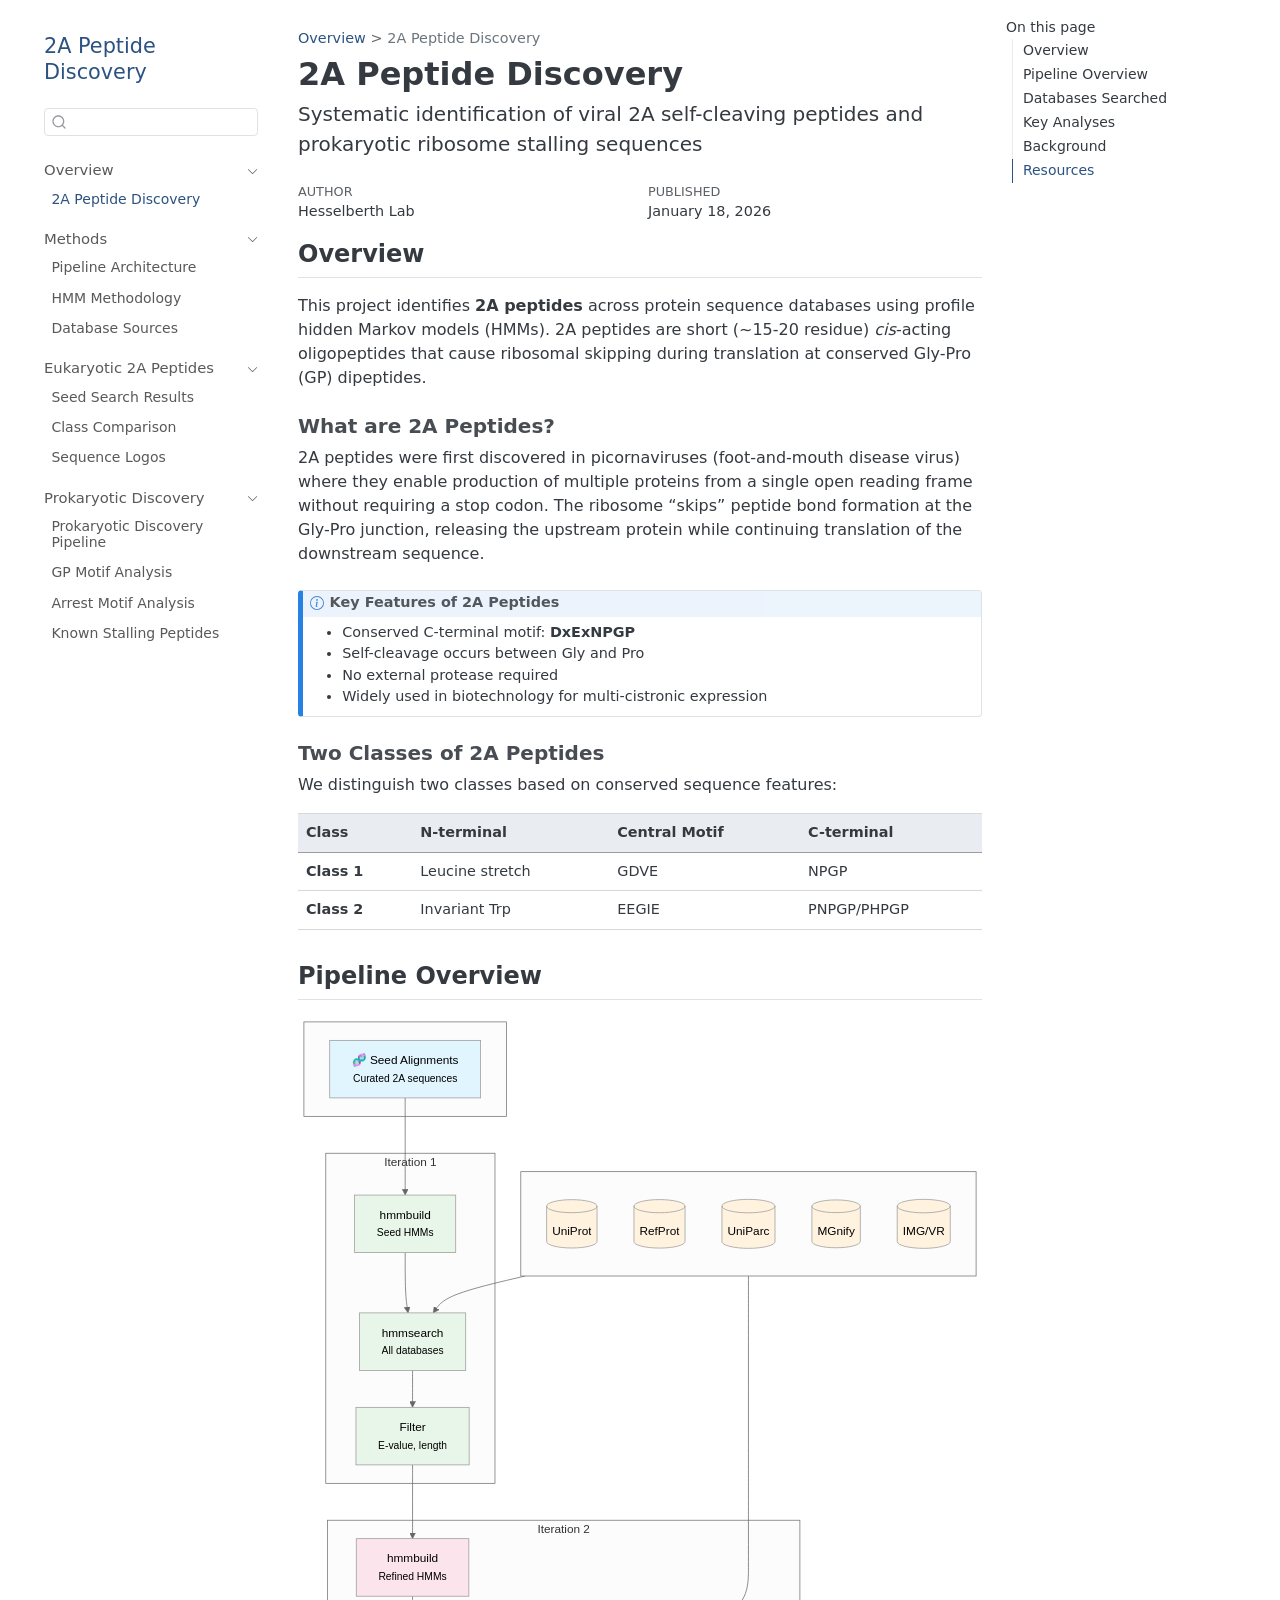
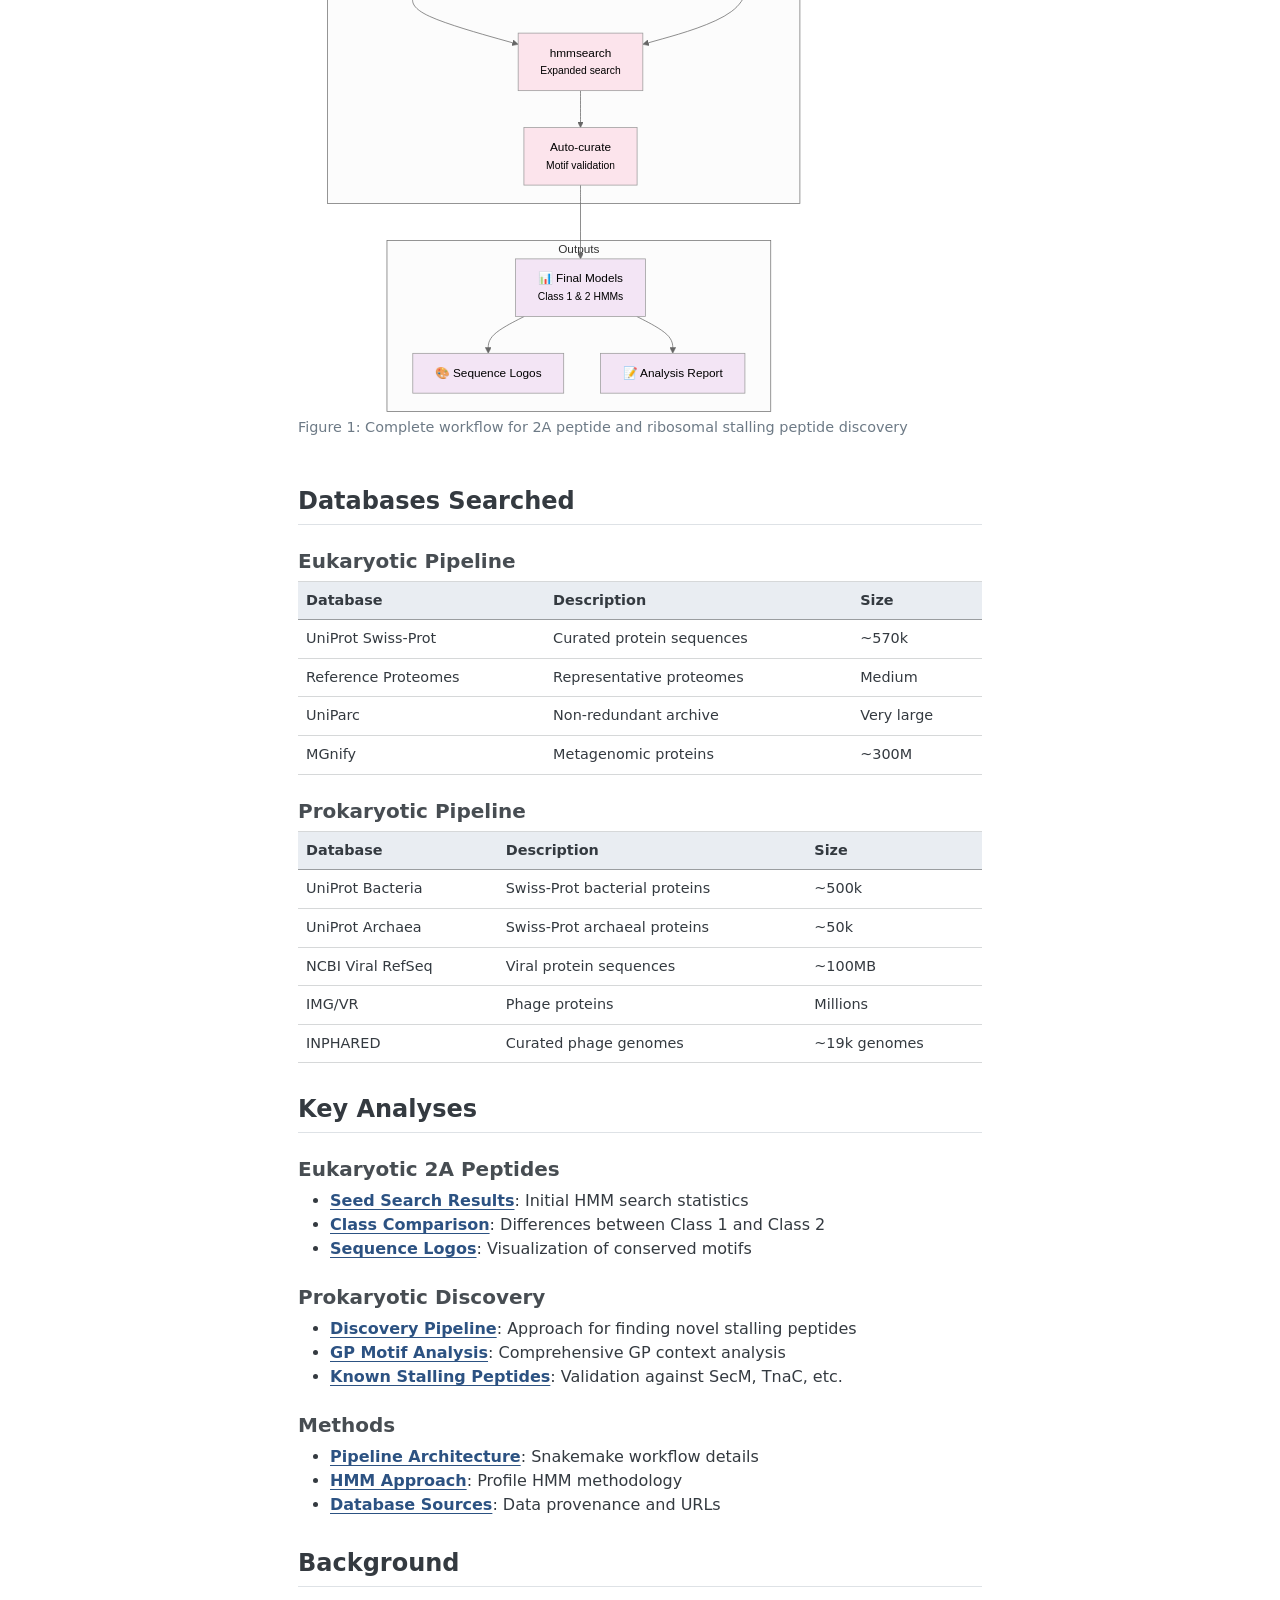
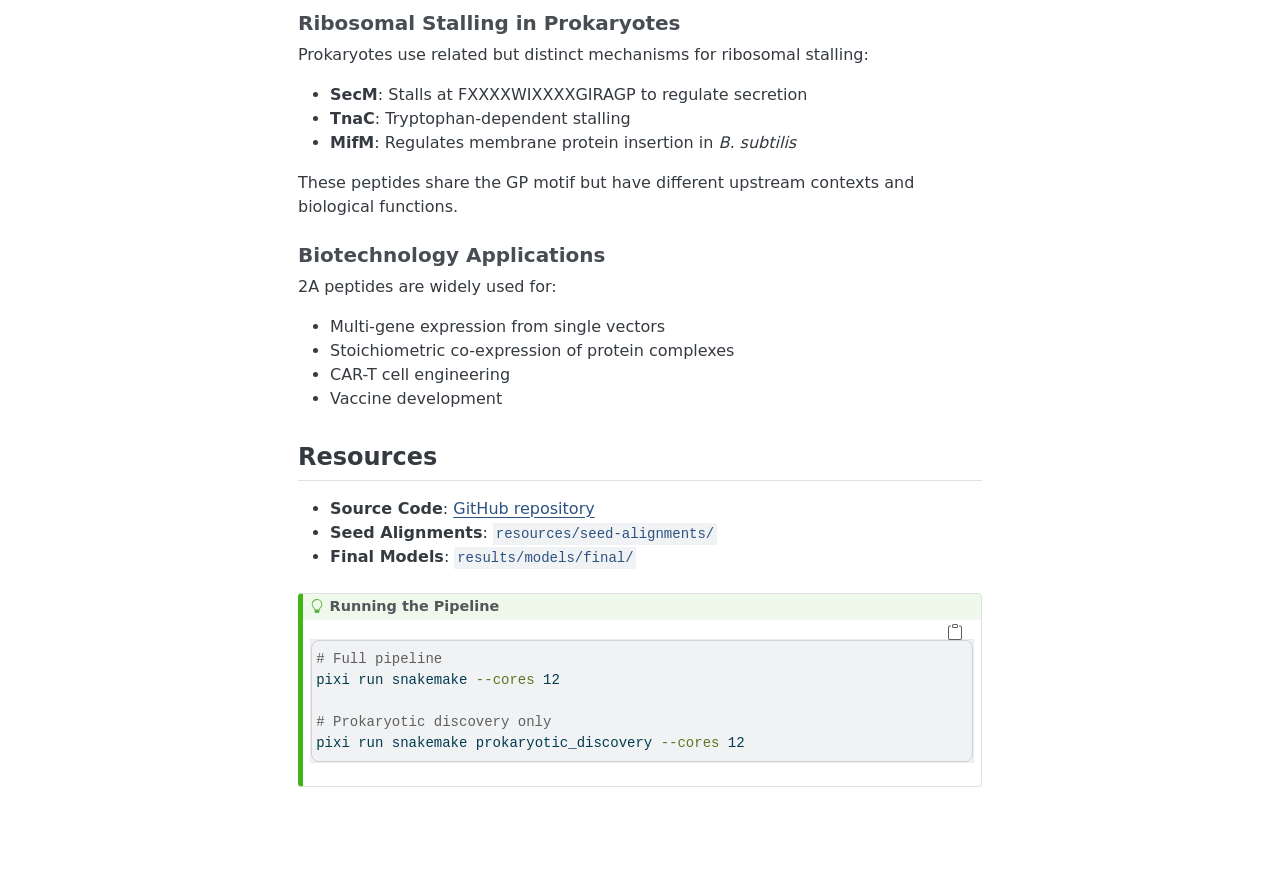
<file: index.html>
<!DOCTYPE html>
<html xmlns="http://www.w3.org/1999/xhtml" lang="en" xml:lang="en"><head>

<meta charset="utf-8">
<meta name="generator" content="quarto-1.8.26">

<meta name="viewport" content="width=device-width, initial-scale=1.0, user-scalable=yes">

<meta name="author" content="Hesselberth Lab">
<meta name="dcterms.date" content="2026-01-18">

<title>2A Peptide Discovery</title>
<style>
code{white-space: pre-wrap;}
span.smallcaps{font-variant: small-caps;}
div.columns{display: flex; gap: min(4vw, 1.5em);}
div.column{flex: auto; overflow-x: auto;}
div.hanging-indent{margin-left: 1.5em; text-indent: -1.5em;}
ul.task-list{list-style: none;}
ul.task-list li input[type="checkbox"] {
  width: 0.8em;
  margin: 0 0.8em 0.2em -1em; /* quarto-specific, see https://github.com/quarto-dev/quarto-cli/issues/4556 */ 
  vertical-align: middle;
}
/* CSS for syntax highlighting */
html { -webkit-text-size-adjust: 100%; }
pre > code.sourceCode { white-space: pre; position: relative; }
pre > code.sourceCode > span { display: inline-block; line-height: 1.25; }
pre > code.sourceCode > span:empty { height: 1.2em; }
.sourceCode { overflow: visible; }
code.sourceCode > span { color: inherit; text-decoration: inherit; }
div.sourceCode { margin: 1em 0; }
pre.sourceCode { margin: 0; }
@media screen {
div.sourceCode { overflow: auto; }
}
@media print {
pre > code.sourceCode { white-space: pre-wrap; }
pre > code.sourceCode > span { text-indent: -5em; padding-left: 5em; }
}
pre.numberSource code
  { counter-reset: source-line 0; }
pre.numberSource code > span
  { position: relative; left: -4em; counter-increment: source-line; }
pre.numberSource code > span > a:first-child::before
  { content: counter(source-line);
    position: relative; left: -1em; text-align: right; vertical-align: baseline;
    border: none; display: inline-block;
    -webkit-touch-callout: none; -webkit-user-select: none;
    -khtml-user-select: none; -moz-user-select: none;
    -ms-user-select: none; user-select: none;
    padding: 0 4px; width: 4em;
  }
pre.numberSource { margin-left: 3em;  padding-left: 4px; }
div.sourceCode
  {   }
@media screen {
pre > code.sourceCode > span > a:first-child::before { text-decoration: underline; }
}
</style>


<script src="site_libs/quarto-nav/quarto-nav.js"></script>
<script src="site_libs/quarto-nav/headroom.min.js"></script>
<script src="site_libs/clipboard/clipboard.min.js"></script>
<script src="site_libs/quarto-search/autocomplete.umd.js"></script>
<script src="site_libs/quarto-search/fuse.min.js"></script>
<script src="site_libs/quarto-search/quarto-search.js"></script>
<meta name="quarto:offset" content="./">
<script src="site_libs/quarto-html/quarto.js" type="module"></script>
<script src="site_libs/quarto-html/tabsets/tabsets.js" type="module"></script>
<script src="site_libs/quarto-html/axe/axe-check.js" type="module"></script>
<script src="site_libs/quarto-html/popper.min.js"></script>
<script src="site_libs/quarto-html/tippy.umd.min.js"></script>
<script src="site_libs/quarto-html/anchor.min.js"></script>
<link href="site_libs/quarto-html/tippy.css" rel="stylesheet">
<link href="site_libs/quarto-html/quarto-syntax-highlighting-91951b2397f5a16bc0a033bcc92477b2.css" rel="stylesheet" id="quarto-text-highlighting-styles">
<script src="site_libs/bootstrap/bootstrap.min.js"></script>
<link href="site_libs/bootstrap/bootstrap-icons.css" rel="stylesheet">
<link href="site_libs/bootstrap/bootstrap-e9e313386f1d278665fa88e252026886.min.css" rel="stylesheet" append-hash="true" id="quarto-bootstrap" data-mode="light">
<script id="quarto-search-options" type="application/json">{
  "location": "sidebar",
  "copy-button": false,
  "collapse-after": 3,
  "panel-placement": "start",
  "type": "textbox",
  "limit": 50,
  "keyboard-shortcut": [
    "f",
    "/",
    "s"
  ],
  "show-item-context": false,
  "language": {
    "search-no-results-text": "No results",
    "search-matching-documents-text": "matching documents",
    "search-copy-link-title": "Copy link to search",
    "search-hide-matches-text": "Hide additional matches",
    "search-more-match-text": "more match in this document",
    "search-more-matches-text": "more matches in this document",
    "search-clear-button-title": "Clear",
    "search-text-placeholder": "",
    "search-detached-cancel-button-title": "Cancel",
    "search-submit-button-title": "Submit",
    "search-label": "Search"
  }
}</script>
<meta name="mermaid-theme" content="neutral">
<script src="site_libs/quarto-diagram/mermaid.min.js"></script>
<script src="site_libs/quarto-diagram/mermaid-init.js"></script>
<link href="site_libs/quarto-diagram/mermaid.css" rel="stylesheet">


</head>

<body class="nav-sidebar floating quarto-light">

<div id="quarto-search-results"></div>
  <header id="quarto-header" class="headroom fixed-top">
  <nav class="quarto-secondary-nav">
    <div class="container-fluid d-flex">
      <button type="button" class="quarto-btn-toggle btn" data-bs-toggle="collapse" role="button" data-bs-target=".quarto-sidebar-collapse-item" aria-controls="quarto-sidebar" aria-expanded="false" aria-label="Toggle sidebar navigation" onclick="if (window.quartoToggleHeadroom) { window.quartoToggleHeadroom(); }">
        <i class="bi bi-layout-text-sidebar-reverse"></i>
      </button>
        <nav class="quarto-page-breadcrumbs" aria-label="breadcrumb"><ol class="breadcrumb"><li class="breadcrumb-item"><a href="./index.html">Overview</a></li><li class="breadcrumb-item"><a href="./index.html">2A Peptide Discovery</a></li></ol></nav>
        <a class="flex-grow-1" role="navigation" data-bs-toggle="collapse" data-bs-target=".quarto-sidebar-collapse-item" aria-controls="quarto-sidebar" aria-expanded="false" aria-label="Toggle sidebar navigation" onclick="if (window.quartoToggleHeadroom) { window.quartoToggleHeadroom(); }">      
        </a>
      <button type="button" class="btn quarto-search-button" aria-label="Search" onclick="window.quartoOpenSearch();">
        <i class="bi bi-search"></i>
      </button>
    </div>
  </nav>
</header>
<!-- content -->
<div id="quarto-content" class="quarto-container page-columns page-rows-contents page-layout-article">
<!-- sidebar -->
  <nav id="quarto-sidebar" class="sidebar collapse collapse-horizontal quarto-sidebar-collapse-item sidebar-navigation floating overflow-auto">
    <div class="pt-lg-2 mt-2 text-left sidebar-header">
    <div class="sidebar-title mb-0 py-0">
      <a href="./">2A Peptide Discovery</a> 
    </div>
      </div>
        <div class="mt-2 flex-shrink-0 align-items-center">
        <div class="sidebar-search">
        <div id="quarto-search" class="" title="Search"></div>
        </div>
        </div>
    <div class="sidebar-menu-container"> 
    <ul class="list-unstyled mt-1">
        <li class="sidebar-item sidebar-item-section">
      <div class="sidebar-item-container"> 
            <a class="sidebar-item-text sidebar-link text-start" data-bs-toggle="collapse" data-bs-target="#quarto-sidebar-section-1" role="navigation" aria-expanded="true">
 <span class="menu-text">Overview</span></a>
          <a class="sidebar-item-toggle text-start" data-bs-toggle="collapse" data-bs-target="#quarto-sidebar-section-1" role="navigation" aria-expanded="true" aria-label="Toggle section">
            <i class="bi bi-chevron-right ms-2"></i>
          </a> 
      </div>
      <ul id="quarto-sidebar-section-1" class="collapse list-unstyled sidebar-section depth1 show">  
          <li class="sidebar-item">
  <div class="sidebar-item-container"> 
  <a href="./index.html" class="sidebar-item-text sidebar-link active">
 <span class="menu-text">2A Peptide Discovery</span></a>
  </div>
</li>
      </ul>
  </li>
        <li class="sidebar-item sidebar-item-section">
      <div class="sidebar-item-container"> 
            <a class="sidebar-item-text sidebar-link text-start" data-bs-toggle="collapse" data-bs-target="#quarto-sidebar-section-2" role="navigation" aria-expanded="true">
 <span class="menu-text">Methods</span></a>
          <a class="sidebar-item-toggle text-start" data-bs-toggle="collapse" data-bs-target="#quarto-sidebar-section-2" role="navigation" aria-expanded="true" aria-label="Toggle section">
            <i class="bi bi-chevron-right ms-2"></i>
          </a> 
      </div>
      <ul id="quarto-sidebar-section-2" class="collapse list-unstyled sidebar-section depth1 show">  
          <li class="sidebar-item">
  <div class="sidebar-item-container"> 
  <a href="./methods/pipeline.html" class="sidebar-item-text sidebar-link">
 <span class="menu-text">Pipeline Architecture</span></a>
  </div>
</li>
          <li class="sidebar-item">
  <div class="sidebar-item-container"> 
  <a href="./methods/hmm-approach.html" class="sidebar-item-text sidebar-link">
 <span class="menu-text">HMM Methodology</span></a>
  </div>
</li>
          <li class="sidebar-item">
  <div class="sidebar-item-container"> 
  <a href="./methods/databases.html" class="sidebar-item-text sidebar-link">
 <span class="menu-text">Database Sources</span></a>
  </div>
</li>
      </ul>
  </li>
        <li class="sidebar-item sidebar-item-section">
      <div class="sidebar-item-container"> 
            <a class="sidebar-item-text sidebar-link text-start" data-bs-toggle="collapse" data-bs-target="#quarto-sidebar-section-3" role="navigation" aria-expanded="true">
 <span class="menu-text">Eukaryotic 2A Peptides</span></a>
          <a class="sidebar-item-toggle text-start" data-bs-toggle="collapse" data-bs-target="#quarto-sidebar-section-3" role="navigation" aria-expanded="true" aria-label="Toggle section">
            <i class="bi bi-chevron-right ms-2"></i>
          </a> 
      </div>
      <ul id="quarto-sidebar-section-3" class="collapse list-unstyled sidebar-section depth1 show">  
          <li class="sidebar-item">
  <div class="sidebar-item-container"> 
  <a href="./eukaryotic/seed-search.html" class="sidebar-item-text sidebar-link">
 <span class="menu-text">Seed Search Results</span></a>
  </div>
</li>
          <li class="sidebar-item">
  <div class="sidebar-item-container"> 
  <a href="./eukaryotic/class-comparison.html" class="sidebar-item-text sidebar-link">
 <span class="menu-text">Class Comparison</span></a>
  </div>
</li>
          <li class="sidebar-item">
  <div class="sidebar-item-container"> 
  <a href="./eukaryotic/sequence-logos.html" class="sidebar-item-text sidebar-link">
 <span class="menu-text">Sequence Logos</span></a>
  </div>
</li>
      </ul>
  </li>
        <li class="sidebar-item sidebar-item-section">
      <div class="sidebar-item-container"> 
            <a class="sidebar-item-text sidebar-link text-start" data-bs-toggle="collapse" data-bs-target="#quarto-sidebar-section-4" role="navigation" aria-expanded="true">
 <span class="menu-text">Prokaryotic Discovery</span></a>
          <a class="sidebar-item-toggle text-start" data-bs-toggle="collapse" data-bs-target="#quarto-sidebar-section-4" role="navigation" aria-expanded="true" aria-label="Toggle section">
            <i class="bi bi-chevron-right ms-2"></i>
          </a> 
      </div>
      <ul id="quarto-sidebar-section-4" class="collapse list-unstyled sidebar-section depth1 show">  
          <li class="sidebar-item">
  <div class="sidebar-item-container"> 
  <a href="./prokaryotic/discovery.html" class="sidebar-item-text sidebar-link">
 <span class="menu-text">Prokaryotic Discovery Pipeline</span></a>
  </div>
</li>
          <li class="sidebar-item">
  <div class="sidebar-item-container"> 
  <a href="./prokaryotic/gp-motifs.html" class="sidebar-item-text sidebar-link">
 <span class="menu-text">GP Motif Analysis</span></a>
  </div>
</li>
          <li class="sidebar-item">
  <div class="sidebar-item-container"> 
  <a href="./prokaryotic/arrest-motifs.html" class="sidebar-item-text sidebar-link">
 <span class="menu-text">Arrest Motif Analysis</span></a>
  </div>
</li>
          <li class="sidebar-item">
  <div class="sidebar-item-container"> 
  <a href="./prokaryotic/stalling-peptides.html" class="sidebar-item-text sidebar-link">
 <span class="menu-text">Known Stalling Peptides</span></a>
  </div>
</li>
      </ul>
  </li>
    </ul>
    </div>
</nav>
<div id="quarto-sidebar-glass" class="quarto-sidebar-collapse-item" data-bs-toggle="collapse" data-bs-target=".quarto-sidebar-collapse-item"></div>
<!-- margin-sidebar -->
    <div id="quarto-margin-sidebar" class="sidebar margin-sidebar">
        <nav id="TOC" role="doc-toc" class="toc-active">
    <h2 id="toc-title">On this page</h2>
   
  <ul>
  <li><a href="#overview" id="toc-overview" class="nav-link active" data-scroll-target="#overview">Overview</a>
  <ul class="collapse">
  <li><a href="#what-are-2a-peptides" id="toc-what-are-2a-peptides" class="nav-link" data-scroll-target="#what-are-2a-peptides">What are 2A Peptides?</a></li>
  <li><a href="#two-classes-of-2a-peptides" id="toc-two-classes-of-2a-peptides" class="nav-link" data-scroll-target="#two-classes-of-2a-peptides">Two Classes of 2A Peptides</a></li>
  </ul></li>
  <li><a href="#pipeline-overview" id="toc-pipeline-overview" class="nav-link" data-scroll-target="#pipeline-overview">Pipeline Overview</a></li>
  <li><a href="#databases-searched" id="toc-databases-searched" class="nav-link" data-scroll-target="#databases-searched">Databases Searched</a>
  <ul class="collapse">
  <li><a href="#eukaryotic-pipeline" id="toc-eukaryotic-pipeline" class="nav-link" data-scroll-target="#eukaryotic-pipeline">Eukaryotic Pipeline</a></li>
  <li><a href="#prokaryotic-pipeline" id="toc-prokaryotic-pipeline" class="nav-link" data-scroll-target="#prokaryotic-pipeline">Prokaryotic Pipeline</a></li>
  </ul></li>
  <li><a href="#key-analyses" id="toc-key-analyses" class="nav-link" data-scroll-target="#key-analyses">Key Analyses</a>
  <ul class="collapse">
  <li><a href="#eukaryotic-2a-peptides" id="toc-eukaryotic-2a-peptides" class="nav-link" data-scroll-target="#eukaryotic-2a-peptides">Eukaryotic 2A Peptides</a></li>
  <li><a href="#prokaryotic-discovery" id="toc-prokaryotic-discovery" class="nav-link" data-scroll-target="#prokaryotic-discovery">Prokaryotic Discovery</a></li>
  <li><a href="#methods" id="toc-methods" class="nav-link" data-scroll-target="#methods">Methods</a></li>
  </ul></li>
  <li><a href="#background" id="toc-background" class="nav-link" data-scroll-target="#background">Background</a>
  <ul class="collapse">
  <li><a href="#ribosomal-stalling-in-prokaryotes" id="toc-ribosomal-stalling-in-prokaryotes" class="nav-link" data-scroll-target="#ribosomal-stalling-in-prokaryotes">Ribosomal Stalling in Prokaryotes</a></li>
  <li><a href="#biotechnology-applications" id="toc-biotechnology-applications" class="nav-link" data-scroll-target="#biotechnology-applications">Biotechnology Applications</a></li>
  </ul></li>
  <li><a href="#resources" id="toc-resources" class="nav-link" data-scroll-target="#resources">Resources</a></li>
  </ul>
</nav>
    </div>
<!-- main -->
<main class="content" id="quarto-document-content">

<header id="title-block-header" class="quarto-title-block default"><nav class="quarto-page-breadcrumbs quarto-title-breadcrumbs d-none d-lg-block" aria-label="breadcrumb"><ol class="breadcrumb"><li class="breadcrumb-item"><a href="./index.html">Overview</a></li><li class="breadcrumb-item"><a href="./index.html">2A Peptide Discovery</a></li></ol></nav>
<div class="quarto-title">
<h1 class="title">2A Peptide Discovery</h1>
<p class="subtitle lead">Systematic identification of viral 2A self-cleaving peptides and prokaryotic ribosome stalling sequences</p>
</div>



<div class="quarto-title-meta">

    <div>
    <div class="quarto-title-meta-heading">Author</div>
    <div class="quarto-title-meta-contents">
             <p>Hesselberth Lab </p>
          </div>
  </div>
    
    <div>
    <div class="quarto-title-meta-heading">Published</div>
    <div class="quarto-title-meta-contents">
      <p class="date">January 18, 2026</p>
    </div>
  </div>
  
    
  </div>
  


</header>


<section id="overview" class="level2">
<h2 class="anchored" data-anchor-id="overview">Overview</h2>
<p>This project identifies <strong>2A peptides</strong> across protein sequence databases using profile hidden Markov models (HMMs). 2A peptides are short (~15-20 residue) <em>cis</em>-acting oligopeptides that cause ribosomal skipping during translation at conserved Gly-Pro (GP) dipeptides.</p>
<section id="what-are-2a-peptides" class="level3">
<h3 class="anchored" data-anchor-id="what-are-2a-peptides">What are 2A Peptides?</h3>
<p>2A peptides were first discovered in picornaviruses (foot-and-mouth disease virus) where they enable production of multiple proteins from a single open reading frame without requiring a stop codon. The ribosome “skips” peptide bond formation at the Gly-Pro junction, releasing the upstream protein while continuing translation of the downstream sequence.</p>
<div class="callout callout-style-default callout-note callout-titled">
<div class="callout-header d-flex align-content-center">
<div class="callout-icon-container">
<i class="callout-icon"></i>
</div>
<div class="callout-title-container flex-fill">
<span class="screen-reader-only">Note</span>Key Features of 2A Peptides
</div>
</div>
<div class="callout-body-container callout-body">
<ul>
<li>Conserved C-terminal motif: <strong>DxExNPGP</strong></li>
<li>Self-cleavage occurs between Gly and Pro</li>
<li>No external protease required</li>
<li>Widely used in biotechnology for multi-cistronic expression</li>
</ul>
</div>
</div>
</section>
<section id="two-classes-of-2a-peptides" class="level3">
<h3 class="anchored" data-anchor-id="two-classes-of-2a-peptides">Two Classes of 2A Peptides</h3>
<p>We distinguish two classes based on conserved sequence features:</p>
<table class="caption-top table">
<thead>
<tr class="header">
<th>Class</th>
<th>N-terminal</th>
<th>Central Motif</th>
<th>C-terminal</th>
</tr>
</thead>
<tbody>
<tr class="odd">
<td><strong>Class 1</strong></td>
<td>Leucine stretch</td>
<td>GDVE</td>
<td>NPGP</td>
</tr>
<tr class="even">
<td><strong>Class 2</strong></td>
<td>Invariant Trp</td>
<td>EEGIE</td>
<td>PNPGP/PHPGP</td>
</tr>
</tbody>
</table>
</section>
</section>
<section id="pipeline-overview" class="level2">
<h2 class="anchored" data-anchor-id="pipeline-overview">Pipeline Overview</h2>
<div class="cell" data-layout-align="default">
<div class="cell-output-display">
<div id="fig-pipeline" class="quarto-float quarto-figure quarto-figure-center anchored">
<figure class="quarto-float quarto-float-fig figure">
<div aria-describedby="fig-pipeline-caption-0ceaefa1-69ba-4598-a22c-09a6ac19f8ca">
<div>
<pre class="mermaid mermaid-js" data-label="fig-pipeline">flowchart TB
    subgraph inputs[" "]
        direction TB
        Seeds["🧬 Seed Alignments&lt;br/&gt;&lt;small&gt;Curated 2A sequences&lt;/small&gt;"]
        style Seeds fill:#e1f5fe
    end

    subgraph databases[" "]
        direction TB
        UniProt[(UniProt)]
        RefProt[(RefProt)]
        UniParc[(UniParc)]
        MGnify[(MGnify)]
        IMGVR[(IMG/VR)]
        style UniProt fill:#fff3e0
        style RefProt fill:#fff3e0
        style UniParc fill:#fff3e0
        style MGnify fill:#fff3e0
        style IMGVR fill:#fff3e0
    end

    subgraph iteration1["Iteration 1"]
        direction TB
        HMM1["hmmbuild&lt;br/&gt;&lt;small&gt;Seed HMMs&lt;/small&gt;"]
        Search1["hmmsearch&lt;br/&gt;&lt;small&gt;All databases&lt;/small&gt;"]
        Filter1["Filter&lt;br/&gt;&lt;small&gt;E-value, length&lt;/small&gt;"]
        style HMM1 fill:#e8f5e9
        style Search1 fill:#e8f5e9
        style Filter1 fill:#e8f5e9
    end

    subgraph iteration2["Iteration 2"]
        direction TB
        HMM2["hmmbuild&lt;br/&gt;&lt;small&gt;Refined HMMs&lt;/small&gt;"]
        Search2["hmmsearch&lt;br/&gt;&lt;small&gt;Expanded search&lt;/small&gt;"]
        Curate["Auto-curate&lt;br/&gt;&lt;small&gt;Motif validation&lt;/small&gt;"]
        style HMM2 fill:#fce4ec
        style Search2 fill:#fce4ec
        style Curate fill:#fce4ec
    end

    subgraph outputs["Outputs"]
        direction TB
        FinalHMM["📊 Final Models&lt;br/&gt;&lt;small&gt;Class 1 &amp; 2 HMMs&lt;/small&gt;"]
        Logos["🎨 Sequence Logos"]
        Report["📝 Analysis Report"]
        style FinalHMM fill:#f3e5f5
        style Logos fill:#f3e5f5
        style Report fill:#f3e5f5
    end

    Seeds --&gt; HMM1
    HMM1 --&gt; Search1
    databases --&gt; Search1
    Search1 --&gt; Filter1
    Filter1 --&gt; HMM2
    HMM2 --&gt; Search2
    databases --&gt; Search2
    Search2 --&gt; Curate
    Curate --&gt; FinalHMM
    FinalHMM --&gt; Logos
    FinalHMM --&gt; Report
</pre>
</div>
</div>
<figcaption class="quarto-float-caption-bottom quarto-float-caption quarto-float-fig" id="fig-pipeline-caption-0ceaefa1-69ba-4598-a22c-09a6ac19f8ca">
Figure&nbsp;1: Complete workflow for 2A peptide and ribosomal stalling peptide discovery
</figcaption>
</figure>
</div>
</div>
</div>
</section>
<section id="databases-searched" class="level2">
<h2 class="anchored" data-anchor-id="databases-searched">Databases Searched</h2>
<section id="eukaryotic-pipeline" class="level3">
<h3 class="anchored" data-anchor-id="eukaryotic-pipeline">Eukaryotic Pipeline</h3>
<table class="caption-top table">
<thead>
<tr class="header">
<th>Database</th>
<th>Description</th>
<th>Size</th>
</tr>
</thead>
<tbody>
<tr class="odd">
<td>UniProt Swiss-Prot</td>
<td>Curated protein sequences</td>
<td>~570k</td>
</tr>
<tr class="even">
<td>Reference Proteomes</td>
<td>Representative proteomes</td>
<td>Medium</td>
</tr>
<tr class="odd">
<td>UniParc</td>
<td>Non-redundant archive</td>
<td>Very large</td>
</tr>
<tr class="even">
<td>MGnify</td>
<td>Metagenomic proteins</td>
<td>~300M</td>
</tr>
</tbody>
</table>
</section>
<section id="prokaryotic-pipeline" class="level3">
<h3 class="anchored" data-anchor-id="prokaryotic-pipeline">Prokaryotic Pipeline</h3>
<table class="caption-top table">
<thead>
<tr class="header">
<th>Database</th>
<th>Description</th>
<th>Size</th>
</tr>
</thead>
<tbody>
<tr class="odd">
<td>UniProt Bacteria</td>
<td>Swiss-Prot bacterial proteins</td>
<td>~500k</td>
</tr>
<tr class="even">
<td>UniProt Archaea</td>
<td>Swiss-Prot archaeal proteins</td>
<td>~50k</td>
</tr>
<tr class="odd">
<td>NCBI Viral RefSeq</td>
<td>Viral protein sequences</td>
<td>~100MB</td>
</tr>
<tr class="even">
<td>IMG/VR</td>
<td>Phage proteins</td>
<td>Millions</td>
</tr>
<tr class="odd">
<td>INPHARED</td>
<td>Curated phage genomes</td>
<td>~19k genomes</td>
</tr>
</tbody>
</table>
</section>
</section>
<section id="key-analyses" class="level2">
<h2 class="anchored" data-anchor-id="key-analyses">Key Analyses</h2>
<section id="eukaryotic-2a-peptides" class="level3">
<h3 class="anchored" data-anchor-id="eukaryotic-2a-peptides">Eukaryotic 2A Peptides</h3>
<ul>
<li><a href="./eukaryotic/seed-search.html"><strong>Seed Search Results</strong></a>: Initial HMM search statistics</li>
<li><a href="./eukaryotic/class-comparison.html"><strong>Class Comparison</strong></a>: Differences between Class 1 and Class 2</li>
<li><a href="./eukaryotic/sequence-logos.html"><strong>Sequence Logos</strong></a>: Visualization of conserved motifs</li>
</ul>
</section>
<section id="prokaryotic-discovery" class="level3">
<h3 class="anchored" data-anchor-id="prokaryotic-discovery">Prokaryotic Discovery</h3>
<ul>
<li><a href="./prokaryotic/discovery.html"><strong>Discovery Pipeline</strong></a>: Approach for finding novel stalling peptides</li>
<li><a href="./prokaryotic/gp-motifs.html"><strong>GP Motif Analysis</strong></a>: Comprehensive GP context analysis</li>
<li><a href="./prokaryotic/stalling-peptides.html"><strong>Known Stalling Peptides</strong></a>: Validation against SecM, TnaC, etc.</li>
</ul>
</section>
<section id="methods" class="level3">
<h3 class="anchored" data-anchor-id="methods">Methods</h3>
<ul>
<li><a href="./methods/pipeline.html"><strong>Pipeline Architecture</strong></a>: Snakemake workflow details</li>
<li><a href="./methods/hmm-approach.html"><strong>HMM Approach</strong></a>: Profile HMM methodology</li>
<li><a href="./methods/databases.html"><strong>Database Sources</strong></a>: Data provenance and URLs</li>
</ul>
</section>
</section>
<section id="background" class="level2">
<h2 class="anchored" data-anchor-id="background">Background</h2>
<section id="ribosomal-stalling-in-prokaryotes" class="level3">
<h3 class="anchored" data-anchor-id="ribosomal-stalling-in-prokaryotes">Ribosomal Stalling in Prokaryotes</h3>
<p>Prokaryotes use related but distinct mechanisms for ribosomal stalling:</p>
<ul>
<li><strong>SecM</strong>: Stalls at FXXXXWIXXXXGIRAGP to regulate secretion</li>
<li><strong>TnaC</strong>: Tryptophan-dependent stalling</li>
<li><strong>MifM</strong>: Regulates membrane protein insertion in <em>B. subtilis</em></li>
</ul>
<p>These peptides share the GP motif but have different upstream contexts and biological functions.</p>
</section>
<section id="biotechnology-applications" class="level3">
<h3 class="anchored" data-anchor-id="biotechnology-applications">Biotechnology Applications</h3>
<p>2A peptides are widely used for:</p>
<ul>
<li>Multi-gene expression from single vectors</li>
<li>Stoichiometric co-expression of protein complexes</li>
<li>CAR-T cell engineering</li>
<li>Vaccine development</li>
</ul>
</section>
</section>
<section id="resources" class="level2">
<h2 class="anchored" data-anchor-id="resources">Resources</h2>
<ul>
<li><strong>Source Code</strong>: <a href="https://github.com/rnabioco/2a-peptide-search">GitHub repository</a></li>
<li><strong>Seed Alignments</strong>: <code>resources/seed-alignments/</code></li>
<li><strong>Final Models</strong>: <code>results/models/final/</code></li>
</ul>
<div class="callout callout-style-default callout-tip callout-titled">
<div class="callout-header d-flex align-content-center">
<div class="callout-icon-container">
<i class="callout-icon"></i>
</div>
<div class="callout-title-container flex-fill">
<span class="screen-reader-only">Tip</span>Running the Pipeline
</div>
</div>
<div class="callout-body-container callout-body">
<div class="code-copy-outer-scaffold"><div class="sourceCode" id="cb1"><pre class="sourceCode bash code-with-copy"><code class="sourceCode bash"><span id="cb1-1"><a href="#cb1-1" aria-hidden="true" tabindex="-1"></a><span class="co"># Full pipeline</span></span>
<span id="cb1-2"><a href="#cb1-2" aria-hidden="true" tabindex="-1"></a><span class="ex">pixi</span> run snakemake <span class="at">--cores</span> 12</span>
<span id="cb1-3"><a href="#cb1-3" aria-hidden="true" tabindex="-1"></a></span>
<span id="cb1-4"><a href="#cb1-4" aria-hidden="true" tabindex="-1"></a><span class="co"># Prokaryotic discovery only</span></span>
<span id="cb1-5"><a href="#cb1-5" aria-hidden="true" tabindex="-1"></a><span class="ex">pixi</span> run snakemake prokaryotic_discovery <span class="at">--cores</span> 12</span></code></pre></div><button title="Copy to Clipboard" class="code-copy-button"><i class="bi"></i></button></div>
</div>
</div>


</section>

</main> <!-- /main -->
<script id="quarto-html-after-body" type="application/javascript">
  window.document.addEventListener("DOMContentLoaded", function (event) {
    const icon = "";
    const anchorJS = new window.AnchorJS();
    anchorJS.options = {
      placement: 'right',
      icon: icon
    };
    anchorJS.add('.anchored');
    const isCodeAnnotation = (el) => {
      for (const clz of el.classList) {
        if (clz.startsWith('code-annotation-')) {                     
          return true;
        }
      }
      return false;
    }
    const onCopySuccess = function(e) {
      // button target
      const button = e.trigger;
      // don't keep focus
      button.blur();
      // flash "checked"
      button.classList.add('code-copy-button-checked');
      var currentTitle = button.getAttribute("title");
      button.setAttribute("title", "Copied!");
      let tooltip;
      if (window.bootstrap) {
        button.setAttribute("data-bs-toggle", "tooltip");
        button.setAttribute("data-bs-placement", "left");
        button.setAttribute("data-bs-title", "Copied!");
        tooltip = new bootstrap.Tooltip(button, 
          { trigger: "manual", 
            customClass: "code-copy-button-tooltip",
            offset: [0, -8]});
        tooltip.show();    
      }
      setTimeout(function() {
        if (tooltip) {
          tooltip.hide();
          button.removeAttribute("data-bs-title");
          button.removeAttribute("data-bs-toggle");
          button.removeAttribute("data-bs-placement");
        }
        button.setAttribute("title", currentTitle);
        button.classList.remove('code-copy-button-checked');
      }, 1000);
      // clear code selection
      e.clearSelection();
    }
    const getTextToCopy = function(trigger) {
      const outerScaffold = trigger.parentElement.cloneNode(true);
      const codeEl = outerScaffold.querySelector('code');
      for (const childEl of codeEl.children) {
        if (isCodeAnnotation(childEl)) {
          childEl.remove();
        }
      }
      return codeEl.innerText;
    }
    const clipboard = new window.ClipboardJS('.code-copy-button:not([data-in-quarto-modal])', {
      text: getTextToCopy
    });
    clipboard.on('success', onCopySuccess);
    if (window.document.getElementById('quarto-embedded-source-code-modal')) {
      const clipboardModal = new window.ClipboardJS('.code-copy-button[data-in-quarto-modal]', {
        text: getTextToCopy,
        container: window.document.getElementById('quarto-embedded-source-code-modal')
      });
      clipboardModal.on('success', onCopySuccess);
    }
      var localhostRegex = new RegExp(/^(?:http|https):\/\/localhost\:?[0-9]*\//);
      var mailtoRegex = new RegExp(/^mailto:/);
        var filterRegex = new RegExp("https:\/\/rnabioco\.github\.io\/2a-peptide-search\/");
      var isInternal = (href) => {
          return filterRegex.test(href) || localhostRegex.test(href) || mailtoRegex.test(href);
      }
      // Inspect non-navigation links and adorn them if external
     var links = window.document.querySelectorAll('a[href]:not(.nav-link):not(.navbar-brand):not(.toc-action):not(.sidebar-link):not(.sidebar-item-toggle):not(.pagination-link):not(.no-external):not([aria-hidden]):not(.dropdown-item):not(.quarto-navigation-tool):not(.about-link)');
      for (var i=0; i<links.length; i++) {
        const link = links[i];
        if (!isInternal(link.href)) {
          // undo the damage that might have been done by quarto-nav.js in the case of
          // links that we want to consider external
          if (link.dataset.originalHref !== undefined) {
            link.href = link.dataset.originalHref;
          }
        }
      }
    function tippyHover(el, contentFn, onTriggerFn, onUntriggerFn) {
      const config = {
        allowHTML: true,
        maxWidth: 500,
        delay: 100,
        arrow: false,
        appendTo: function(el) {
            return el.parentElement;
        },
        interactive: true,
        interactiveBorder: 10,
        theme: 'quarto',
        placement: 'bottom-start',
      };
      if (contentFn) {
        config.content = contentFn;
      }
      if (onTriggerFn) {
        config.onTrigger = onTriggerFn;
      }
      if (onUntriggerFn) {
        config.onUntrigger = onUntriggerFn;
      }
      window.tippy(el, config); 
    }
    const noterefs = window.document.querySelectorAll('a[role="doc-noteref"]');
    for (var i=0; i<noterefs.length; i++) {
      const ref = noterefs[i];
      tippyHover(ref, function() {
        // use id or data attribute instead here
        let href = ref.getAttribute('data-footnote-href') || ref.getAttribute('href');
        try { href = new URL(href).hash; } catch {}
        const id = href.replace(/^#\/?/, "");
        const note = window.document.getElementById(id);
        if (note) {
          return note.innerHTML;
        } else {
          return "";
        }
      });
    }
    const xrefs = window.document.querySelectorAll('a.quarto-xref');
    const processXRef = (id, note) => {
      // Strip column container classes
      const stripColumnClz = (el) => {
        el.classList.remove("page-full", "page-columns");
        if (el.children) {
          for (const child of el.children) {
            stripColumnClz(child);
          }
        }
      }
      stripColumnClz(note)
      if (id === null || id.startsWith('sec-')) {
        // Special case sections, only their first couple elements
        const container = document.createElement("div");
        if (note.children && note.children.length > 2) {
          container.appendChild(note.children[0].cloneNode(true));
          for (let i = 1; i < note.children.length; i++) {
            const child = note.children[i];
            if (child.tagName === "P" && child.innerText === "") {
              continue;
            } else {
              container.appendChild(child.cloneNode(true));
              break;
            }
          }
          if (window.Quarto?.typesetMath) {
            window.Quarto.typesetMath(container);
          }
          return container.innerHTML
        } else {
          if (window.Quarto?.typesetMath) {
            window.Quarto.typesetMath(note);
          }
          return note.innerHTML;
        }
      } else {
        // Remove any anchor links if they are present
        const anchorLink = note.querySelector('a.anchorjs-link');
        if (anchorLink) {
          anchorLink.remove();
        }
        if (window.Quarto?.typesetMath) {
          window.Quarto.typesetMath(note);
        }
        if (note.classList.contains("callout")) {
          return note.outerHTML;
        } else {
          return note.innerHTML;
        }
      }
    }
    for (var i=0; i<xrefs.length; i++) {
      const xref = xrefs[i];
      tippyHover(xref, undefined, function(instance) {
        instance.disable();
        let url = xref.getAttribute('href');
        let hash = undefined; 
        if (url.startsWith('#')) {
          hash = url;
        } else {
          try { hash = new URL(url).hash; } catch {}
        }
        if (hash) {
          const id = hash.replace(/^#\/?/, "");
          const note = window.document.getElementById(id);
          if (note !== null) {
            try {
              const html = processXRef(id, note.cloneNode(true));
              instance.setContent(html);
            } finally {
              instance.enable();
              instance.show();
            }
          } else {
            // See if we can fetch this
            fetch(url.split('#')[0])
            .then(res => res.text())
            .then(html => {
              const parser = new DOMParser();
              const htmlDoc = parser.parseFromString(html, "text/html");
              const note = htmlDoc.getElementById(id);
              if (note !== null) {
                const html = processXRef(id, note);
                instance.setContent(html);
              } 
            }).finally(() => {
              instance.enable();
              instance.show();
            });
          }
        } else {
          // See if we can fetch a full url (with no hash to target)
          // This is a special case and we should probably do some content thinning / targeting
          fetch(url)
          .then(res => res.text())
          .then(html => {
            const parser = new DOMParser();
            const htmlDoc = parser.parseFromString(html, "text/html");
            const note = htmlDoc.querySelector('main.content');
            if (note !== null) {
              // This should only happen for chapter cross references
              // (since there is no id in the URL)
              // remove the first header
              if (note.children.length > 0 && note.children[0].tagName === "HEADER") {
                note.children[0].remove();
              }
              const html = processXRef(null, note);
              instance.setContent(html);
            } 
          }).finally(() => {
            instance.enable();
            instance.show();
          });
        }
      }, function(instance) {
      });
    }
        let selectedAnnoteEl;
        const selectorForAnnotation = ( cell, annotation) => {
          let cellAttr = 'data-code-cell="' + cell + '"';
          let lineAttr = 'data-code-annotation="' +  annotation + '"';
          const selector = 'span[' + cellAttr + '][' + lineAttr + ']';
          return selector;
        }
        const selectCodeLines = (annoteEl) => {
          const doc = window.document;
          const targetCell = annoteEl.getAttribute("data-target-cell");
          const targetAnnotation = annoteEl.getAttribute("data-target-annotation");
          const annoteSpan = window.document.querySelector(selectorForAnnotation(targetCell, targetAnnotation));
          const lines = annoteSpan.getAttribute("data-code-lines").split(",");
          const lineIds = lines.map((line) => {
            return targetCell + "-" + line;
          })
          let top = null;
          let height = null;
          let parent = null;
          if (lineIds.length > 0) {
              //compute the position of the single el (top and bottom and make a div)
              const el = window.document.getElementById(lineIds[0]);
              top = el.offsetTop;
              height = el.offsetHeight;
              parent = el.parentElement.parentElement;
            if (lineIds.length > 1) {
              const lastEl = window.document.getElementById(lineIds[lineIds.length - 1]);
              const bottom = lastEl.offsetTop + lastEl.offsetHeight;
              height = bottom - top;
            }
            if (top !== null && height !== null && parent !== null) {
              // cook up a div (if necessary) and position it 
              let div = window.document.getElementById("code-annotation-line-highlight");
              if (div === null) {
                div = window.document.createElement("div");
                div.setAttribute("id", "code-annotation-line-highlight");
                div.style.position = 'absolute';
                parent.appendChild(div);
              }
              div.style.top = top - 2 + "px";
              div.style.height = height + 4 + "px";
              div.style.left = 0;
              let gutterDiv = window.document.getElementById("code-annotation-line-highlight-gutter");
              if (gutterDiv === null) {
                gutterDiv = window.document.createElement("div");
                gutterDiv.setAttribute("id", "code-annotation-line-highlight-gutter");
                gutterDiv.style.position = 'absolute';
                const codeCell = window.document.getElementById(targetCell);
                const gutter = codeCell.querySelector('.code-annotation-gutter');
                gutter.appendChild(gutterDiv);
              }
              gutterDiv.style.top = top - 2 + "px";
              gutterDiv.style.height = height + 4 + "px";
            }
            selectedAnnoteEl = annoteEl;
          }
        };
        const unselectCodeLines = () => {
          const elementsIds = ["code-annotation-line-highlight", "code-annotation-line-highlight-gutter"];
          elementsIds.forEach((elId) => {
            const div = window.document.getElementById(elId);
            if (div) {
              div.remove();
            }
          });
          selectedAnnoteEl = undefined;
        };
          // Handle positioning of the toggle
      window.addEventListener(
        "resize",
        throttle(() => {
          elRect = undefined;
          if (selectedAnnoteEl) {
            selectCodeLines(selectedAnnoteEl);
          }
        }, 10)
      );
      function throttle(fn, ms) {
      let throttle = false;
      let timer;
        return (...args) => {
          if(!throttle) { // first call gets through
              fn.apply(this, args);
              throttle = true;
          } else { // all the others get throttled
              if(timer) clearTimeout(timer); // cancel #2
              timer = setTimeout(() => {
                fn.apply(this, args);
                timer = throttle = false;
              }, ms);
          }
        };
      }
        // Attach click handler to the DT
        const annoteDls = window.document.querySelectorAll('dt[data-target-cell]');
        for (const annoteDlNode of annoteDls) {
          annoteDlNode.addEventListener('click', (event) => {
            const clickedEl = event.target;
            if (clickedEl !== selectedAnnoteEl) {
              unselectCodeLines();
              const activeEl = window.document.querySelector('dt[data-target-cell].code-annotation-active');
              if (activeEl) {
                activeEl.classList.remove('code-annotation-active');
              }
              selectCodeLines(clickedEl);
              clickedEl.classList.add('code-annotation-active');
            } else {
              // Unselect the line
              unselectCodeLines();
              clickedEl.classList.remove('code-annotation-active');
            }
          });
        }
    const findCites = (el) => {
      const parentEl = el.parentElement;
      if (parentEl) {
        const cites = parentEl.dataset.cites;
        if (cites) {
          return {
            el,
            cites: cites.split(' ')
          };
        } else {
          return findCites(el.parentElement)
        }
      } else {
        return undefined;
      }
    };
    var bibliorefs = window.document.querySelectorAll('a[role="doc-biblioref"]');
    for (var i=0; i<bibliorefs.length; i++) {
      const ref = bibliorefs[i];
      const citeInfo = findCites(ref);
      if (citeInfo) {
        tippyHover(citeInfo.el, function() {
          var popup = window.document.createElement('div');
          citeInfo.cites.forEach(function(cite) {
            var citeDiv = window.document.createElement('div');
            citeDiv.classList.add('hanging-indent');
            citeDiv.classList.add('csl-entry');
            var biblioDiv = window.document.getElementById('ref-' + cite);
            if (biblioDiv) {
              citeDiv.innerHTML = biblioDiv.innerHTML;
            }
            popup.appendChild(citeDiv);
          });
          return popup.innerHTML;
        });
      }
    }
  });
  </script>
</div> <!-- /content -->




</body></html>
</file>
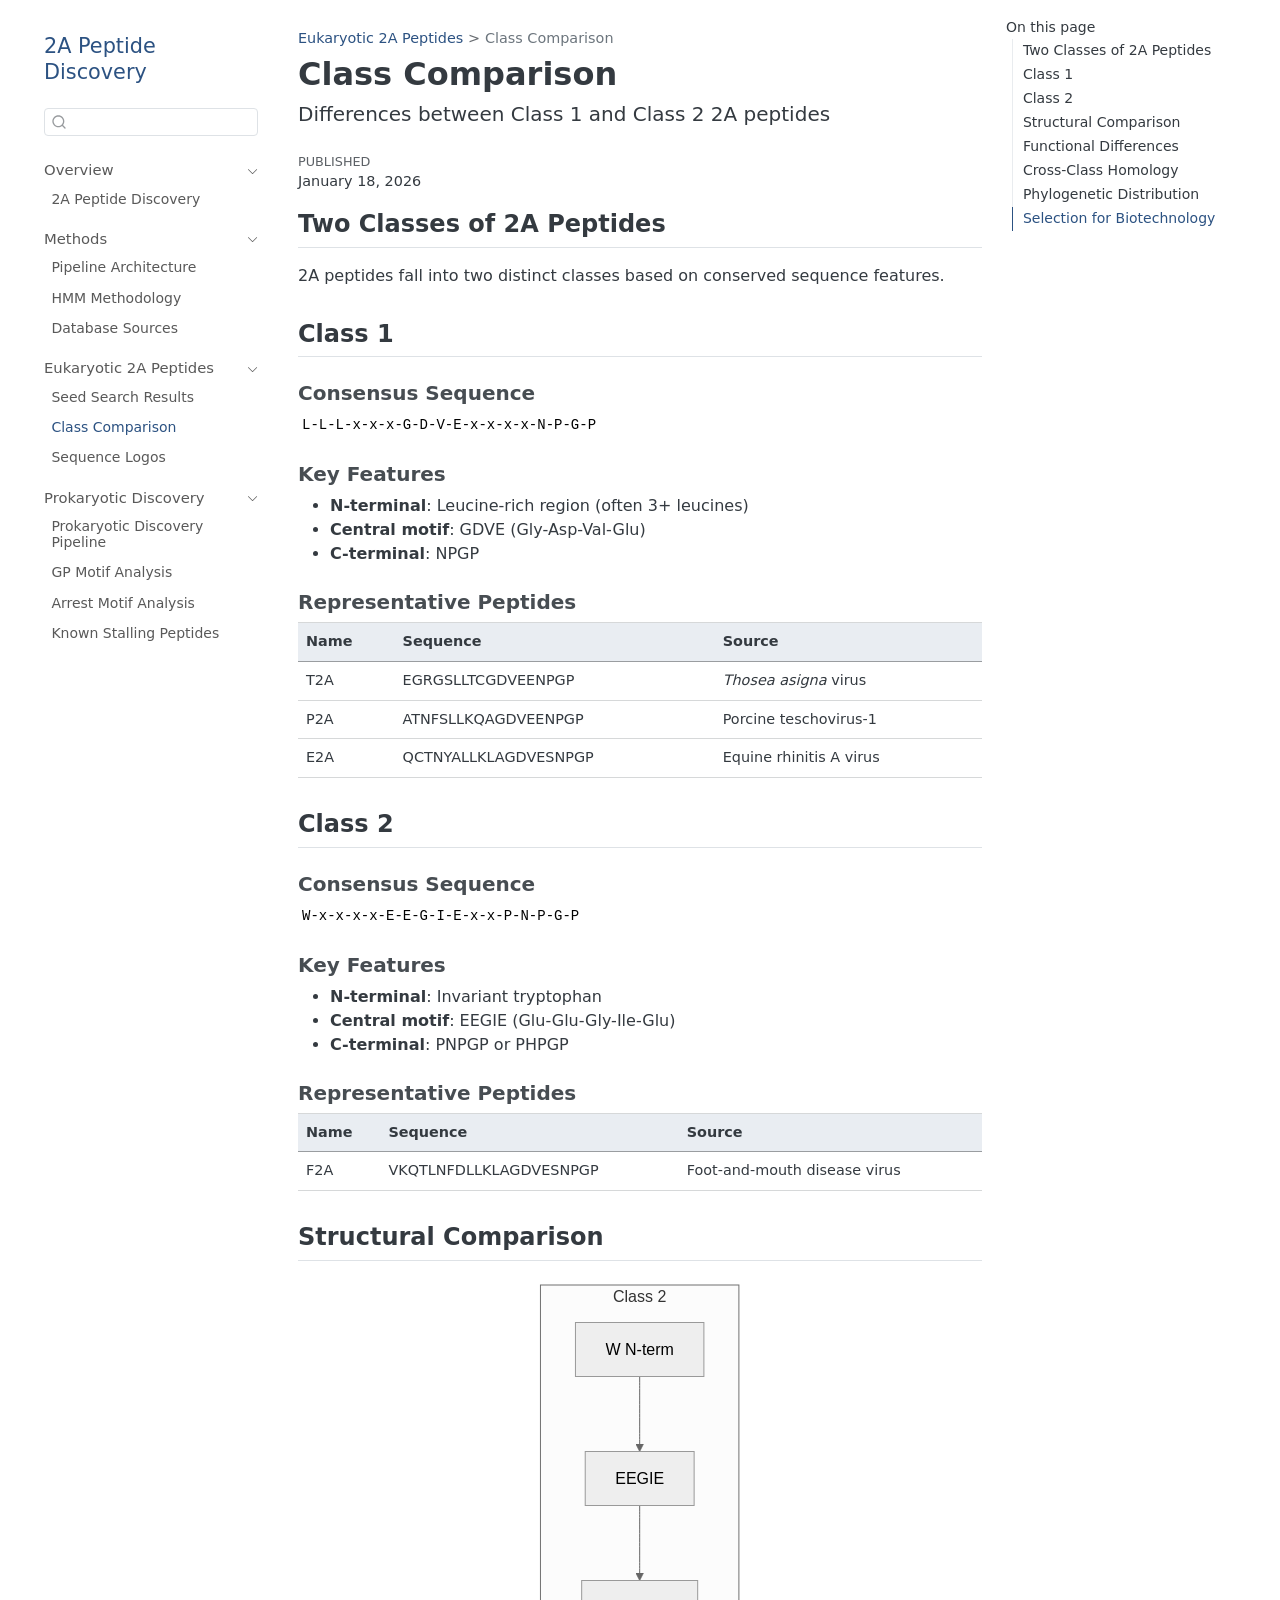
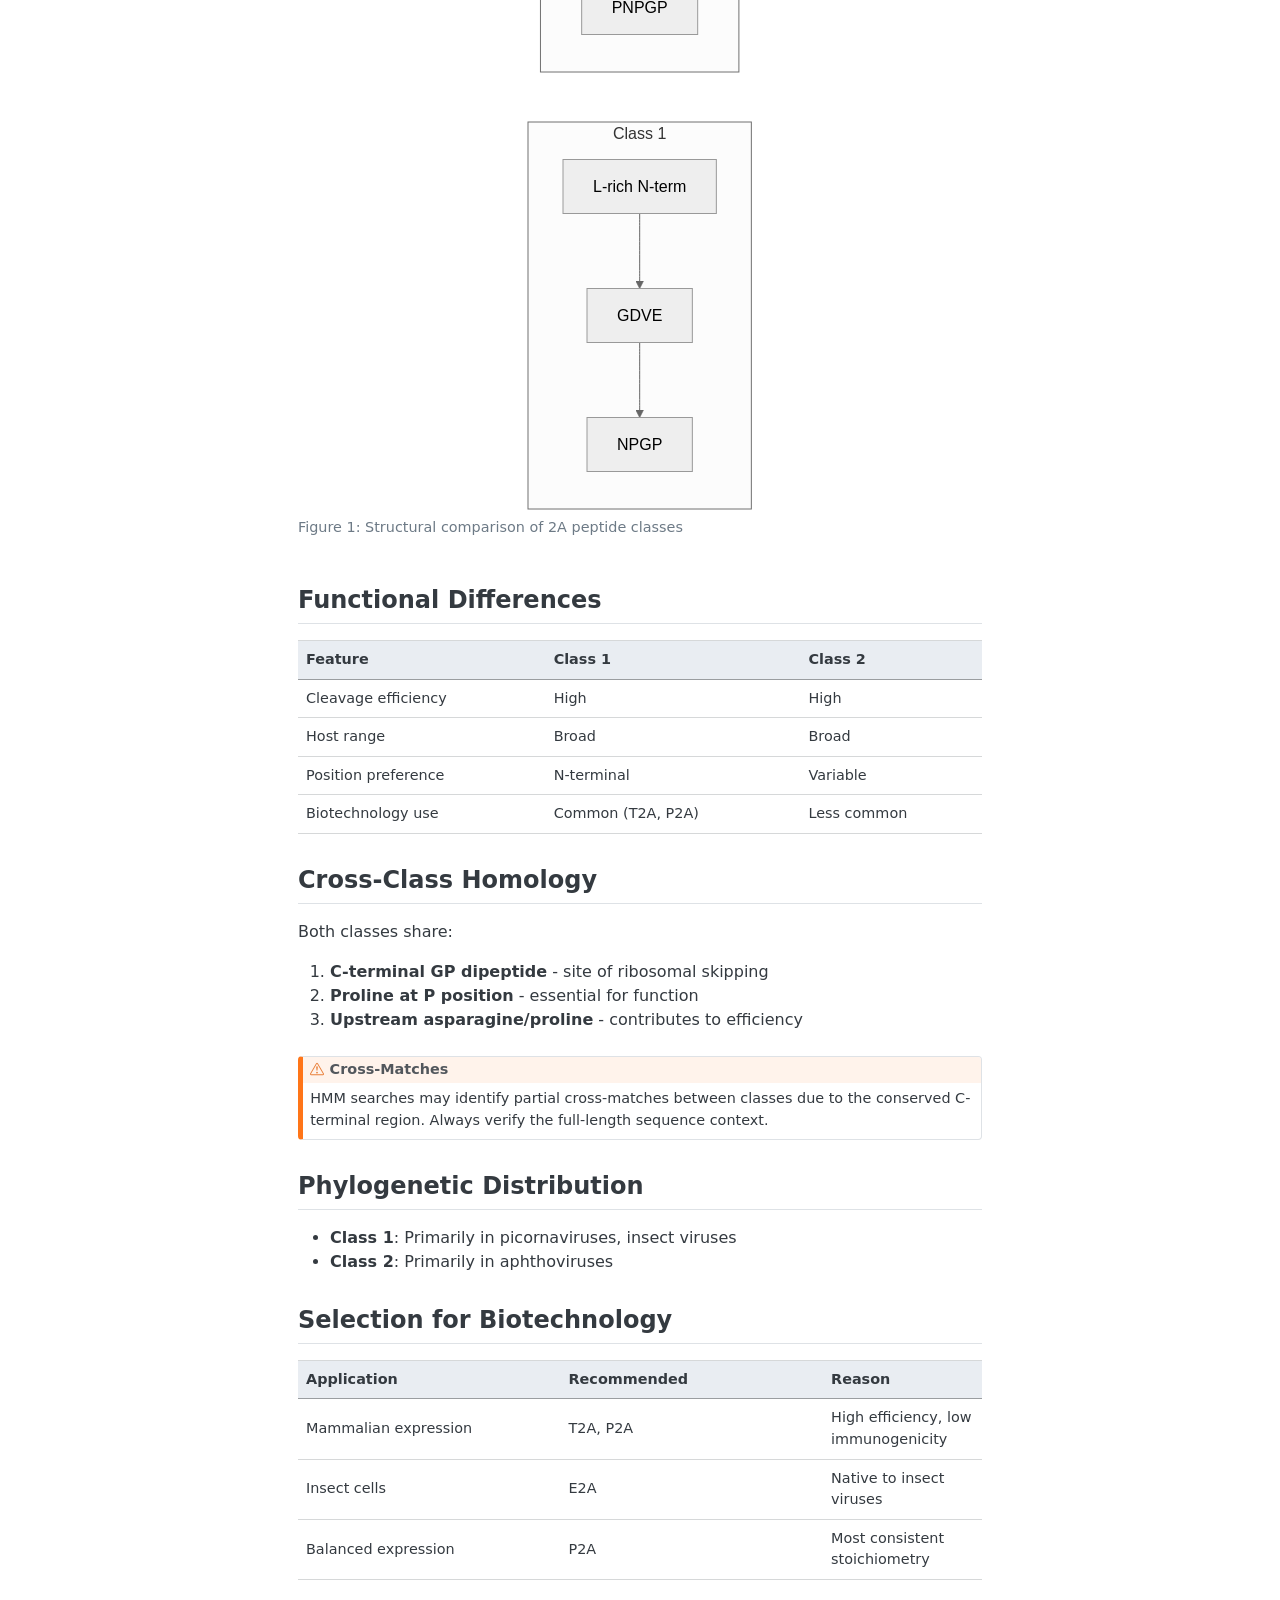
<file: eukaryotic/class-comparison.html>
<!DOCTYPE html>
<html xmlns="http://www.w3.org/1999/xhtml" lang="en" xml:lang="en"><head>

<meta charset="utf-8">
<meta name="generator" content="quarto-1.8.26">

<meta name="viewport" content="width=device-width, initial-scale=1.0, user-scalable=yes">

<meta name="dcterms.date" content="2026-01-18">

<title>Class Comparison – 2A Peptide Discovery</title>
<style>
code{white-space: pre-wrap;}
span.smallcaps{font-variant: small-caps;}
div.columns{display: flex; gap: min(4vw, 1.5em);}
div.column{flex: auto; overflow-x: auto;}
div.hanging-indent{margin-left: 1.5em; text-indent: -1.5em;}
ul.task-list{list-style: none;}
ul.task-list li input[type="checkbox"] {
  width: 0.8em;
  margin: 0 0.8em 0.2em -1em; /* quarto-specific, see https://github.com/quarto-dev/quarto-cli/issues/4556 */ 
  vertical-align: middle;
}
</style>


<script src="../site_libs/quarto-nav/quarto-nav.js"></script>
<script src="../site_libs/quarto-nav/headroom.min.js"></script>
<script src="../site_libs/clipboard/clipboard.min.js"></script>
<script src="../site_libs/quarto-search/autocomplete.umd.js"></script>
<script src="../site_libs/quarto-search/fuse.min.js"></script>
<script src="../site_libs/quarto-search/quarto-search.js"></script>
<meta name="quarto:offset" content="../">
<script src="../site_libs/quarto-html/quarto.js" type="module"></script>
<script src="../site_libs/quarto-html/tabsets/tabsets.js" type="module"></script>
<script src="../site_libs/quarto-html/axe/axe-check.js" type="module"></script>
<script src="../site_libs/quarto-html/popper.min.js"></script>
<script src="../site_libs/quarto-html/tippy.umd.min.js"></script>
<script src="../site_libs/quarto-html/anchor.min.js"></script>
<link href="../site_libs/quarto-html/tippy.css" rel="stylesheet">
<link href="../site_libs/quarto-html/quarto-syntax-highlighting-91951b2397f5a16bc0a033bcc92477b2.css" rel="stylesheet" id="quarto-text-highlighting-styles">
<script src="../site_libs/bootstrap/bootstrap.min.js"></script>
<link href="../site_libs/bootstrap/bootstrap-icons.css" rel="stylesheet">
<link href="../site_libs/bootstrap/bootstrap-e9e313386f1d278665fa88e252026886.min.css" rel="stylesheet" append-hash="true" id="quarto-bootstrap" data-mode="light">
<script id="quarto-search-options" type="application/json">{
  "location": "sidebar",
  "copy-button": false,
  "collapse-after": 3,
  "panel-placement": "start",
  "type": "textbox",
  "limit": 50,
  "keyboard-shortcut": [
    "f",
    "/",
    "s"
  ],
  "show-item-context": false,
  "language": {
    "search-no-results-text": "No results",
    "search-matching-documents-text": "matching documents",
    "search-copy-link-title": "Copy link to search",
    "search-hide-matches-text": "Hide additional matches",
    "search-more-match-text": "more match in this document",
    "search-more-matches-text": "more matches in this document",
    "search-clear-button-title": "Clear",
    "search-text-placeholder": "",
    "search-detached-cancel-button-title": "Cancel",
    "search-submit-button-title": "Submit",
    "search-label": "Search"
  }
}</script>
<meta name="mermaid-theme" content="neutral">
<script src="../site_libs/quarto-diagram/mermaid.min.js"></script>
<script src="../site_libs/quarto-diagram/mermaid-init.js"></script>
<link href="../site_libs/quarto-diagram/mermaid.css" rel="stylesheet">


</head>

<body class="nav-sidebar floating quarto-light">

<div id="quarto-search-results"></div>
  <header id="quarto-header" class="headroom fixed-top">
  <nav class="quarto-secondary-nav">
    <div class="container-fluid d-flex">
      <button type="button" class="quarto-btn-toggle btn" data-bs-toggle="collapse" role="button" data-bs-target=".quarto-sidebar-collapse-item" aria-controls="quarto-sidebar" aria-expanded="false" aria-label="Toggle sidebar navigation" onclick="if (window.quartoToggleHeadroom) { window.quartoToggleHeadroom(); }">
        <i class="bi bi-layout-text-sidebar-reverse"></i>
      </button>
        <nav class="quarto-page-breadcrumbs" aria-label="breadcrumb"><ol class="breadcrumb"><li class="breadcrumb-item"><a href="../eukaryotic/seed-search.html">Eukaryotic 2A Peptides</a></li><li class="breadcrumb-item"><a href="../eukaryotic/class-comparison.html">Class Comparison</a></li></ol></nav>
        <a class="flex-grow-1" role="navigation" data-bs-toggle="collapse" data-bs-target=".quarto-sidebar-collapse-item" aria-controls="quarto-sidebar" aria-expanded="false" aria-label="Toggle sidebar navigation" onclick="if (window.quartoToggleHeadroom) { window.quartoToggleHeadroom(); }">      
        </a>
      <button type="button" class="btn quarto-search-button" aria-label="Search" onclick="window.quartoOpenSearch();">
        <i class="bi bi-search"></i>
      </button>
    </div>
  </nav>
</header>
<!-- content -->
<div id="quarto-content" class="quarto-container page-columns page-rows-contents page-layout-article">
<!-- sidebar -->
  <nav id="quarto-sidebar" class="sidebar collapse collapse-horizontal quarto-sidebar-collapse-item sidebar-navigation floating overflow-auto">
    <div class="pt-lg-2 mt-2 text-left sidebar-header">
    <div class="sidebar-title mb-0 py-0">
      <a href="../">2A Peptide Discovery</a> 
    </div>
      </div>
        <div class="mt-2 flex-shrink-0 align-items-center">
        <div class="sidebar-search">
        <div id="quarto-search" class="" title="Search"></div>
        </div>
        </div>
    <div class="sidebar-menu-container"> 
    <ul class="list-unstyled mt-1">
        <li class="sidebar-item sidebar-item-section">
      <div class="sidebar-item-container"> 
            <a class="sidebar-item-text sidebar-link text-start" data-bs-toggle="collapse" data-bs-target="#quarto-sidebar-section-1" role="navigation" aria-expanded="true">
 <span class="menu-text">Overview</span></a>
          <a class="sidebar-item-toggle text-start" data-bs-toggle="collapse" data-bs-target="#quarto-sidebar-section-1" role="navigation" aria-expanded="true" aria-label="Toggle section">
            <i class="bi bi-chevron-right ms-2"></i>
          </a> 
      </div>
      <ul id="quarto-sidebar-section-1" class="collapse list-unstyled sidebar-section depth1 show">  
          <li class="sidebar-item">
  <div class="sidebar-item-container"> 
  <a href="../index.html" class="sidebar-item-text sidebar-link">
 <span class="menu-text">2A Peptide Discovery</span></a>
  </div>
</li>
      </ul>
  </li>
        <li class="sidebar-item sidebar-item-section">
      <div class="sidebar-item-container"> 
            <a class="sidebar-item-text sidebar-link text-start" data-bs-toggle="collapse" data-bs-target="#quarto-sidebar-section-2" role="navigation" aria-expanded="true">
 <span class="menu-text">Methods</span></a>
          <a class="sidebar-item-toggle text-start" data-bs-toggle="collapse" data-bs-target="#quarto-sidebar-section-2" role="navigation" aria-expanded="true" aria-label="Toggle section">
            <i class="bi bi-chevron-right ms-2"></i>
          </a> 
      </div>
      <ul id="quarto-sidebar-section-2" class="collapse list-unstyled sidebar-section depth1 show">  
          <li class="sidebar-item">
  <div class="sidebar-item-container"> 
  <a href="../methods/pipeline.html" class="sidebar-item-text sidebar-link">
 <span class="menu-text">Pipeline Architecture</span></a>
  </div>
</li>
          <li class="sidebar-item">
  <div class="sidebar-item-container"> 
  <a href="../methods/hmm-approach.html" class="sidebar-item-text sidebar-link">
 <span class="menu-text">HMM Methodology</span></a>
  </div>
</li>
          <li class="sidebar-item">
  <div class="sidebar-item-container"> 
  <a href="../methods/databases.html" class="sidebar-item-text sidebar-link">
 <span class="menu-text">Database Sources</span></a>
  </div>
</li>
      </ul>
  </li>
        <li class="sidebar-item sidebar-item-section">
      <div class="sidebar-item-container"> 
            <a class="sidebar-item-text sidebar-link text-start" data-bs-toggle="collapse" data-bs-target="#quarto-sidebar-section-3" role="navigation" aria-expanded="true">
 <span class="menu-text">Eukaryotic 2A Peptides</span></a>
          <a class="sidebar-item-toggle text-start" data-bs-toggle="collapse" data-bs-target="#quarto-sidebar-section-3" role="navigation" aria-expanded="true" aria-label="Toggle section">
            <i class="bi bi-chevron-right ms-2"></i>
          </a> 
      </div>
      <ul id="quarto-sidebar-section-3" class="collapse list-unstyled sidebar-section depth1 show">  
          <li class="sidebar-item">
  <div class="sidebar-item-container"> 
  <a href="../eukaryotic/seed-search.html" class="sidebar-item-text sidebar-link">
 <span class="menu-text">Seed Search Results</span></a>
  </div>
</li>
          <li class="sidebar-item">
  <div class="sidebar-item-container"> 
  <a href="../eukaryotic/class-comparison.html" class="sidebar-item-text sidebar-link active">
 <span class="menu-text">Class Comparison</span></a>
  </div>
</li>
          <li class="sidebar-item">
  <div class="sidebar-item-container"> 
  <a href="../eukaryotic/sequence-logos.html" class="sidebar-item-text sidebar-link">
 <span class="menu-text">Sequence Logos</span></a>
  </div>
</li>
      </ul>
  </li>
        <li class="sidebar-item sidebar-item-section">
      <div class="sidebar-item-container"> 
            <a class="sidebar-item-text sidebar-link text-start" data-bs-toggle="collapse" data-bs-target="#quarto-sidebar-section-4" role="navigation" aria-expanded="true">
 <span class="menu-text">Prokaryotic Discovery</span></a>
          <a class="sidebar-item-toggle text-start" data-bs-toggle="collapse" data-bs-target="#quarto-sidebar-section-4" role="navigation" aria-expanded="true" aria-label="Toggle section">
            <i class="bi bi-chevron-right ms-2"></i>
          </a> 
      </div>
      <ul id="quarto-sidebar-section-4" class="collapse list-unstyled sidebar-section depth1 show">  
          <li class="sidebar-item">
  <div class="sidebar-item-container"> 
  <a href="../prokaryotic/discovery.html" class="sidebar-item-text sidebar-link">
 <span class="menu-text">Prokaryotic Discovery Pipeline</span></a>
  </div>
</li>
          <li class="sidebar-item">
  <div class="sidebar-item-container"> 
  <a href="../prokaryotic/gp-motifs.html" class="sidebar-item-text sidebar-link">
 <span class="menu-text">GP Motif Analysis</span></a>
  </div>
</li>
          <li class="sidebar-item">
  <div class="sidebar-item-container"> 
  <a href="../prokaryotic/arrest-motifs.html" class="sidebar-item-text sidebar-link">
 <span class="menu-text">Arrest Motif Analysis</span></a>
  </div>
</li>
          <li class="sidebar-item">
  <div class="sidebar-item-container"> 
  <a href="../prokaryotic/stalling-peptides.html" class="sidebar-item-text sidebar-link">
 <span class="menu-text">Known Stalling Peptides</span></a>
  </div>
</li>
      </ul>
  </li>
    </ul>
    </div>
</nav>
<div id="quarto-sidebar-glass" class="quarto-sidebar-collapse-item" data-bs-toggle="collapse" data-bs-target=".quarto-sidebar-collapse-item"></div>
<!-- margin-sidebar -->
    <div id="quarto-margin-sidebar" class="sidebar margin-sidebar">
        <nav id="TOC" role="doc-toc" class="toc-active">
    <h2 id="toc-title">On this page</h2>
   
  <ul>
  <li><a href="#two-classes-of-2a-peptides" id="toc-two-classes-of-2a-peptides" class="nav-link active" data-scroll-target="#two-classes-of-2a-peptides">Two Classes of 2A Peptides</a></li>
  <li><a href="#class-1" id="toc-class-1" class="nav-link" data-scroll-target="#class-1">Class 1</a>
  <ul class="collapse">
  <li><a href="#consensus-sequence" id="toc-consensus-sequence" class="nav-link" data-scroll-target="#consensus-sequence">Consensus Sequence</a></li>
  <li><a href="#key-features" id="toc-key-features" class="nav-link" data-scroll-target="#key-features">Key Features</a></li>
  <li><a href="#representative-peptides" id="toc-representative-peptides" class="nav-link" data-scroll-target="#representative-peptides">Representative Peptides</a></li>
  </ul></li>
  <li><a href="#class-2" id="toc-class-2" class="nav-link" data-scroll-target="#class-2">Class 2</a>
  <ul class="collapse">
  <li><a href="#consensus-sequence-1" id="toc-consensus-sequence-1" class="nav-link" data-scroll-target="#consensus-sequence-1">Consensus Sequence</a></li>
  <li><a href="#key-features-1" id="toc-key-features-1" class="nav-link" data-scroll-target="#key-features-1">Key Features</a></li>
  <li><a href="#representative-peptides-1" id="toc-representative-peptides-1" class="nav-link" data-scroll-target="#representative-peptides-1">Representative Peptides</a></li>
  </ul></li>
  <li><a href="#structural-comparison" id="toc-structural-comparison" class="nav-link" data-scroll-target="#structural-comparison">Structural Comparison</a></li>
  <li><a href="#functional-differences" id="toc-functional-differences" class="nav-link" data-scroll-target="#functional-differences">Functional Differences</a></li>
  <li><a href="#cross-class-homology" id="toc-cross-class-homology" class="nav-link" data-scroll-target="#cross-class-homology">Cross-Class Homology</a></li>
  <li><a href="#phylogenetic-distribution" id="toc-phylogenetic-distribution" class="nav-link" data-scroll-target="#phylogenetic-distribution">Phylogenetic Distribution</a></li>
  <li><a href="#selection-for-biotechnology" id="toc-selection-for-biotechnology" class="nav-link" data-scroll-target="#selection-for-biotechnology">Selection for Biotechnology</a></li>
  </ul>
</nav>
    </div>
<!-- main -->
<main class="content" id="quarto-document-content">

<header id="title-block-header" class="quarto-title-block default"><nav class="quarto-page-breadcrumbs quarto-title-breadcrumbs d-none d-lg-block" aria-label="breadcrumb"><ol class="breadcrumb"><li class="breadcrumb-item"><a href="../eukaryotic/seed-search.html">Eukaryotic 2A Peptides</a></li><li class="breadcrumb-item"><a href="../eukaryotic/class-comparison.html">Class Comparison</a></li></ol></nav>
<div class="quarto-title">
<h1 class="title">Class Comparison</h1>
<p class="subtitle lead">Differences between Class 1 and Class 2 2A peptides</p>
</div>



<div class="quarto-title-meta">

    
    <div>
    <div class="quarto-title-meta-heading">Published</div>
    <div class="quarto-title-meta-contents">
      <p class="date">January 18, 2026</p>
    </div>
  </div>
  
    
  </div>
  


</header>


<section id="two-classes-of-2a-peptides" class="level2">
<h2 class="anchored" data-anchor-id="two-classes-of-2a-peptides">Two Classes of 2A Peptides</h2>
<p>2A peptides fall into two distinct classes based on conserved sequence features.</p>
</section>
<section id="class-1" class="level2">
<h2 class="anchored" data-anchor-id="class-1">Class 1</h2>
<section id="consensus-sequence" class="level3">
<h3 class="anchored" data-anchor-id="consensus-sequence">Consensus Sequence</h3>
<pre><code>L-L-L-x-x-x-G-D-V-E-x-x-x-x-N-P-G-P</code></pre>
</section>
<section id="key-features" class="level3">
<h3 class="anchored" data-anchor-id="key-features">Key Features</h3>
<ul>
<li><strong>N-terminal</strong>: Leucine-rich region (often 3+ leucines)</li>
<li><strong>Central motif</strong>: GDVE (Gly-Asp-Val-Glu)</li>
<li><strong>C-terminal</strong>: NPGP</li>
</ul>
</section>
<section id="representative-peptides" class="level3">
<h3 class="anchored" data-anchor-id="representative-peptides">Representative Peptides</h3>
<table class="caption-top table">
<thead>
<tr class="header">
<th>Name</th>
<th>Sequence</th>
<th>Source</th>
</tr>
</thead>
<tbody>
<tr class="odd">
<td>T2A</td>
<td>EGRGSLLTCGDVEENPGP</td>
<td><em>Thosea asigna</em> virus</td>
</tr>
<tr class="even">
<td>P2A</td>
<td>ATNFSLLKQAGDVEENPGP</td>
<td>Porcine teschovirus-1</td>
</tr>
<tr class="odd">
<td>E2A</td>
<td>QCTNYALLKLAGDVESNPGP</td>
<td>Equine rhinitis A virus</td>
</tr>
</tbody>
</table>
</section>
</section>
<section id="class-2" class="level2">
<h2 class="anchored" data-anchor-id="class-2">Class 2</h2>
<section id="consensus-sequence-1" class="level3">
<h3 class="anchored" data-anchor-id="consensus-sequence-1">Consensus Sequence</h3>
<pre><code>W-x-x-x-x-E-E-G-I-E-x-x-P-N-P-G-P</code></pre>
</section>
<section id="key-features-1" class="level3">
<h3 class="anchored" data-anchor-id="key-features-1">Key Features</h3>
<ul>
<li><strong>N-terminal</strong>: Invariant tryptophan</li>
<li><strong>Central motif</strong>: EEGIE (Glu-Glu-Gly-Ile-Glu)</li>
<li><strong>C-terminal</strong>: PNPGP or PHPGP</li>
</ul>
</section>
<section id="representative-peptides-1" class="level3">
<h3 class="anchored" data-anchor-id="representative-peptides-1">Representative Peptides</h3>
<table class="caption-top table">
<thead>
<tr class="header">
<th>Name</th>
<th>Sequence</th>
<th>Source</th>
</tr>
</thead>
<tbody>
<tr class="odd">
<td>F2A</td>
<td>VKQTLNFDLLKLAGDVESNPGP</td>
<td>Foot-and-mouth disease virus</td>
</tr>
</tbody>
</table>
</section>
</section>
<section id="structural-comparison" class="level2">
<h2 class="anchored" data-anchor-id="structural-comparison">Structural Comparison</h2>
<div class="cell" data-layout-align="default">
<div class="cell-output-display">
<div id="fig-structure" class="quarto-float quarto-figure quarto-figure-center anchored">
<figure class="quarto-float quarto-float-fig figure">
<div aria-describedby="fig-structure-caption-0ceaefa1-69ba-4598-a22c-09a6ac19f8ca">
<div>
<pre class="mermaid mermaid-js" data-label="fig-structure">flowchart LR
    subgraph Class1[Class 1]
        L1[L-rich N-term] --&gt; G1[GDVE] --&gt; N1[NPGP]
    end

    subgraph Class2[Class 2]
        W2[W N-term] --&gt; E2[EEGIE] --&gt; P2[PNPGP]
    end
</pre>
</div>
</div>
<figcaption class="quarto-float-caption-bottom quarto-float-caption quarto-float-fig" id="fig-structure-caption-0ceaefa1-69ba-4598-a22c-09a6ac19f8ca">
Figure&nbsp;1: Structural comparison of 2A peptide classes
</figcaption>
</figure>
</div>
</div>
</div>
</section>
<section id="functional-differences" class="level2">
<h2 class="anchored" data-anchor-id="functional-differences">Functional Differences</h2>
<table class="caption-top table">
<thead>
<tr class="header">
<th>Feature</th>
<th>Class 1</th>
<th>Class 2</th>
</tr>
</thead>
<tbody>
<tr class="odd">
<td>Cleavage efficiency</td>
<td>High</td>
<td>High</td>
</tr>
<tr class="even">
<td>Host range</td>
<td>Broad</td>
<td>Broad</td>
</tr>
<tr class="odd">
<td>Position preference</td>
<td>N-terminal</td>
<td>Variable</td>
</tr>
<tr class="even">
<td>Biotechnology use</td>
<td>Common (T2A, P2A)</td>
<td>Less common</td>
</tr>
</tbody>
</table>
</section>
<section id="cross-class-homology" class="level2">
<h2 class="anchored" data-anchor-id="cross-class-homology">Cross-Class Homology</h2>
<p>Both classes share:</p>
<ol type="1">
<li><strong>C-terminal GP dipeptide</strong> - site of ribosomal skipping</li>
<li><strong>Proline at P position</strong> - essential for function</li>
<li><strong>Upstream asparagine/proline</strong> - contributes to efficiency</li>
</ol>
<div class="callout callout-style-default callout-warning callout-titled">
<div class="callout-header d-flex align-content-center">
<div class="callout-icon-container">
<i class="callout-icon"></i>
</div>
<div class="callout-title-container flex-fill">
<span class="screen-reader-only">Warning</span>Cross-Matches
</div>
</div>
<div class="callout-body-container callout-body">
<p>HMM searches may identify partial cross-matches between classes due to the conserved C-terminal region. Always verify the full-length sequence context.</p>
</div>
</div>
</section>
<section id="phylogenetic-distribution" class="level2">
<h2 class="anchored" data-anchor-id="phylogenetic-distribution">Phylogenetic Distribution</h2>
<ul>
<li><strong>Class 1</strong>: Primarily in picornaviruses, insect viruses</li>
<li><strong>Class 2</strong>: Primarily in aphthoviruses</li>
</ul>
</section>
<section id="selection-for-biotechnology" class="level2">
<h2 class="anchored" data-anchor-id="selection-for-biotechnology">Selection for Biotechnology</h2>
<table class="caption-top table">
<colgroup>
<col style="width: 38%">
<col style="width: 38%">
<col style="width: 23%">
</colgroup>
<thead>
<tr class="header">
<th>Application</th>
<th>Recommended</th>
<th>Reason</th>
</tr>
</thead>
<tbody>
<tr class="odd">
<td>Mammalian expression</td>
<td>T2A, P2A</td>
<td>High efficiency, low immunogenicity</td>
</tr>
<tr class="even">
<td>Insect cells</td>
<td>E2A</td>
<td>Native to insect viruses</td>
</tr>
<tr class="odd">
<td>Balanced expression</td>
<td>P2A</td>
<td>Most consistent stoichiometry</td>
</tr>
</tbody>
</table>


</section>

</main> <!-- /main -->
<script id="quarto-html-after-body" type="application/javascript">
  window.document.addEventListener("DOMContentLoaded", function (event) {
    const icon = "";
    const anchorJS = new window.AnchorJS();
    anchorJS.options = {
      placement: 'right',
      icon: icon
    };
    anchorJS.add('.anchored');
    const isCodeAnnotation = (el) => {
      for (const clz of el.classList) {
        if (clz.startsWith('code-annotation-')) {                     
          return true;
        }
      }
      return false;
    }
    const onCopySuccess = function(e) {
      // button target
      const button = e.trigger;
      // don't keep focus
      button.blur();
      // flash "checked"
      button.classList.add('code-copy-button-checked');
      var currentTitle = button.getAttribute("title");
      button.setAttribute("title", "Copied!");
      let tooltip;
      if (window.bootstrap) {
        button.setAttribute("data-bs-toggle", "tooltip");
        button.setAttribute("data-bs-placement", "left");
        button.setAttribute("data-bs-title", "Copied!");
        tooltip = new bootstrap.Tooltip(button, 
          { trigger: "manual", 
            customClass: "code-copy-button-tooltip",
            offset: [0, -8]});
        tooltip.show();    
      }
      setTimeout(function() {
        if (tooltip) {
          tooltip.hide();
          button.removeAttribute("data-bs-title");
          button.removeAttribute("data-bs-toggle");
          button.removeAttribute("data-bs-placement");
        }
        button.setAttribute("title", currentTitle);
        button.classList.remove('code-copy-button-checked');
      }, 1000);
      // clear code selection
      e.clearSelection();
    }
    const getTextToCopy = function(trigger) {
      const outerScaffold = trigger.parentElement.cloneNode(true);
      const codeEl = outerScaffold.querySelector('code');
      for (const childEl of codeEl.children) {
        if (isCodeAnnotation(childEl)) {
          childEl.remove();
        }
      }
      return codeEl.innerText;
    }
    const clipboard = new window.ClipboardJS('.code-copy-button:not([data-in-quarto-modal])', {
      text: getTextToCopy
    });
    clipboard.on('success', onCopySuccess);
    if (window.document.getElementById('quarto-embedded-source-code-modal')) {
      const clipboardModal = new window.ClipboardJS('.code-copy-button[data-in-quarto-modal]', {
        text: getTextToCopy,
        container: window.document.getElementById('quarto-embedded-source-code-modal')
      });
      clipboardModal.on('success', onCopySuccess);
    }
      var localhostRegex = new RegExp(/^(?:http|https):\/\/localhost\:?[0-9]*\//);
      var mailtoRegex = new RegExp(/^mailto:/);
        var filterRegex = new RegExp("https:\/\/rnabioco\.github\.io\/2a-peptide-search\/");
      var isInternal = (href) => {
          return filterRegex.test(href) || localhostRegex.test(href) || mailtoRegex.test(href);
      }
      // Inspect non-navigation links and adorn them if external
     var links = window.document.querySelectorAll('a[href]:not(.nav-link):not(.navbar-brand):not(.toc-action):not(.sidebar-link):not(.sidebar-item-toggle):not(.pagination-link):not(.no-external):not([aria-hidden]):not(.dropdown-item):not(.quarto-navigation-tool):not(.about-link)');
      for (var i=0; i<links.length; i++) {
        const link = links[i];
        if (!isInternal(link.href)) {
          // undo the damage that might have been done by quarto-nav.js in the case of
          // links that we want to consider external
          if (link.dataset.originalHref !== undefined) {
            link.href = link.dataset.originalHref;
          }
        }
      }
    function tippyHover(el, contentFn, onTriggerFn, onUntriggerFn) {
      const config = {
        allowHTML: true,
        maxWidth: 500,
        delay: 100,
        arrow: false,
        appendTo: function(el) {
            return el.parentElement;
        },
        interactive: true,
        interactiveBorder: 10,
        theme: 'quarto',
        placement: 'bottom-start',
      };
      if (contentFn) {
        config.content = contentFn;
      }
      if (onTriggerFn) {
        config.onTrigger = onTriggerFn;
      }
      if (onUntriggerFn) {
        config.onUntrigger = onUntriggerFn;
      }
      window.tippy(el, config); 
    }
    const noterefs = window.document.querySelectorAll('a[role="doc-noteref"]');
    for (var i=0; i<noterefs.length; i++) {
      const ref = noterefs[i];
      tippyHover(ref, function() {
        // use id or data attribute instead here
        let href = ref.getAttribute('data-footnote-href') || ref.getAttribute('href');
        try { href = new URL(href).hash; } catch {}
        const id = href.replace(/^#\/?/, "");
        const note = window.document.getElementById(id);
        if (note) {
          return note.innerHTML;
        } else {
          return "";
        }
      });
    }
    const xrefs = window.document.querySelectorAll('a.quarto-xref');
    const processXRef = (id, note) => {
      // Strip column container classes
      const stripColumnClz = (el) => {
        el.classList.remove("page-full", "page-columns");
        if (el.children) {
          for (const child of el.children) {
            stripColumnClz(child);
          }
        }
      }
      stripColumnClz(note)
      if (id === null || id.startsWith('sec-')) {
        // Special case sections, only their first couple elements
        const container = document.createElement("div");
        if (note.children && note.children.length > 2) {
          container.appendChild(note.children[0].cloneNode(true));
          for (let i = 1; i < note.children.length; i++) {
            const child = note.children[i];
            if (child.tagName === "P" && child.innerText === "") {
              continue;
            } else {
              container.appendChild(child.cloneNode(true));
              break;
            }
          }
          if (window.Quarto?.typesetMath) {
            window.Quarto.typesetMath(container);
          }
          return container.innerHTML
        } else {
          if (window.Quarto?.typesetMath) {
            window.Quarto.typesetMath(note);
          }
          return note.innerHTML;
        }
      } else {
        // Remove any anchor links if they are present
        const anchorLink = note.querySelector('a.anchorjs-link');
        if (anchorLink) {
          anchorLink.remove();
        }
        if (window.Quarto?.typesetMath) {
          window.Quarto.typesetMath(note);
        }
        if (note.classList.contains("callout")) {
          return note.outerHTML;
        } else {
          return note.innerHTML;
        }
      }
    }
    for (var i=0; i<xrefs.length; i++) {
      const xref = xrefs[i];
      tippyHover(xref, undefined, function(instance) {
        instance.disable();
        let url = xref.getAttribute('href');
        let hash = undefined; 
        if (url.startsWith('#')) {
          hash = url;
        } else {
          try { hash = new URL(url).hash; } catch {}
        }
        if (hash) {
          const id = hash.replace(/^#\/?/, "");
          const note = window.document.getElementById(id);
          if (note !== null) {
            try {
              const html = processXRef(id, note.cloneNode(true));
              instance.setContent(html);
            } finally {
              instance.enable();
              instance.show();
            }
          } else {
            // See if we can fetch this
            fetch(url.split('#')[0])
            .then(res => res.text())
            .then(html => {
              const parser = new DOMParser();
              const htmlDoc = parser.parseFromString(html, "text/html");
              const note = htmlDoc.getElementById(id);
              if (note !== null) {
                const html = processXRef(id, note);
                instance.setContent(html);
              } 
            }).finally(() => {
              instance.enable();
              instance.show();
            });
          }
        } else {
          // See if we can fetch a full url (with no hash to target)
          // This is a special case and we should probably do some content thinning / targeting
          fetch(url)
          .then(res => res.text())
          .then(html => {
            const parser = new DOMParser();
            const htmlDoc = parser.parseFromString(html, "text/html");
            const note = htmlDoc.querySelector('main.content');
            if (note !== null) {
              // This should only happen for chapter cross references
              // (since there is no id in the URL)
              // remove the first header
              if (note.children.length > 0 && note.children[0].tagName === "HEADER") {
                note.children[0].remove();
              }
              const html = processXRef(null, note);
              instance.setContent(html);
            } 
          }).finally(() => {
            instance.enable();
            instance.show();
          });
        }
      }, function(instance) {
      });
    }
        let selectedAnnoteEl;
        const selectorForAnnotation = ( cell, annotation) => {
          let cellAttr = 'data-code-cell="' + cell + '"';
          let lineAttr = 'data-code-annotation="' +  annotation + '"';
          const selector = 'span[' + cellAttr + '][' + lineAttr + ']';
          return selector;
        }
        const selectCodeLines = (annoteEl) => {
          const doc = window.document;
          const targetCell = annoteEl.getAttribute("data-target-cell");
          const targetAnnotation = annoteEl.getAttribute("data-target-annotation");
          const annoteSpan = window.document.querySelector(selectorForAnnotation(targetCell, targetAnnotation));
          const lines = annoteSpan.getAttribute("data-code-lines").split(",");
          const lineIds = lines.map((line) => {
            return targetCell + "-" + line;
          })
          let top = null;
          let height = null;
          let parent = null;
          if (lineIds.length > 0) {
              //compute the position of the single el (top and bottom and make a div)
              const el = window.document.getElementById(lineIds[0]);
              top = el.offsetTop;
              height = el.offsetHeight;
              parent = el.parentElement.parentElement;
            if (lineIds.length > 1) {
              const lastEl = window.document.getElementById(lineIds[lineIds.length - 1]);
              const bottom = lastEl.offsetTop + lastEl.offsetHeight;
              height = bottom - top;
            }
            if (top !== null && height !== null && parent !== null) {
              // cook up a div (if necessary) and position it 
              let div = window.document.getElementById("code-annotation-line-highlight");
              if (div === null) {
                div = window.document.createElement("div");
                div.setAttribute("id", "code-annotation-line-highlight");
                div.style.position = 'absolute';
                parent.appendChild(div);
              }
              div.style.top = top - 2 + "px";
              div.style.height = height + 4 + "px";
              div.style.left = 0;
              let gutterDiv = window.document.getElementById("code-annotation-line-highlight-gutter");
              if (gutterDiv === null) {
                gutterDiv = window.document.createElement("div");
                gutterDiv.setAttribute("id", "code-annotation-line-highlight-gutter");
                gutterDiv.style.position = 'absolute';
                const codeCell = window.document.getElementById(targetCell);
                const gutter = codeCell.querySelector('.code-annotation-gutter');
                gutter.appendChild(gutterDiv);
              }
              gutterDiv.style.top = top - 2 + "px";
              gutterDiv.style.height = height + 4 + "px";
            }
            selectedAnnoteEl = annoteEl;
          }
        };
        const unselectCodeLines = () => {
          const elementsIds = ["code-annotation-line-highlight", "code-annotation-line-highlight-gutter"];
          elementsIds.forEach((elId) => {
            const div = window.document.getElementById(elId);
            if (div) {
              div.remove();
            }
          });
          selectedAnnoteEl = undefined;
        };
          // Handle positioning of the toggle
      window.addEventListener(
        "resize",
        throttle(() => {
          elRect = undefined;
          if (selectedAnnoteEl) {
            selectCodeLines(selectedAnnoteEl);
          }
        }, 10)
      );
      function throttle(fn, ms) {
      let throttle = false;
      let timer;
        return (...args) => {
          if(!throttle) { // first call gets through
              fn.apply(this, args);
              throttle = true;
          } else { // all the others get throttled
              if(timer) clearTimeout(timer); // cancel #2
              timer = setTimeout(() => {
                fn.apply(this, args);
                timer = throttle = false;
              }, ms);
          }
        };
      }
        // Attach click handler to the DT
        const annoteDls = window.document.querySelectorAll('dt[data-target-cell]');
        for (const annoteDlNode of annoteDls) {
          annoteDlNode.addEventListener('click', (event) => {
            const clickedEl = event.target;
            if (clickedEl !== selectedAnnoteEl) {
              unselectCodeLines();
              const activeEl = window.document.querySelector('dt[data-target-cell].code-annotation-active');
              if (activeEl) {
                activeEl.classList.remove('code-annotation-active');
              }
              selectCodeLines(clickedEl);
              clickedEl.classList.add('code-annotation-active');
            } else {
              // Unselect the line
              unselectCodeLines();
              clickedEl.classList.remove('code-annotation-active');
            }
          });
        }
    const findCites = (el) => {
      const parentEl = el.parentElement;
      if (parentEl) {
        const cites = parentEl.dataset.cites;
        if (cites) {
          return {
            el,
            cites: cites.split(' ')
          };
        } else {
          return findCites(el.parentElement)
        }
      } else {
        return undefined;
      }
    };
    var bibliorefs = window.document.querySelectorAll('a[role="doc-biblioref"]');
    for (var i=0; i<bibliorefs.length; i++) {
      const ref = bibliorefs[i];
      const citeInfo = findCites(ref);
      if (citeInfo) {
        tippyHover(citeInfo.el, function() {
          var popup = window.document.createElement('div');
          citeInfo.cites.forEach(function(cite) {
            var citeDiv = window.document.createElement('div');
            citeDiv.classList.add('hanging-indent');
            citeDiv.classList.add('csl-entry');
            var biblioDiv = window.document.getElementById('ref-' + cite);
            if (biblioDiv) {
              citeDiv.innerHTML = biblioDiv.innerHTML;
            }
            popup.appendChild(citeDiv);
          });
          return popup.innerHTML;
        });
      }
    }
  });
  </script>
</div> <!-- /content -->




</body></html>
</file>
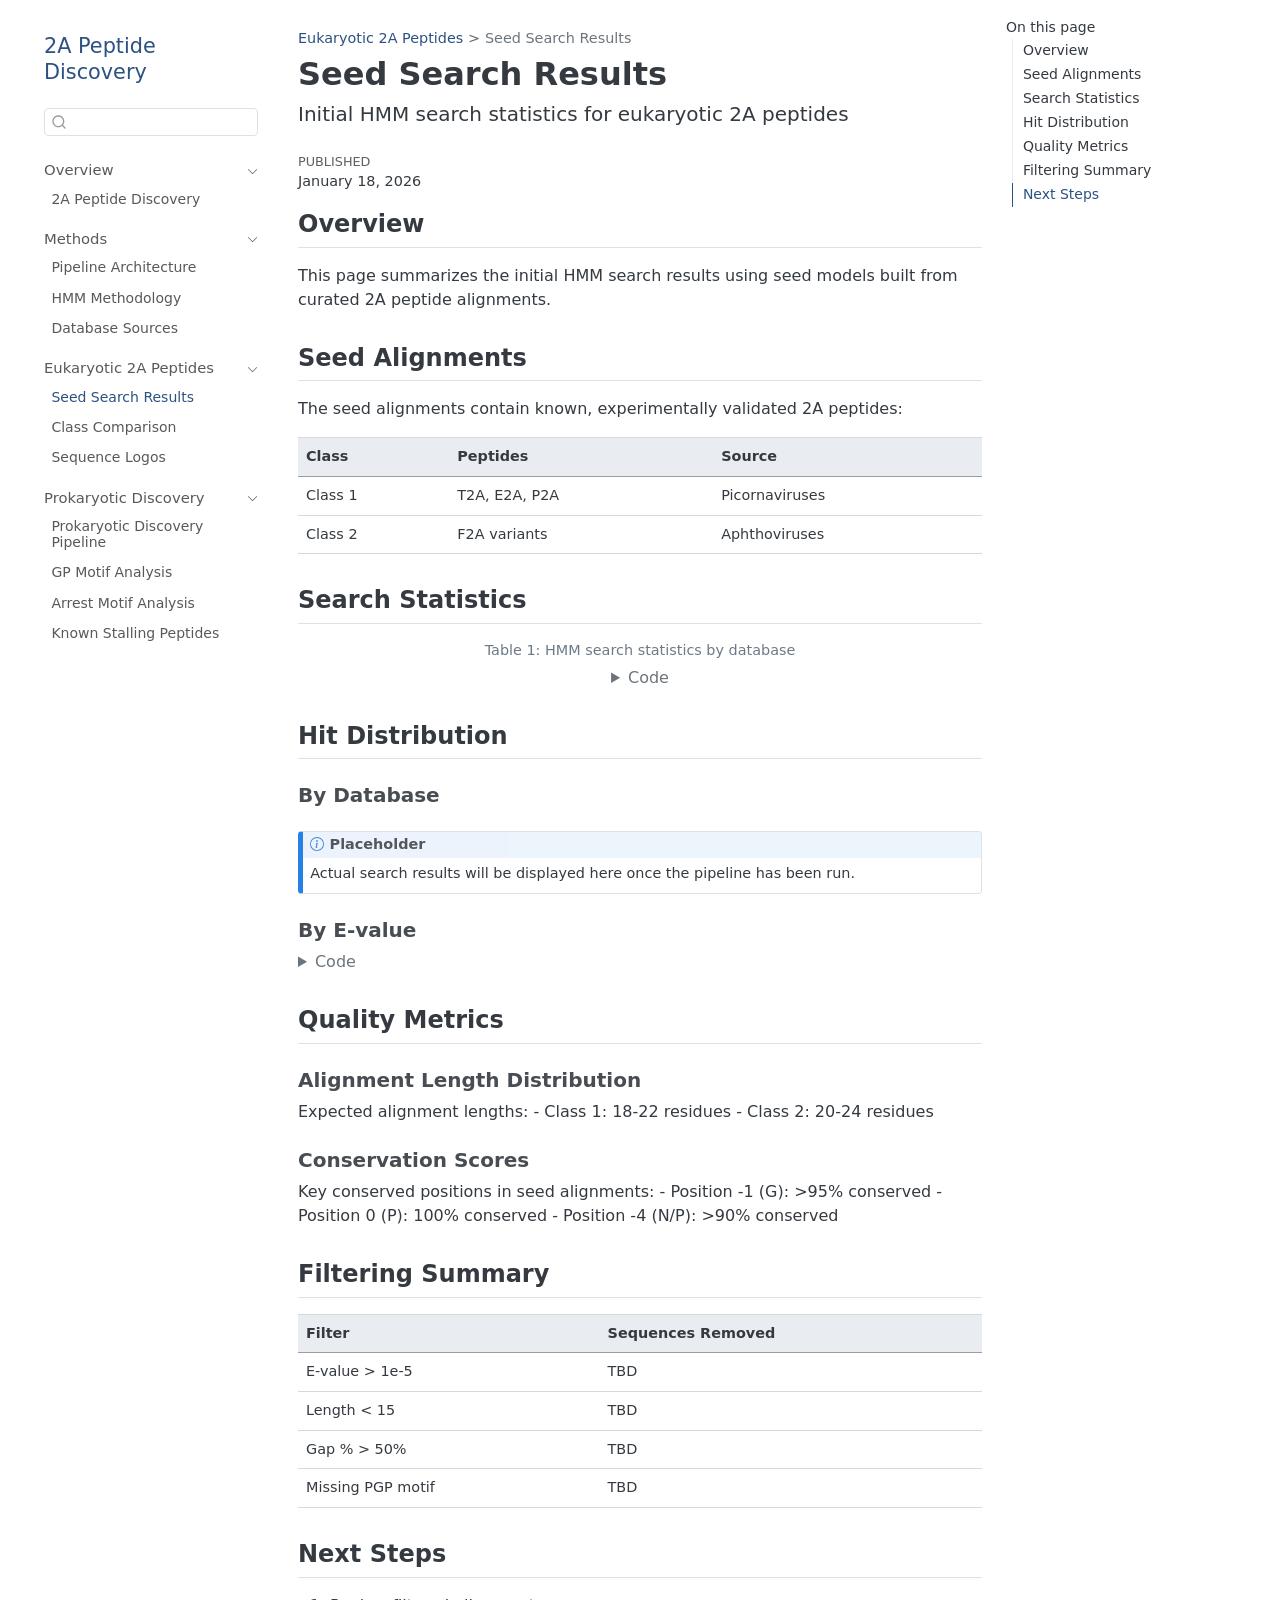
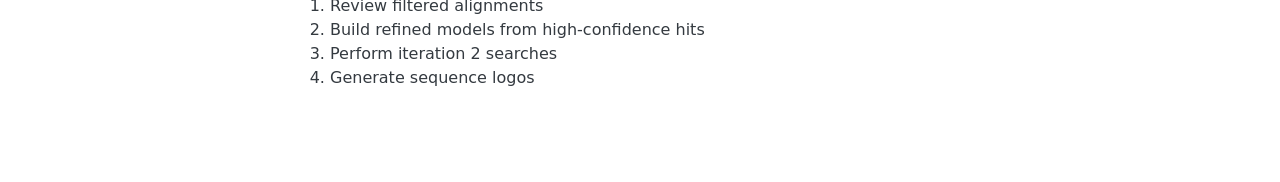
<file: eukaryotic/seed-search.html>
<!DOCTYPE html>
<html xmlns="http://www.w3.org/1999/xhtml" lang="en" xml:lang="en"><head>

<meta charset="utf-8">
<meta name="generator" content="quarto-1.8.26">

<meta name="viewport" content="width=device-width, initial-scale=1.0, user-scalable=yes">

<meta name="dcterms.date" content="2026-01-18">

<title>Seed Search Results – 2A Peptide Discovery</title>
<style>
code{white-space: pre-wrap;}
span.smallcaps{font-variant: small-caps;}
div.columns{display: flex; gap: min(4vw, 1.5em);}
div.column{flex: auto; overflow-x: auto;}
div.hanging-indent{margin-left: 1.5em; text-indent: -1.5em;}
ul.task-list{list-style: none;}
ul.task-list li input[type="checkbox"] {
  width: 0.8em;
  margin: 0 0.8em 0.2em -1em; /* quarto-specific, see https://github.com/quarto-dev/quarto-cli/issues/4556 */ 
  vertical-align: middle;
}
/* CSS for syntax highlighting */
html { -webkit-text-size-adjust: 100%; }
pre > code.sourceCode { white-space: pre; position: relative; }
pre > code.sourceCode > span { display: inline-block; line-height: 1.25; }
pre > code.sourceCode > span:empty { height: 1.2em; }
.sourceCode { overflow: visible; }
code.sourceCode > span { color: inherit; text-decoration: inherit; }
div.sourceCode { margin: 1em 0; }
pre.sourceCode { margin: 0; }
@media screen {
div.sourceCode { overflow: auto; }
}
@media print {
pre > code.sourceCode { white-space: pre-wrap; }
pre > code.sourceCode > span { text-indent: -5em; padding-left: 5em; }
}
pre.numberSource code
  { counter-reset: source-line 0; }
pre.numberSource code > span
  { position: relative; left: -4em; counter-increment: source-line; }
pre.numberSource code > span > a:first-child::before
  { content: counter(source-line);
    position: relative; left: -1em; text-align: right; vertical-align: baseline;
    border: none; display: inline-block;
    -webkit-touch-callout: none; -webkit-user-select: none;
    -khtml-user-select: none; -moz-user-select: none;
    -ms-user-select: none; user-select: none;
    padding: 0 4px; width: 4em;
  }
pre.numberSource { margin-left: 3em;  padding-left: 4px; }
div.sourceCode
  {   }
@media screen {
pre > code.sourceCode > span > a:first-child::before { text-decoration: underline; }
}
</style>


<script src="../site_libs/quarto-nav/quarto-nav.js"></script>
<script src="../site_libs/quarto-nav/headroom.min.js"></script>
<script src="../site_libs/clipboard/clipboard.min.js"></script>
<script src="../site_libs/quarto-search/autocomplete.umd.js"></script>
<script src="../site_libs/quarto-search/fuse.min.js"></script>
<script src="../site_libs/quarto-search/quarto-search.js"></script>
<meta name="quarto:offset" content="../">
<script src="../site_libs/quarto-html/quarto.js" type="module"></script>
<script src="../site_libs/quarto-html/tabsets/tabsets.js" type="module"></script>
<script src="../site_libs/quarto-html/axe/axe-check.js" type="module"></script>
<script src="../site_libs/quarto-html/popper.min.js"></script>
<script src="../site_libs/quarto-html/tippy.umd.min.js"></script>
<script src="../site_libs/quarto-html/anchor.min.js"></script>
<link href="../site_libs/quarto-html/tippy.css" rel="stylesheet">
<link href="../site_libs/quarto-html/quarto-syntax-highlighting-91951b2397f5a16bc0a033bcc92477b2.css" rel="stylesheet" id="quarto-text-highlighting-styles">
<script src="../site_libs/bootstrap/bootstrap.min.js"></script>
<link href="../site_libs/bootstrap/bootstrap-icons.css" rel="stylesheet">
<link href="../site_libs/bootstrap/bootstrap-e9e313386f1d278665fa88e252026886.min.css" rel="stylesheet" append-hash="true" id="quarto-bootstrap" data-mode="light">
<script id="quarto-search-options" type="application/json">{
  "location": "sidebar",
  "copy-button": false,
  "collapse-after": 3,
  "panel-placement": "start",
  "type": "textbox",
  "limit": 50,
  "keyboard-shortcut": [
    "f",
    "/",
    "s"
  ],
  "show-item-context": false,
  "language": {
    "search-no-results-text": "No results",
    "search-matching-documents-text": "matching documents",
    "search-copy-link-title": "Copy link to search",
    "search-hide-matches-text": "Hide additional matches",
    "search-more-match-text": "more match in this document",
    "search-more-matches-text": "more matches in this document",
    "search-clear-button-title": "Clear",
    "search-text-placeholder": "",
    "search-detached-cancel-button-title": "Cancel",
    "search-submit-button-title": "Submit",
    "search-label": "Search"
  }
}</script>


</head>

<body class="nav-sidebar floating quarto-light">

<div id="quarto-search-results"></div>
  <header id="quarto-header" class="headroom fixed-top">
  <nav class="quarto-secondary-nav">
    <div class="container-fluid d-flex">
      <button type="button" class="quarto-btn-toggle btn" data-bs-toggle="collapse" role="button" data-bs-target=".quarto-sidebar-collapse-item" aria-controls="quarto-sidebar" aria-expanded="false" aria-label="Toggle sidebar navigation" onclick="if (window.quartoToggleHeadroom) { window.quartoToggleHeadroom(); }">
        <i class="bi bi-layout-text-sidebar-reverse"></i>
      </button>
        <nav class="quarto-page-breadcrumbs" aria-label="breadcrumb"><ol class="breadcrumb"><li class="breadcrumb-item"><a href="../eukaryotic/seed-search.html">Eukaryotic 2A Peptides</a></li><li class="breadcrumb-item"><a href="../eukaryotic/seed-search.html">Seed Search Results</a></li></ol></nav>
        <a class="flex-grow-1" role="navigation" data-bs-toggle="collapse" data-bs-target=".quarto-sidebar-collapse-item" aria-controls="quarto-sidebar" aria-expanded="false" aria-label="Toggle sidebar navigation" onclick="if (window.quartoToggleHeadroom) { window.quartoToggleHeadroom(); }">      
        </a>
      <button type="button" class="btn quarto-search-button" aria-label="Search" onclick="window.quartoOpenSearch();">
        <i class="bi bi-search"></i>
      </button>
    </div>
  </nav>
</header>
<!-- content -->
<div id="quarto-content" class="quarto-container page-columns page-rows-contents page-layout-article">
<!-- sidebar -->
  <nav id="quarto-sidebar" class="sidebar collapse collapse-horizontal quarto-sidebar-collapse-item sidebar-navigation floating overflow-auto">
    <div class="pt-lg-2 mt-2 text-left sidebar-header">
    <div class="sidebar-title mb-0 py-0">
      <a href="../">2A Peptide Discovery</a> 
    </div>
      </div>
        <div class="mt-2 flex-shrink-0 align-items-center">
        <div class="sidebar-search">
        <div id="quarto-search" class="" title="Search"></div>
        </div>
        </div>
    <div class="sidebar-menu-container"> 
    <ul class="list-unstyled mt-1">
        <li class="sidebar-item sidebar-item-section">
      <div class="sidebar-item-container"> 
            <a class="sidebar-item-text sidebar-link text-start" data-bs-toggle="collapse" data-bs-target="#quarto-sidebar-section-1" role="navigation" aria-expanded="true">
 <span class="menu-text">Overview</span></a>
          <a class="sidebar-item-toggle text-start" data-bs-toggle="collapse" data-bs-target="#quarto-sidebar-section-1" role="navigation" aria-expanded="true" aria-label="Toggle section">
            <i class="bi bi-chevron-right ms-2"></i>
          </a> 
      </div>
      <ul id="quarto-sidebar-section-1" class="collapse list-unstyled sidebar-section depth1 show">  
          <li class="sidebar-item">
  <div class="sidebar-item-container"> 
  <a href="../index.html" class="sidebar-item-text sidebar-link">
 <span class="menu-text">2A Peptide Discovery</span></a>
  </div>
</li>
      </ul>
  </li>
        <li class="sidebar-item sidebar-item-section">
      <div class="sidebar-item-container"> 
            <a class="sidebar-item-text sidebar-link text-start" data-bs-toggle="collapse" data-bs-target="#quarto-sidebar-section-2" role="navigation" aria-expanded="true">
 <span class="menu-text">Methods</span></a>
          <a class="sidebar-item-toggle text-start" data-bs-toggle="collapse" data-bs-target="#quarto-sidebar-section-2" role="navigation" aria-expanded="true" aria-label="Toggle section">
            <i class="bi bi-chevron-right ms-2"></i>
          </a> 
      </div>
      <ul id="quarto-sidebar-section-2" class="collapse list-unstyled sidebar-section depth1 show">  
          <li class="sidebar-item">
  <div class="sidebar-item-container"> 
  <a href="../methods/pipeline.html" class="sidebar-item-text sidebar-link">
 <span class="menu-text">Pipeline Architecture</span></a>
  </div>
</li>
          <li class="sidebar-item">
  <div class="sidebar-item-container"> 
  <a href="../methods/hmm-approach.html" class="sidebar-item-text sidebar-link">
 <span class="menu-text">HMM Methodology</span></a>
  </div>
</li>
          <li class="sidebar-item">
  <div class="sidebar-item-container"> 
  <a href="../methods/databases.html" class="sidebar-item-text sidebar-link">
 <span class="menu-text">Database Sources</span></a>
  </div>
</li>
      </ul>
  </li>
        <li class="sidebar-item sidebar-item-section">
      <div class="sidebar-item-container"> 
            <a class="sidebar-item-text sidebar-link text-start" data-bs-toggle="collapse" data-bs-target="#quarto-sidebar-section-3" role="navigation" aria-expanded="true">
 <span class="menu-text">Eukaryotic 2A Peptides</span></a>
          <a class="sidebar-item-toggle text-start" data-bs-toggle="collapse" data-bs-target="#quarto-sidebar-section-3" role="navigation" aria-expanded="true" aria-label="Toggle section">
            <i class="bi bi-chevron-right ms-2"></i>
          </a> 
      </div>
      <ul id="quarto-sidebar-section-3" class="collapse list-unstyled sidebar-section depth1 show">  
          <li class="sidebar-item">
  <div class="sidebar-item-container"> 
  <a href="../eukaryotic/seed-search.html" class="sidebar-item-text sidebar-link active">
 <span class="menu-text">Seed Search Results</span></a>
  </div>
</li>
          <li class="sidebar-item">
  <div class="sidebar-item-container"> 
  <a href="../eukaryotic/class-comparison.html" class="sidebar-item-text sidebar-link">
 <span class="menu-text">Class Comparison</span></a>
  </div>
</li>
          <li class="sidebar-item">
  <div class="sidebar-item-container"> 
  <a href="../eukaryotic/sequence-logos.html" class="sidebar-item-text sidebar-link">
 <span class="menu-text">Sequence Logos</span></a>
  </div>
</li>
      </ul>
  </li>
        <li class="sidebar-item sidebar-item-section">
      <div class="sidebar-item-container"> 
            <a class="sidebar-item-text sidebar-link text-start" data-bs-toggle="collapse" data-bs-target="#quarto-sidebar-section-4" role="navigation" aria-expanded="true">
 <span class="menu-text">Prokaryotic Discovery</span></a>
          <a class="sidebar-item-toggle text-start" data-bs-toggle="collapse" data-bs-target="#quarto-sidebar-section-4" role="navigation" aria-expanded="true" aria-label="Toggle section">
            <i class="bi bi-chevron-right ms-2"></i>
          </a> 
      </div>
      <ul id="quarto-sidebar-section-4" class="collapse list-unstyled sidebar-section depth1 show">  
          <li class="sidebar-item">
  <div class="sidebar-item-container"> 
  <a href="../prokaryotic/discovery.html" class="sidebar-item-text sidebar-link">
 <span class="menu-text">Prokaryotic Discovery Pipeline</span></a>
  </div>
</li>
          <li class="sidebar-item">
  <div class="sidebar-item-container"> 
  <a href="../prokaryotic/gp-motifs.html" class="sidebar-item-text sidebar-link">
 <span class="menu-text">GP Motif Analysis</span></a>
  </div>
</li>
          <li class="sidebar-item">
  <div class="sidebar-item-container"> 
  <a href="../prokaryotic/arrest-motifs.html" class="sidebar-item-text sidebar-link">
 <span class="menu-text">Arrest Motif Analysis</span></a>
  </div>
</li>
          <li class="sidebar-item">
  <div class="sidebar-item-container"> 
  <a href="../prokaryotic/stalling-peptides.html" class="sidebar-item-text sidebar-link">
 <span class="menu-text">Known Stalling Peptides</span></a>
  </div>
</li>
      </ul>
  </li>
    </ul>
    </div>
</nav>
<div id="quarto-sidebar-glass" class="quarto-sidebar-collapse-item" data-bs-toggle="collapse" data-bs-target=".quarto-sidebar-collapse-item"></div>
<!-- margin-sidebar -->
    <div id="quarto-margin-sidebar" class="sidebar margin-sidebar">
        <nav id="TOC" role="doc-toc" class="toc-active">
    <h2 id="toc-title">On this page</h2>
   
  <ul>
  <li><a href="#overview" id="toc-overview" class="nav-link active" data-scroll-target="#overview">Overview</a></li>
  <li><a href="#seed-alignments" id="toc-seed-alignments" class="nav-link" data-scroll-target="#seed-alignments">Seed Alignments</a></li>
  <li><a href="#search-statistics" id="toc-search-statistics" class="nav-link" data-scroll-target="#search-statistics">Search Statistics</a></li>
  <li><a href="#hit-distribution" id="toc-hit-distribution" class="nav-link" data-scroll-target="#hit-distribution">Hit Distribution</a>
  <ul class="collapse">
  <li><a href="#by-database" id="toc-by-database" class="nav-link" data-scroll-target="#by-database">By Database</a></li>
  <li><a href="#by-e-value" id="toc-by-e-value" class="nav-link" data-scroll-target="#by-e-value">By E-value</a></li>
  </ul></li>
  <li><a href="#quality-metrics" id="toc-quality-metrics" class="nav-link" data-scroll-target="#quality-metrics">Quality Metrics</a>
  <ul class="collapse">
  <li><a href="#alignment-length-distribution" id="toc-alignment-length-distribution" class="nav-link" data-scroll-target="#alignment-length-distribution">Alignment Length Distribution</a></li>
  <li><a href="#conservation-scores" id="toc-conservation-scores" class="nav-link" data-scroll-target="#conservation-scores">Conservation Scores</a></li>
  </ul></li>
  <li><a href="#filtering-summary" id="toc-filtering-summary" class="nav-link" data-scroll-target="#filtering-summary">Filtering Summary</a></li>
  <li><a href="#next-steps" id="toc-next-steps" class="nav-link" data-scroll-target="#next-steps">Next Steps</a></li>
  </ul>
</nav>
    </div>
<!-- main -->
<main class="content" id="quarto-document-content">

<header id="title-block-header" class="quarto-title-block default"><nav class="quarto-page-breadcrumbs quarto-title-breadcrumbs d-none d-lg-block" aria-label="breadcrumb"><ol class="breadcrumb"><li class="breadcrumb-item"><a href="../eukaryotic/seed-search.html">Eukaryotic 2A Peptides</a></li><li class="breadcrumb-item"><a href="../eukaryotic/seed-search.html">Seed Search Results</a></li></ol></nav>
<div class="quarto-title">
<h1 class="title">Seed Search Results</h1>
<p class="subtitle lead">Initial HMM search statistics for eukaryotic 2A peptides</p>
</div>



<div class="quarto-title-meta">

    
    <div>
    <div class="quarto-title-meta-heading">Published</div>
    <div class="quarto-title-meta-contents">
      <p class="date">January 18, 2026</p>
    </div>
  </div>
  
    
  </div>
  


</header>


<section id="overview" class="level2">
<h2 class="anchored" data-anchor-id="overview">Overview</h2>
<p>This page summarizes the initial HMM search results using seed models built from curated 2A peptide alignments.</p>
</section>
<section id="seed-alignments" class="level2">
<h2 class="anchored" data-anchor-id="seed-alignments">Seed Alignments</h2>
<p>The seed alignments contain known, experimentally validated 2A peptides:</p>
<table class="caption-top table">
<thead>
<tr class="header">
<th>Class</th>
<th>Peptides</th>
<th>Source</th>
</tr>
</thead>
<tbody>
<tr class="odd">
<td>Class 1</td>
<td>T2A, E2A, P2A</td>
<td>Picornaviruses</td>
</tr>
<tr class="even">
<td>Class 2</td>
<td>F2A variants</td>
<td>Aphthoviruses</td>
</tr>
</tbody>
</table>
</section>
<section id="search-statistics" class="level2">
<h2 class="anchored" data-anchor-id="search-statistics">Search Statistics</h2>
<div id="tbl-search-stats" class="cell quarto-float quarto-figure quarto-figure-center anchored">
<figure class="quarto-float quarto-float-tbl figure">
<figcaption class="quarto-float-caption-top quarto-float-caption quarto-float-tbl" id="tbl-search-stats-caption-0ceaefa1-69ba-4598-a22c-09a6ac19f8ca">
Table&nbsp;1: HMM search statistics by database
</figcaption>
<div aria-describedby="tbl-search-stats-caption-0ceaefa1-69ba-4598-a22c-09a6ac19f8ca">
<details class="code-fold">
<summary>Code</summary>
<div class="code-copy-outer-scaffold"><div class="sourceCode cell-code" id="cb1"><pre class="sourceCode r code-with-copy"><code class="sourceCode r"><span id="cb1-1"><a href="#cb1-1" aria-hidden="true" tabindex="-1"></a><span class="fu">library</span>(tidyverse)</span>
<span id="cb1-2"><a href="#cb1-2" aria-hidden="true" tabindex="-1"></a></span>
<span id="cb1-3"><a href="#cb1-3" aria-hidden="true" tabindex="-1"></a><span class="co"># Load search statistics (when available)</span></span>
<span id="cb1-4"><a href="#cb1-4" aria-hidden="true" tabindex="-1"></a>results_dir <span class="ot">&lt;-</span> <span class="fu">Sys.getenv</span>(<span class="st">"RESULTS_DIR"</span>, <span class="st">"../../scratch/results"</span>)</span>
<span id="cb1-5"><a href="#cb1-5" aria-hidden="true" tabindex="-1"></a></span>
<span id="cb1-6"><a href="#cb1-6" aria-hidden="true" tabindex="-1"></a><span class="co"># Example statistics table</span></span>
<span id="cb1-7"><a href="#cb1-7" aria-hidden="true" tabindex="-1"></a>stats <span class="ot">&lt;-</span> <span class="fu">tibble</span>(</span>
<span id="cb1-8"><a href="#cb1-8" aria-hidden="true" tabindex="-1"></a>    <span class="at">Database =</span> <span class="fu">c</span>(<span class="st">'UniProt'</span>, <span class="st">'RefProt'</span>, <span class="st">'UniParc'</span>, <span class="st">'MGnify'</span>),</span>
<span id="cb1-9"><a href="#cb1-9" aria-hidden="true" tabindex="-1"></a>    <span class="st">`</span><span class="at">Class 1 Hits</span><span class="st">`</span> <span class="ot">=</span> <span class="fu">c</span>(<span class="dv">45</span>, <span class="dv">128</span>, <span class="dv">892</span>, <span class="dv">3421</span>),</span>
<span id="cb1-10"><a href="#cb1-10" aria-hidden="true" tabindex="-1"></a>    <span class="st">`</span><span class="at">Class 2 Hits</span><span class="st">`</span> <span class="ot">=</span> <span class="fu">c</span>(<span class="dv">23</span>, <span class="dv">67</span>, <span class="dv">445</span>, <span class="dv">1893</span>),</span>
<span id="cb1-11"><a href="#cb1-11" aria-hidden="true" tabindex="-1"></a>    <span class="st">`</span><span class="at">E-value &lt; 1e-10</span><span class="st">`</span> <span class="ot">=</span> <span class="fu">c</span>(<span class="dv">68</span>, <span class="dv">195</span>, <span class="dv">1337</span>, <span class="dv">5314</span>)</span>
<span id="cb1-12"><a href="#cb1-12" aria-hidden="true" tabindex="-1"></a>)</span>
<span id="cb1-13"><a href="#cb1-13" aria-hidden="true" tabindex="-1"></a></span>
<span id="cb1-14"><a href="#cb1-14" aria-hidden="true" tabindex="-1"></a>stats</span></code></pre></div><button title="Copy to Clipboard" class="code-copy-button"><i class="bi"></i></button></div>
</details>
</div>
</figure>
</div>
</section>
<section id="hit-distribution" class="level2">
<h2 class="anchored" data-anchor-id="hit-distribution">Hit Distribution</h2>
<section id="by-database" class="level3">
<h3 class="anchored" data-anchor-id="by-database">By Database</h3>
<div class="callout callout-style-default callout-note callout-titled">
<div class="callout-header d-flex align-content-center">
<div class="callout-icon-container">
<i class="callout-icon"></i>
</div>
<div class="callout-title-container flex-fill">
<span class="screen-reader-only">Note</span>Placeholder
</div>
</div>
<div class="callout-body-container callout-body">
<p>Actual search results will be displayed here once the pipeline has been run.</p>
</div>
</div>
</section>
<section id="by-e-value" class="level3">
<h3 class="anchored" data-anchor-id="by-e-value">By E-value</h3>
<div class="cell">
<details class="code-fold">
<summary>Code</summary>
<div class="code-copy-outer-scaffold"><div class="sourceCode cell-code" id="cb2"><pre class="sourceCode r code-with-copy"><code class="sourceCode r"><span id="cb2-1"><a href="#cb2-1" aria-hidden="true" tabindex="-1"></a><span class="fu">library</span>(ggplot2)</span>
<span id="cb2-2"><a href="#cb2-2" aria-hidden="true" tabindex="-1"></a></span>
<span id="cb2-3"><a href="#cb2-3" aria-hidden="true" tabindex="-1"></a><span class="co"># Example E-value distribution</span></span>
<span id="cb2-4"><a href="#cb2-4" aria-hidden="true" tabindex="-1"></a>evalues <span class="ot">&lt;-</span> <span class="fu">rexp</span>(<span class="dv">1000</span>, <span class="at">rate =</span> <span class="fl">1e8</span>)</span>
<span id="cb2-5"><a href="#cb2-5" aria-hidden="true" tabindex="-1"></a>df <span class="ot">&lt;-</span> <span class="fu">tibble</span>(<span class="at">evalue =</span> evalues)</span>
<span id="cb2-6"><a href="#cb2-6" aria-hidden="true" tabindex="-1"></a></span>
<span id="cb2-7"><a href="#cb2-7" aria-hidden="true" tabindex="-1"></a><span class="fu">ggplot</span>(df, <span class="fu">aes</span>(<span class="at">x =</span> evalue)) <span class="sc">+</span></span>
<span id="cb2-8"><a href="#cb2-8" aria-hidden="true" tabindex="-1"></a>    <span class="fu">geom_histogram</span>(<span class="at">bins =</span> <span class="dv">50</span>) <span class="sc">+</span></span>
<span id="cb2-9"><a href="#cb2-9" aria-hidden="true" tabindex="-1"></a>    <span class="fu">scale_x_log10</span>() <span class="sc">+</span></span>
<span id="cb2-10"><a href="#cb2-10" aria-hidden="true" tabindex="-1"></a>    <span class="fu">labs</span>(<span class="at">x =</span> <span class="st">"E-value"</span>, <span class="at">y =</span> <span class="st">"Count"</span>) <span class="sc">+</span></span>
<span id="cb2-11"><a href="#cb2-11" aria-hidden="true" tabindex="-1"></a>    <span class="fu">theme_minimal</span>()</span></code></pre></div><button title="Copy to Clipboard" class="code-copy-button"><i class="bi"></i></button></div>
</details>
</div>
</section>
</section>
<section id="quality-metrics" class="level2">
<h2 class="anchored" data-anchor-id="quality-metrics">Quality Metrics</h2>
<section id="alignment-length-distribution" class="level3">
<h3 class="anchored" data-anchor-id="alignment-length-distribution">Alignment Length Distribution</h3>
<p>Expected alignment lengths: - Class 1: 18-22 residues - Class 2: 20-24 residues</p>
</section>
<section id="conservation-scores" class="level3">
<h3 class="anchored" data-anchor-id="conservation-scores">Conservation Scores</h3>
<p>Key conserved positions in seed alignments: - Position -1 (G): &gt;95% conserved - Position 0 (P): 100% conserved - Position -4 (N/P): &gt;90% conserved</p>
</section>
</section>
<section id="filtering-summary" class="level2">
<h2 class="anchored" data-anchor-id="filtering-summary">Filtering Summary</h2>
<table class="caption-top table">
<thead>
<tr class="header">
<th>Filter</th>
<th>Sequences Removed</th>
</tr>
</thead>
<tbody>
<tr class="odd">
<td>E-value &gt; 1e-5</td>
<td>TBD</td>
</tr>
<tr class="even">
<td>Length &lt; 15</td>
<td>TBD</td>
</tr>
<tr class="odd">
<td>Gap % &gt; 50%</td>
<td>TBD</td>
</tr>
<tr class="even">
<td>Missing PGP motif</td>
<td>TBD</td>
</tr>
</tbody>
</table>
</section>
<section id="next-steps" class="level2">
<h2 class="anchored" data-anchor-id="next-steps">Next Steps</h2>
<ol type="1">
<li>Review filtered alignments</li>
<li>Build refined models from high-confidence hits</li>
<li>Perform iteration 2 searches</li>
<li>Generate sequence logos</li>
</ol>


</section>

</main> <!-- /main -->
<script id="quarto-html-after-body" type="application/javascript">
  window.document.addEventListener("DOMContentLoaded", function (event) {
    const icon = "";
    const anchorJS = new window.AnchorJS();
    anchorJS.options = {
      placement: 'right',
      icon: icon
    };
    anchorJS.add('.anchored');
    const isCodeAnnotation = (el) => {
      for (const clz of el.classList) {
        if (clz.startsWith('code-annotation-')) {                     
          return true;
        }
      }
      return false;
    }
    const onCopySuccess = function(e) {
      // button target
      const button = e.trigger;
      // don't keep focus
      button.blur();
      // flash "checked"
      button.classList.add('code-copy-button-checked');
      var currentTitle = button.getAttribute("title");
      button.setAttribute("title", "Copied!");
      let tooltip;
      if (window.bootstrap) {
        button.setAttribute("data-bs-toggle", "tooltip");
        button.setAttribute("data-bs-placement", "left");
        button.setAttribute("data-bs-title", "Copied!");
        tooltip = new bootstrap.Tooltip(button, 
          { trigger: "manual", 
            customClass: "code-copy-button-tooltip",
            offset: [0, -8]});
        tooltip.show();    
      }
      setTimeout(function() {
        if (tooltip) {
          tooltip.hide();
          button.removeAttribute("data-bs-title");
          button.removeAttribute("data-bs-toggle");
          button.removeAttribute("data-bs-placement");
        }
        button.setAttribute("title", currentTitle);
        button.classList.remove('code-copy-button-checked');
      }, 1000);
      // clear code selection
      e.clearSelection();
    }
    const getTextToCopy = function(trigger) {
      const outerScaffold = trigger.parentElement.cloneNode(true);
      const codeEl = outerScaffold.querySelector('code');
      for (const childEl of codeEl.children) {
        if (isCodeAnnotation(childEl)) {
          childEl.remove();
        }
      }
      return codeEl.innerText;
    }
    const clipboard = new window.ClipboardJS('.code-copy-button:not([data-in-quarto-modal])', {
      text: getTextToCopy
    });
    clipboard.on('success', onCopySuccess);
    if (window.document.getElementById('quarto-embedded-source-code-modal')) {
      const clipboardModal = new window.ClipboardJS('.code-copy-button[data-in-quarto-modal]', {
        text: getTextToCopy,
        container: window.document.getElementById('quarto-embedded-source-code-modal')
      });
      clipboardModal.on('success', onCopySuccess);
    }
      var localhostRegex = new RegExp(/^(?:http|https):\/\/localhost\:?[0-9]*\//);
      var mailtoRegex = new RegExp(/^mailto:/);
        var filterRegex = new RegExp("https:\/\/rnabioco\.github\.io\/2a-peptide-search\/");
      var isInternal = (href) => {
          return filterRegex.test(href) || localhostRegex.test(href) || mailtoRegex.test(href);
      }
      // Inspect non-navigation links and adorn them if external
     var links = window.document.querySelectorAll('a[href]:not(.nav-link):not(.navbar-brand):not(.toc-action):not(.sidebar-link):not(.sidebar-item-toggle):not(.pagination-link):not(.no-external):not([aria-hidden]):not(.dropdown-item):not(.quarto-navigation-tool):not(.about-link)');
      for (var i=0; i<links.length; i++) {
        const link = links[i];
        if (!isInternal(link.href)) {
          // undo the damage that might have been done by quarto-nav.js in the case of
          // links that we want to consider external
          if (link.dataset.originalHref !== undefined) {
            link.href = link.dataset.originalHref;
          }
        }
      }
    function tippyHover(el, contentFn, onTriggerFn, onUntriggerFn) {
      const config = {
        allowHTML: true,
        maxWidth: 500,
        delay: 100,
        arrow: false,
        appendTo: function(el) {
            return el.parentElement;
        },
        interactive: true,
        interactiveBorder: 10,
        theme: 'quarto',
        placement: 'bottom-start',
      };
      if (contentFn) {
        config.content = contentFn;
      }
      if (onTriggerFn) {
        config.onTrigger = onTriggerFn;
      }
      if (onUntriggerFn) {
        config.onUntrigger = onUntriggerFn;
      }
      window.tippy(el, config); 
    }
    const noterefs = window.document.querySelectorAll('a[role="doc-noteref"]');
    for (var i=0; i<noterefs.length; i++) {
      const ref = noterefs[i];
      tippyHover(ref, function() {
        // use id or data attribute instead here
        let href = ref.getAttribute('data-footnote-href') || ref.getAttribute('href');
        try { href = new URL(href).hash; } catch {}
        const id = href.replace(/^#\/?/, "");
        const note = window.document.getElementById(id);
        if (note) {
          return note.innerHTML;
        } else {
          return "";
        }
      });
    }
    const xrefs = window.document.querySelectorAll('a.quarto-xref');
    const processXRef = (id, note) => {
      // Strip column container classes
      const stripColumnClz = (el) => {
        el.classList.remove("page-full", "page-columns");
        if (el.children) {
          for (const child of el.children) {
            stripColumnClz(child);
          }
        }
      }
      stripColumnClz(note)
      if (id === null || id.startsWith('sec-')) {
        // Special case sections, only their first couple elements
        const container = document.createElement("div");
        if (note.children && note.children.length > 2) {
          container.appendChild(note.children[0].cloneNode(true));
          for (let i = 1; i < note.children.length; i++) {
            const child = note.children[i];
            if (child.tagName === "P" && child.innerText === "") {
              continue;
            } else {
              container.appendChild(child.cloneNode(true));
              break;
            }
          }
          if (window.Quarto?.typesetMath) {
            window.Quarto.typesetMath(container);
          }
          return container.innerHTML
        } else {
          if (window.Quarto?.typesetMath) {
            window.Quarto.typesetMath(note);
          }
          return note.innerHTML;
        }
      } else {
        // Remove any anchor links if they are present
        const anchorLink = note.querySelector('a.anchorjs-link');
        if (anchorLink) {
          anchorLink.remove();
        }
        if (window.Quarto?.typesetMath) {
          window.Quarto.typesetMath(note);
        }
        if (note.classList.contains("callout")) {
          return note.outerHTML;
        } else {
          return note.innerHTML;
        }
      }
    }
    for (var i=0; i<xrefs.length; i++) {
      const xref = xrefs[i];
      tippyHover(xref, undefined, function(instance) {
        instance.disable();
        let url = xref.getAttribute('href');
        let hash = undefined; 
        if (url.startsWith('#')) {
          hash = url;
        } else {
          try { hash = new URL(url).hash; } catch {}
        }
        if (hash) {
          const id = hash.replace(/^#\/?/, "");
          const note = window.document.getElementById(id);
          if (note !== null) {
            try {
              const html = processXRef(id, note.cloneNode(true));
              instance.setContent(html);
            } finally {
              instance.enable();
              instance.show();
            }
          } else {
            // See if we can fetch this
            fetch(url.split('#')[0])
            .then(res => res.text())
            .then(html => {
              const parser = new DOMParser();
              const htmlDoc = parser.parseFromString(html, "text/html");
              const note = htmlDoc.getElementById(id);
              if (note !== null) {
                const html = processXRef(id, note);
                instance.setContent(html);
              } 
            }).finally(() => {
              instance.enable();
              instance.show();
            });
          }
        } else {
          // See if we can fetch a full url (with no hash to target)
          // This is a special case and we should probably do some content thinning / targeting
          fetch(url)
          .then(res => res.text())
          .then(html => {
            const parser = new DOMParser();
            const htmlDoc = parser.parseFromString(html, "text/html");
            const note = htmlDoc.querySelector('main.content');
            if (note !== null) {
              // This should only happen for chapter cross references
              // (since there is no id in the URL)
              // remove the first header
              if (note.children.length > 0 && note.children[0].tagName === "HEADER") {
                note.children[0].remove();
              }
              const html = processXRef(null, note);
              instance.setContent(html);
            } 
          }).finally(() => {
            instance.enable();
            instance.show();
          });
        }
      }, function(instance) {
      });
    }
        let selectedAnnoteEl;
        const selectorForAnnotation = ( cell, annotation) => {
          let cellAttr = 'data-code-cell="' + cell + '"';
          let lineAttr = 'data-code-annotation="' +  annotation + '"';
          const selector = 'span[' + cellAttr + '][' + lineAttr + ']';
          return selector;
        }
        const selectCodeLines = (annoteEl) => {
          const doc = window.document;
          const targetCell = annoteEl.getAttribute("data-target-cell");
          const targetAnnotation = annoteEl.getAttribute("data-target-annotation");
          const annoteSpan = window.document.querySelector(selectorForAnnotation(targetCell, targetAnnotation));
          const lines = annoteSpan.getAttribute("data-code-lines").split(",");
          const lineIds = lines.map((line) => {
            return targetCell + "-" + line;
          })
          let top = null;
          let height = null;
          let parent = null;
          if (lineIds.length > 0) {
              //compute the position of the single el (top and bottom and make a div)
              const el = window.document.getElementById(lineIds[0]);
              top = el.offsetTop;
              height = el.offsetHeight;
              parent = el.parentElement.parentElement;
            if (lineIds.length > 1) {
              const lastEl = window.document.getElementById(lineIds[lineIds.length - 1]);
              const bottom = lastEl.offsetTop + lastEl.offsetHeight;
              height = bottom - top;
            }
            if (top !== null && height !== null && parent !== null) {
              // cook up a div (if necessary) and position it 
              let div = window.document.getElementById("code-annotation-line-highlight");
              if (div === null) {
                div = window.document.createElement("div");
                div.setAttribute("id", "code-annotation-line-highlight");
                div.style.position = 'absolute';
                parent.appendChild(div);
              }
              div.style.top = top - 2 + "px";
              div.style.height = height + 4 + "px";
              div.style.left = 0;
              let gutterDiv = window.document.getElementById("code-annotation-line-highlight-gutter");
              if (gutterDiv === null) {
                gutterDiv = window.document.createElement("div");
                gutterDiv.setAttribute("id", "code-annotation-line-highlight-gutter");
                gutterDiv.style.position = 'absolute';
                const codeCell = window.document.getElementById(targetCell);
                const gutter = codeCell.querySelector('.code-annotation-gutter');
                gutter.appendChild(gutterDiv);
              }
              gutterDiv.style.top = top - 2 + "px";
              gutterDiv.style.height = height + 4 + "px";
            }
            selectedAnnoteEl = annoteEl;
          }
        };
        const unselectCodeLines = () => {
          const elementsIds = ["code-annotation-line-highlight", "code-annotation-line-highlight-gutter"];
          elementsIds.forEach((elId) => {
            const div = window.document.getElementById(elId);
            if (div) {
              div.remove();
            }
          });
          selectedAnnoteEl = undefined;
        };
          // Handle positioning of the toggle
      window.addEventListener(
        "resize",
        throttle(() => {
          elRect = undefined;
          if (selectedAnnoteEl) {
            selectCodeLines(selectedAnnoteEl);
          }
        }, 10)
      );
      function throttle(fn, ms) {
      let throttle = false;
      let timer;
        return (...args) => {
          if(!throttle) { // first call gets through
              fn.apply(this, args);
              throttle = true;
          } else { // all the others get throttled
              if(timer) clearTimeout(timer); // cancel #2
              timer = setTimeout(() => {
                fn.apply(this, args);
                timer = throttle = false;
              }, ms);
          }
        };
      }
        // Attach click handler to the DT
        const annoteDls = window.document.querySelectorAll('dt[data-target-cell]');
        for (const annoteDlNode of annoteDls) {
          annoteDlNode.addEventListener('click', (event) => {
            const clickedEl = event.target;
            if (clickedEl !== selectedAnnoteEl) {
              unselectCodeLines();
              const activeEl = window.document.querySelector('dt[data-target-cell].code-annotation-active');
              if (activeEl) {
                activeEl.classList.remove('code-annotation-active');
              }
              selectCodeLines(clickedEl);
              clickedEl.classList.add('code-annotation-active');
            } else {
              // Unselect the line
              unselectCodeLines();
              clickedEl.classList.remove('code-annotation-active');
            }
          });
        }
    const findCites = (el) => {
      const parentEl = el.parentElement;
      if (parentEl) {
        const cites = parentEl.dataset.cites;
        if (cites) {
          return {
            el,
            cites: cites.split(' ')
          };
        } else {
          return findCites(el.parentElement)
        }
      } else {
        return undefined;
      }
    };
    var bibliorefs = window.document.querySelectorAll('a[role="doc-biblioref"]');
    for (var i=0; i<bibliorefs.length; i++) {
      const ref = bibliorefs[i];
      const citeInfo = findCites(ref);
      if (citeInfo) {
        tippyHover(citeInfo.el, function() {
          var popup = window.document.createElement('div');
          citeInfo.cites.forEach(function(cite) {
            var citeDiv = window.document.createElement('div');
            citeDiv.classList.add('hanging-indent');
            citeDiv.classList.add('csl-entry');
            var biblioDiv = window.document.getElementById('ref-' + cite);
            if (biblioDiv) {
              citeDiv.innerHTML = biblioDiv.innerHTML;
            }
            popup.appendChild(citeDiv);
          });
          return popup.innerHTML;
        });
      }
    }
  });
  </script>
</div> <!-- /content -->




</body></html>
</file>
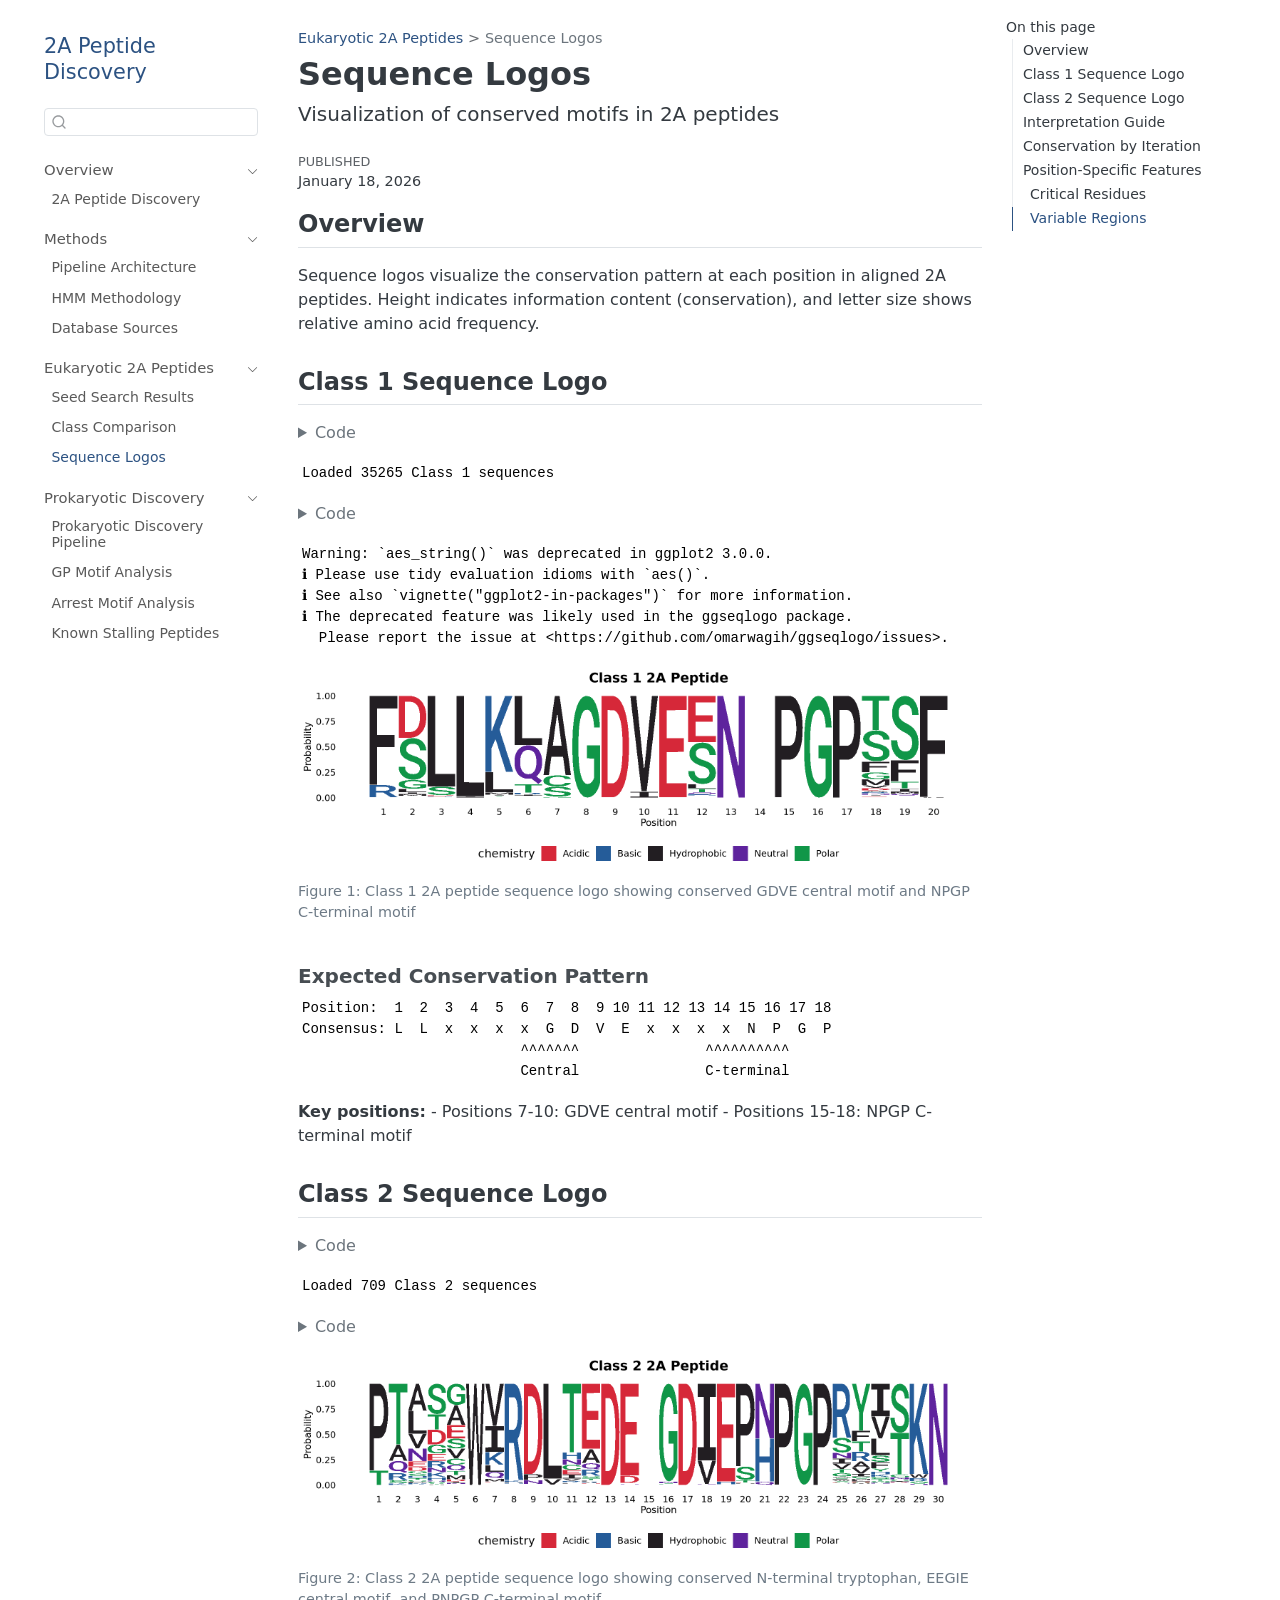
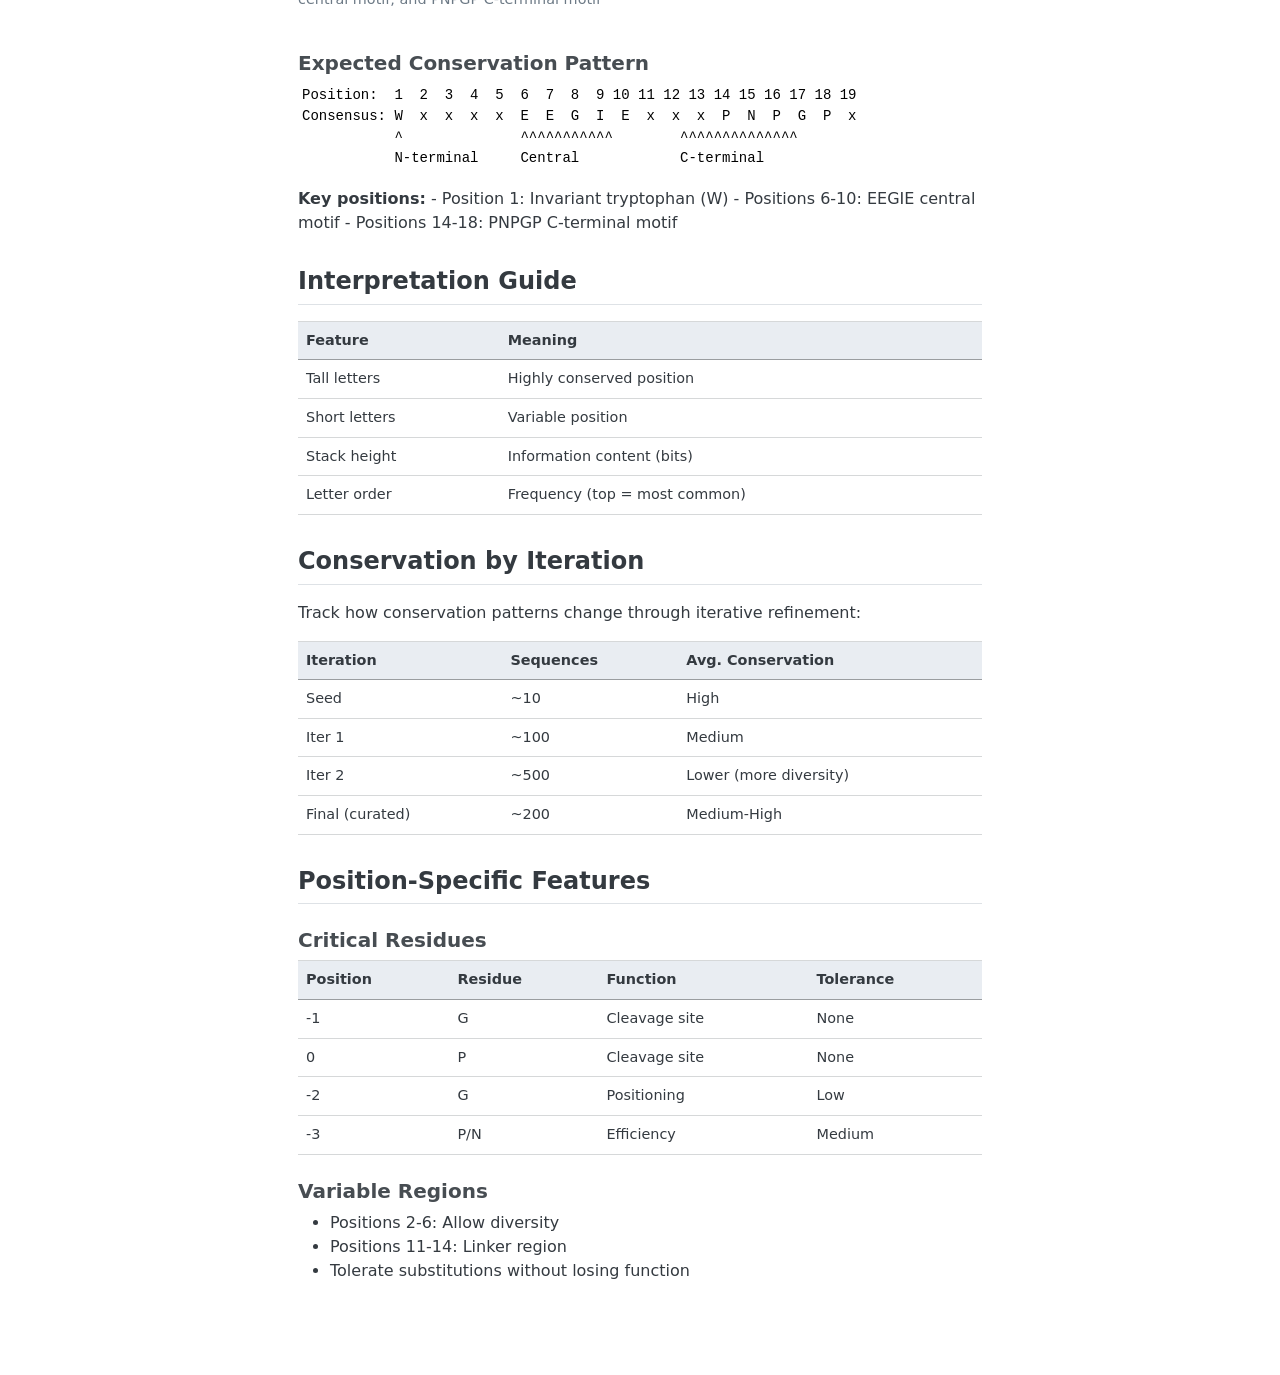
<file: eukaryotic/sequence-logos.html>
<!DOCTYPE html>
<html xmlns="http://www.w3.org/1999/xhtml" lang="en" xml:lang="en"><head>

<meta charset="utf-8">
<meta name="generator" content="quarto-1.8.26">

<meta name="viewport" content="width=device-width, initial-scale=1.0, user-scalable=yes">

<meta name="dcterms.date" content="2026-01-18">

<title>Sequence Logos – 2A Peptide Discovery</title>
<style>
code{white-space: pre-wrap;}
span.smallcaps{font-variant: small-caps;}
div.columns{display: flex; gap: min(4vw, 1.5em);}
div.column{flex: auto; overflow-x: auto;}
div.hanging-indent{margin-left: 1.5em; text-indent: -1.5em;}
ul.task-list{list-style: none;}
ul.task-list li input[type="checkbox"] {
  width: 0.8em;
  margin: 0 0.8em 0.2em -1em; /* quarto-specific, see https://github.com/quarto-dev/quarto-cli/issues/4556 */ 
  vertical-align: middle;
}
/* CSS for syntax highlighting */
html { -webkit-text-size-adjust: 100%; }
pre > code.sourceCode { white-space: pre; position: relative; }
pre > code.sourceCode > span { display: inline-block; line-height: 1.25; }
pre > code.sourceCode > span:empty { height: 1.2em; }
.sourceCode { overflow: visible; }
code.sourceCode > span { color: inherit; text-decoration: inherit; }
div.sourceCode { margin: 1em 0; }
pre.sourceCode { margin: 0; }
@media screen {
div.sourceCode { overflow: auto; }
}
@media print {
pre > code.sourceCode { white-space: pre-wrap; }
pre > code.sourceCode > span { text-indent: -5em; padding-left: 5em; }
}
pre.numberSource code
  { counter-reset: source-line 0; }
pre.numberSource code > span
  { position: relative; left: -4em; counter-increment: source-line; }
pre.numberSource code > span > a:first-child::before
  { content: counter(source-line);
    position: relative; left: -1em; text-align: right; vertical-align: baseline;
    border: none; display: inline-block;
    -webkit-touch-callout: none; -webkit-user-select: none;
    -khtml-user-select: none; -moz-user-select: none;
    -ms-user-select: none; user-select: none;
    padding: 0 4px; width: 4em;
  }
pre.numberSource { margin-left: 3em;  padding-left: 4px; }
div.sourceCode
  {   }
@media screen {
pre > code.sourceCode > span > a:first-child::before { text-decoration: underline; }
}
</style>


<script src="../site_libs/quarto-nav/quarto-nav.js"></script>
<script src="../site_libs/quarto-nav/headroom.min.js"></script>
<script src="../site_libs/clipboard/clipboard.min.js"></script>
<script src="../site_libs/quarto-search/autocomplete.umd.js"></script>
<script src="../site_libs/quarto-search/fuse.min.js"></script>
<script src="../site_libs/quarto-search/quarto-search.js"></script>
<meta name="quarto:offset" content="../">
<script src="../site_libs/quarto-html/quarto.js" type="module"></script>
<script src="../site_libs/quarto-html/tabsets/tabsets.js" type="module"></script>
<script src="../site_libs/quarto-html/axe/axe-check.js" type="module"></script>
<script src="../site_libs/quarto-html/popper.min.js"></script>
<script src="../site_libs/quarto-html/tippy.umd.min.js"></script>
<script src="../site_libs/quarto-html/anchor.min.js"></script>
<link href="../site_libs/quarto-html/tippy.css" rel="stylesheet">
<link href="../site_libs/quarto-html/quarto-syntax-highlighting-91951b2397f5a16bc0a033bcc92477b2.css" rel="stylesheet" id="quarto-text-highlighting-styles">
<script src="../site_libs/bootstrap/bootstrap.min.js"></script>
<link href="../site_libs/bootstrap/bootstrap-icons.css" rel="stylesheet">
<link href="../site_libs/bootstrap/bootstrap-e9e313386f1d278665fa88e252026886.min.css" rel="stylesheet" append-hash="true" id="quarto-bootstrap" data-mode="light">
<script id="quarto-search-options" type="application/json">{
  "location": "sidebar",
  "copy-button": false,
  "collapse-after": 3,
  "panel-placement": "start",
  "type": "textbox",
  "limit": 50,
  "keyboard-shortcut": [
    "f",
    "/",
    "s"
  ],
  "show-item-context": false,
  "language": {
    "search-no-results-text": "No results",
    "search-matching-documents-text": "matching documents",
    "search-copy-link-title": "Copy link to search",
    "search-hide-matches-text": "Hide additional matches",
    "search-more-match-text": "more match in this document",
    "search-more-matches-text": "more matches in this document",
    "search-clear-button-title": "Clear",
    "search-text-placeholder": "",
    "search-detached-cancel-button-title": "Cancel",
    "search-submit-button-title": "Submit",
    "search-label": "Search"
  }
}</script>


</head>

<body class="nav-sidebar floating quarto-light">

<div id="quarto-search-results"></div>
  <header id="quarto-header" class="headroom fixed-top">
  <nav class="quarto-secondary-nav">
    <div class="container-fluid d-flex">
      <button type="button" class="quarto-btn-toggle btn" data-bs-toggle="collapse" role="button" data-bs-target=".quarto-sidebar-collapse-item" aria-controls="quarto-sidebar" aria-expanded="false" aria-label="Toggle sidebar navigation" onclick="if (window.quartoToggleHeadroom) { window.quartoToggleHeadroom(); }">
        <i class="bi bi-layout-text-sidebar-reverse"></i>
      </button>
        <nav class="quarto-page-breadcrumbs" aria-label="breadcrumb"><ol class="breadcrumb"><li class="breadcrumb-item"><a href="../eukaryotic/seed-search.html">Eukaryotic 2A Peptides</a></li><li class="breadcrumb-item"><a href="../eukaryotic/sequence-logos.html">Sequence Logos</a></li></ol></nav>
        <a class="flex-grow-1" role="navigation" data-bs-toggle="collapse" data-bs-target=".quarto-sidebar-collapse-item" aria-controls="quarto-sidebar" aria-expanded="false" aria-label="Toggle sidebar navigation" onclick="if (window.quartoToggleHeadroom) { window.quartoToggleHeadroom(); }">      
        </a>
      <button type="button" class="btn quarto-search-button" aria-label="Search" onclick="window.quartoOpenSearch();">
        <i class="bi bi-search"></i>
      </button>
    </div>
  </nav>
</header>
<!-- content -->
<div id="quarto-content" class="quarto-container page-columns page-rows-contents page-layout-article">
<!-- sidebar -->
  <nav id="quarto-sidebar" class="sidebar collapse collapse-horizontal quarto-sidebar-collapse-item sidebar-navigation floating overflow-auto">
    <div class="pt-lg-2 mt-2 text-left sidebar-header">
    <div class="sidebar-title mb-0 py-0">
      <a href="../">2A Peptide Discovery</a> 
    </div>
      </div>
        <div class="mt-2 flex-shrink-0 align-items-center">
        <div class="sidebar-search">
        <div id="quarto-search" class="" title="Search"></div>
        </div>
        </div>
    <div class="sidebar-menu-container"> 
    <ul class="list-unstyled mt-1">
        <li class="sidebar-item sidebar-item-section">
      <div class="sidebar-item-container"> 
            <a class="sidebar-item-text sidebar-link text-start" data-bs-toggle="collapse" data-bs-target="#quarto-sidebar-section-1" role="navigation" aria-expanded="true">
 <span class="menu-text">Overview</span></a>
          <a class="sidebar-item-toggle text-start" data-bs-toggle="collapse" data-bs-target="#quarto-sidebar-section-1" role="navigation" aria-expanded="true" aria-label="Toggle section">
            <i class="bi bi-chevron-right ms-2"></i>
          </a> 
      </div>
      <ul id="quarto-sidebar-section-1" class="collapse list-unstyled sidebar-section depth1 show">  
          <li class="sidebar-item">
  <div class="sidebar-item-container"> 
  <a href="../index.html" class="sidebar-item-text sidebar-link">
 <span class="menu-text">2A Peptide Discovery</span></a>
  </div>
</li>
      </ul>
  </li>
        <li class="sidebar-item sidebar-item-section">
      <div class="sidebar-item-container"> 
            <a class="sidebar-item-text sidebar-link text-start" data-bs-toggle="collapse" data-bs-target="#quarto-sidebar-section-2" role="navigation" aria-expanded="true">
 <span class="menu-text">Methods</span></a>
          <a class="sidebar-item-toggle text-start" data-bs-toggle="collapse" data-bs-target="#quarto-sidebar-section-2" role="navigation" aria-expanded="true" aria-label="Toggle section">
            <i class="bi bi-chevron-right ms-2"></i>
          </a> 
      </div>
      <ul id="quarto-sidebar-section-2" class="collapse list-unstyled sidebar-section depth1 show">  
          <li class="sidebar-item">
  <div class="sidebar-item-container"> 
  <a href="../methods/pipeline.html" class="sidebar-item-text sidebar-link">
 <span class="menu-text">Pipeline Architecture</span></a>
  </div>
</li>
          <li class="sidebar-item">
  <div class="sidebar-item-container"> 
  <a href="../methods/hmm-approach.html" class="sidebar-item-text sidebar-link">
 <span class="menu-text">HMM Methodology</span></a>
  </div>
</li>
          <li class="sidebar-item">
  <div class="sidebar-item-container"> 
  <a href="../methods/databases.html" class="sidebar-item-text sidebar-link">
 <span class="menu-text">Database Sources</span></a>
  </div>
</li>
      </ul>
  </li>
        <li class="sidebar-item sidebar-item-section">
      <div class="sidebar-item-container"> 
            <a class="sidebar-item-text sidebar-link text-start" data-bs-toggle="collapse" data-bs-target="#quarto-sidebar-section-3" role="navigation" aria-expanded="true">
 <span class="menu-text">Eukaryotic 2A Peptides</span></a>
          <a class="sidebar-item-toggle text-start" data-bs-toggle="collapse" data-bs-target="#quarto-sidebar-section-3" role="navigation" aria-expanded="true" aria-label="Toggle section">
            <i class="bi bi-chevron-right ms-2"></i>
          </a> 
      </div>
      <ul id="quarto-sidebar-section-3" class="collapse list-unstyled sidebar-section depth1 show">  
          <li class="sidebar-item">
  <div class="sidebar-item-container"> 
  <a href="../eukaryotic/seed-search.html" class="sidebar-item-text sidebar-link">
 <span class="menu-text">Seed Search Results</span></a>
  </div>
</li>
          <li class="sidebar-item">
  <div class="sidebar-item-container"> 
  <a href="../eukaryotic/class-comparison.html" class="sidebar-item-text sidebar-link">
 <span class="menu-text">Class Comparison</span></a>
  </div>
</li>
          <li class="sidebar-item">
  <div class="sidebar-item-container"> 
  <a href="../eukaryotic/sequence-logos.html" class="sidebar-item-text sidebar-link active">
 <span class="menu-text">Sequence Logos</span></a>
  </div>
</li>
      </ul>
  </li>
        <li class="sidebar-item sidebar-item-section">
      <div class="sidebar-item-container"> 
            <a class="sidebar-item-text sidebar-link text-start" data-bs-toggle="collapse" data-bs-target="#quarto-sidebar-section-4" role="navigation" aria-expanded="true">
 <span class="menu-text">Prokaryotic Discovery</span></a>
          <a class="sidebar-item-toggle text-start" data-bs-toggle="collapse" data-bs-target="#quarto-sidebar-section-4" role="navigation" aria-expanded="true" aria-label="Toggle section">
            <i class="bi bi-chevron-right ms-2"></i>
          </a> 
      </div>
      <ul id="quarto-sidebar-section-4" class="collapse list-unstyled sidebar-section depth1 show">  
          <li class="sidebar-item">
  <div class="sidebar-item-container"> 
  <a href="../prokaryotic/discovery.html" class="sidebar-item-text sidebar-link">
 <span class="menu-text">Prokaryotic Discovery Pipeline</span></a>
  </div>
</li>
          <li class="sidebar-item">
  <div class="sidebar-item-container"> 
  <a href="../prokaryotic/gp-motifs.html" class="sidebar-item-text sidebar-link">
 <span class="menu-text">GP Motif Analysis</span></a>
  </div>
</li>
          <li class="sidebar-item">
  <div class="sidebar-item-container"> 
  <a href="../prokaryotic/arrest-motifs.html" class="sidebar-item-text sidebar-link">
 <span class="menu-text">Arrest Motif Analysis</span></a>
  </div>
</li>
          <li class="sidebar-item">
  <div class="sidebar-item-container"> 
  <a href="../prokaryotic/stalling-peptides.html" class="sidebar-item-text sidebar-link">
 <span class="menu-text">Known Stalling Peptides</span></a>
  </div>
</li>
      </ul>
  </li>
    </ul>
    </div>
</nav>
<div id="quarto-sidebar-glass" class="quarto-sidebar-collapse-item" data-bs-toggle="collapse" data-bs-target=".quarto-sidebar-collapse-item"></div>
<!-- margin-sidebar -->
    <div id="quarto-margin-sidebar" class="sidebar margin-sidebar">
        <nav id="TOC" role="doc-toc" class="toc-active">
    <h2 id="toc-title">On this page</h2>
   
  <ul>
  <li><a href="#overview" id="toc-overview" class="nav-link active" data-scroll-target="#overview">Overview</a></li>
  <li><a href="#class-1-sequence-logo" id="toc-class-1-sequence-logo" class="nav-link" data-scroll-target="#class-1-sequence-logo">Class 1 Sequence Logo</a>
  <ul class="collapse">
  <li><a href="#expected-conservation-pattern" id="toc-expected-conservation-pattern" class="nav-link" data-scroll-target="#expected-conservation-pattern">Expected Conservation Pattern</a></li>
  </ul></li>
  <li><a href="#class-2-sequence-logo" id="toc-class-2-sequence-logo" class="nav-link" data-scroll-target="#class-2-sequence-logo">Class 2 Sequence Logo</a>
  <ul class="collapse">
  <li><a href="#expected-conservation-pattern-1" id="toc-expected-conservation-pattern-1" class="nav-link" data-scroll-target="#expected-conservation-pattern-1">Expected Conservation Pattern</a></li>
  </ul></li>
  <li><a href="#interpretation-guide" id="toc-interpretation-guide" class="nav-link" data-scroll-target="#interpretation-guide">Interpretation Guide</a></li>
  <li><a href="#conservation-by-iteration" id="toc-conservation-by-iteration" class="nav-link" data-scroll-target="#conservation-by-iteration">Conservation by Iteration</a></li>
  <li><a href="#position-specific-features" id="toc-position-specific-features" class="nav-link" data-scroll-target="#position-specific-features">Position-Specific Features</a>
  <ul class="collapse">
  <li><a href="#critical-residues" id="toc-critical-residues" class="nav-link" data-scroll-target="#critical-residues">Critical Residues</a></li>
  <li><a href="#variable-regions" id="toc-variable-regions" class="nav-link" data-scroll-target="#variable-regions">Variable Regions</a></li>
  </ul></li>
  </ul>
</nav>
    </div>
<!-- main -->
<main class="content" id="quarto-document-content">

<header id="title-block-header" class="quarto-title-block default"><nav class="quarto-page-breadcrumbs quarto-title-breadcrumbs d-none d-lg-block" aria-label="breadcrumb"><ol class="breadcrumb"><li class="breadcrumb-item"><a href="../eukaryotic/seed-search.html">Eukaryotic 2A Peptides</a></li><li class="breadcrumb-item"><a href="../eukaryotic/sequence-logos.html">Sequence Logos</a></li></ol></nav>
<div class="quarto-title">
<h1 class="title">Sequence Logos</h1>
<p class="subtitle lead">Visualization of conserved motifs in 2A peptides</p>
</div>



<div class="quarto-title-meta">

    
    <div>
    <div class="quarto-title-meta-heading">Published</div>
    <div class="quarto-title-meta-contents">
      <p class="date">January 18, 2026</p>
    </div>
  </div>
  
    
  </div>
  


</header>


<section id="overview" class="level2">
<h2 class="anchored" data-anchor-id="overview">Overview</h2>
<p>Sequence logos visualize the conservation pattern at each position in aligned 2A peptides. Height indicates information content (conservation), and letter size shows relative amino acid frequency.</p>
</section>
<section id="class-1-sequence-logo" class="level2">
<h2 class="anchored" data-anchor-id="class-1-sequence-logo">Class 1 Sequence Logo</h2>
<div class="cell">
<details class="code-fold">
<summary>Code</summary>
<div class="code-copy-outer-scaffold"><div class="sourceCode cell-code" id="cb1"><pre class="sourceCode r code-with-copy"><code class="sourceCode r"><span id="cb1-1"><a href="#cb1-1" aria-hidden="true" tabindex="-1"></a>class1_seqs <span class="ot">&lt;-</span> <span class="fu">read_stockholm_sequences</span>(class1_path)</span>
<span id="cb1-2"><a href="#cb1-2" aria-hidden="true" tabindex="-1"></a><span class="fu">message</span>(<span class="fu">sprintf</span>(<span class="st">"Loaded %d Class 1 sequences"</span>, <span class="fu">length</span>(class1_seqs)))</span></code></pre></div><button title="Copy to Clipboard" class="code-copy-button"><i class="bi"></i></button></div>
</details>
<div class="cell-output cell-output-stderr">
<pre><code>Loaded 35265 Class 1 sequences</code></pre>
</div>
<details class="code-fold">
<summary>Code</summary>
<div class="code-copy-outer-scaffold"><div class="sourceCode cell-code" id="cb3"><pre class="sourceCode r code-with-copy"><code class="sourceCode r"><span id="cb3-1"><a href="#cb3-1" aria-hidden="true" tabindex="-1"></a><span class="fu">ggseqlogo</span>(class1_seqs, <span class="at">method =</span> <span class="st">"prob"</span>) <span class="sc">+</span></span>
<span id="cb3-2"><a href="#cb3-2" aria-hidden="true" tabindex="-1"></a>  <span class="fu">labs</span>(</span>
<span id="cb3-3"><a href="#cb3-3" aria-hidden="true" tabindex="-1"></a>    <span class="at">title =</span> <span class="st">"Class 1 2A Peptide"</span>,</span>
<span id="cb3-4"><a href="#cb3-4" aria-hidden="true" tabindex="-1"></a>    <span class="at">x =</span> <span class="st">"Position"</span>,</span>
<span id="cb3-5"><a href="#cb3-5" aria-hidden="true" tabindex="-1"></a>    <span class="at">y =</span> <span class="st">"Probability"</span></span>
<span id="cb3-6"><a href="#cb3-6" aria-hidden="true" tabindex="-1"></a>  ) <span class="sc">+</span></span>
<span id="cb3-7"><a href="#cb3-7" aria-hidden="true" tabindex="-1"></a>  <span class="fu">theme_logo</span>() <span class="sc">+</span></span>
<span id="cb3-8"><a href="#cb3-8" aria-hidden="true" tabindex="-1"></a>  <span class="fu">theme</span>(</span>
<span id="cb3-9"><a href="#cb3-9" aria-hidden="true" tabindex="-1"></a>    <span class="at">plot.title =</span> <span class="fu">element_text</span>(<span class="at">hjust =</span> <span class="fl">0.5</span>, <span class="at">size =</span> <span class="dv">14</span>, <span class="at">face =</span> <span class="st">"bold"</span>),</span>
<span id="cb3-10"><a href="#cb3-10" aria-hidden="true" tabindex="-1"></a>    <span class="at">axis.title =</span> <span class="fu">element_text</span>(<span class="at">size =</span> <span class="dv">10</span>)</span>
<span id="cb3-11"><a href="#cb3-11" aria-hidden="true" tabindex="-1"></a>  )</span></code></pre></div><button title="Copy to Clipboard" class="code-copy-button"><i class="bi"></i></button></div>
</details>
<div class="cell-output cell-output-stderr">
<pre><code>Warning: `aes_string()` was deprecated in ggplot2 3.0.0.
ℹ Please use tidy evaluation idioms with `aes()`.
ℹ See also `vignette("ggplot2-in-packages")` for more information.
ℹ The deprecated feature was likely used in the ggseqlogo package.
  Please report the issue at &lt;https://github.com/omarwagih/ggseqlogo/issues&gt;.</code></pre>
</div>
<div class="cell-output-display">
<div id="fig-class1-logo" class="quarto-float quarto-figure quarto-figure-center anchored">
<figure class="quarto-float quarto-float-fig figure">
<div aria-describedby="fig-class1-logo-caption-0ceaefa1-69ba-4598-a22c-09a6ac19f8ca">
<img src="sequence-logos_files/figure-html/fig-class1-logo-1.png" class="img-fluid figure-img" width="960">
</div>
<figcaption class="quarto-float-caption-bottom quarto-float-caption quarto-float-fig" id="fig-class1-logo-caption-0ceaefa1-69ba-4598-a22c-09a6ac19f8ca">
Figure&nbsp;1: Class 1 2A peptide sequence logo showing conserved GDVE central motif and NPGP C-terminal motif
</figcaption>
</figure>
</div>
</div>
</div>
<section id="expected-conservation-pattern" class="level3">
<h3 class="anchored" data-anchor-id="expected-conservation-pattern">Expected Conservation Pattern</h3>
<pre><code>Position:  1  2  3  4  5  6  7  8  9 10 11 12 13 14 15 16 17 18
Consensus: L  L  x  x  x  x  G  D  V  E  x  x  x  x  N  P  G  P
                          ^^^^^^^               ^^^^^^^^^^
                          Central               C-terminal</code></pre>
<p><strong>Key positions:</strong> - Positions 7-10: GDVE central motif - Positions 15-18: NPGP C-terminal motif</p>
</section>
</section>
<section id="class-2-sequence-logo" class="level2">
<h2 class="anchored" data-anchor-id="class-2-sequence-logo">Class 2 Sequence Logo</h2>
<div class="cell">
<details class="code-fold">
<summary>Code</summary>
<div class="code-copy-outer-scaffold"><div class="sourceCode cell-code" id="cb6"><pre class="sourceCode r code-with-copy"><code class="sourceCode r"><span id="cb6-1"><a href="#cb6-1" aria-hidden="true" tabindex="-1"></a>class2_seqs <span class="ot">&lt;-</span> <span class="fu">read_stockholm_sequences</span>(class2_path)</span>
<span id="cb6-2"><a href="#cb6-2" aria-hidden="true" tabindex="-1"></a><span class="fu">message</span>(<span class="fu">sprintf</span>(<span class="st">"Loaded %d Class 2 sequences"</span>, <span class="fu">length</span>(class2_seqs)))</span></code></pre></div><button title="Copy to Clipboard" class="code-copy-button"><i class="bi"></i></button></div>
</details>
<div class="cell-output cell-output-stderr">
<pre><code>Loaded 709 Class 2 sequences</code></pre>
</div>
<details class="code-fold">
<summary>Code</summary>
<div class="code-copy-outer-scaffold"><div class="sourceCode cell-code" id="cb8"><pre class="sourceCode r code-with-copy"><code class="sourceCode r"><span id="cb8-1"><a href="#cb8-1" aria-hidden="true" tabindex="-1"></a><span class="fu">ggseqlogo</span>(class2_seqs, <span class="at">method =</span> <span class="st">"prob"</span>) <span class="sc">+</span></span>
<span id="cb8-2"><a href="#cb8-2" aria-hidden="true" tabindex="-1"></a>  <span class="fu">labs</span>(</span>
<span id="cb8-3"><a href="#cb8-3" aria-hidden="true" tabindex="-1"></a>    <span class="at">title =</span> <span class="st">"Class 2 2A Peptide"</span>,</span>
<span id="cb8-4"><a href="#cb8-4" aria-hidden="true" tabindex="-1"></a>    <span class="at">x =</span> <span class="st">"Position"</span>,</span>
<span id="cb8-5"><a href="#cb8-5" aria-hidden="true" tabindex="-1"></a>    <span class="at">y =</span> <span class="st">"Probability"</span></span>
<span id="cb8-6"><a href="#cb8-6" aria-hidden="true" tabindex="-1"></a>  ) <span class="sc">+</span></span>
<span id="cb8-7"><a href="#cb8-7" aria-hidden="true" tabindex="-1"></a>  <span class="fu">theme_logo</span>() <span class="sc">+</span></span>
<span id="cb8-8"><a href="#cb8-8" aria-hidden="true" tabindex="-1"></a>  <span class="fu">theme</span>(</span>
<span id="cb8-9"><a href="#cb8-9" aria-hidden="true" tabindex="-1"></a>    <span class="at">plot.title =</span> <span class="fu">element_text</span>(<span class="at">hjust =</span> <span class="fl">0.5</span>, <span class="at">size =</span> <span class="dv">14</span>, <span class="at">face =</span> <span class="st">"bold"</span>),</span>
<span id="cb8-10"><a href="#cb8-10" aria-hidden="true" tabindex="-1"></a>    <span class="at">axis.title =</span> <span class="fu">element_text</span>(<span class="at">size =</span> <span class="dv">10</span>)</span>
<span id="cb8-11"><a href="#cb8-11" aria-hidden="true" tabindex="-1"></a>  )</span></code></pre></div><button title="Copy to Clipboard" class="code-copy-button"><i class="bi"></i></button></div>
</details>
<div class="cell-output-display">
<div id="fig-class2-logo" class="quarto-float quarto-figure quarto-figure-center anchored">
<figure class="quarto-float quarto-float-fig figure">
<div aria-describedby="fig-class2-logo-caption-0ceaefa1-69ba-4598-a22c-09a6ac19f8ca">
<img src="sequence-logos_files/figure-html/fig-class2-logo-1.png" class="img-fluid figure-img" width="960">
</div>
<figcaption class="quarto-float-caption-bottom quarto-float-caption quarto-float-fig" id="fig-class2-logo-caption-0ceaefa1-69ba-4598-a22c-09a6ac19f8ca">
Figure&nbsp;2: Class 2 2A peptide sequence logo showing conserved N-terminal tryptophan, EEGIE central motif, and PNPGP C-terminal motif
</figcaption>
</figure>
</div>
</div>
</div>
<section id="expected-conservation-pattern-1" class="level3">
<h3 class="anchored" data-anchor-id="expected-conservation-pattern-1">Expected Conservation Pattern</h3>
<pre><code>Position:  1  2  3  4  5  6  7  8  9 10 11 12 13 14 15 16 17 18 19
Consensus: W  x  x  x  x  E  E  G  I  E  x  x  x  P  N  P  G  P  x
           ^              ^^^^^^^^^^^        ^^^^^^^^^^^^^^
           N-terminal     Central            C-terminal</code></pre>
<p><strong>Key positions:</strong> - Position 1: Invariant tryptophan (W) - Positions 6-10: EEGIE central motif - Positions 14-18: PNPGP C-terminal motif</p>
</section>
</section>
<section id="interpretation-guide" class="level2">
<h2 class="anchored" data-anchor-id="interpretation-guide">Interpretation Guide</h2>
<table class="caption-top table">
<thead>
<tr class="header">
<th>Feature</th>
<th>Meaning</th>
</tr>
</thead>
<tbody>
<tr class="odd">
<td>Tall letters</td>
<td>Highly conserved position</td>
</tr>
<tr class="even">
<td>Short letters</td>
<td>Variable position</td>
</tr>
<tr class="odd">
<td>Stack height</td>
<td>Information content (bits)</td>
</tr>
<tr class="even">
<td>Letter order</td>
<td>Frequency (top = most common)</td>
</tr>
</tbody>
</table>
</section>
<section id="conservation-by-iteration" class="level2">
<h2 class="anchored" data-anchor-id="conservation-by-iteration">Conservation by Iteration</h2>
<p>Track how conservation patterns change through iterative refinement:</p>
<table class="caption-top table">
<thead>
<tr class="header">
<th>Iteration</th>
<th>Sequences</th>
<th>Avg. Conservation</th>
</tr>
</thead>
<tbody>
<tr class="odd">
<td>Seed</td>
<td>~10</td>
<td>High</td>
</tr>
<tr class="even">
<td>Iter 1</td>
<td>~100</td>
<td>Medium</td>
</tr>
<tr class="odd">
<td>Iter 2</td>
<td>~500</td>
<td>Lower (more diversity)</td>
</tr>
<tr class="even">
<td>Final (curated)</td>
<td>~200</td>
<td>Medium-High</td>
</tr>
</tbody>
</table>
</section>
<section id="position-specific-features" class="level2">
<h2 class="anchored" data-anchor-id="position-specific-features">Position-Specific Features</h2>
<section id="critical-residues" class="level3">
<h3 class="anchored" data-anchor-id="critical-residues">Critical Residues</h3>
<table class="caption-top table">
<thead>
<tr class="header">
<th>Position</th>
<th>Residue</th>
<th>Function</th>
<th>Tolerance</th>
</tr>
</thead>
<tbody>
<tr class="odd">
<td>-1</td>
<td>G</td>
<td>Cleavage site</td>
<td>None</td>
</tr>
<tr class="even">
<td>0</td>
<td>P</td>
<td>Cleavage site</td>
<td>None</td>
</tr>
<tr class="odd">
<td>-2</td>
<td>G</td>
<td>Positioning</td>
<td>Low</td>
</tr>
<tr class="even">
<td>-3</td>
<td>P/N</td>
<td>Efficiency</td>
<td>Medium</td>
</tr>
</tbody>
</table>
</section>
<section id="variable-regions" class="level3">
<h3 class="anchored" data-anchor-id="variable-regions">Variable Regions</h3>
<ul>
<li>Positions 2-6: Allow diversity</li>
<li>Positions 11-14: Linker region</li>
<li>Tolerate substitutions without losing function</li>
</ul>


</section>
</section>

</main> <!-- /main -->
<script id="quarto-html-after-body" type="application/javascript">
  window.document.addEventListener("DOMContentLoaded", function (event) {
    const icon = "";
    const anchorJS = new window.AnchorJS();
    anchorJS.options = {
      placement: 'right',
      icon: icon
    };
    anchorJS.add('.anchored');
    const isCodeAnnotation = (el) => {
      for (const clz of el.classList) {
        if (clz.startsWith('code-annotation-')) {                     
          return true;
        }
      }
      return false;
    }
    const onCopySuccess = function(e) {
      // button target
      const button = e.trigger;
      // don't keep focus
      button.blur();
      // flash "checked"
      button.classList.add('code-copy-button-checked');
      var currentTitle = button.getAttribute("title");
      button.setAttribute("title", "Copied!");
      let tooltip;
      if (window.bootstrap) {
        button.setAttribute("data-bs-toggle", "tooltip");
        button.setAttribute("data-bs-placement", "left");
        button.setAttribute("data-bs-title", "Copied!");
        tooltip = new bootstrap.Tooltip(button, 
          { trigger: "manual", 
            customClass: "code-copy-button-tooltip",
            offset: [0, -8]});
        tooltip.show();    
      }
      setTimeout(function() {
        if (tooltip) {
          tooltip.hide();
          button.removeAttribute("data-bs-title");
          button.removeAttribute("data-bs-toggle");
          button.removeAttribute("data-bs-placement");
        }
        button.setAttribute("title", currentTitle);
        button.classList.remove('code-copy-button-checked');
      }, 1000);
      // clear code selection
      e.clearSelection();
    }
    const getTextToCopy = function(trigger) {
      const outerScaffold = trigger.parentElement.cloneNode(true);
      const codeEl = outerScaffold.querySelector('code');
      for (const childEl of codeEl.children) {
        if (isCodeAnnotation(childEl)) {
          childEl.remove();
        }
      }
      return codeEl.innerText;
    }
    const clipboard = new window.ClipboardJS('.code-copy-button:not([data-in-quarto-modal])', {
      text: getTextToCopy
    });
    clipboard.on('success', onCopySuccess);
    if (window.document.getElementById('quarto-embedded-source-code-modal')) {
      const clipboardModal = new window.ClipboardJS('.code-copy-button[data-in-quarto-modal]', {
        text: getTextToCopy,
        container: window.document.getElementById('quarto-embedded-source-code-modal')
      });
      clipboardModal.on('success', onCopySuccess);
    }
      var localhostRegex = new RegExp(/^(?:http|https):\/\/localhost\:?[0-9]*\//);
      var mailtoRegex = new RegExp(/^mailto:/);
        var filterRegex = new RegExp("https:\/\/rnabioco\.github\.io\/2a-peptide-search\/");
      var isInternal = (href) => {
          return filterRegex.test(href) || localhostRegex.test(href) || mailtoRegex.test(href);
      }
      // Inspect non-navigation links and adorn them if external
     var links = window.document.querySelectorAll('a[href]:not(.nav-link):not(.navbar-brand):not(.toc-action):not(.sidebar-link):not(.sidebar-item-toggle):not(.pagination-link):not(.no-external):not([aria-hidden]):not(.dropdown-item):not(.quarto-navigation-tool):not(.about-link)');
      for (var i=0; i<links.length; i++) {
        const link = links[i];
        if (!isInternal(link.href)) {
          // undo the damage that might have been done by quarto-nav.js in the case of
          // links that we want to consider external
          if (link.dataset.originalHref !== undefined) {
            link.href = link.dataset.originalHref;
          }
        }
      }
    function tippyHover(el, contentFn, onTriggerFn, onUntriggerFn) {
      const config = {
        allowHTML: true,
        maxWidth: 500,
        delay: 100,
        arrow: false,
        appendTo: function(el) {
            return el.parentElement;
        },
        interactive: true,
        interactiveBorder: 10,
        theme: 'quarto',
        placement: 'bottom-start',
      };
      if (contentFn) {
        config.content = contentFn;
      }
      if (onTriggerFn) {
        config.onTrigger = onTriggerFn;
      }
      if (onUntriggerFn) {
        config.onUntrigger = onUntriggerFn;
      }
      window.tippy(el, config); 
    }
    const noterefs = window.document.querySelectorAll('a[role="doc-noteref"]');
    for (var i=0; i<noterefs.length; i++) {
      const ref = noterefs[i];
      tippyHover(ref, function() {
        // use id or data attribute instead here
        let href = ref.getAttribute('data-footnote-href') || ref.getAttribute('href');
        try { href = new URL(href).hash; } catch {}
        const id = href.replace(/^#\/?/, "");
        const note = window.document.getElementById(id);
        if (note) {
          return note.innerHTML;
        } else {
          return "";
        }
      });
    }
    const xrefs = window.document.querySelectorAll('a.quarto-xref');
    const processXRef = (id, note) => {
      // Strip column container classes
      const stripColumnClz = (el) => {
        el.classList.remove("page-full", "page-columns");
        if (el.children) {
          for (const child of el.children) {
            stripColumnClz(child);
          }
        }
      }
      stripColumnClz(note)
      if (id === null || id.startsWith('sec-')) {
        // Special case sections, only their first couple elements
        const container = document.createElement("div");
        if (note.children && note.children.length > 2) {
          container.appendChild(note.children[0].cloneNode(true));
          for (let i = 1; i < note.children.length; i++) {
            const child = note.children[i];
            if (child.tagName === "P" && child.innerText === "") {
              continue;
            } else {
              container.appendChild(child.cloneNode(true));
              break;
            }
          }
          if (window.Quarto?.typesetMath) {
            window.Quarto.typesetMath(container);
          }
          return container.innerHTML
        } else {
          if (window.Quarto?.typesetMath) {
            window.Quarto.typesetMath(note);
          }
          return note.innerHTML;
        }
      } else {
        // Remove any anchor links if they are present
        const anchorLink = note.querySelector('a.anchorjs-link');
        if (anchorLink) {
          anchorLink.remove();
        }
        if (window.Quarto?.typesetMath) {
          window.Quarto.typesetMath(note);
        }
        if (note.classList.contains("callout")) {
          return note.outerHTML;
        } else {
          return note.innerHTML;
        }
      }
    }
    for (var i=0; i<xrefs.length; i++) {
      const xref = xrefs[i];
      tippyHover(xref, undefined, function(instance) {
        instance.disable();
        let url = xref.getAttribute('href');
        let hash = undefined; 
        if (url.startsWith('#')) {
          hash = url;
        } else {
          try { hash = new URL(url).hash; } catch {}
        }
        if (hash) {
          const id = hash.replace(/^#\/?/, "");
          const note = window.document.getElementById(id);
          if (note !== null) {
            try {
              const html = processXRef(id, note.cloneNode(true));
              instance.setContent(html);
            } finally {
              instance.enable();
              instance.show();
            }
          } else {
            // See if we can fetch this
            fetch(url.split('#')[0])
            .then(res => res.text())
            .then(html => {
              const parser = new DOMParser();
              const htmlDoc = parser.parseFromString(html, "text/html");
              const note = htmlDoc.getElementById(id);
              if (note !== null) {
                const html = processXRef(id, note);
                instance.setContent(html);
              } 
            }).finally(() => {
              instance.enable();
              instance.show();
            });
          }
        } else {
          // See if we can fetch a full url (with no hash to target)
          // This is a special case and we should probably do some content thinning / targeting
          fetch(url)
          .then(res => res.text())
          .then(html => {
            const parser = new DOMParser();
            const htmlDoc = parser.parseFromString(html, "text/html");
            const note = htmlDoc.querySelector('main.content');
            if (note !== null) {
              // This should only happen for chapter cross references
              // (since there is no id in the URL)
              // remove the first header
              if (note.children.length > 0 && note.children[0].tagName === "HEADER") {
                note.children[0].remove();
              }
              const html = processXRef(null, note);
              instance.setContent(html);
            } 
          }).finally(() => {
            instance.enable();
            instance.show();
          });
        }
      }, function(instance) {
      });
    }
        let selectedAnnoteEl;
        const selectorForAnnotation = ( cell, annotation) => {
          let cellAttr = 'data-code-cell="' + cell + '"';
          let lineAttr = 'data-code-annotation="' +  annotation + '"';
          const selector = 'span[' + cellAttr + '][' + lineAttr + ']';
          return selector;
        }
        const selectCodeLines = (annoteEl) => {
          const doc = window.document;
          const targetCell = annoteEl.getAttribute("data-target-cell");
          const targetAnnotation = annoteEl.getAttribute("data-target-annotation");
          const annoteSpan = window.document.querySelector(selectorForAnnotation(targetCell, targetAnnotation));
          const lines = annoteSpan.getAttribute("data-code-lines").split(",");
          const lineIds = lines.map((line) => {
            return targetCell + "-" + line;
          })
          let top = null;
          let height = null;
          let parent = null;
          if (lineIds.length > 0) {
              //compute the position of the single el (top and bottom and make a div)
              const el = window.document.getElementById(lineIds[0]);
              top = el.offsetTop;
              height = el.offsetHeight;
              parent = el.parentElement.parentElement;
            if (lineIds.length > 1) {
              const lastEl = window.document.getElementById(lineIds[lineIds.length - 1]);
              const bottom = lastEl.offsetTop + lastEl.offsetHeight;
              height = bottom - top;
            }
            if (top !== null && height !== null && parent !== null) {
              // cook up a div (if necessary) and position it 
              let div = window.document.getElementById("code-annotation-line-highlight");
              if (div === null) {
                div = window.document.createElement("div");
                div.setAttribute("id", "code-annotation-line-highlight");
                div.style.position = 'absolute';
                parent.appendChild(div);
              }
              div.style.top = top - 2 + "px";
              div.style.height = height + 4 + "px";
              div.style.left = 0;
              let gutterDiv = window.document.getElementById("code-annotation-line-highlight-gutter");
              if (gutterDiv === null) {
                gutterDiv = window.document.createElement("div");
                gutterDiv.setAttribute("id", "code-annotation-line-highlight-gutter");
                gutterDiv.style.position = 'absolute';
                const codeCell = window.document.getElementById(targetCell);
                const gutter = codeCell.querySelector('.code-annotation-gutter');
                gutter.appendChild(gutterDiv);
              }
              gutterDiv.style.top = top - 2 + "px";
              gutterDiv.style.height = height + 4 + "px";
            }
            selectedAnnoteEl = annoteEl;
          }
        };
        const unselectCodeLines = () => {
          const elementsIds = ["code-annotation-line-highlight", "code-annotation-line-highlight-gutter"];
          elementsIds.forEach((elId) => {
            const div = window.document.getElementById(elId);
            if (div) {
              div.remove();
            }
          });
          selectedAnnoteEl = undefined;
        };
          // Handle positioning of the toggle
      window.addEventListener(
        "resize",
        throttle(() => {
          elRect = undefined;
          if (selectedAnnoteEl) {
            selectCodeLines(selectedAnnoteEl);
          }
        }, 10)
      );
      function throttle(fn, ms) {
      let throttle = false;
      let timer;
        return (...args) => {
          if(!throttle) { // first call gets through
              fn.apply(this, args);
              throttle = true;
          } else { // all the others get throttled
              if(timer) clearTimeout(timer); // cancel #2
              timer = setTimeout(() => {
                fn.apply(this, args);
                timer = throttle = false;
              }, ms);
          }
        };
      }
        // Attach click handler to the DT
        const annoteDls = window.document.querySelectorAll('dt[data-target-cell]');
        for (const annoteDlNode of annoteDls) {
          annoteDlNode.addEventListener('click', (event) => {
            const clickedEl = event.target;
            if (clickedEl !== selectedAnnoteEl) {
              unselectCodeLines();
              const activeEl = window.document.querySelector('dt[data-target-cell].code-annotation-active');
              if (activeEl) {
                activeEl.classList.remove('code-annotation-active');
              }
              selectCodeLines(clickedEl);
              clickedEl.classList.add('code-annotation-active');
            } else {
              // Unselect the line
              unselectCodeLines();
              clickedEl.classList.remove('code-annotation-active');
            }
          });
        }
    const findCites = (el) => {
      const parentEl = el.parentElement;
      if (parentEl) {
        const cites = parentEl.dataset.cites;
        if (cites) {
          return {
            el,
            cites: cites.split(' ')
          };
        } else {
          return findCites(el.parentElement)
        }
      } else {
        return undefined;
      }
    };
    var bibliorefs = window.document.querySelectorAll('a[role="doc-biblioref"]');
    for (var i=0; i<bibliorefs.length; i++) {
      const ref = bibliorefs[i];
      const citeInfo = findCites(ref);
      if (citeInfo) {
        tippyHover(citeInfo.el, function() {
          var popup = window.document.createElement('div');
          citeInfo.cites.forEach(function(cite) {
            var citeDiv = window.document.createElement('div');
            citeDiv.classList.add('hanging-indent');
            citeDiv.classList.add('csl-entry');
            var biblioDiv = window.document.getElementById('ref-' + cite);
            if (biblioDiv) {
              citeDiv.innerHTML = biblioDiv.innerHTML;
            }
            popup.appendChild(citeDiv);
          });
          return popup.innerHTML;
        });
      }
    }
  });
  </script>
</div> <!-- /content -->




</body></html>
</file>
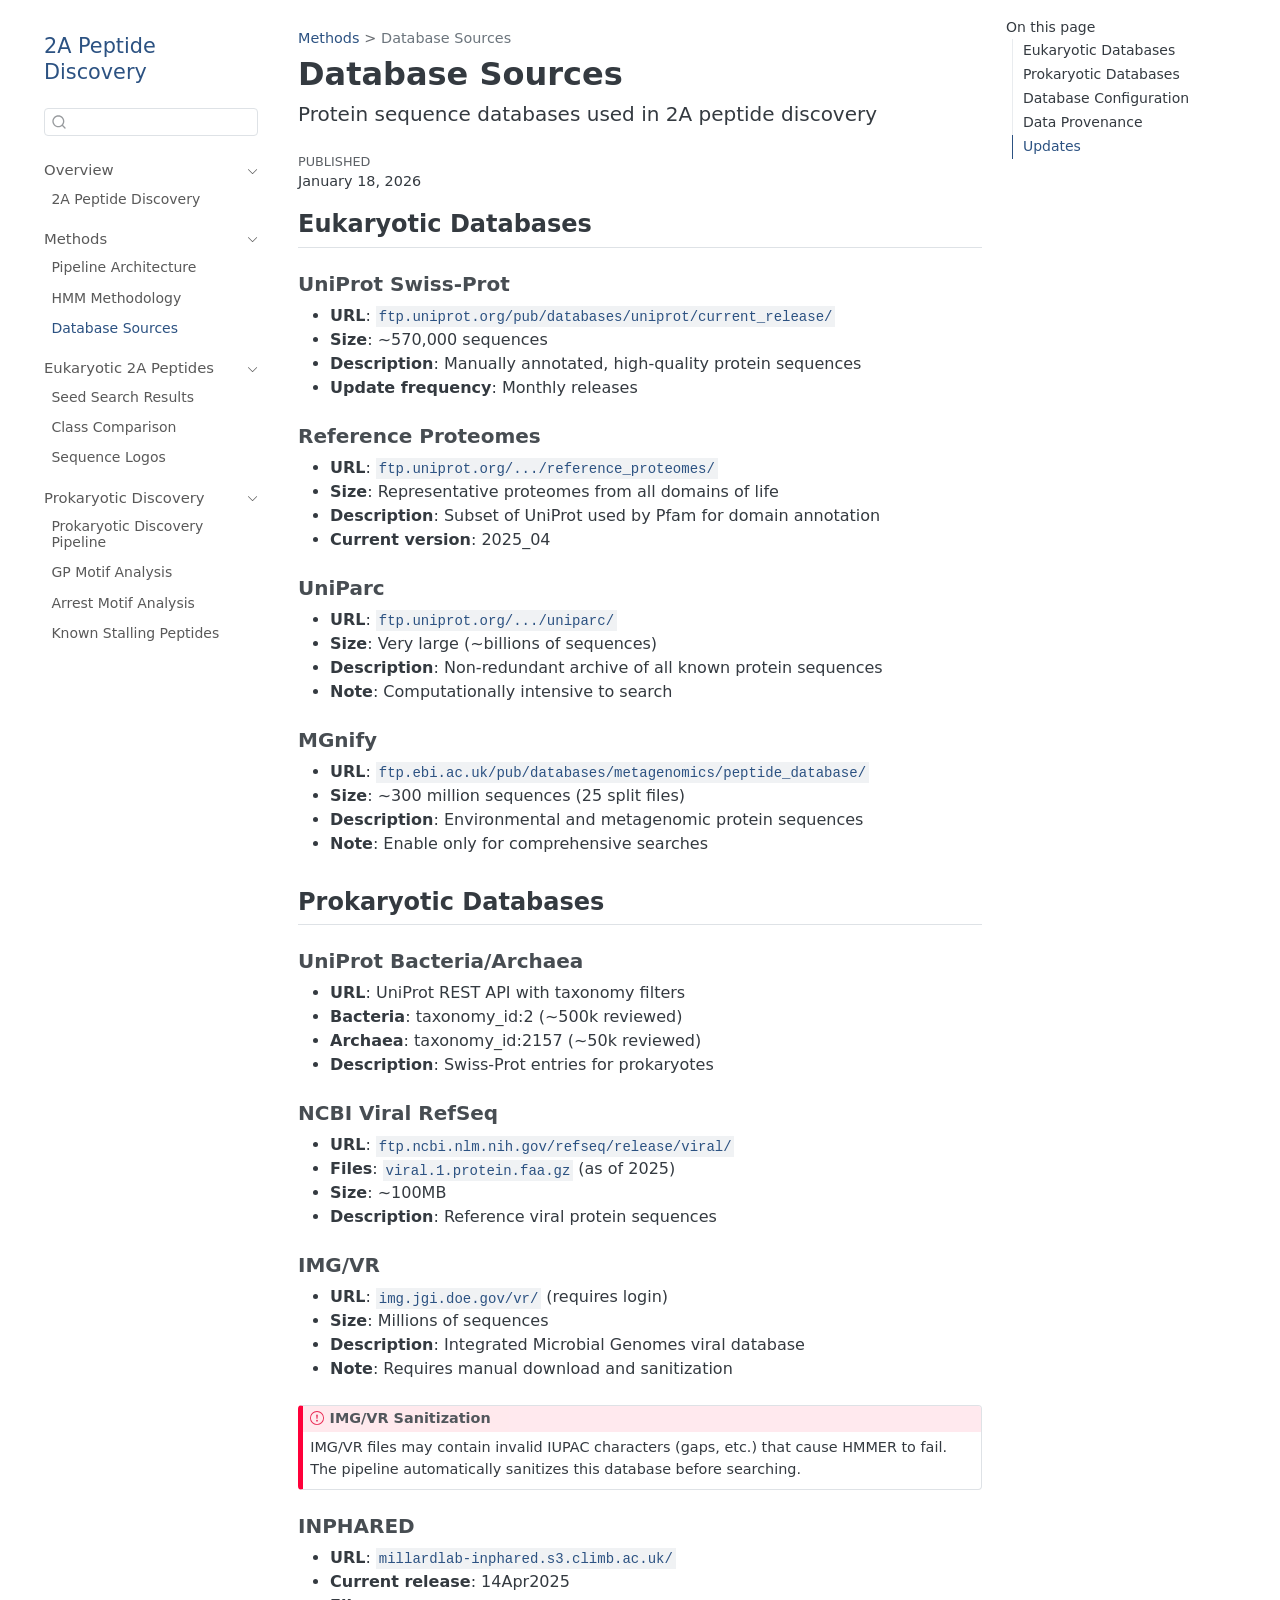
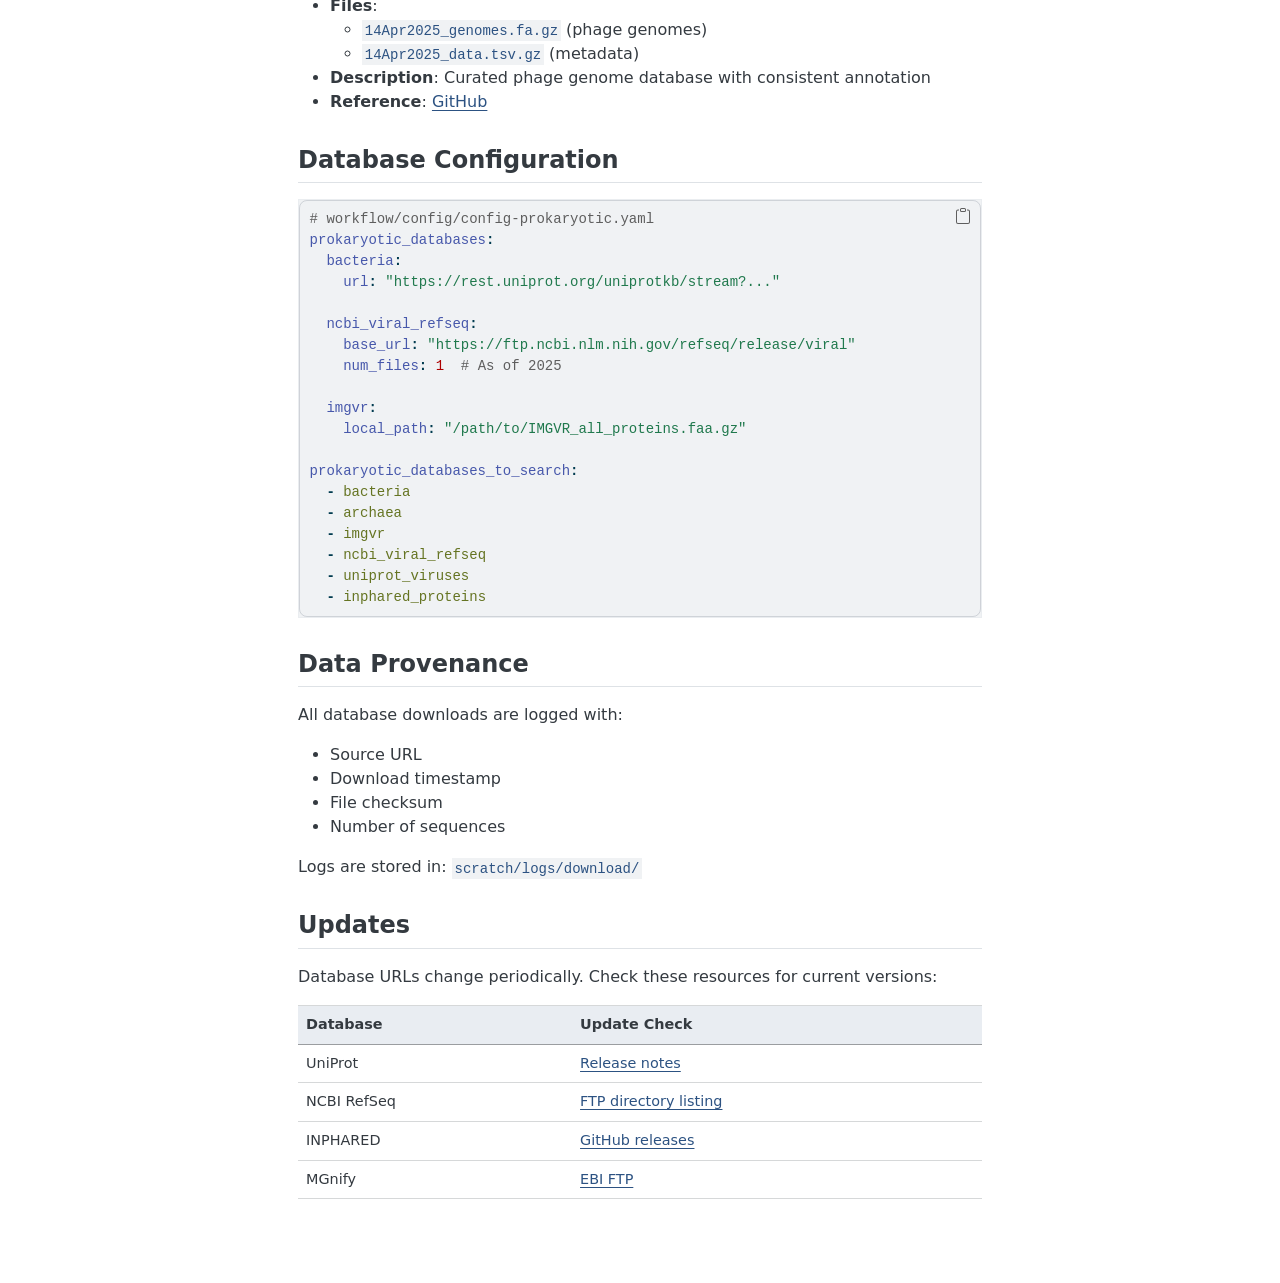
<file: methods/databases.html>
<!DOCTYPE html>
<html xmlns="http://www.w3.org/1999/xhtml" lang="en" xml:lang="en"><head>

<meta charset="utf-8">
<meta name="generator" content="quarto-1.8.26">

<meta name="viewport" content="width=device-width, initial-scale=1.0, user-scalable=yes">

<meta name="dcterms.date" content="2026-01-18">

<title>Database Sources – 2A Peptide Discovery</title>
<style>
code{white-space: pre-wrap;}
span.smallcaps{font-variant: small-caps;}
div.columns{display: flex; gap: min(4vw, 1.5em);}
div.column{flex: auto; overflow-x: auto;}
div.hanging-indent{margin-left: 1.5em; text-indent: -1.5em;}
ul.task-list{list-style: none;}
ul.task-list li input[type="checkbox"] {
  width: 0.8em;
  margin: 0 0.8em 0.2em -1em; /* quarto-specific, see https://github.com/quarto-dev/quarto-cli/issues/4556 */ 
  vertical-align: middle;
}
/* CSS for syntax highlighting */
html { -webkit-text-size-adjust: 100%; }
pre > code.sourceCode { white-space: pre; position: relative; }
pre > code.sourceCode > span { display: inline-block; line-height: 1.25; }
pre > code.sourceCode > span:empty { height: 1.2em; }
.sourceCode { overflow: visible; }
code.sourceCode > span { color: inherit; text-decoration: inherit; }
div.sourceCode { margin: 1em 0; }
pre.sourceCode { margin: 0; }
@media screen {
div.sourceCode { overflow: auto; }
}
@media print {
pre > code.sourceCode { white-space: pre-wrap; }
pre > code.sourceCode > span { text-indent: -5em; padding-left: 5em; }
}
pre.numberSource code
  { counter-reset: source-line 0; }
pre.numberSource code > span
  { position: relative; left: -4em; counter-increment: source-line; }
pre.numberSource code > span > a:first-child::before
  { content: counter(source-line);
    position: relative; left: -1em; text-align: right; vertical-align: baseline;
    border: none; display: inline-block;
    -webkit-touch-callout: none; -webkit-user-select: none;
    -khtml-user-select: none; -moz-user-select: none;
    -ms-user-select: none; user-select: none;
    padding: 0 4px; width: 4em;
  }
pre.numberSource { margin-left: 3em;  padding-left: 4px; }
div.sourceCode
  {   }
@media screen {
pre > code.sourceCode > span > a:first-child::before { text-decoration: underline; }
}
</style>


<script src="../site_libs/quarto-nav/quarto-nav.js"></script>
<script src="../site_libs/quarto-nav/headroom.min.js"></script>
<script src="../site_libs/clipboard/clipboard.min.js"></script>
<script src="../site_libs/quarto-search/autocomplete.umd.js"></script>
<script src="../site_libs/quarto-search/fuse.min.js"></script>
<script src="../site_libs/quarto-search/quarto-search.js"></script>
<meta name="quarto:offset" content="../">
<script src="../site_libs/quarto-html/quarto.js" type="module"></script>
<script src="../site_libs/quarto-html/tabsets/tabsets.js" type="module"></script>
<script src="../site_libs/quarto-html/axe/axe-check.js" type="module"></script>
<script src="../site_libs/quarto-html/popper.min.js"></script>
<script src="../site_libs/quarto-html/tippy.umd.min.js"></script>
<script src="../site_libs/quarto-html/anchor.min.js"></script>
<link href="../site_libs/quarto-html/tippy.css" rel="stylesheet">
<link href="../site_libs/quarto-html/quarto-syntax-highlighting-91951b2397f5a16bc0a033bcc92477b2.css" rel="stylesheet" id="quarto-text-highlighting-styles">
<script src="../site_libs/bootstrap/bootstrap.min.js"></script>
<link href="../site_libs/bootstrap/bootstrap-icons.css" rel="stylesheet">
<link href="../site_libs/bootstrap/bootstrap-e9e313386f1d278665fa88e252026886.min.css" rel="stylesheet" append-hash="true" id="quarto-bootstrap" data-mode="light">
<script id="quarto-search-options" type="application/json">{
  "location": "sidebar",
  "copy-button": false,
  "collapse-after": 3,
  "panel-placement": "start",
  "type": "textbox",
  "limit": 50,
  "keyboard-shortcut": [
    "f",
    "/",
    "s"
  ],
  "show-item-context": false,
  "language": {
    "search-no-results-text": "No results",
    "search-matching-documents-text": "matching documents",
    "search-copy-link-title": "Copy link to search",
    "search-hide-matches-text": "Hide additional matches",
    "search-more-match-text": "more match in this document",
    "search-more-matches-text": "more matches in this document",
    "search-clear-button-title": "Clear",
    "search-text-placeholder": "",
    "search-detached-cancel-button-title": "Cancel",
    "search-submit-button-title": "Submit",
    "search-label": "Search"
  }
}</script>


</head>

<body class="nav-sidebar floating quarto-light">

<div id="quarto-search-results"></div>
  <header id="quarto-header" class="headroom fixed-top">
  <nav class="quarto-secondary-nav">
    <div class="container-fluid d-flex">
      <button type="button" class="quarto-btn-toggle btn" data-bs-toggle="collapse" role="button" data-bs-target=".quarto-sidebar-collapse-item" aria-controls="quarto-sidebar" aria-expanded="false" aria-label="Toggle sidebar navigation" onclick="if (window.quartoToggleHeadroom) { window.quartoToggleHeadroom(); }">
        <i class="bi bi-layout-text-sidebar-reverse"></i>
      </button>
        <nav class="quarto-page-breadcrumbs" aria-label="breadcrumb"><ol class="breadcrumb"><li class="breadcrumb-item"><a href="../methods/pipeline.html">Methods</a></li><li class="breadcrumb-item"><a href="../methods/databases.html">Database Sources</a></li></ol></nav>
        <a class="flex-grow-1" role="navigation" data-bs-toggle="collapse" data-bs-target=".quarto-sidebar-collapse-item" aria-controls="quarto-sidebar" aria-expanded="false" aria-label="Toggle sidebar navigation" onclick="if (window.quartoToggleHeadroom) { window.quartoToggleHeadroom(); }">      
        </a>
      <button type="button" class="btn quarto-search-button" aria-label="Search" onclick="window.quartoOpenSearch();">
        <i class="bi bi-search"></i>
      </button>
    </div>
  </nav>
</header>
<!-- content -->
<div id="quarto-content" class="quarto-container page-columns page-rows-contents page-layout-article">
<!-- sidebar -->
  <nav id="quarto-sidebar" class="sidebar collapse collapse-horizontal quarto-sidebar-collapse-item sidebar-navigation floating overflow-auto">
    <div class="pt-lg-2 mt-2 text-left sidebar-header">
    <div class="sidebar-title mb-0 py-0">
      <a href="../">2A Peptide Discovery</a> 
    </div>
      </div>
        <div class="mt-2 flex-shrink-0 align-items-center">
        <div class="sidebar-search">
        <div id="quarto-search" class="" title="Search"></div>
        </div>
        </div>
    <div class="sidebar-menu-container"> 
    <ul class="list-unstyled mt-1">
        <li class="sidebar-item sidebar-item-section">
      <div class="sidebar-item-container"> 
            <a class="sidebar-item-text sidebar-link text-start" data-bs-toggle="collapse" data-bs-target="#quarto-sidebar-section-1" role="navigation" aria-expanded="true">
 <span class="menu-text">Overview</span></a>
          <a class="sidebar-item-toggle text-start" data-bs-toggle="collapse" data-bs-target="#quarto-sidebar-section-1" role="navigation" aria-expanded="true" aria-label="Toggle section">
            <i class="bi bi-chevron-right ms-2"></i>
          </a> 
      </div>
      <ul id="quarto-sidebar-section-1" class="collapse list-unstyled sidebar-section depth1 show">  
          <li class="sidebar-item">
  <div class="sidebar-item-container"> 
  <a href="../index.html" class="sidebar-item-text sidebar-link">
 <span class="menu-text">2A Peptide Discovery</span></a>
  </div>
</li>
      </ul>
  </li>
        <li class="sidebar-item sidebar-item-section">
      <div class="sidebar-item-container"> 
            <a class="sidebar-item-text sidebar-link text-start" data-bs-toggle="collapse" data-bs-target="#quarto-sidebar-section-2" role="navigation" aria-expanded="true">
 <span class="menu-text">Methods</span></a>
          <a class="sidebar-item-toggle text-start" data-bs-toggle="collapse" data-bs-target="#quarto-sidebar-section-2" role="navigation" aria-expanded="true" aria-label="Toggle section">
            <i class="bi bi-chevron-right ms-2"></i>
          </a> 
      </div>
      <ul id="quarto-sidebar-section-2" class="collapse list-unstyled sidebar-section depth1 show">  
          <li class="sidebar-item">
  <div class="sidebar-item-container"> 
  <a href="../methods/pipeline.html" class="sidebar-item-text sidebar-link">
 <span class="menu-text">Pipeline Architecture</span></a>
  </div>
</li>
          <li class="sidebar-item">
  <div class="sidebar-item-container"> 
  <a href="../methods/hmm-approach.html" class="sidebar-item-text sidebar-link">
 <span class="menu-text">HMM Methodology</span></a>
  </div>
</li>
          <li class="sidebar-item">
  <div class="sidebar-item-container"> 
  <a href="../methods/databases.html" class="sidebar-item-text sidebar-link active">
 <span class="menu-text">Database Sources</span></a>
  </div>
</li>
      </ul>
  </li>
        <li class="sidebar-item sidebar-item-section">
      <div class="sidebar-item-container"> 
            <a class="sidebar-item-text sidebar-link text-start" data-bs-toggle="collapse" data-bs-target="#quarto-sidebar-section-3" role="navigation" aria-expanded="true">
 <span class="menu-text">Eukaryotic 2A Peptides</span></a>
          <a class="sidebar-item-toggle text-start" data-bs-toggle="collapse" data-bs-target="#quarto-sidebar-section-3" role="navigation" aria-expanded="true" aria-label="Toggle section">
            <i class="bi bi-chevron-right ms-2"></i>
          </a> 
      </div>
      <ul id="quarto-sidebar-section-3" class="collapse list-unstyled sidebar-section depth1 show">  
          <li class="sidebar-item">
  <div class="sidebar-item-container"> 
  <a href="../eukaryotic/seed-search.html" class="sidebar-item-text sidebar-link">
 <span class="menu-text">Seed Search Results</span></a>
  </div>
</li>
          <li class="sidebar-item">
  <div class="sidebar-item-container"> 
  <a href="../eukaryotic/class-comparison.html" class="sidebar-item-text sidebar-link">
 <span class="menu-text">Class Comparison</span></a>
  </div>
</li>
          <li class="sidebar-item">
  <div class="sidebar-item-container"> 
  <a href="../eukaryotic/sequence-logos.html" class="sidebar-item-text sidebar-link">
 <span class="menu-text">Sequence Logos</span></a>
  </div>
</li>
      </ul>
  </li>
        <li class="sidebar-item sidebar-item-section">
      <div class="sidebar-item-container"> 
            <a class="sidebar-item-text sidebar-link text-start" data-bs-toggle="collapse" data-bs-target="#quarto-sidebar-section-4" role="navigation" aria-expanded="true">
 <span class="menu-text">Prokaryotic Discovery</span></a>
          <a class="sidebar-item-toggle text-start" data-bs-toggle="collapse" data-bs-target="#quarto-sidebar-section-4" role="navigation" aria-expanded="true" aria-label="Toggle section">
            <i class="bi bi-chevron-right ms-2"></i>
          </a> 
      </div>
      <ul id="quarto-sidebar-section-4" class="collapse list-unstyled sidebar-section depth1 show">  
          <li class="sidebar-item">
  <div class="sidebar-item-container"> 
  <a href="../prokaryotic/discovery.html" class="sidebar-item-text sidebar-link">
 <span class="menu-text">Prokaryotic Discovery Pipeline</span></a>
  </div>
</li>
          <li class="sidebar-item">
  <div class="sidebar-item-container"> 
  <a href="../prokaryotic/gp-motifs.html" class="sidebar-item-text sidebar-link">
 <span class="menu-text">GP Motif Analysis</span></a>
  </div>
</li>
          <li class="sidebar-item">
  <div class="sidebar-item-container"> 
  <a href="../prokaryotic/arrest-motifs.html" class="sidebar-item-text sidebar-link">
 <span class="menu-text">Arrest Motif Analysis</span></a>
  </div>
</li>
          <li class="sidebar-item">
  <div class="sidebar-item-container"> 
  <a href="../prokaryotic/stalling-peptides.html" class="sidebar-item-text sidebar-link">
 <span class="menu-text">Known Stalling Peptides</span></a>
  </div>
</li>
      </ul>
  </li>
    </ul>
    </div>
</nav>
<div id="quarto-sidebar-glass" class="quarto-sidebar-collapse-item" data-bs-toggle="collapse" data-bs-target=".quarto-sidebar-collapse-item"></div>
<!-- margin-sidebar -->
    <div id="quarto-margin-sidebar" class="sidebar margin-sidebar">
        <nav id="TOC" role="doc-toc" class="toc-active">
    <h2 id="toc-title">On this page</h2>
   
  <ul>
  <li><a href="#eukaryotic-databases" id="toc-eukaryotic-databases" class="nav-link active" data-scroll-target="#eukaryotic-databases">Eukaryotic Databases</a>
  <ul class="collapse">
  <li><a href="#uniprot-swiss-prot" id="toc-uniprot-swiss-prot" class="nav-link" data-scroll-target="#uniprot-swiss-prot">UniProt Swiss-Prot</a></li>
  <li><a href="#reference-proteomes" id="toc-reference-proteomes" class="nav-link" data-scroll-target="#reference-proteomes">Reference Proteomes</a></li>
  <li><a href="#uniparc" id="toc-uniparc" class="nav-link" data-scroll-target="#uniparc">UniParc</a></li>
  <li><a href="#mgnify" id="toc-mgnify" class="nav-link" data-scroll-target="#mgnify">MGnify</a></li>
  </ul></li>
  <li><a href="#prokaryotic-databases" id="toc-prokaryotic-databases" class="nav-link" data-scroll-target="#prokaryotic-databases">Prokaryotic Databases</a>
  <ul class="collapse">
  <li><a href="#uniprot-bacteriaarchaea" id="toc-uniprot-bacteriaarchaea" class="nav-link" data-scroll-target="#uniprot-bacteriaarchaea">UniProt Bacteria/Archaea</a></li>
  <li><a href="#ncbi-viral-refseq" id="toc-ncbi-viral-refseq" class="nav-link" data-scroll-target="#ncbi-viral-refseq">NCBI Viral RefSeq</a></li>
  <li><a href="#imgvr" id="toc-imgvr" class="nav-link" data-scroll-target="#imgvr">IMG/VR</a></li>
  <li><a href="#inphared" id="toc-inphared" class="nav-link" data-scroll-target="#inphared">INPHARED</a></li>
  </ul></li>
  <li><a href="#database-configuration" id="toc-database-configuration" class="nav-link" data-scroll-target="#database-configuration">Database Configuration</a></li>
  <li><a href="#data-provenance" id="toc-data-provenance" class="nav-link" data-scroll-target="#data-provenance">Data Provenance</a></li>
  <li><a href="#updates" id="toc-updates" class="nav-link" data-scroll-target="#updates">Updates</a></li>
  </ul>
</nav>
    </div>
<!-- main -->
<main class="content" id="quarto-document-content">

<header id="title-block-header" class="quarto-title-block default"><nav class="quarto-page-breadcrumbs quarto-title-breadcrumbs d-none d-lg-block" aria-label="breadcrumb"><ol class="breadcrumb"><li class="breadcrumb-item"><a href="../methods/pipeline.html">Methods</a></li><li class="breadcrumb-item"><a href="../methods/databases.html">Database Sources</a></li></ol></nav>
<div class="quarto-title">
<h1 class="title">Database Sources</h1>
<p class="subtitle lead">Protein sequence databases used in 2A peptide discovery</p>
</div>



<div class="quarto-title-meta">

    
    <div>
    <div class="quarto-title-meta-heading">Published</div>
    <div class="quarto-title-meta-contents">
      <p class="date">January 18, 2026</p>
    </div>
  </div>
  
    
  </div>
  


</header>


<section id="eukaryotic-databases" class="level2">
<h2 class="anchored" data-anchor-id="eukaryotic-databases">Eukaryotic Databases</h2>
<section id="uniprot-swiss-prot" class="level3">
<h3 class="anchored" data-anchor-id="uniprot-swiss-prot">UniProt Swiss-Prot</h3>
<ul>
<li><strong>URL</strong>: <code>ftp.uniprot.org/pub/databases/uniprot/current_release/</code></li>
<li><strong>Size</strong>: ~570,000 sequences</li>
<li><strong>Description</strong>: Manually annotated, high-quality protein sequences</li>
<li><strong>Update frequency</strong>: Monthly releases</li>
</ul>
</section>
<section id="reference-proteomes" class="level3">
<h3 class="anchored" data-anchor-id="reference-proteomes">Reference Proteomes</h3>
<ul>
<li><strong>URL</strong>: <code>ftp.uniprot.org/.../reference_proteomes/</code></li>
<li><strong>Size</strong>: Representative proteomes from all domains of life</li>
<li><strong>Description</strong>: Subset of UniProt used by Pfam for domain annotation</li>
<li><strong>Current version</strong>: 2025_04</li>
</ul>
</section>
<section id="uniparc" class="level3">
<h3 class="anchored" data-anchor-id="uniparc">UniParc</h3>
<ul>
<li><strong>URL</strong>: <code>ftp.uniprot.org/.../uniparc/</code></li>
<li><strong>Size</strong>: Very large (~billions of sequences)</li>
<li><strong>Description</strong>: Non-redundant archive of all known protein sequences</li>
<li><strong>Note</strong>: Computationally intensive to search</li>
</ul>
</section>
<section id="mgnify" class="level3">
<h3 class="anchored" data-anchor-id="mgnify">MGnify</h3>
<ul>
<li><strong>URL</strong>: <code>ftp.ebi.ac.uk/pub/databases/metagenomics/peptide_database/</code></li>
<li><strong>Size</strong>: ~300 million sequences (25 split files)</li>
<li><strong>Description</strong>: Environmental and metagenomic protein sequences</li>
<li><strong>Note</strong>: Enable only for comprehensive searches</li>
</ul>
</section>
</section>
<section id="prokaryotic-databases" class="level2">
<h2 class="anchored" data-anchor-id="prokaryotic-databases">Prokaryotic Databases</h2>
<section id="uniprot-bacteriaarchaea" class="level3">
<h3 class="anchored" data-anchor-id="uniprot-bacteriaarchaea">UniProt Bacteria/Archaea</h3>
<ul>
<li><strong>URL</strong>: UniProt REST API with taxonomy filters</li>
<li><strong>Bacteria</strong>: taxonomy_id:2 (~500k reviewed)</li>
<li><strong>Archaea</strong>: taxonomy_id:2157 (~50k reviewed)</li>
<li><strong>Description</strong>: Swiss-Prot entries for prokaryotes</li>
</ul>
</section>
<section id="ncbi-viral-refseq" class="level3">
<h3 class="anchored" data-anchor-id="ncbi-viral-refseq">NCBI Viral RefSeq</h3>
<ul>
<li><strong>URL</strong>: <code>ftp.ncbi.nlm.nih.gov/refseq/release/viral/</code></li>
<li><strong>Files</strong>: <code>viral.1.protein.faa.gz</code> (as of 2025)</li>
<li><strong>Size</strong>: ~100MB</li>
<li><strong>Description</strong>: Reference viral protein sequences</li>
</ul>
</section>
<section id="imgvr" class="level3">
<h3 class="anchored" data-anchor-id="imgvr">IMG/VR</h3>
<ul>
<li><strong>URL</strong>: <code>img.jgi.doe.gov/vr/</code> (requires login)</li>
<li><strong>Size</strong>: Millions of sequences</li>
<li><strong>Description</strong>: Integrated Microbial Genomes viral database</li>
<li><strong>Note</strong>: Requires manual download and sanitization</li>
</ul>
<div class="callout callout-style-default callout-important callout-titled">
<div class="callout-header d-flex align-content-center">
<div class="callout-icon-container">
<i class="callout-icon"></i>
</div>
<div class="callout-title-container flex-fill">
<span class="screen-reader-only">Important</span>IMG/VR Sanitization
</div>
</div>
<div class="callout-body-container callout-body">
<p>IMG/VR files may contain invalid IUPAC characters (gaps, etc.) that cause HMMER to fail. The pipeline automatically sanitizes this database before searching.</p>
</div>
</div>
</section>
<section id="inphared" class="level3">
<h3 class="anchored" data-anchor-id="inphared">INPHARED</h3>
<ul>
<li><strong>URL</strong>: <code>millardlab-inphared.s3.climb.ac.uk/</code></li>
<li><strong>Current release</strong>: 14Apr2025</li>
<li><strong>Files</strong>:
<ul>
<li><code>14Apr2025_genomes.fa.gz</code> (phage genomes)</li>
<li><code>14Apr2025_data.tsv.gz</code> (metadata)</li>
</ul></li>
<li><strong>Description</strong>: Curated phage genome database with consistent annotation</li>
<li><strong>Reference</strong>: <a href="https://github.com/RyanCook94/inphared">GitHub</a></li>
</ul>
</section>
</section>
<section id="database-configuration" class="level2">
<h2 class="anchored" data-anchor-id="database-configuration">Database Configuration</h2>
<div class="code-copy-outer-scaffold"><div class="sourceCode" id="cb1"><pre class="sourceCode yaml code-with-copy"><code class="sourceCode yaml"><span id="cb1-1"><a href="#cb1-1" aria-hidden="true" tabindex="-1"></a><span class="co"># workflow/config/config-prokaryotic.yaml</span></span>
<span id="cb1-2"><a href="#cb1-2" aria-hidden="true" tabindex="-1"></a><span class="fu">prokaryotic_databases</span><span class="kw">:</span></span>
<span id="cb1-3"><a href="#cb1-3" aria-hidden="true" tabindex="-1"></a><span class="at">  </span><span class="fu">bacteria</span><span class="kw">:</span></span>
<span id="cb1-4"><a href="#cb1-4" aria-hidden="true" tabindex="-1"></a><span class="at">    </span><span class="fu">url</span><span class="kw">:</span><span class="at"> </span><span class="st">"https://rest.uniprot.org/uniprotkb/stream?..."</span></span>
<span id="cb1-5"><a href="#cb1-5" aria-hidden="true" tabindex="-1"></a></span>
<span id="cb1-6"><a href="#cb1-6" aria-hidden="true" tabindex="-1"></a><span class="at">  </span><span class="fu">ncbi_viral_refseq</span><span class="kw">:</span></span>
<span id="cb1-7"><a href="#cb1-7" aria-hidden="true" tabindex="-1"></a><span class="at">    </span><span class="fu">base_url</span><span class="kw">:</span><span class="at"> </span><span class="st">"https://ftp.ncbi.nlm.nih.gov/refseq/release/viral"</span></span>
<span id="cb1-8"><a href="#cb1-8" aria-hidden="true" tabindex="-1"></a><span class="at">    </span><span class="fu">num_files</span><span class="kw">:</span><span class="at"> </span><span class="dv">1</span><span class="co">  # As of 2025</span></span>
<span id="cb1-9"><a href="#cb1-9" aria-hidden="true" tabindex="-1"></a></span>
<span id="cb1-10"><a href="#cb1-10" aria-hidden="true" tabindex="-1"></a><span class="at">  </span><span class="fu">imgvr</span><span class="kw">:</span></span>
<span id="cb1-11"><a href="#cb1-11" aria-hidden="true" tabindex="-1"></a><span class="at">    </span><span class="fu">local_path</span><span class="kw">:</span><span class="at"> </span><span class="st">"/path/to/IMGVR_all_proteins.faa.gz"</span></span>
<span id="cb1-12"><a href="#cb1-12" aria-hidden="true" tabindex="-1"></a></span>
<span id="cb1-13"><a href="#cb1-13" aria-hidden="true" tabindex="-1"></a><span class="fu">prokaryotic_databases_to_search</span><span class="kw">:</span></span>
<span id="cb1-14"><a href="#cb1-14" aria-hidden="true" tabindex="-1"></a><span class="at">  </span><span class="kw">-</span><span class="at"> bacteria</span></span>
<span id="cb1-15"><a href="#cb1-15" aria-hidden="true" tabindex="-1"></a><span class="at">  </span><span class="kw">-</span><span class="at"> archaea</span></span>
<span id="cb1-16"><a href="#cb1-16" aria-hidden="true" tabindex="-1"></a><span class="at">  </span><span class="kw">-</span><span class="at"> imgvr</span></span>
<span id="cb1-17"><a href="#cb1-17" aria-hidden="true" tabindex="-1"></a><span class="at">  </span><span class="kw">-</span><span class="at"> ncbi_viral_refseq</span></span>
<span id="cb1-18"><a href="#cb1-18" aria-hidden="true" tabindex="-1"></a><span class="at">  </span><span class="kw">-</span><span class="at"> uniprot_viruses</span></span>
<span id="cb1-19"><a href="#cb1-19" aria-hidden="true" tabindex="-1"></a><span class="at">  </span><span class="kw">-</span><span class="at"> inphared_proteins</span></span></code></pre></div><button title="Copy to Clipboard" class="code-copy-button"><i class="bi"></i></button></div>
</section>
<section id="data-provenance" class="level2">
<h2 class="anchored" data-anchor-id="data-provenance">Data Provenance</h2>
<p>All database downloads are logged with:</p>
<ul>
<li>Source URL</li>
<li>Download timestamp</li>
<li>File checksum</li>
<li>Number of sequences</li>
</ul>
<p>Logs are stored in: <code>scratch/logs/download/</code></p>
</section>
<section id="updates" class="level2">
<h2 class="anchored" data-anchor-id="updates">Updates</h2>
<p>Database URLs change periodically. Check these resources for current versions:</p>
<table class="caption-top table">
<thead>
<tr class="header">
<th>Database</th>
<th>Update Check</th>
</tr>
</thead>
<tbody>
<tr class="odd">
<td>UniProt</td>
<td><a href="https://www.uniprot.org/release-notes">Release notes</a></td>
</tr>
<tr class="even">
<td>NCBI RefSeq</td>
<td><a href="https://ftp.ncbi.nlm.nih.gov/refseq/release/viral/">FTP directory listing</a></td>
</tr>
<tr class="odd">
<td>INPHARED</td>
<td><a href="https://github.com/RyanCook94/inphared">GitHub releases</a></td>
</tr>
<tr class="even">
<td>MGnify</td>
<td><a href="https://ftp.ebi.ac.uk/pub/databases/metagenomics/">EBI FTP</a></td>
</tr>
</tbody>
</table>


</section>

</main> <!-- /main -->
<script id="quarto-html-after-body" type="application/javascript">
  window.document.addEventListener("DOMContentLoaded", function (event) {
    const icon = "";
    const anchorJS = new window.AnchorJS();
    anchorJS.options = {
      placement: 'right',
      icon: icon
    };
    anchorJS.add('.anchored');
    const isCodeAnnotation = (el) => {
      for (const clz of el.classList) {
        if (clz.startsWith('code-annotation-')) {                     
          return true;
        }
      }
      return false;
    }
    const onCopySuccess = function(e) {
      // button target
      const button = e.trigger;
      // don't keep focus
      button.blur();
      // flash "checked"
      button.classList.add('code-copy-button-checked');
      var currentTitle = button.getAttribute("title");
      button.setAttribute("title", "Copied!");
      let tooltip;
      if (window.bootstrap) {
        button.setAttribute("data-bs-toggle", "tooltip");
        button.setAttribute("data-bs-placement", "left");
        button.setAttribute("data-bs-title", "Copied!");
        tooltip = new bootstrap.Tooltip(button, 
          { trigger: "manual", 
            customClass: "code-copy-button-tooltip",
            offset: [0, -8]});
        tooltip.show();    
      }
      setTimeout(function() {
        if (tooltip) {
          tooltip.hide();
          button.removeAttribute("data-bs-title");
          button.removeAttribute("data-bs-toggle");
          button.removeAttribute("data-bs-placement");
        }
        button.setAttribute("title", currentTitle);
        button.classList.remove('code-copy-button-checked');
      }, 1000);
      // clear code selection
      e.clearSelection();
    }
    const getTextToCopy = function(trigger) {
      const outerScaffold = trigger.parentElement.cloneNode(true);
      const codeEl = outerScaffold.querySelector('code');
      for (const childEl of codeEl.children) {
        if (isCodeAnnotation(childEl)) {
          childEl.remove();
        }
      }
      return codeEl.innerText;
    }
    const clipboard = new window.ClipboardJS('.code-copy-button:not([data-in-quarto-modal])', {
      text: getTextToCopy
    });
    clipboard.on('success', onCopySuccess);
    if (window.document.getElementById('quarto-embedded-source-code-modal')) {
      const clipboardModal = new window.ClipboardJS('.code-copy-button[data-in-quarto-modal]', {
        text: getTextToCopy,
        container: window.document.getElementById('quarto-embedded-source-code-modal')
      });
      clipboardModal.on('success', onCopySuccess);
    }
      var localhostRegex = new RegExp(/^(?:http|https):\/\/localhost\:?[0-9]*\//);
      var mailtoRegex = new RegExp(/^mailto:/);
        var filterRegex = new RegExp("https:\/\/rnabioco\.github\.io\/2a-peptide-search\/");
      var isInternal = (href) => {
          return filterRegex.test(href) || localhostRegex.test(href) || mailtoRegex.test(href);
      }
      // Inspect non-navigation links and adorn them if external
     var links = window.document.querySelectorAll('a[href]:not(.nav-link):not(.navbar-brand):not(.toc-action):not(.sidebar-link):not(.sidebar-item-toggle):not(.pagination-link):not(.no-external):not([aria-hidden]):not(.dropdown-item):not(.quarto-navigation-tool):not(.about-link)');
      for (var i=0; i<links.length; i++) {
        const link = links[i];
        if (!isInternal(link.href)) {
          // undo the damage that might have been done by quarto-nav.js in the case of
          // links that we want to consider external
          if (link.dataset.originalHref !== undefined) {
            link.href = link.dataset.originalHref;
          }
        }
      }
    function tippyHover(el, contentFn, onTriggerFn, onUntriggerFn) {
      const config = {
        allowHTML: true,
        maxWidth: 500,
        delay: 100,
        arrow: false,
        appendTo: function(el) {
            return el.parentElement;
        },
        interactive: true,
        interactiveBorder: 10,
        theme: 'quarto',
        placement: 'bottom-start',
      };
      if (contentFn) {
        config.content = contentFn;
      }
      if (onTriggerFn) {
        config.onTrigger = onTriggerFn;
      }
      if (onUntriggerFn) {
        config.onUntrigger = onUntriggerFn;
      }
      window.tippy(el, config); 
    }
    const noterefs = window.document.querySelectorAll('a[role="doc-noteref"]');
    for (var i=0; i<noterefs.length; i++) {
      const ref = noterefs[i];
      tippyHover(ref, function() {
        // use id or data attribute instead here
        let href = ref.getAttribute('data-footnote-href') || ref.getAttribute('href');
        try { href = new URL(href).hash; } catch {}
        const id = href.replace(/^#\/?/, "");
        const note = window.document.getElementById(id);
        if (note) {
          return note.innerHTML;
        } else {
          return "";
        }
      });
    }
    const xrefs = window.document.querySelectorAll('a.quarto-xref');
    const processXRef = (id, note) => {
      // Strip column container classes
      const stripColumnClz = (el) => {
        el.classList.remove("page-full", "page-columns");
        if (el.children) {
          for (const child of el.children) {
            stripColumnClz(child);
          }
        }
      }
      stripColumnClz(note)
      if (id === null || id.startsWith('sec-')) {
        // Special case sections, only their first couple elements
        const container = document.createElement("div");
        if (note.children && note.children.length > 2) {
          container.appendChild(note.children[0].cloneNode(true));
          for (let i = 1; i < note.children.length; i++) {
            const child = note.children[i];
            if (child.tagName === "P" && child.innerText === "") {
              continue;
            } else {
              container.appendChild(child.cloneNode(true));
              break;
            }
          }
          if (window.Quarto?.typesetMath) {
            window.Quarto.typesetMath(container);
          }
          return container.innerHTML
        } else {
          if (window.Quarto?.typesetMath) {
            window.Quarto.typesetMath(note);
          }
          return note.innerHTML;
        }
      } else {
        // Remove any anchor links if they are present
        const anchorLink = note.querySelector('a.anchorjs-link');
        if (anchorLink) {
          anchorLink.remove();
        }
        if (window.Quarto?.typesetMath) {
          window.Quarto.typesetMath(note);
        }
        if (note.classList.contains("callout")) {
          return note.outerHTML;
        } else {
          return note.innerHTML;
        }
      }
    }
    for (var i=0; i<xrefs.length; i++) {
      const xref = xrefs[i];
      tippyHover(xref, undefined, function(instance) {
        instance.disable();
        let url = xref.getAttribute('href');
        let hash = undefined; 
        if (url.startsWith('#')) {
          hash = url;
        } else {
          try { hash = new URL(url).hash; } catch {}
        }
        if (hash) {
          const id = hash.replace(/^#\/?/, "");
          const note = window.document.getElementById(id);
          if (note !== null) {
            try {
              const html = processXRef(id, note.cloneNode(true));
              instance.setContent(html);
            } finally {
              instance.enable();
              instance.show();
            }
          } else {
            // See if we can fetch this
            fetch(url.split('#')[0])
            .then(res => res.text())
            .then(html => {
              const parser = new DOMParser();
              const htmlDoc = parser.parseFromString(html, "text/html");
              const note = htmlDoc.getElementById(id);
              if (note !== null) {
                const html = processXRef(id, note);
                instance.setContent(html);
              } 
            }).finally(() => {
              instance.enable();
              instance.show();
            });
          }
        } else {
          // See if we can fetch a full url (with no hash to target)
          // This is a special case and we should probably do some content thinning / targeting
          fetch(url)
          .then(res => res.text())
          .then(html => {
            const parser = new DOMParser();
            const htmlDoc = parser.parseFromString(html, "text/html");
            const note = htmlDoc.querySelector('main.content');
            if (note !== null) {
              // This should only happen for chapter cross references
              // (since there is no id in the URL)
              // remove the first header
              if (note.children.length > 0 && note.children[0].tagName === "HEADER") {
                note.children[0].remove();
              }
              const html = processXRef(null, note);
              instance.setContent(html);
            } 
          }).finally(() => {
            instance.enable();
            instance.show();
          });
        }
      }, function(instance) {
      });
    }
        let selectedAnnoteEl;
        const selectorForAnnotation = ( cell, annotation) => {
          let cellAttr = 'data-code-cell="' + cell + '"';
          let lineAttr = 'data-code-annotation="' +  annotation + '"';
          const selector = 'span[' + cellAttr + '][' + lineAttr + ']';
          return selector;
        }
        const selectCodeLines = (annoteEl) => {
          const doc = window.document;
          const targetCell = annoteEl.getAttribute("data-target-cell");
          const targetAnnotation = annoteEl.getAttribute("data-target-annotation");
          const annoteSpan = window.document.querySelector(selectorForAnnotation(targetCell, targetAnnotation));
          const lines = annoteSpan.getAttribute("data-code-lines").split(",");
          const lineIds = lines.map((line) => {
            return targetCell + "-" + line;
          })
          let top = null;
          let height = null;
          let parent = null;
          if (lineIds.length > 0) {
              //compute the position of the single el (top and bottom and make a div)
              const el = window.document.getElementById(lineIds[0]);
              top = el.offsetTop;
              height = el.offsetHeight;
              parent = el.parentElement.parentElement;
            if (lineIds.length > 1) {
              const lastEl = window.document.getElementById(lineIds[lineIds.length - 1]);
              const bottom = lastEl.offsetTop + lastEl.offsetHeight;
              height = bottom - top;
            }
            if (top !== null && height !== null && parent !== null) {
              // cook up a div (if necessary) and position it 
              let div = window.document.getElementById("code-annotation-line-highlight");
              if (div === null) {
                div = window.document.createElement("div");
                div.setAttribute("id", "code-annotation-line-highlight");
                div.style.position = 'absolute';
                parent.appendChild(div);
              }
              div.style.top = top - 2 + "px";
              div.style.height = height + 4 + "px";
              div.style.left = 0;
              let gutterDiv = window.document.getElementById("code-annotation-line-highlight-gutter");
              if (gutterDiv === null) {
                gutterDiv = window.document.createElement("div");
                gutterDiv.setAttribute("id", "code-annotation-line-highlight-gutter");
                gutterDiv.style.position = 'absolute';
                const codeCell = window.document.getElementById(targetCell);
                const gutter = codeCell.querySelector('.code-annotation-gutter');
                gutter.appendChild(gutterDiv);
              }
              gutterDiv.style.top = top - 2 + "px";
              gutterDiv.style.height = height + 4 + "px";
            }
            selectedAnnoteEl = annoteEl;
          }
        };
        const unselectCodeLines = () => {
          const elementsIds = ["code-annotation-line-highlight", "code-annotation-line-highlight-gutter"];
          elementsIds.forEach((elId) => {
            const div = window.document.getElementById(elId);
            if (div) {
              div.remove();
            }
          });
          selectedAnnoteEl = undefined;
        };
          // Handle positioning of the toggle
      window.addEventListener(
        "resize",
        throttle(() => {
          elRect = undefined;
          if (selectedAnnoteEl) {
            selectCodeLines(selectedAnnoteEl);
          }
        }, 10)
      );
      function throttle(fn, ms) {
      let throttle = false;
      let timer;
        return (...args) => {
          if(!throttle) { // first call gets through
              fn.apply(this, args);
              throttle = true;
          } else { // all the others get throttled
              if(timer) clearTimeout(timer); // cancel #2
              timer = setTimeout(() => {
                fn.apply(this, args);
                timer = throttle = false;
              }, ms);
          }
        };
      }
        // Attach click handler to the DT
        const annoteDls = window.document.querySelectorAll('dt[data-target-cell]');
        for (const annoteDlNode of annoteDls) {
          annoteDlNode.addEventListener('click', (event) => {
            const clickedEl = event.target;
            if (clickedEl !== selectedAnnoteEl) {
              unselectCodeLines();
              const activeEl = window.document.querySelector('dt[data-target-cell].code-annotation-active');
              if (activeEl) {
                activeEl.classList.remove('code-annotation-active');
              }
              selectCodeLines(clickedEl);
              clickedEl.classList.add('code-annotation-active');
            } else {
              // Unselect the line
              unselectCodeLines();
              clickedEl.classList.remove('code-annotation-active');
            }
          });
        }
    const findCites = (el) => {
      const parentEl = el.parentElement;
      if (parentEl) {
        const cites = parentEl.dataset.cites;
        if (cites) {
          return {
            el,
            cites: cites.split(' ')
          };
        } else {
          return findCites(el.parentElement)
        }
      } else {
        return undefined;
      }
    };
    var bibliorefs = window.document.querySelectorAll('a[role="doc-biblioref"]');
    for (var i=0; i<bibliorefs.length; i++) {
      const ref = bibliorefs[i];
      const citeInfo = findCites(ref);
      if (citeInfo) {
        tippyHover(citeInfo.el, function() {
          var popup = window.document.createElement('div');
          citeInfo.cites.forEach(function(cite) {
            var citeDiv = window.document.createElement('div');
            citeDiv.classList.add('hanging-indent');
            citeDiv.classList.add('csl-entry');
            var biblioDiv = window.document.getElementById('ref-' + cite);
            if (biblioDiv) {
              citeDiv.innerHTML = biblioDiv.innerHTML;
            }
            popup.appendChild(citeDiv);
          });
          return popup.innerHTML;
        });
      }
    }
  });
  </script>
</div> <!-- /content -->




</body></html>
</file>
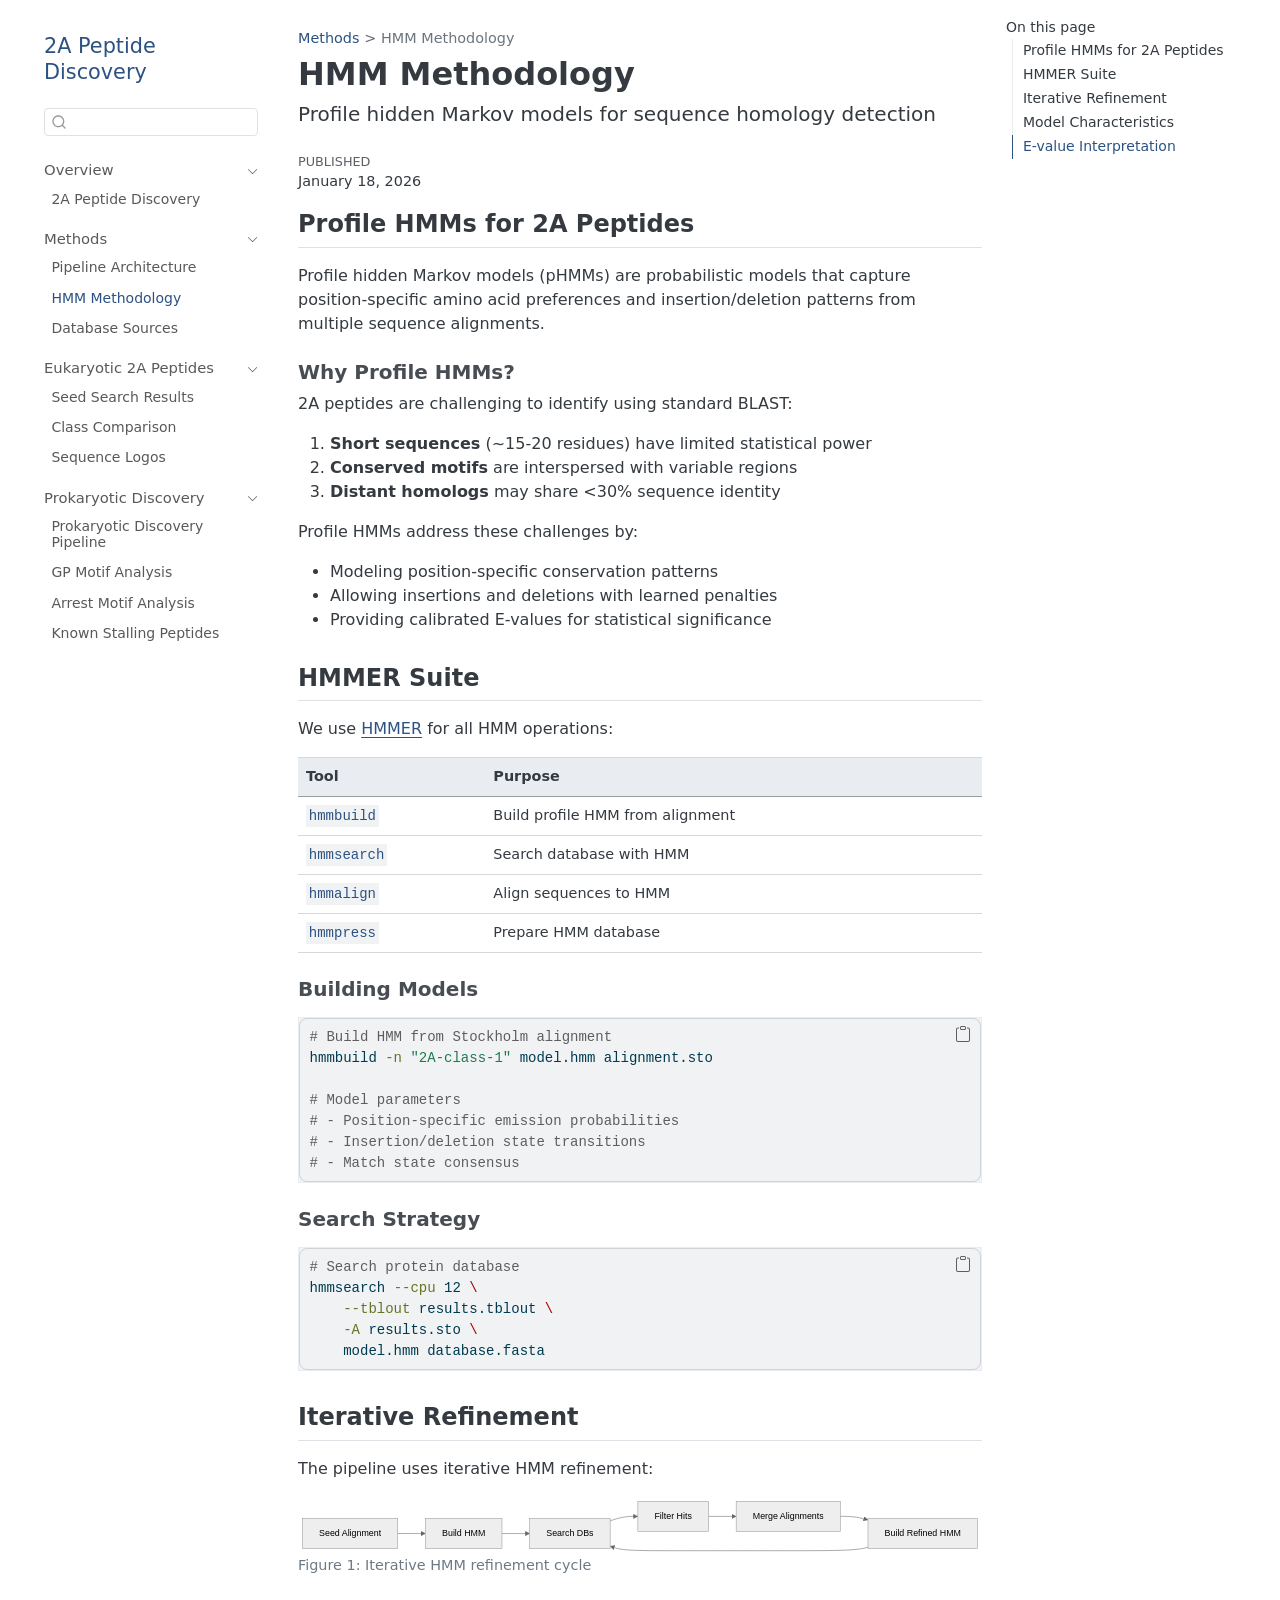
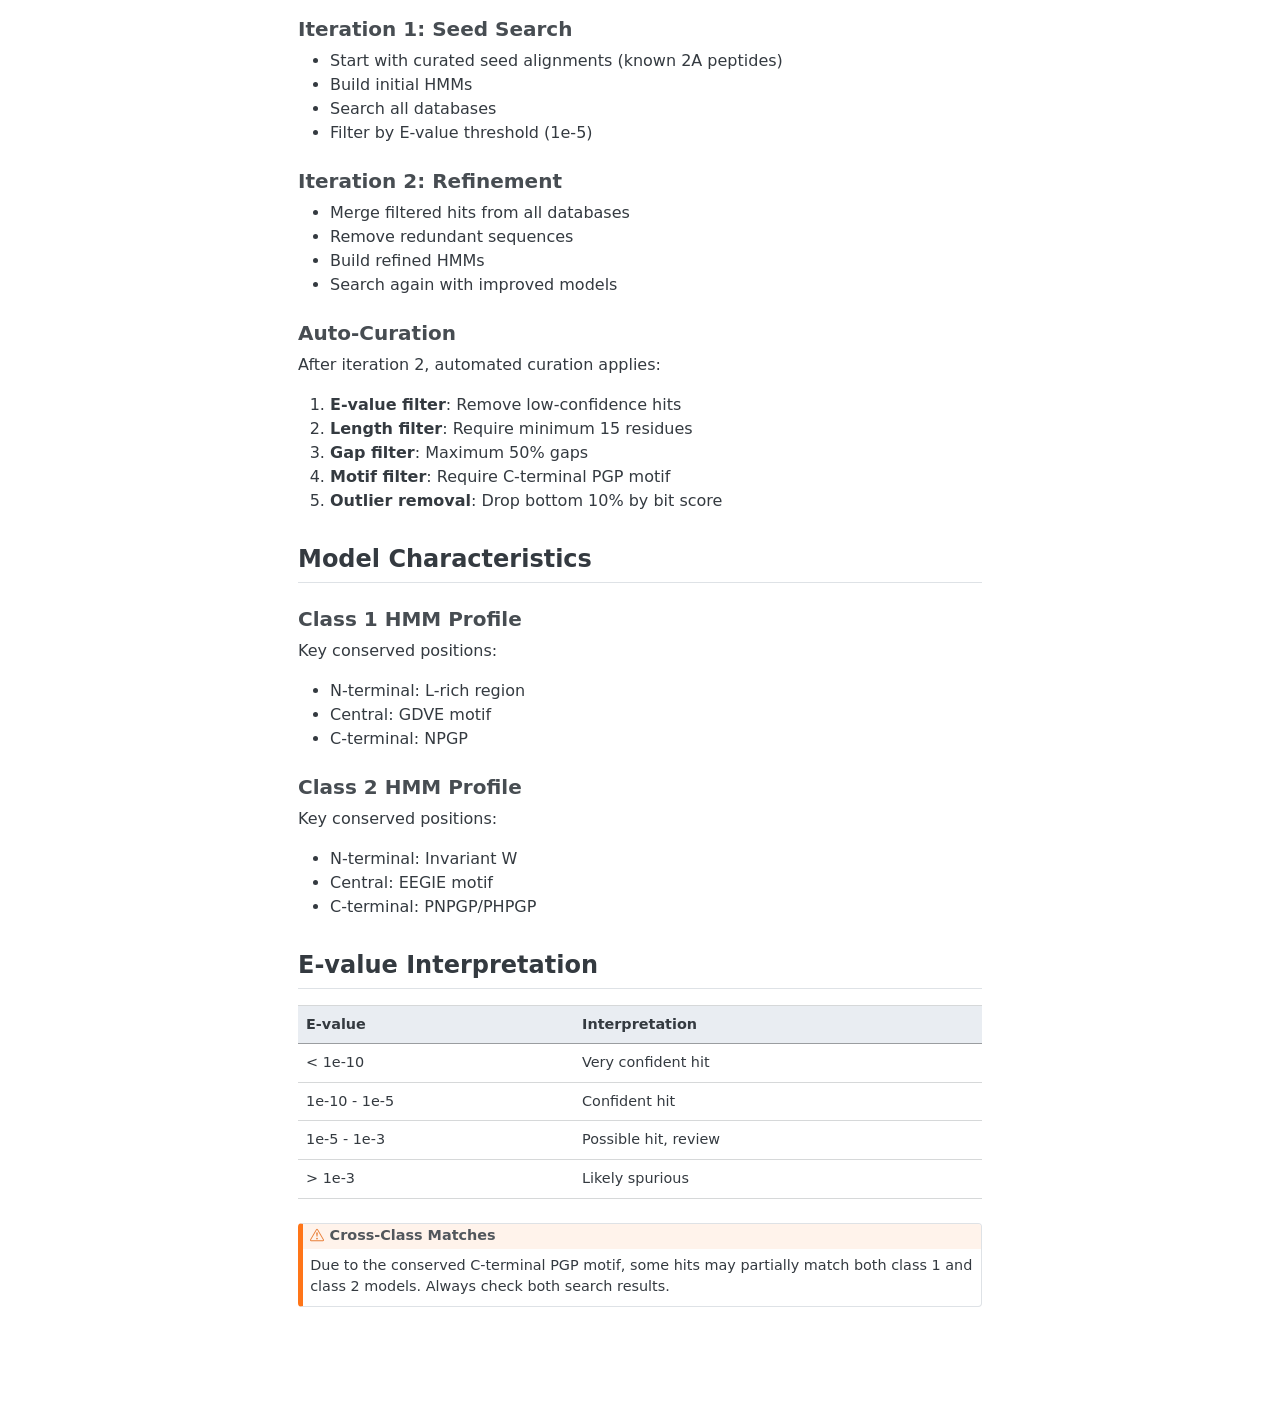
<file: methods/hmm-approach.html>
<!DOCTYPE html>
<html xmlns="http://www.w3.org/1999/xhtml" lang="en" xml:lang="en"><head>

<meta charset="utf-8">
<meta name="generator" content="quarto-1.8.26">

<meta name="viewport" content="width=device-width, initial-scale=1.0, user-scalable=yes">

<meta name="dcterms.date" content="2026-01-18">

<title>HMM Methodology – 2A Peptide Discovery</title>
<style>
code{white-space: pre-wrap;}
span.smallcaps{font-variant: small-caps;}
div.columns{display: flex; gap: min(4vw, 1.5em);}
div.column{flex: auto; overflow-x: auto;}
div.hanging-indent{margin-left: 1.5em; text-indent: -1.5em;}
ul.task-list{list-style: none;}
ul.task-list li input[type="checkbox"] {
  width: 0.8em;
  margin: 0 0.8em 0.2em -1em; /* quarto-specific, see https://github.com/quarto-dev/quarto-cli/issues/4556 */ 
  vertical-align: middle;
}
/* CSS for syntax highlighting */
html { -webkit-text-size-adjust: 100%; }
pre > code.sourceCode { white-space: pre; position: relative; }
pre > code.sourceCode > span { display: inline-block; line-height: 1.25; }
pre > code.sourceCode > span:empty { height: 1.2em; }
.sourceCode { overflow: visible; }
code.sourceCode > span { color: inherit; text-decoration: inherit; }
div.sourceCode { margin: 1em 0; }
pre.sourceCode { margin: 0; }
@media screen {
div.sourceCode { overflow: auto; }
}
@media print {
pre > code.sourceCode { white-space: pre-wrap; }
pre > code.sourceCode > span { text-indent: -5em; padding-left: 5em; }
}
pre.numberSource code
  { counter-reset: source-line 0; }
pre.numberSource code > span
  { position: relative; left: -4em; counter-increment: source-line; }
pre.numberSource code > span > a:first-child::before
  { content: counter(source-line);
    position: relative; left: -1em; text-align: right; vertical-align: baseline;
    border: none; display: inline-block;
    -webkit-touch-callout: none; -webkit-user-select: none;
    -khtml-user-select: none; -moz-user-select: none;
    -ms-user-select: none; user-select: none;
    padding: 0 4px; width: 4em;
  }
pre.numberSource { margin-left: 3em;  padding-left: 4px; }
div.sourceCode
  {   }
@media screen {
pre > code.sourceCode > span > a:first-child::before { text-decoration: underline; }
}
</style>


<script src="../site_libs/quarto-nav/quarto-nav.js"></script>
<script src="../site_libs/quarto-nav/headroom.min.js"></script>
<script src="../site_libs/clipboard/clipboard.min.js"></script>
<script src="../site_libs/quarto-search/autocomplete.umd.js"></script>
<script src="../site_libs/quarto-search/fuse.min.js"></script>
<script src="../site_libs/quarto-search/quarto-search.js"></script>
<meta name="quarto:offset" content="../">
<script src="../site_libs/quarto-html/quarto.js" type="module"></script>
<script src="../site_libs/quarto-html/tabsets/tabsets.js" type="module"></script>
<script src="../site_libs/quarto-html/axe/axe-check.js" type="module"></script>
<script src="../site_libs/quarto-html/popper.min.js"></script>
<script src="../site_libs/quarto-html/tippy.umd.min.js"></script>
<script src="../site_libs/quarto-html/anchor.min.js"></script>
<link href="../site_libs/quarto-html/tippy.css" rel="stylesheet">
<link href="../site_libs/quarto-html/quarto-syntax-highlighting-91951b2397f5a16bc0a033bcc92477b2.css" rel="stylesheet" id="quarto-text-highlighting-styles">
<script src="../site_libs/bootstrap/bootstrap.min.js"></script>
<link href="../site_libs/bootstrap/bootstrap-icons.css" rel="stylesheet">
<link href="../site_libs/bootstrap/bootstrap-e9e313386f1d278665fa88e252026886.min.css" rel="stylesheet" append-hash="true" id="quarto-bootstrap" data-mode="light">
<script id="quarto-search-options" type="application/json">{
  "location": "sidebar",
  "copy-button": false,
  "collapse-after": 3,
  "panel-placement": "start",
  "type": "textbox",
  "limit": 50,
  "keyboard-shortcut": [
    "f",
    "/",
    "s"
  ],
  "show-item-context": false,
  "language": {
    "search-no-results-text": "No results",
    "search-matching-documents-text": "matching documents",
    "search-copy-link-title": "Copy link to search",
    "search-hide-matches-text": "Hide additional matches",
    "search-more-match-text": "more match in this document",
    "search-more-matches-text": "more matches in this document",
    "search-clear-button-title": "Clear",
    "search-text-placeholder": "",
    "search-detached-cancel-button-title": "Cancel",
    "search-submit-button-title": "Submit",
    "search-label": "Search"
  }
}</script>
<meta name="mermaid-theme" content="neutral">
<script src="../site_libs/quarto-diagram/mermaid.min.js"></script>
<script src="../site_libs/quarto-diagram/mermaid-init.js"></script>
<link href="../site_libs/quarto-diagram/mermaid.css" rel="stylesheet">


</head>

<body class="nav-sidebar floating quarto-light">

<div id="quarto-search-results"></div>
  <header id="quarto-header" class="headroom fixed-top">
  <nav class="quarto-secondary-nav">
    <div class="container-fluid d-flex">
      <button type="button" class="quarto-btn-toggle btn" data-bs-toggle="collapse" role="button" data-bs-target=".quarto-sidebar-collapse-item" aria-controls="quarto-sidebar" aria-expanded="false" aria-label="Toggle sidebar navigation" onclick="if (window.quartoToggleHeadroom) { window.quartoToggleHeadroom(); }">
        <i class="bi bi-layout-text-sidebar-reverse"></i>
      </button>
        <nav class="quarto-page-breadcrumbs" aria-label="breadcrumb"><ol class="breadcrumb"><li class="breadcrumb-item"><a href="../methods/pipeline.html">Methods</a></li><li class="breadcrumb-item"><a href="../methods/hmm-approach.html">HMM Methodology</a></li></ol></nav>
        <a class="flex-grow-1" role="navigation" data-bs-toggle="collapse" data-bs-target=".quarto-sidebar-collapse-item" aria-controls="quarto-sidebar" aria-expanded="false" aria-label="Toggle sidebar navigation" onclick="if (window.quartoToggleHeadroom) { window.quartoToggleHeadroom(); }">      
        </a>
      <button type="button" class="btn quarto-search-button" aria-label="Search" onclick="window.quartoOpenSearch();">
        <i class="bi bi-search"></i>
      </button>
    </div>
  </nav>
</header>
<!-- content -->
<div id="quarto-content" class="quarto-container page-columns page-rows-contents page-layout-article">
<!-- sidebar -->
  <nav id="quarto-sidebar" class="sidebar collapse collapse-horizontal quarto-sidebar-collapse-item sidebar-navigation floating overflow-auto">
    <div class="pt-lg-2 mt-2 text-left sidebar-header">
    <div class="sidebar-title mb-0 py-0">
      <a href="../">2A Peptide Discovery</a> 
    </div>
      </div>
        <div class="mt-2 flex-shrink-0 align-items-center">
        <div class="sidebar-search">
        <div id="quarto-search" class="" title="Search"></div>
        </div>
        </div>
    <div class="sidebar-menu-container"> 
    <ul class="list-unstyled mt-1">
        <li class="sidebar-item sidebar-item-section">
      <div class="sidebar-item-container"> 
            <a class="sidebar-item-text sidebar-link text-start" data-bs-toggle="collapse" data-bs-target="#quarto-sidebar-section-1" role="navigation" aria-expanded="true">
 <span class="menu-text">Overview</span></a>
          <a class="sidebar-item-toggle text-start" data-bs-toggle="collapse" data-bs-target="#quarto-sidebar-section-1" role="navigation" aria-expanded="true" aria-label="Toggle section">
            <i class="bi bi-chevron-right ms-2"></i>
          </a> 
      </div>
      <ul id="quarto-sidebar-section-1" class="collapse list-unstyled sidebar-section depth1 show">  
          <li class="sidebar-item">
  <div class="sidebar-item-container"> 
  <a href="../index.html" class="sidebar-item-text sidebar-link">
 <span class="menu-text">2A Peptide Discovery</span></a>
  </div>
</li>
      </ul>
  </li>
        <li class="sidebar-item sidebar-item-section">
      <div class="sidebar-item-container"> 
            <a class="sidebar-item-text sidebar-link text-start" data-bs-toggle="collapse" data-bs-target="#quarto-sidebar-section-2" role="navigation" aria-expanded="true">
 <span class="menu-text">Methods</span></a>
          <a class="sidebar-item-toggle text-start" data-bs-toggle="collapse" data-bs-target="#quarto-sidebar-section-2" role="navigation" aria-expanded="true" aria-label="Toggle section">
            <i class="bi bi-chevron-right ms-2"></i>
          </a> 
      </div>
      <ul id="quarto-sidebar-section-2" class="collapse list-unstyled sidebar-section depth1 show">  
          <li class="sidebar-item">
  <div class="sidebar-item-container"> 
  <a href="../methods/pipeline.html" class="sidebar-item-text sidebar-link">
 <span class="menu-text">Pipeline Architecture</span></a>
  </div>
</li>
          <li class="sidebar-item">
  <div class="sidebar-item-container"> 
  <a href="../methods/hmm-approach.html" class="sidebar-item-text sidebar-link active">
 <span class="menu-text">HMM Methodology</span></a>
  </div>
</li>
          <li class="sidebar-item">
  <div class="sidebar-item-container"> 
  <a href="../methods/databases.html" class="sidebar-item-text sidebar-link">
 <span class="menu-text">Database Sources</span></a>
  </div>
</li>
      </ul>
  </li>
        <li class="sidebar-item sidebar-item-section">
      <div class="sidebar-item-container"> 
            <a class="sidebar-item-text sidebar-link text-start" data-bs-toggle="collapse" data-bs-target="#quarto-sidebar-section-3" role="navigation" aria-expanded="true">
 <span class="menu-text">Eukaryotic 2A Peptides</span></a>
          <a class="sidebar-item-toggle text-start" data-bs-toggle="collapse" data-bs-target="#quarto-sidebar-section-3" role="navigation" aria-expanded="true" aria-label="Toggle section">
            <i class="bi bi-chevron-right ms-2"></i>
          </a> 
      </div>
      <ul id="quarto-sidebar-section-3" class="collapse list-unstyled sidebar-section depth1 show">  
          <li class="sidebar-item">
  <div class="sidebar-item-container"> 
  <a href="../eukaryotic/seed-search.html" class="sidebar-item-text sidebar-link">
 <span class="menu-text">Seed Search Results</span></a>
  </div>
</li>
          <li class="sidebar-item">
  <div class="sidebar-item-container"> 
  <a href="../eukaryotic/class-comparison.html" class="sidebar-item-text sidebar-link">
 <span class="menu-text">Class Comparison</span></a>
  </div>
</li>
          <li class="sidebar-item">
  <div class="sidebar-item-container"> 
  <a href="../eukaryotic/sequence-logos.html" class="sidebar-item-text sidebar-link">
 <span class="menu-text">Sequence Logos</span></a>
  </div>
</li>
      </ul>
  </li>
        <li class="sidebar-item sidebar-item-section">
      <div class="sidebar-item-container"> 
            <a class="sidebar-item-text sidebar-link text-start" data-bs-toggle="collapse" data-bs-target="#quarto-sidebar-section-4" role="navigation" aria-expanded="true">
 <span class="menu-text">Prokaryotic Discovery</span></a>
          <a class="sidebar-item-toggle text-start" data-bs-toggle="collapse" data-bs-target="#quarto-sidebar-section-4" role="navigation" aria-expanded="true" aria-label="Toggle section">
            <i class="bi bi-chevron-right ms-2"></i>
          </a> 
      </div>
      <ul id="quarto-sidebar-section-4" class="collapse list-unstyled sidebar-section depth1 show">  
          <li class="sidebar-item">
  <div class="sidebar-item-container"> 
  <a href="../prokaryotic/discovery.html" class="sidebar-item-text sidebar-link">
 <span class="menu-text">Prokaryotic Discovery Pipeline</span></a>
  </div>
</li>
          <li class="sidebar-item">
  <div class="sidebar-item-container"> 
  <a href="../prokaryotic/gp-motifs.html" class="sidebar-item-text sidebar-link">
 <span class="menu-text">GP Motif Analysis</span></a>
  </div>
</li>
          <li class="sidebar-item">
  <div class="sidebar-item-container"> 
  <a href="../prokaryotic/arrest-motifs.html" class="sidebar-item-text sidebar-link">
 <span class="menu-text">Arrest Motif Analysis</span></a>
  </div>
</li>
          <li class="sidebar-item">
  <div class="sidebar-item-container"> 
  <a href="../prokaryotic/stalling-peptides.html" class="sidebar-item-text sidebar-link">
 <span class="menu-text">Known Stalling Peptides</span></a>
  </div>
</li>
      </ul>
  </li>
    </ul>
    </div>
</nav>
<div id="quarto-sidebar-glass" class="quarto-sidebar-collapse-item" data-bs-toggle="collapse" data-bs-target=".quarto-sidebar-collapse-item"></div>
<!-- margin-sidebar -->
    <div id="quarto-margin-sidebar" class="sidebar margin-sidebar">
        <nav id="TOC" role="doc-toc" class="toc-active">
    <h2 id="toc-title">On this page</h2>
   
  <ul>
  <li><a href="#profile-hmms-for-2a-peptides" id="toc-profile-hmms-for-2a-peptides" class="nav-link active" data-scroll-target="#profile-hmms-for-2a-peptides">Profile HMMs for 2A Peptides</a>
  <ul class="collapse">
  <li><a href="#why-profile-hmms" id="toc-why-profile-hmms" class="nav-link" data-scroll-target="#why-profile-hmms">Why Profile HMMs?</a></li>
  </ul></li>
  <li><a href="#hmmer-suite" id="toc-hmmer-suite" class="nav-link" data-scroll-target="#hmmer-suite">HMMER Suite</a>
  <ul class="collapse">
  <li><a href="#building-models" id="toc-building-models" class="nav-link" data-scroll-target="#building-models">Building Models</a></li>
  <li><a href="#search-strategy" id="toc-search-strategy" class="nav-link" data-scroll-target="#search-strategy">Search Strategy</a></li>
  </ul></li>
  <li><a href="#iterative-refinement" id="toc-iterative-refinement" class="nav-link" data-scroll-target="#iterative-refinement">Iterative Refinement</a>
  <ul class="collapse">
  <li><a href="#iteration-1-seed-search" id="toc-iteration-1-seed-search" class="nav-link" data-scroll-target="#iteration-1-seed-search">Iteration 1: Seed Search</a></li>
  <li><a href="#iteration-2-refinement" id="toc-iteration-2-refinement" class="nav-link" data-scroll-target="#iteration-2-refinement">Iteration 2: Refinement</a></li>
  <li><a href="#auto-curation" id="toc-auto-curation" class="nav-link" data-scroll-target="#auto-curation">Auto-Curation</a></li>
  </ul></li>
  <li><a href="#model-characteristics" id="toc-model-characteristics" class="nav-link" data-scroll-target="#model-characteristics">Model Characteristics</a>
  <ul class="collapse">
  <li><a href="#class-1-hmm-profile" id="toc-class-1-hmm-profile" class="nav-link" data-scroll-target="#class-1-hmm-profile">Class 1 HMM Profile</a></li>
  <li><a href="#class-2-hmm-profile" id="toc-class-2-hmm-profile" class="nav-link" data-scroll-target="#class-2-hmm-profile">Class 2 HMM Profile</a></li>
  </ul></li>
  <li><a href="#e-value-interpretation" id="toc-e-value-interpretation" class="nav-link" data-scroll-target="#e-value-interpretation">E-value Interpretation</a></li>
  </ul>
</nav>
    </div>
<!-- main -->
<main class="content" id="quarto-document-content">

<header id="title-block-header" class="quarto-title-block default"><nav class="quarto-page-breadcrumbs quarto-title-breadcrumbs d-none d-lg-block" aria-label="breadcrumb"><ol class="breadcrumb"><li class="breadcrumb-item"><a href="../methods/pipeline.html">Methods</a></li><li class="breadcrumb-item"><a href="../methods/hmm-approach.html">HMM Methodology</a></li></ol></nav>
<div class="quarto-title">
<h1 class="title">HMM Methodology</h1>
<p class="subtitle lead">Profile hidden Markov models for sequence homology detection</p>
</div>



<div class="quarto-title-meta">

    
    <div>
    <div class="quarto-title-meta-heading">Published</div>
    <div class="quarto-title-meta-contents">
      <p class="date">January 18, 2026</p>
    </div>
  </div>
  
    
  </div>
  


</header>


<section id="profile-hmms-for-2a-peptides" class="level2">
<h2 class="anchored" data-anchor-id="profile-hmms-for-2a-peptides">Profile HMMs for 2A Peptides</h2>
<p>Profile hidden Markov models (pHMMs) are probabilistic models that capture position-specific amino acid preferences and insertion/deletion patterns from multiple sequence alignments.</p>
<section id="why-profile-hmms" class="level3">
<h3 class="anchored" data-anchor-id="why-profile-hmms">Why Profile HMMs?</h3>
<p>2A peptides are challenging to identify using standard BLAST:</p>
<ol type="1">
<li><strong>Short sequences</strong> (~15-20 residues) have limited statistical power</li>
<li><strong>Conserved motifs</strong> are interspersed with variable regions</li>
<li><strong>Distant homologs</strong> may share &lt;30% sequence identity</li>
</ol>
<p>Profile HMMs address these challenges by:</p>
<ul>
<li>Modeling position-specific conservation patterns</li>
<li>Allowing insertions and deletions with learned penalties</li>
<li>Providing calibrated E-values for statistical significance</li>
</ul>
</section>
</section>
<section id="hmmer-suite" class="level2">
<h2 class="anchored" data-anchor-id="hmmer-suite">HMMER Suite</h2>
<p>We use <a href="http://hmmer.org/">HMMER</a> for all HMM operations:</p>
<table class="caption-top table">
<thead>
<tr class="header">
<th>Tool</th>
<th>Purpose</th>
</tr>
</thead>
<tbody>
<tr class="odd">
<td><code>hmmbuild</code></td>
<td>Build profile HMM from alignment</td>
</tr>
<tr class="even">
<td><code>hmmsearch</code></td>
<td>Search database with HMM</td>
</tr>
<tr class="odd">
<td><code>hmmalign</code></td>
<td>Align sequences to HMM</td>
</tr>
<tr class="even">
<td><code>hmmpress</code></td>
<td>Prepare HMM database</td>
</tr>
</tbody>
</table>
<section id="building-models" class="level3">
<h3 class="anchored" data-anchor-id="building-models">Building Models</h3>
<div class="code-copy-outer-scaffold"><div class="sourceCode" id="cb1"><pre class="sourceCode bash code-with-copy"><code class="sourceCode bash"><span id="cb1-1"><a href="#cb1-1" aria-hidden="true" tabindex="-1"></a><span class="co"># Build HMM from Stockholm alignment</span></span>
<span id="cb1-2"><a href="#cb1-2" aria-hidden="true" tabindex="-1"></a><span class="ex">hmmbuild</span> <span class="at">-n</span> <span class="st">"2A-class-1"</span> model.hmm alignment.sto</span>
<span id="cb1-3"><a href="#cb1-3" aria-hidden="true" tabindex="-1"></a></span>
<span id="cb1-4"><a href="#cb1-4" aria-hidden="true" tabindex="-1"></a><span class="co"># Model parameters</span></span>
<span id="cb1-5"><a href="#cb1-5" aria-hidden="true" tabindex="-1"></a><span class="co"># - Position-specific emission probabilities</span></span>
<span id="cb1-6"><a href="#cb1-6" aria-hidden="true" tabindex="-1"></a><span class="co"># - Insertion/deletion state transitions</span></span>
<span id="cb1-7"><a href="#cb1-7" aria-hidden="true" tabindex="-1"></a><span class="co"># - Match state consensus</span></span></code></pre></div><button title="Copy to Clipboard" class="code-copy-button"><i class="bi"></i></button></div>
</section>
<section id="search-strategy" class="level3">
<h3 class="anchored" data-anchor-id="search-strategy">Search Strategy</h3>
<div class="code-copy-outer-scaffold"><div class="sourceCode" id="cb2"><pre class="sourceCode bash code-with-copy"><code class="sourceCode bash"><span id="cb2-1"><a href="#cb2-1" aria-hidden="true" tabindex="-1"></a><span class="co"># Search protein database</span></span>
<span id="cb2-2"><a href="#cb2-2" aria-hidden="true" tabindex="-1"></a><span class="ex">hmmsearch</span> <span class="at">--cpu</span> 12 <span class="dt">\</span></span>
<span id="cb2-3"><a href="#cb2-3" aria-hidden="true" tabindex="-1"></a>    <span class="at">--tblout</span> results.tblout <span class="dt">\</span></span>
<span id="cb2-4"><a href="#cb2-4" aria-hidden="true" tabindex="-1"></a>    <span class="at">-A</span> results.sto <span class="dt">\</span></span>
<span id="cb2-5"><a href="#cb2-5" aria-hidden="true" tabindex="-1"></a>    model.hmm database.fasta</span></code></pre></div><button title="Copy to Clipboard" class="code-copy-button"><i class="bi"></i></button></div>
</section>
</section>
<section id="iterative-refinement" class="level2">
<h2 class="anchored" data-anchor-id="iterative-refinement">Iterative Refinement</h2>
<p>The pipeline uses iterative HMM refinement:</p>
<div class="cell" data-layout-align="default">
<div class="cell-output-display">
<div id="fig-iteration" class="quarto-float quarto-figure quarto-figure-center anchored">
<figure class="quarto-float quarto-float-fig figure">
<div aria-describedby="fig-iteration-caption-0ceaefa1-69ba-4598-a22c-09a6ac19f8ca">
<div>
<pre class="mermaid mermaid-js" data-label="fig-iteration">flowchart LR
    A[Seed Alignment] --&gt; B[Build HMM]
    B --&gt; C[Search DBs]
    C --&gt; D[Filter Hits]
    D --&gt; E[Merge Alignments]
    E --&gt; F[Build Refined HMM]
    F --&gt; C
</pre>
</div>
</div>
<figcaption class="quarto-float-caption-bottom quarto-float-caption quarto-float-fig" id="fig-iteration-caption-0ceaefa1-69ba-4598-a22c-09a6ac19f8ca">
Figure&nbsp;1: Iterative HMM refinement cycle
</figcaption>
</figure>
</div>
</div>
</div>
<section id="iteration-1-seed-search" class="level3">
<h3 class="anchored" data-anchor-id="iteration-1-seed-search">Iteration 1: Seed Search</h3>
<ul>
<li>Start with curated seed alignments (known 2A peptides)</li>
<li>Build initial HMMs</li>
<li>Search all databases</li>
<li>Filter by E-value threshold (1e-5)</li>
</ul>
</section>
<section id="iteration-2-refinement" class="level3">
<h3 class="anchored" data-anchor-id="iteration-2-refinement">Iteration 2: Refinement</h3>
<ul>
<li>Merge filtered hits from all databases</li>
<li>Remove redundant sequences</li>
<li>Build refined HMMs</li>
<li>Search again with improved models</li>
</ul>
</section>
<section id="auto-curation" class="level3">
<h3 class="anchored" data-anchor-id="auto-curation">Auto-Curation</h3>
<p>After iteration 2, automated curation applies:</p>
<ol type="1">
<li><strong>E-value filter</strong>: Remove low-confidence hits</li>
<li><strong>Length filter</strong>: Require minimum 15 residues</li>
<li><strong>Gap filter</strong>: Maximum 50% gaps</li>
<li><strong>Motif filter</strong>: Require C-terminal PGP motif</li>
<li><strong>Outlier removal</strong>: Drop bottom 10% by bit score</li>
</ol>
</section>
</section>
<section id="model-characteristics" class="level2">
<h2 class="anchored" data-anchor-id="model-characteristics">Model Characteristics</h2>
<section id="class-1-hmm-profile" class="level3">
<h3 class="anchored" data-anchor-id="class-1-hmm-profile">Class 1 HMM Profile</h3>
<p>Key conserved positions:</p>
<ul>
<li>N-terminal: L-rich region</li>
<li>Central: GDVE motif</li>
<li>C-terminal: NPGP</li>
</ul>
</section>
<section id="class-2-hmm-profile" class="level3">
<h3 class="anchored" data-anchor-id="class-2-hmm-profile">Class 2 HMM Profile</h3>
<p>Key conserved positions:</p>
<ul>
<li>N-terminal: Invariant W</li>
<li>Central: EEGIE motif</li>
<li>C-terminal: PNPGP/PHPGP</li>
</ul>
</section>
</section>
<section id="e-value-interpretation" class="level2">
<h2 class="anchored" data-anchor-id="e-value-interpretation">E-value Interpretation</h2>
<table class="caption-top table">
<thead>
<tr class="header">
<th>E-value</th>
<th>Interpretation</th>
</tr>
</thead>
<tbody>
<tr class="odd">
<td>&lt; 1e-10</td>
<td>Very confident hit</td>
</tr>
<tr class="even">
<td>1e-10 - 1e-5</td>
<td>Confident hit</td>
</tr>
<tr class="odd">
<td>1e-5 - 1e-3</td>
<td>Possible hit, review</td>
</tr>
<tr class="even">
<td>&gt; 1e-3</td>
<td>Likely spurious</td>
</tr>
</tbody>
</table>
<div class="callout callout-style-default callout-warning callout-titled">
<div class="callout-header d-flex align-content-center">
<div class="callout-icon-container">
<i class="callout-icon"></i>
</div>
<div class="callout-title-container flex-fill">
<span class="screen-reader-only">Warning</span>Cross-Class Matches
</div>
</div>
<div class="callout-body-container callout-body">
<p>Due to the conserved C-terminal PGP motif, some hits may partially match both class 1 and class 2 models. Always check both search results.</p>
</div>
</div>


</section>

</main> <!-- /main -->
<script id="quarto-html-after-body" type="application/javascript">
  window.document.addEventListener("DOMContentLoaded", function (event) {
    const icon = "";
    const anchorJS = new window.AnchorJS();
    anchorJS.options = {
      placement: 'right',
      icon: icon
    };
    anchorJS.add('.anchored');
    const isCodeAnnotation = (el) => {
      for (const clz of el.classList) {
        if (clz.startsWith('code-annotation-')) {                     
          return true;
        }
      }
      return false;
    }
    const onCopySuccess = function(e) {
      // button target
      const button = e.trigger;
      // don't keep focus
      button.blur();
      // flash "checked"
      button.classList.add('code-copy-button-checked');
      var currentTitle = button.getAttribute("title");
      button.setAttribute("title", "Copied!");
      let tooltip;
      if (window.bootstrap) {
        button.setAttribute("data-bs-toggle", "tooltip");
        button.setAttribute("data-bs-placement", "left");
        button.setAttribute("data-bs-title", "Copied!");
        tooltip = new bootstrap.Tooltip(button, 
          { trigger: "manual", 
            customClass: "code-copy-button-tooltip",
            offset: [0, -8]});
        tooltip.show();    
      }
      setTimeout(function() {
        if (tooltip) {
          tooltip.hide();
          button.removeAttribute("data-bs-title");
          button.removeAttribute("data-bs-toggle");
          button.removeAttribute("data-bs-placement");
        }
        button.setAttribute("title", currentTitle);
        button.classList.remove('code-copy-button-checked');
      }, 1000);
      // clear code selection
      e.clearSelection();
    }
    const getTextToCopy = function(trigger) {
      const outerScaffold = trigger.parentElement.cloneNode(true);
      const codeEl = outerScaffold.querySelector('code');
      for (const childEl of codeEl.children) {
        if (isCodeAnnotation(childEl)) {
          childEl.remove();
        }
      }
      return codeEl.innerText;
    }
    const clipboard = new window.ClipboardJS('.code-copy-button:not([data-in-quarto-modal])', {
      text: getTextToCopy
    });
    clipboard.on('success', onCopySuccess);
    if (window.document.getElementById('quarto-embedded-source-code-modal')) {
      const clipboardModal = new window.ClipboardJS('.code-copy-button[data-in-quarto-modal]', {
        text: getTextToCopy,
        container: window.document.getElementById('quarto-embedded-source-code-modal')
      });
      clipboardModal.on('success', onCopySuccess);
    }
      var localhostRegex = new RegExp(/^(?:http|https):\/\/localhost\:?[0-9]*\//);
      var mailtoRegex = new RegExp(/^mailto:/);
        var filterRegex = new RegExp("https:\/\/rnabioco\.github\.io\/2a-peptide-search\/");
      var isInternal = (href) => {
          return filterRegex.test(href) || localhostRegex.test(href) || mailtoRegex.test(href);
      }
      // Inspect non-navigation links and adorn them if external
     var links = window.document.querySelectorAll('a[href]:not(.nav-link):not(.navbar-brand):not(.toc-action):not(.sidebar-link):not(.sidebar-item-toggle):not(.pagination-link):not(.no-external):not([aria-hidden]):not(.dropdown-item):not(.quarto-navigation-tool):not(.about-link)');
      for (var i=0; i<links.length; i++) {
        const link = links[i];
        if (!isInternal(link.href)) {
          // undo the damage that might have been done by quarto-nav.js in the case of
          // links that we want to consider external
          if (link.dataset.originalHref !== undefined) {
            link.href = link.dataset.originalHref;
          }
        }
      }
    function tippyHover(el, contentFn, onTriggerFn, onUntriggerFn) {
      const config = {
        allowHTML: true,
        maxWidth: 500,
        delay: 100,
        arrow: false,
        appendTo: function(el) {
            return el.parentElement;
        },
        interactive: true,
        interactiveBorder: 10,
        theme: 'quarto',
        placement: 'bottom-start',
      };
      if (contentFn) {
        config.content = contentFn;
      }
      if (onTriggerFn) {
        config.onTrigger = onTriggerFn;
      }
      if (onUntriggerFn) {
        config.onUntrigger = onUntriggerFn;
      }
      window.tippy(el, config); 
    }
    const noterefs = window.document.querySelectorAll('a[role="doc-noteref"]');
    for (var i=0; i<noterefs.length; i++) {
      const ref = noterefs[i];
      tippyHover(ref, function() {
        // use id or data attribute instead here
        let href = ref.getAttribute('data-footnote-href') || ref.getAttribute('href');
        try { href = new URL(href).hash; } catch {}
        const id = href.replace(/^#\/?/, "");
        const note = window.document.getElementById(id);
        if (note) {
          return note.innerHTML;
        } else {
          return "";
        }
      });
    }
    const xrefs = window.document.querySelectorAll('a.quarto-xref');
    const processXRef = (id, note) => {
      // Strip column container classes
      const stripColumnClz = (el) => {
        el.classList.remove("page-full", "page-columns");
        if (el.children) {
          for (const child of el.children) {
            stripColumnClz(child);
          }
        }
      }
      stripColumnClz(note)
      if (id === null || id.startsWith('sec-')) {
        // Special case sections, only their first couple elements
        const container = document.createElement("div");
        if (note.children && note.children.length > 2) {
          container.appendChild(note.children[0].cloneNode(true));
          for (let i = 1; i < note.children.length; i++) {
            const child = note.children[i];
            if (child.tagName === "P" && child.innerText === "") {
              continue;
            } else {
              container.appendChild(child.cloneNode(true));
              break;
            }
          }
          if (window.Quarto?.typesetMath) {
            window.Quarto.typesetMath(container);
          }
          return container.innerHTML
        } else {
          if (window.Quarto?.typesetMath) {
            window.Quarto.typesetMath(note);
          }
          return note.innerHTML;
        }
      } else {
        // Remove any anchor links if they are present
        const anchorLink = note.querySelector('a.anchorjs-link');
        if (anchorLink) {
          anchorLink.remove();
        }
        if (window.Quarto?.typesetMath) {
          window.Quarto.typesetMath(note);
        }
        if (note.classList.contains("callout")) {
          return note.outerHTML;
        } else {
          return note.innerHTML;
        }
      }
    }
    for (var i=0; i<xrefs.length; i++) {
      const xref = xrefs[i];
      tippyHover(xref, undefined, function(instance) {
        instance.disable();
        let url = xref.getAttribute('href');
        let hash = undefined; 
        if (url.startsWith('#')) {
          hash = url;
        } else {
          try { hash = new URL(url).hash; } catch {}
        }
        if (hash) {
          const id = hash.replace(/^#\/?/, "");
          const note = window.document.getElementById(id);
          if (note !== null) {
            try {
              const html = processXRef(id, note.cloneNode(true));
              instance.setContent(html);
            } finally {
              instance.enable();
              instance.show();
            }
          } else {
            // See if we can fetch this
            fetch(url.split('#')[0])
            .then(res => res.text())
            .then(html => {
              const parser = new DOMParser();
              const htmlDoc = parser.parseFromString(html, "text/html");
              const note = htmlDoc.getElementById(id);
              if (note !== null) {
                const html = processXRef(id, note);
                instance.setContent(html);
              } 
            }).finally(() => {
              instance.enable();
              instance.show();
            });
          }
        } else {
          // See if we can fetch a full url (with no hash to target)
          // This is a special case and we should probably do some content thinning / targeting
          fetch(url)
          .then(res => res.text())
          .then(html => {
            const parser = new DOMParser();
            const htmlDoc = parser.parseFromString(html, "text/html");
            const note = htmlDoc.querySelector('main.content');
            if (note !== null) {
              // This should only happen for chapter cross references
              // (since there is no id in the URL)
              // remove the first header
              if (note.children.length > 0 && note.children[0].tagName === "HEADER") {
                note.children[0].remove();
              }
              const html = processXRef(null, note);
              instance.setContent(html);
            } 
          }).finally(() => {
            instance.enable();
            instance.show();
          });
        }
      }, function(instance) {
      });
    }
        let selectedAnnoteEl;
        const selectorForAnnotation = ( cell, annotation) => {
          let cellAttr = 'data-code-cell="' + cell + '"';
          let lineAttr = 'data-code-annotation="' +  annotation + '"';
          const selector = 'span[' + cellAttr + '][' + lineAttr + ']';
          return selector;
        }
        const selectCodeLines = (annoteEl) => {
          const doc = window.document;
          const targetCell = annoteEl.getAttribute("data-target-cell");
          const targetAnnotation = annoteEl.getAttribute("data-target-annotation");
          const annoteSpan = window.document.querySelector(selectorForAnnotation(targetCell, targetAnnotation));
          const lines = annoteSpan.getAttribute("data-code-lines").split(",");
          const lineIds = lines.map((line) => {
            return targetCell + "-" + line;
          })
          let top = null;
          let height = null;
          let parent = null;
          if (lineIds.length > 0) {
              //compute the position of the single el (top and bottom and make a div)
              const el = window.document.getElementById(lineIds[0]);
              top = el.offsetTop;
              height = el.offsetHeight;
              parent = el.parentElement.parentElement;
            if (lineIds.length > 1) {
              const lastEl = window.document.getElementById(lineIds[lineIds.length - 1]);
              const bottom = lastEl.offsetTop + lastEl.offsetHeight;
              height = bottom - top;
            }
            if (top !== null && height !== null && parent !== null) {
              // cook up a div (if necessary) and position it 
              let div = window.document.getElementById("code-annotation-line-highlight");
              if (div === null) {
                div = window.document.createElement("div");
                div.setAttribute("id", "code-annotation-line-highlight");
                div.style.position = 'absolute';
                parent.appendChild(div);
              }
              div.style.top = top - 2 + "px";
              div.style.height = height + 4 + "px";
              div.style.left = 0;
              let gutterDiv = window.document.getElementById("code-annotation-line-highlight-gutter");
              if (gutterDiv === null) {
                gutterDiv = window.document.createElement("div");
                gutterDiv.setAttribute("id", "code-annotation-line-highlight-gutter");
                gutterDiv.style.position = 'absolute';
                const codeCell = window.document.getElementById(targetCell);
                const gutter = codeCell.querySelector('.code-annotation-gutter');
                gutter.appendChild(gutterDiv);
              }
              gutterDiv.style.top = top - 2 + "px";
              gutterDiv.style.height = height + 4 + "px";
            }
            selectedAnnoteEl = annoteEl;
          }
        };
        const unselectCodeLines = () => {
          const elementsIds = ["code-annotation-line-highlight", "code-annotation-line-highlight-gutter"];
          elementsIds.forEach((elId) => {
            const div = window.document.getElementById(elId);
            if (div) {
              div.remove();
            }
          });
          selectedAnnoteEl = undefined;
        };
          // Handle positioning of the toggle
      window.addEventListener(
        "resize",
        throttle(() => {
          elRect = undefined;
          if (selectedAnnoteEl) {
            selectCodeLines(selectedAnnoteEl);
          }
        }, 10)
      );
      function throttle(fn, ms) {
      let throttle = false;
      let timer;
        return (...args) => {
          if(!throttle) { // first call gets through
              fn.apply(this, args);
              throttle = true;
          } else { // all the others get throttled
              if(timer) clearTimeout(timer); // cancel #2
              timer = setTimeout(() => {
                fn.apply(this, args);
                timer = throttle = false;
              }, ms);
          }
        };
      }
        // Attach click handler to the DT
        const annoteDls = window.document.querySelectorAll('dt[data-target-cell]');
        for (const annoteDlNode of annoteDls) {
          annoteDlNode.addEventListener('click', (event) => {
            const clickedEl = event.target;
            if (clickedEl !== selectedAnnoteEl) {
              unselectCodeLines();
              const activeEl = window.document.querySelector('dt[data-target-cell].code-annotation-active');
              if (activeEl) {
                activeEl.classList.remove('code-annotation-active');
              }
              selectCodeLines(clickedEl);
              clickedEl.classList.add('code-annotation-active');
            } else {
              // Unselect the line
              unselectCodeLines();
              clickedEl.classList.remove('code-annotation-active');
            }
          });
        }
    const findCites = (el) => {
      const parentEl = el.parentElement;
      if (parentEl) {
        const cites = parentEl.dataset.cites;
        if (cites) {
          return {
            el,
            cites: cites.split(' ')
          };
        } else {
          return findCites(el.parentElement)
        }
      } else {
        return undefined;
      }
    };
    var bibliorefs = window.document.querySelectorAll('a[role="doc-biblioref"]');
    for (var i=0; i<bibliorefs.length; i++) {
      const ref = bibliorefs[i];
      const citeInfo = findCites(ref);
      if (citeInfo) {
        tippyHover(citeInfo.el, function() {
          var popup = window.document.createElement('div');
          citeInfo.cites.forEach(function(cite) {
            var citeDiv = window.document.createElement('div');
            citeDiv.classList.add('hanging-indent');
            citeDiv.classList.add('csl-entry');
            var biblioDiv = window.document.getElementById('ref-' + cite);
            if (biblioDiv) {
              citeDiv.innerHTML = biblioDiv.innerHTML;
            }
            popup.appendChild(citeDiv);
          });
          return popup.innerHTML;
        });
      }
    }
  });
  </script>
</div> <!-- /content -->




</body></html>
</file>
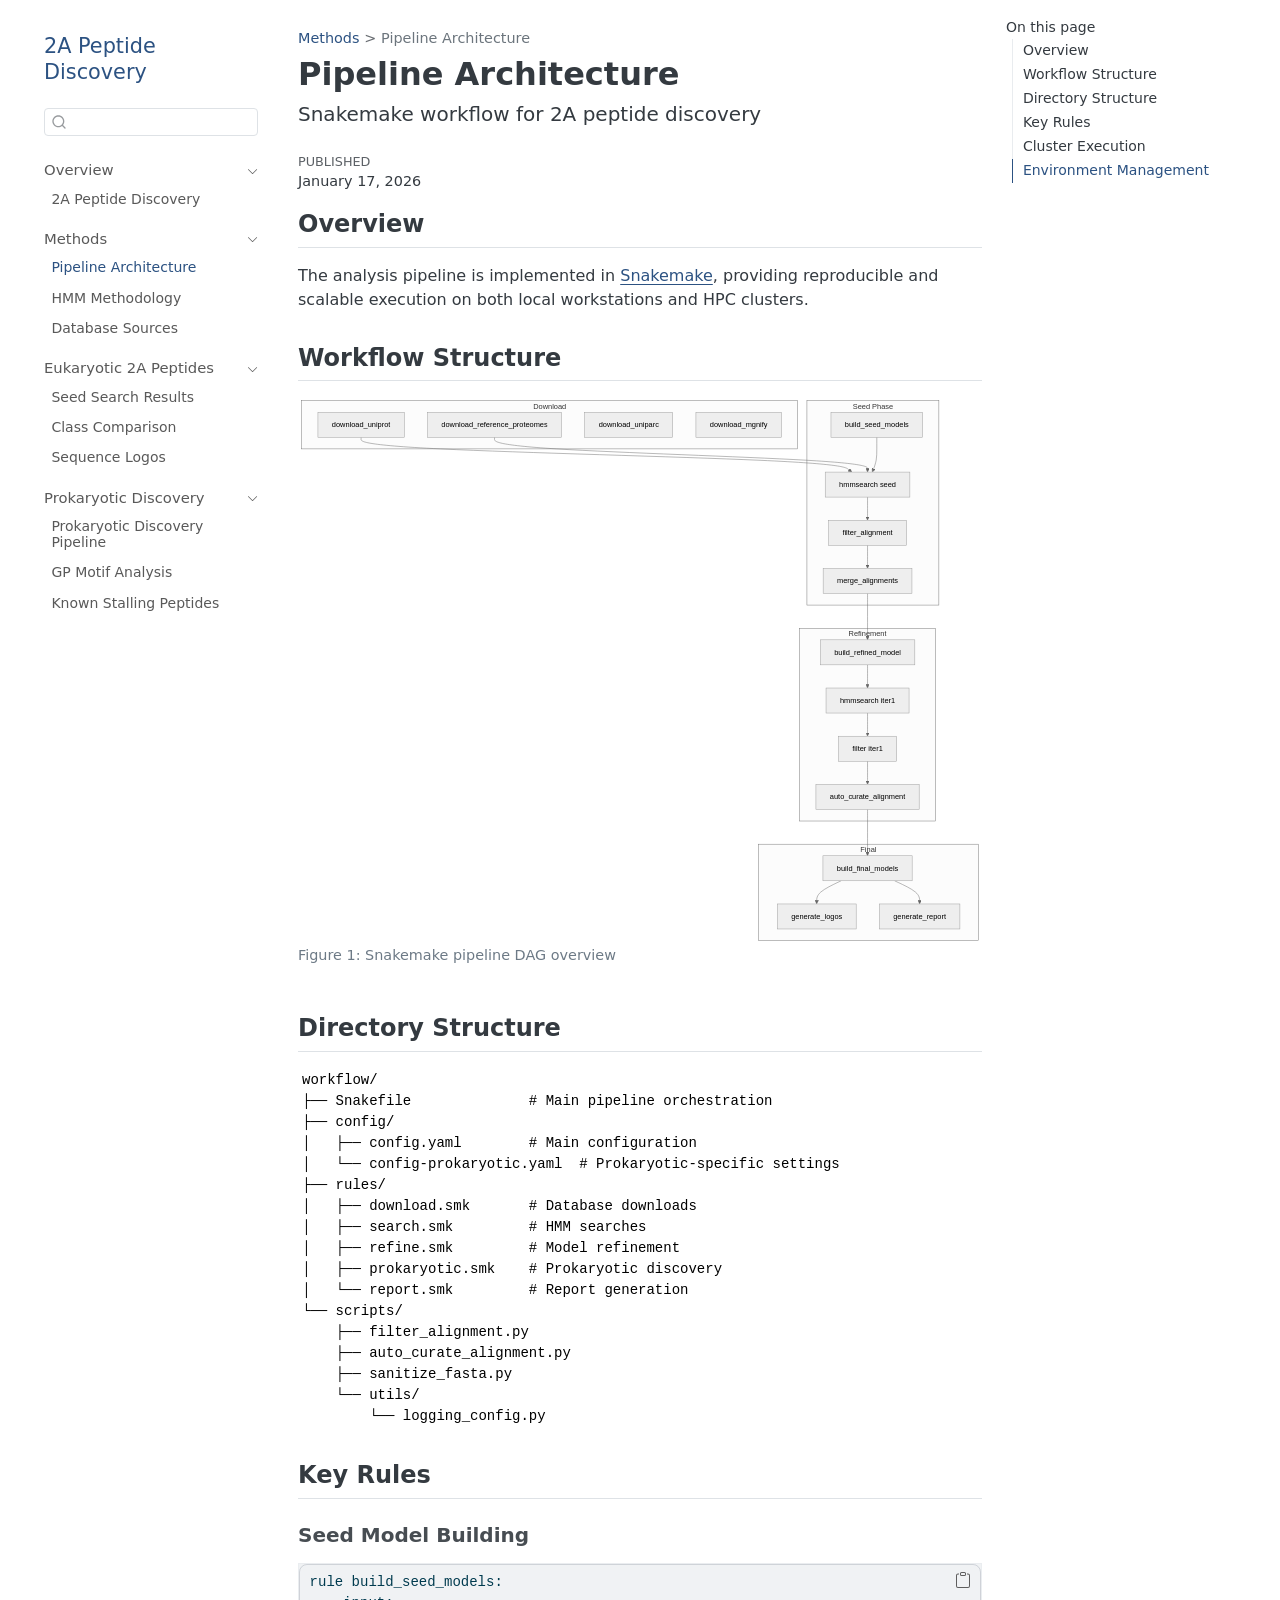
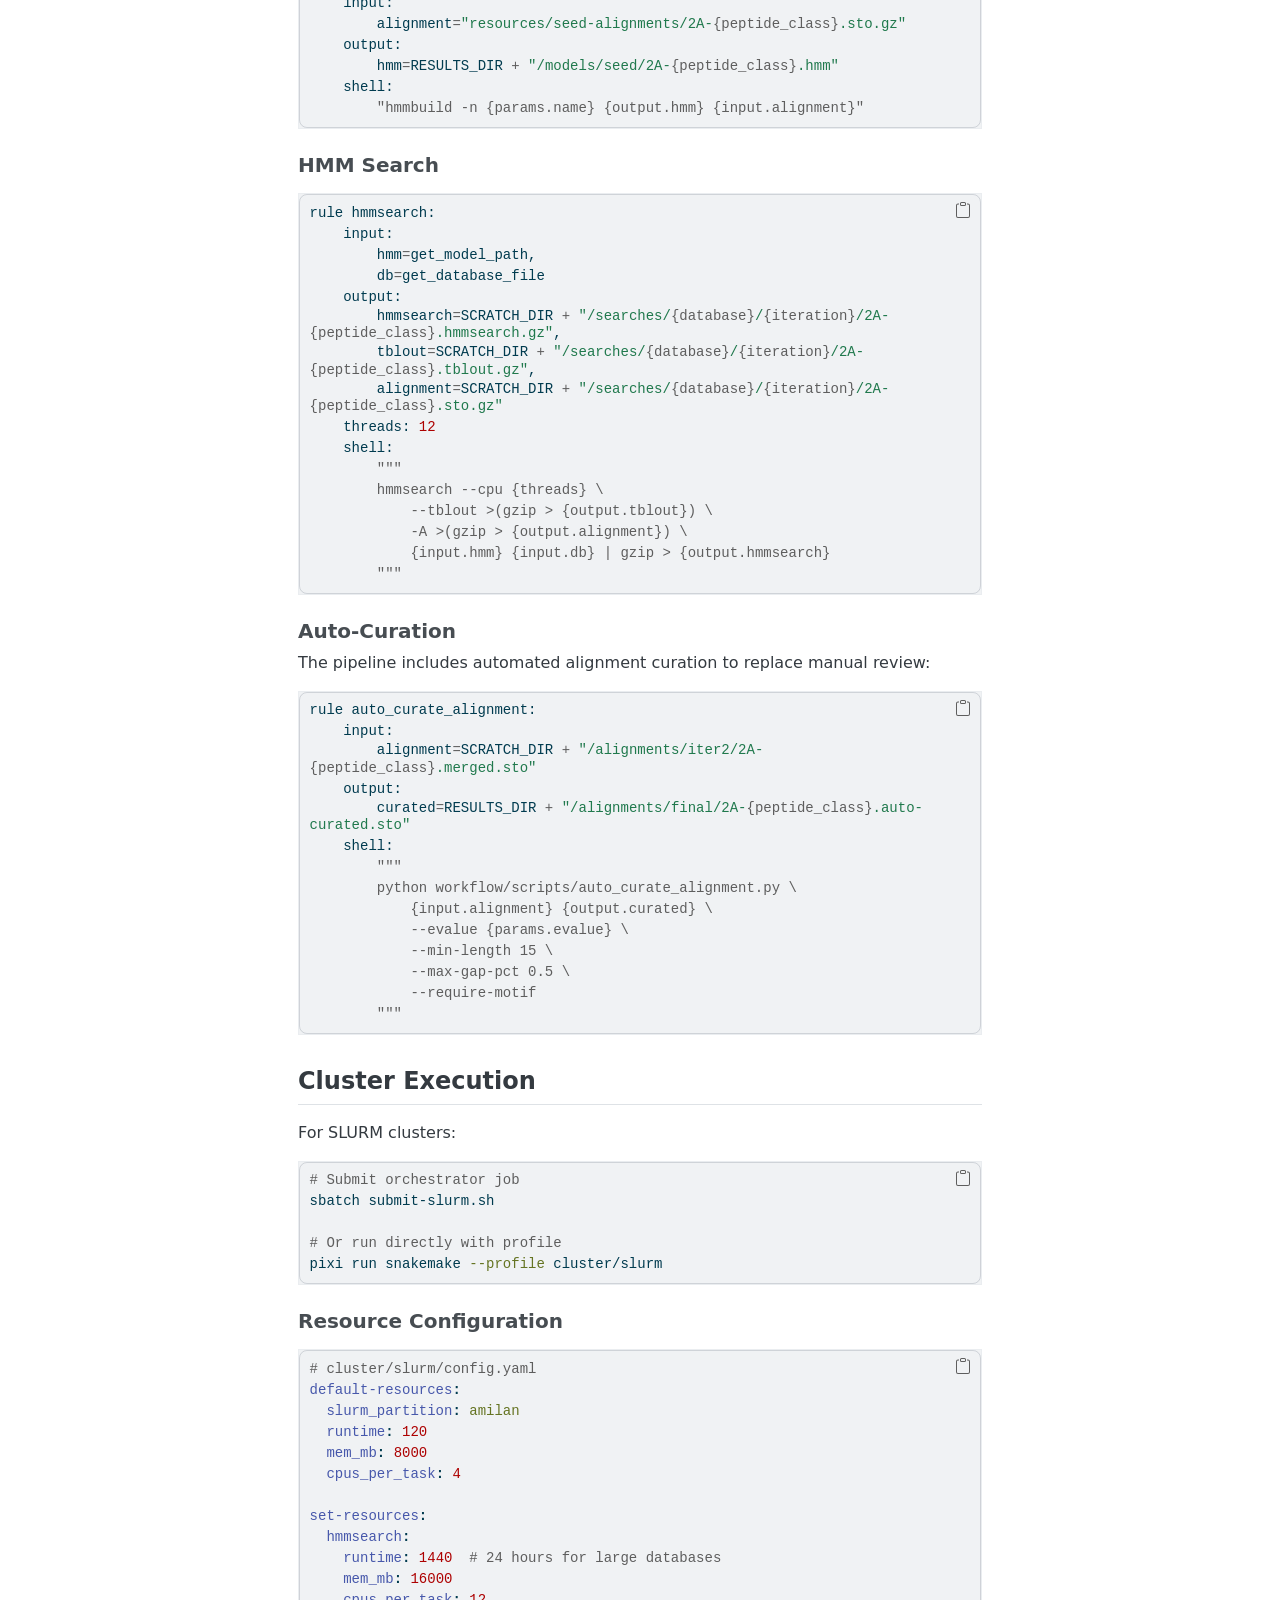
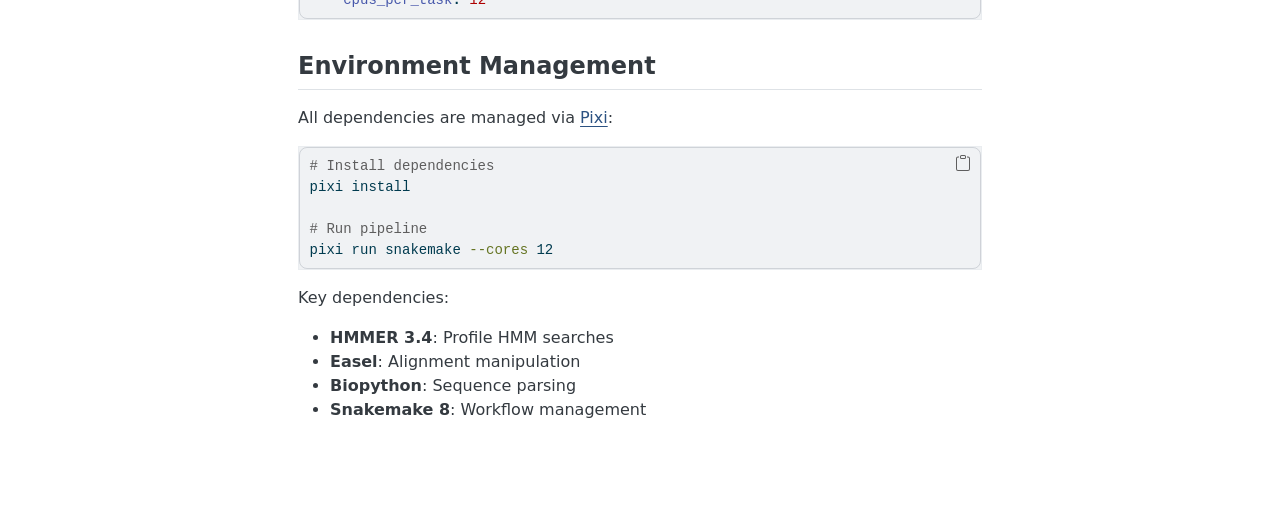
<file: methods/pipeline.html>
<!DOCTYPE html>
<html xmlns="http://www.w3.org/1999/xhtml" lang="en" xml:lang="en"><head>

<meta charset="utf-8">
<meta name="generator" content="quarto-1.8.26">

<meta name="viewport" content="width=device-width, initial-scale=1.0, user-scalable=yes">

<meta name="dcterms.date" content="2026-01-17">

<title>Pipeline Architecture – 2A Peptide Discovery</title>
<style>
code{white-space: pre-wrap;}
span.smallcaps{font-variant: small-caps;}
div.columns{display: flex; gap: min(4vw, 1.5em);}
div.column{flex: auto; overflow-x: auto;}
div.hanging-indent{margin-left: 1.5em; text-indent: -1.5em;}
ul.task-list{list-style: none;}
ul.task-list li input[type="checkbox"] {
  width: 0.8em;
  margin: 0 0.8em 0.2em -1em; /* quarto-specific, see https://github.com/quarto-dev/quarto-cli/issues/4556 */ 
  vertical-align: middle;
}
/* CSS for syntax highlighting */
html { -webkit-text-size-adjust: 100%; }
pre > code.sourceCode { white-space: pre; position: relative; }
pre > code.sourceCode > span { display: inline-block; line-height: 1.25; }
pre > code.sourceCode > span:empty { height: 1.2em; }
.sourceCode { overflow: visible; }
code.sourceCode > span { color: inherit; text-decoration: inherit; }
div.sourceCode { margin: 1em 0; }
pre.sourceCode { margin: 0; }
@media screen {
div.sourceCode { overflow: auto; }
}
@media print {
pre > code.sourceCode { white-space: pre-wrap; }
pre > code.sourceCode > span { text-indent: -5em; padding-left: 5em; }
}
pre.numberSource code
  { counter-reset: source-line 0; }
pre.numberSource code > span
  { position: relative; left: -4em; counter-increment: source-line; }
pre.numberSource code > span > a:first-child::before
  { content: counter(source-line);
    position: relative; left: -1em; text-align: right; vertical-align: baseline;
    border: none; display: inline-block;
    -webkit-touch-callout: none; -webkit-user-select: none;
    -khtml-user-select: none; -moz-user-select: none;
    -ms-user-select: none; user-select: none;
    padding: 0 4px; width: 4em;
  }
pre.numberSource { margin-left: 3em;  padding-left: 4px; }
div.sourceCode
  {   }
@media screen {
pre > code.sourceCode > span > a:first-child::before { text-decoration: underline; }
}
</style>


<script src="../site_libs/quarto-nav/quarto-nav.js"></script>
<script src="../site_libs/quarto-nav/headroom.min.js"></script>
<script src="../site_libs/clipboard/clipboard.min.js"></script>
<script src="../site_libs/quarto-search/autocomplete.umd.js"></script>
<script src="../site_libs/quarto-search/fuse.min.js"></script>
<script src="../site_libs/quarto-search/quarto-search.js"></script>
<meta name="quarto:offset" content="../">
<script src="../site_libs/quarto-html/quarto.js" type="module"></script>
<script src="../site_libs/quarto-html/tabsets/tabsets.js" type="module"></script>
<script src="../site_libs/quarto-html/axe/axe-check.js" type="module"></script>
<script src="../site_libs/quarto-html/popper.min.js"></script>
<script src="../site_libs/quarto-html/tippy.umd.min.js"></script>
<script src="../site_libs/quarto-html/anchor.min.js"></script>
<link href="../site_libs/quarto-html/tippy.css" rel="stylesheet">
<link href="../site_libs/quarto-html/quarto-syntax-highlighting-91951b2397f5a16bc0a033bcc92477b2.css" rel="stylesheet" id="quarto-text-highlighting-styles">
<script src="../site_libs/bootstrap/bootstrap.min.js"></script>
<link href="../site_libs/bootstrap/bootstrap-icons.css" rel="stylesheet">
<link href="../site_libs/bootstrap/bootstrap-e9e313386f1d278665fa88e252026886.min.css" rel="stylesheet" append-hash="true" id="quarto-bootstrap" data-mode="light">
<script id="quarto-search-options" type="application/json">{
  "location": "sidebar",
  "copy-button": false,
  "collapse-after": 3,
  "panel-placement": "start",
  "type": "textbox",
  "limit": 50,
  "keyboard-shortcut": [
    "f",
    "/",
    "s"
  ],
  "show-item-context": false,
  "language": {
    "search-no-results-text": "No results",
    "search-matching-documents-text": "matching documents",
    "search-copy-link-title": "Copy link to search",
    "search-hide-matches-text": "Hide additional matches",
    "search-more-match-text": "more match in this document",
    "search-more-matches-text": "more matches in this document",
    "search-clear-button-title": "Clear",
    "search-text-placeholder": "",
    "search-detached-cancel-button-title": "Cancel",
    "search-submit-button-title": "Submit",
    "search-label": "Search"
  }
}</script>
<meta name="mermaid-theme" content="neutral">
<script src="../site_libs/quarto-diagram/mermaid.min.js"></script>
<script src="../site_libs/quarto-diagram/mermaid-init.js"></script>
<link href="../site_libs/quarto-diagram/mermaid.css" rel="stylesheet">


</head>

<body class="nav-sidebar floating quarto-light">

<div id="quarto-search-results"></div>
  <header id="quarto-header" class="headroom fixed-top">
  <nav class="quarto-secondary-nav">
    <div class="container-fluid d-flex">
      <button type="button" class="quarto-btn-toggle btn" data-bs-toggle="collapse" role="button" data-bs-target=".quarto-sidebar-collapse-item" aria-controls="quarto-sidebar" aria-expanded="false" aria-label="Toggle sidebar navigation" onclick="if (window.quartoToggleHeadroom) { window.quartoToggleHeadroom(); }">
        <i class="bi bi-layout-text-sidebar-reverse"></i>
      </button>
        <nav class="quarto-page-breadcrumbs" aria-label="breadcrumb"><ol class="breadcrumb"><li class="breadcrumb-item"><a href="../methods/pipeline.html">Methods</a></li><li class="breadcrumb-item"><a href="../methods/pipeline.html">Pipeline Architecture</a></li></ol></nav>
        <a class="flex-grow-1" role="navigation" data-bs-toggle="collapse" data-bs-target=".quarto-sidebar-collapse-item" aria-controls="quarto-sidebar" aria-expanded="false" aria-label="Toggle sidebar navigation" onclick="if (window.quartoToggleHeadroom) { window.quartoToggleHeadroom(); }">      
        </a>
      <button type="button" class="btn quarto-search-button" aria-label="Search" onclick="window.quartoOpenSearch();">
        <i class="bi bi-search"></i>
      </button>
    </div>
  </nav>
</header>
<!-- content -->
<div id="quarto-content" class="quarto-container page-columns page-rows-contents page-layout-article">
<!-- sidebar -->
  <nav id="quarto-sidebar" class="sidebar collapse collapse-horizontal quarto-sidebar-collapse-item sidebar-navigation floating overflow-auto">
    <div class="pt-lg-2 mt-2 text-left sidebar-header">
    <div class="sidebar-title mb-0 py-0">
      <a href="../">2A Peptide Discovery</a> 
    </div>
      </div>
        <div class="mt-2 flex-shrink-0 align-items-center">
        <div class="sidebar-search">
        <div id="quarto-search" class="" title="Search"></div>
        </div>
        </div>
    <div class="sidebar-menu-container"> 
    <ul class="list-unstyled mt-1">
        <li class="sidebar-item sidebar-item-section">
      <div class="sidebar-item-container"> 
            <a class="sidebar-item-text sidebar-link text-start" data-bs-toggle="collapse" data-bs-target="#quarto-sidebar-section-1" role="navigation" aria-expanded="true">
 <span class="menu-text">Overview</span></a>
          <a class="sidebar-item-toggle text-start" data-bs-toggle="collapse" data-bs-target="#quarto-sidebar-section-1" role="navigation" aria-expanded="true" aria-label="Toggle section">
            <i class="bi bi-chevron-right ms-2"></i>
          </a> 
      </div>
      <ul id="quarto-sidebar-section-1" class="collapse list-unstyled sidebar-section depth1 show">  
          <li class="sidebar-item">
  <div class="sidebar-item-container"> 
  <a href="../index.html" class="sidebar-item-text sidebar-link">
 <span class="menu-text">2A Peptide Discovery</span></a>
  </div>
</li>
      </ul>
  </li>
        <li class="sidebar-item sidebar-item-section">
      <div class="sidebar-item-container"> 
            <a class="sidebar-item-text sidebar-link text-start" data-bs-toggle="collapse" data-bs-target="#quarto-sidebar-section-2" role="navigation" aria-expanded="true">
 <span class="menu-text">Methods</span></a>
          <a class="sidebar-item-toggle text-start" data-bs-toggle="collapse" data-bs-target="#quarto-sidebar-section-2" role="navigation" aria-expanded="true" aria-label="Toggle section">
            <i class="bi bi-chevron-right ms-2"></i>
          </a> 
      </div>
      <ul id="quarto-sidebar-section-2" class="collapse list-unstyled sidebar-section depth1 show">  
          <li class="sidebar-item">
  <div class="sidebar-item-container"> 
  <a href="../methods/pipeline.html" class="sidebar-item-text sidebar-link active">
 <span class="menu-text">Pipeline Architecture</span></a>
  </div>
</li>
          <li class="sidebar-item">
  <div class="sidebar-item-container"> 
  <a href="../methods/hmm-approach.html" class="sidebar-item-text sidebar-link">
 <span class="menu-text">HMM Methodology</span></a>
  </div>
</li>
          <li class="sidebar-item">
  <div class="sidebar-item-container"> 
  <a href="../methods/databases.html" class="sidebar-item-text sidebar-link">
 <span class="menu-text">Database Sources</span></a>
  </div>
</li>
      </ul>
  </li>
        <li class="sidebar-item sidebar-item-section">
      <div class="sidebar-item-container"> 
            <a class="sidebar-item-text sidebar-link text-start" data-bs-toggle="collapse" data-bs-target="#quarto-sidebar-section-3" role="navigation" aria-expanded="true">
 <span class="menu-text">Eukaryotic 2A Peptides</span></a>
          <a class="sidebar-item-toggle text-start" data-bs-toggle="collapse" data-bs-target="#quarto-sidebar-section-3" role="navigation" aria-expanded="true" aria-label="Toggle section">
            <i class="bi bi-chevron-right ms-2"></i>
          </a> 
      </div>
      <ul id="quarto-sidebar-section-3" class="collapse list-unstyled sidebar-section depth1 show">  
          <li class="sidebar-item">
  <div class="sidebar-item-container"> 
  <a href="../eukaryotic/seed-search.html" class="sidebar-item-text sidebar-link">
 <span class="menu-text">Seed Search Results</span></a>
  </div>
</li>
          <li class="sidebar-item">
  <div class="sidebar-item-container"> 
  <a href="../eukaryotic/class-comparison.html" class="sidebar-item-text sidebar-link">
 <span class="menu-text">Class Comparison</span></a>
  </div>
</li>
          <li class="sidebar-item">
  <div class="sidebar-item-container"> 
  <a href="../eukaryotic/sequence-logos.html" class="sidebar-item-text sidebar-link">
 <span class="menu-text">Sequence Logos</span></a>
  </div>
</li>
      </ul>
  </li>
        <li class="sidebar-item sidebar-item-section">
      <div class="sidebar-item-container"> 
            <a class="sidebar-item-text sidebar-link text-start" data-bs-toggle="collapse" data-bs-target="#quarto-sidebar-section-4" role="navigation" aria-expanded="true">
 <span class="menu-text">Prokaryotic Discovery</span></a>
          <a class="sidebar-item-toggle text-start" data-bs-toggle="collapse" data-bs-target="#quarto-sidebar-section-4" role="navigation" aria-expanded="true" aria-label="Toggle section">
            <i class="bi bi-chevron-right ms-2"></i>
          </a> 
      </div>
      <ul id="quarto-sidebar-section-4" class="collapse list-unstyled sidebar-section depth1 show">  
          <li class="sidebar-item">
  <div class="sidebar-item-container"> 
  <a href="../prokaryotic/discovery.html" class="sidebar-item-text sidebar-link">
 <span class="menu-text">Prokaryotic Discovery Pipeline</span></a>
  </div>
</li>
          <li class="sidebar-item">
  <div class="sidebar-item-container"> 
  <a href="../prokaryotic/gp-motifs.html" class="sidebar-item-text sidebar-link">
 <span class="menu-text">GP Motif Analysis</span></a>
  </div>
</li>
          <li class="sidebar-item">
  <div class="sidebar-item-container"> 
  <a href="../prokaryotic/stalling-peptides.html" class="sidebar-item-text sidebar-link">
 <span class="menu-text">Known Stalling Peptides</span></a>
  </div>
</li>
      </ul>
  </li>
    </ul>
    </div>
</nav>
<div id="quarto-sidebar-glass" class="quarto-sidebar-collapse-item" data-bs-toggle="collapse" data-bs-target=".quarto-sidebar-collapse-item"></div>
<!-- margin-sidebar -->
    <div id="quarto-margin-sidebar" class="sidebar margin-sidebar">
        <nav id="TOC" role="doc-toc" class="toc-active">
    <h2 id="toc-title">On this page</h2>
   
  <ul>
  <li><a href="#overview" id="toc-overview" class="nav-link active" data-scroll-target="#overview">Overview</a></li>
  <li><a href="#workflow-structure" id="toc-workflow-structure" class="nav-link" data-scroll-target="#workflow-structure">Workflow Structure</a></li>
  <li><a href="#directory-structure" id="toc-directory-structure" class="nav-link" data-scroll-target="#directory-structure">Directory Structure</a></li>
  <li><a href="#key-rules" id="toc-key-rules" class="nav-link" data-scroll-target="#key-rules">Key Rules</a>
  <ul class="collapse">
  <li><a href="#seed-model-building" id="toc-seed-model-building" class="nav-link" data-scroll-target="#seed-model-building">Seed Model Building</a></li>
  <li><a href="#hmm-search" id="toc-hmm-search" class="nav-link" data-scroll-target="#hmm-search">HMM Search</a></li>
  <li><a href="#auto-curation" id="toc-auto-curation" class="nav-link" data-scroll-target="#auto-curation">Auto-Curation</a></li>
  </ul></li>
  <li><a href="#cluster-execution" id="toc-cluster-execution" class="nav-link" data-scroll-target="#cluster-execution">Cluster Execution</a>
  <ul class="collapse">
  <li><a href="#resource-configuration" id="toc-resource-configuration" class="nav-link" data-scroll-target="#resource-configuration">Resource Configuration</a></li>
  </ul></li>
  <li><a href="#environment-management" id="toc-environment-management" class="nav-link" data-scroll-target="#environment-management">Environment Management</a></li>
  </ul>
</nav>
    </div>
<!-- main -->
<main class="content" id="quarto-document-content">

<header id="title-block-header" class="quarto-title-block default"><nav class="quarto-page-breadcrumbs quarto-title-breadcrumbs d-none d-lg-block" aria-label="breadcrumb"><ol class="breadcrumb"><li class="breadcrumb-item"><a href="../methods/pipeline.html">Methods</a></li><li class="breadcrumb-item"><a href="../methods/pipeline.html">Pipeline Architecture</a></li></ol></nav>
<div class="quarto-title">
<h1 class="title">Pipeline Architecture</h1>
<p class="subtitle lead">Snakemake workflow for 2A peptide discovery</p>
</div>



<div class="quarto-title-meta">

    
    <div>
    <div class="quarto-title-meta-heading">Published</div>
    <div class="quarto-title-meta-contents">
      <p class="date">January 17, 2026</p>
    </div>
  </div>
  
    
  </div>
  


</header>


<section id="overview" class="level2">
<h2 class="anchored" data-anchor-id="overview">Overview</h2>
<p>The analysis pipeline is implemented in <a href="https://snakemake.github.io/">Snakemake</a>, providing reproducible and scalable execution on both local workstations and HPC clusters.</p>
</section>
<section id="workflow-structure" class="level2">
<h2 class="anchored" data-anchor-id="workflow-structure">Workflow Structure</h2>
<div class="cell" data-layout-align="default">
<div class="cell-output-display">
<div id="fig-pipeline" class="quarto-float quarto-figure quarto-figure-center anchored">
<figure class="quarto-float quarto-float-fig figure">
<div aria-describedby="fig-pipeline-caption-0ceaefa1-69ba-4598-a22c-09a6ac19f8ca">
<div>
<pre class="mermaid mermaid-js" data-label="fig-pipeline">flowchart TB
    subgraph Download
        D1[download_uniprot]
        D2[download_reference_proteomes]
        D3[download_uniparc]
        D4[download_mgnify]
    end

    subgraph "Seed Phase"
        S1[build_seed_models]
        S2[hmmsearch seed]
        S3[filter_alignment]
        S4[merge_alignments]
    end

    subgraph "Refinement"
        R1[build_refined_model]
        R2[hmmsearch iter1]
        R3[filter iter1]
        R4[auto_curate_alignment]
    end

    subgraph "Final"
        F1[build_final_models]
        F2[generate_logos]
        F3[generate_report]
    end

    D1 --&gt; S2
    D2 --&gt; S2
    S1 --&gt; S2
    S2 --&gt; S3
    S3 --&gt; S4
    S4 --&gt; R1
    R1 --&gt; R2
    R2 --&gt; R3
    R3 --&gt; R4
    R4 --&gt; F1
    F1 --&gt; F2
    F1 --&gt; F3
</pre>
</div>
</div>
<figcaption class="quarto-float-caption-bottom quarto-float-caption quarto-float-fig" id="fig-pipeline-caption-0ceaefa1-69ba-4598-a22c-09a6ac19f8ca">
Figure&nbsp;1: Snakemake pipeline DAG overview
</figcaption>
</figure>
</div>
</div>
</div>
</section>
<section id="directory-structure" class="level2">
<h2 class="anchored" data-anchor-id="directory-structure">Directory Structure</h2>
<pre><code>workflow/
├── Snakefile              # Main pipeline orchestration
├── config/
│   ├── config.yaml        # Main configuration
│   └── config-prokaryotic.yaml  # Prokaryotic-specific settings
├── rules/
│   ├── download.smk       # Database downloads
│   ├── search.smk         # HMM searches
│   ├── refine.smk         # Model refinement
│   ├── prokaryotic.smk    # Prokaryotic discovery
│   └── report.smk         # Report generation
└── scripts/
    ├── filter_alignment.py
    ├── auto_curate_alignment.py
    ├── sanitize_fasta.py
    └── utils/
        └── logging_config.py</code></pre>
</section>
<section id="key-rules" class="level2">
<h2 class="anchored" data-anchor-id="key-rules">Key Rules</h2>
<section id="seed-model-building" class="level3">
<h3 class="anchored" data-anchor-id="seed-model-building">Seed Model Building</h3>
<div class="code-copy-outer-scaffold"><div class="sourceCode" id="cb2"><pre class="sourceCode python code-with-copy"><code class="sourceCode python"><span id="cb2-1"><a href="#cb2-1" aria-hidden="true" tabindex="-1"></a>rule build_seed_models:</span>
<span id="cb2-2"><a href="#cb2-2" aria-hidden="true" tabindex="-1"></a>    <span class="bu">input</span>:</span>
<span id="cb2-3"><a href="#cb2-3" aria-hidden="true" tabindex="-1"></a>        alignment<span class="op">=</span><span class="st">"resources/seed-alignments/2A-</span><span class="sc">{peptide_class}</span><span class="st">.sto.gz"</span></span>
<span id="cb2-4"><a href="#cb2-4" aria-hidden="true" tabindex="-1"></a>    output:</span>
<span id="cb2-5"><a href="#cb2-5" aria-hidden="true" tabindex="-1"></a>        hmm<span class="op">=</span>RESULTS_DIR <span class="op">+</span> <span class="st">"/models/seed/2A-</span><span class="sc">{peptide_class}</span><span class="st">.hmm"</span></span>
<span id="cb2-6"><a href="#cb2-6" aria-hidden="true" tabindex="-1"></a>    shell:</span>
<span id="cb2-7"><a href="#cb2-7" aria-hidden="true" tabindex="-1"></a>        <span class="co">"hmmbuild -n {params.name} {output.hmm} {input.alignment}"</span></span></code></pre></div><button title="Copy to Clipboard" class="code-copy-button"><i class="bi"></i></button></div>
</section>
<section id="hmm-search" class="level3">
<h3 class="anchored" data-anchor-id="hmm-search">HMM Search</h3>
<div class="code-copy-outer-scaffold"><div class="sourceCode" id="cb3"><pre class="sourceCode python code-with-copy"><code class="sourceCode python"><span id="cb3-1"><a href="#cb3-1" aria-hidden="true" tabindex="-1"></a>rule hmmsearch:</span>
<span id="cb3-2"><a href="#cb3-2" aria-hidden="true" tabindex="-1"></a>    <span class="bu">input</span>:</span>
<span id="cb3-3"><a href="#cb3-3" aria-hidden="true" tabindex="-1"></a>        hmm<span class="op">=</span>get_model_path,</span>
<span id="cb3-4"><a href="#cb3-4" aria-hidden="true" tabindex="-1"></a>        db<span class="op">=</span>get_database_file</span>
<span id="cb3-5"><a href="#cb3-5" aria-hidden="true" tabindex="-1"></a>    output:</span>
<span id="cb3-6"><a href="#cb3-6" aria-hidden="true" tabindex="-1"></a>        hmmsearch<span class="op">=</span>SCRATCH_DIR <span class="op">+</span> <span class="st">"/searches/</span><span class="sc">{database}</span><span class="st">/</span><span class="sc">{iteration}</span><span class="st">/2A-</span><span class="sc">{peptide_class}</span><span class="st">.hmmsearch.gz"</span>,</span>
<span id="cb3-7"><a href="#cb3-7" aria-hidden="true" tabindex="-1"></a>        tblout<span class="op">=</span>SCRATCH_DIR <span class="op">+</span> <span class="st">"/searches/</span><span class="sc">{database}</span><span class="st">/</span><span class="sc">{iteration}</span><span class="st">/2A-</span><span class="sc">{peptide_class}</span><span class="st">.tblout.gz"</span>,</span>
<span id="cb3-8"><a href="#cb3-8" aria-hidden="true" tabindex="-1"></a>        alignment<span class="op">=</span>SCRATCH_DIR <span class="op">+</span> <span class="st">"/searches/</span><span class="sc">{database}</span><span class="st">/</span><span class="sc">{iteration}</span><span class="st">/2A-</span><span class="sc">{peptide_class}</span><span class="st">.sto.gz"</span></span>
<span id="cb3-9"><a href="#cb3-9" aria-hidden="true" tabindex="-1"></a>    threads: <span class="dv">12</span></span>
<span id="cb3-10"><a href="#cb3-10" aria-hidden="true" tabindex="-1"></a>    shell:</span>
<span id="cb3-11"><a href="#cb3-11" aria-hidden="true" tabindex="-1"></a>        <span class="co">"""</span></span>
<span id="cb3-12"><a href="#cb3-12" aria-hidden="true" tabindex="-1"></a><span class="co">        hmmsearch --cpu {threads} </span><span class="op">\</span></span>
<span id="cb3-13"><a href="#cb3-13" aria-hidden="true" tabindex="-1"></a><span class="co">            --tblout &gt;(gzip &gt; {output.tblout}) </span><span class="op">\</span></span>
<span id="cb3-14"><a href="#cb3-14" aria-hidden="true" tabindex="-1"></a><span class="co">            -A &gt;(gzip &gt; {output.alignment}) </span><span class="op">\</span></span>
<span id="cb3-15"><a href="#cb3-15" aria-hidden="true" tabindex="-1"></a><span class="co">            {input.hmm} {input.db} | gzip &gt; {output.hmmsearch}</span></span>
<span id="cb3-16"><a href="#cb3-16" aria-hidden="true" tabindex="-1"></a><span class="co">        """</span></span></code></pre></div><button title="Copy to Clipboard" class="code-copy-button"><i class="bi"></i></button></div>
</section>
<section id="auto-curation" class="level3">
<h3 class="anchored" data-anchor-id="auto-curation">Auto-Curation</h3>
<p>The pipeline includes automated alignment curation to replace manual review:</p>
<div class="code-copy-outer-scaffold"><div class="sourceCode" id="cb4"><pre class="sourceCode python code-with-copy"><code class="sourceCode python"><span id="cb4-1"><a href="#cb4-1" aria-hidden="true" tabindex="-1"></a>rule auto_curate_alignment:</span>
<span id="cb4-2"><a href="#cb4-2" aria-hidden="true" tabindex="-1"></a>    <span class="bu">input</span>:</span>
<span id="cb4-3"><a href="#cb4-3" aria-hidden="true" tabindex="-1"></a>        alignment<span class="op">=</span>SCRATCH_DIR <span class="op">+</span> <span class="st">"/alignments/iter2/2A-</span><span class="sc">{peptide_class}</span><span class="st">.merged.sto"</span></span>
<span id="cb4-4"><a href="#cb4-4" aria-hidden="true" tabindex="-1"></a>    output:</span>
<span id="cb4-5"><a href="#cb4-5" aria-hidden="true" tabindex="-1"></a>        curated<span class="op">=</span>RESULTS_DIR <span class="op">+</span> <span class="st">"/alignments/final/2A-</span><span class="sc">{peptide_class}</span><span class="st">.auto-curated.sto"</span></span>
<span id="cb4-6"><a href="#cb4-6" aria-hidden="true" tabindex="-1"></a>    shell:</span>
<span id="cb4-7"><a href="#cb4-7" aria-hidden="true" tabindex="-1"></a>        <span class="co">"""</span></span>
<span id="cb4-8"><a href="#cb4-8" aria-hidden="true" tabindex="-1"></a><span class="co">        python workflow/scripts/auto_curate_alignment.py </span><span class="op">\</span></span>
<span id="cb4-9"><a href="#cb4-9" aria-hidden="true" tabindex="-1"></a><span class="co">            {input.alignment} {output.curated} </span><span class="op">\</span></span>
<span id="cb4-10"><a href="#cb4-10" aria-hidden="true" tabindex="-1"></a><span class="co">            --evalue {params.evalue} </span><span class="op">\</span></span>
<span id="cb4-11"><a href="#cb4-11" aria-hidden="true" tabindex="-1"></a><span class="co">            --min-length 15 </span><span class="op">\</span></span>
<span id="cb4-12"><a href="#cb4-12" aria-hidden="true" tabindex="-1"></a><span class="co">            --max-gap-pct 0.5 </span><span class="op">\</span></span>
<span id="cb4-13"><a href="#cb4-13" aria-hidden="true" tabindex="-1"></a><span class="co">            --require-motif</span></span>
<span id="cb4-14"><a href="#cb4-14" aria-hidden="true" tabindex="-1"></a><span class="co">        """</span></span></code></pre></div><button title="Copy to Clipboard" class="code-copy-button"><i class="bi"></i></button></div>
</section>
</section>
<section id="cluster-execution" class="level2">
<h2 class="anchored" data-anchor-id="cluster-execution">Cluster Execution</h2>
<p>For SLURM clusters:</p>
<div class="code-copy-outer-scaffold"><div class="sourceCode" id="cb5"><pre class="sourceCode bash code-with-copy"><code class="sourceCode bash"><span id="cb5-1"><a href="#cb5-1" aria-hidden="true" tabindex="-1"></a><span class="co"># Submit orchestrator job</span></span>
<span id="cb5-2"><a href="#cb5-2" aria-hidden="true" tabindex="-1"></a><span class="ex">sbatch</span> submit-slurm.sh</span>
<span id="cb5-3"><a href="#cb5-3" aria-hidden="true" tabindex="-1"></a></span>
<span id="cb5-4"><a href="#cb5-4" aria-hidden="true" tabindex="-1"></a><span class="co"># Or run directly with profile</span></span>
<span id="cb5-5"><a href="#cb5-5" aria-hidden="true" tabindex="-1"></a><span class="ex">pixi</span> run snakemake <span class="at">--profile</span> cluster/slurm</span></code></pre></div><button title="Copy to Clipboard" class="code-copy-button"><i class="bi"></i></button></div>
<section id="resource-configuration" class="level3">
<h3 class="anchored" data-anchor-id="resource-configuration">Resource Configuration</h3>
<div class="code-copy-outer-scaffold"><div class="sourceCode" id="cb6"><pre class="sourceCode yaml code-with-copy"><code class="sourceCode yaml"><span id="cb6-1"><a href="#cb6-1" aria-hidden="true" tabindex="-1"></a><span class="co"># cluster/slurm/config.yaml</span></span>
<span id="cb6-2"><a href="#cb6-2" aria-hidden="true" tabindex="-1"></a><span class="fu">default-resources</span><span class="kw">:</span></span>
<span id="cb6-3"><a href="#cb6-3" aria-hidden="true" tabindex="-1"></a><span class="at">  </span><span class="fu">slurm_partition</span><span class="kw">:</span><span class="at"> amilan</span></span>
<span id="cb6-4"><a href="#cb6-4" aria-hidden="true" tabindex="-1"></a><span class="at">  </span><span class="fu">runtime</span><span class="kw">:</span><span class="at"> </span><span class="dv">120</span></span>
<span id="cb6-5"><a href="#cb6-5" aria-hidden="true" tabindex="-1"></a><span class="at">  </span><span class="fu">mem_mb</span><span class="kw">:</span><span class="at"> </span><span class="dv">8000</span></span>
<span id="cb6-6"><a href="#cb6-6" aria-hidden="true" tabindex="-1"></a><span class="at">  </span><span class="fu">cpus_per_task</span><span class="kw">:</span><span class="at"> </span><span class="dv">4</span></span>
<span id="cb6-7"><a href="#cb6-7" aria-hidden="true" tabindex="-1"></a></span>
<span id="cb6-8"><a href="#cb6-8" aria-hidden="true" tabindex="-1"></a><span class="fu">set-resources</span><span class="kw">:</span></span>
<span id="cb6-9"><a href="#cb6-9" aria-hidden="true" tabindex="-1"></a><span class="at">  </span><span class="fu">hmmsearch</span><span class="kw">:</span></span>
<span id="cb6-10"><a href="#cb6-10" aria-hidden="true" tabindex="-1"></a><span class="at">    </span><span class="fu">runtime</span><span class="kw">:</span><span class="at"> </span><span class="dv">1440</span><span class="co">  # 24 hours for large databases</span></span>
<span id="cb6-11"><a href="#cb6-11" aria-hidden="true" tabindex="-1"></a><span class="at">    </span><span class="fu">mem_mb</span><span class="kw">:</span><span class="at"> </span><span class="dv">16000</span></span>
<span id="cb6-12"><a href="#cb6-12" aria-hidden="true" tabindex="-1"></a><span class="at">    </span><span class="fu">cpus_per_task</span><span class="kw">:</span><span class="at"> </span><span class="dv">12</span></span></code></pre></div><button title="Copy to Clipboard" class="code-copy-button"><i class="bi"></i></button></div>
</section>
</section>
<section id="environment-management" class="level2">
<h2 class="anchored" data-anchor-id="environment-management">Environment Management</h2>
<p>All dependencies are managed via <a href="https://pixi.sh/">Pixi</a>:</p>
<div class="code-copy-outer-scaffold"><div class="sourceCode" id="cb7"><pre class="sourceCode bash code-with-copy"><code class="sourceCode bash"><span id="cb7-1"><a href="#cb7-1" aria-hidden="true" tabindex="-1"></a><span class="co"># Install dependencies</span></span>
<span id="cb7-2"><a href="#cb7-2" aria-hidden="true" tabindex="-1"></a><span class="ex">pixi</span> install</span>
<span id="cb7-3"><a href="#cb7-3" aria-hidden="true" tabindex="-1"></a></span>
<span id="cb7-4"><a href="#cb7-4" aria-hidden="true" tabindex="-1"></a><span class="co"># Run pipeline</span></span>
<span id="cb7-5"><a href="#cb7-5" aria-hidden="true" tabindex="-1"></a><span class="ex">pixi</span> run snakemake <span class="at">--cores</span> 12</span></code></pre></div><button title="Copy to Clipboard" class="code-copy-button"><i class="bi"></i></button></div>
<p>Key dependencies:</p>
<ul>
<li><strong>HMMER 3.4</strong>: Profile HMM searches</li>
<li><strong>Easel</strong>: Alignment manipulation</li>
<li><strong>Biopython</strong>: Sequence parsing</li>
<li><strong>Snakemake 8</strong>: Workflow management</li>
</ul>


</section>

</main> <!-- /main -->
<script id="quarto-html-after-body" type="application/javascript">
  window.document.addEventListener("DOMContentLoaded", function (event) {
    const icon = "";
    const anchorJS = new window.AnchorJS();
    anchorJS.options = {
      placement: 'right',
      icon: icon
    };
    anchorJS.add('.anchored');
    const isCodeAnnotation = (el) => {
      for (const clz of el.classList) {
        if (clz.startsWith('code-annotation-')) {                     
          return true;
        }
      }
      return false;
    }
    const onCopySuccess = function(e) {
      // button target
      const button = e.trigger;
      // don't keep focus
      button.blur();
      // flash "checked"
      button.classList.add('code-copy-button-checked');
      var currentTitle = button.getAttribute("title");
      button.setAttribute("title", "Copied!");
      let tooltip;
      if (window.bootstrap) {
        button.setAttribute("data-bs-toggle", "tooltip");
        button.setAttribute("data-bs-placement", "left");
        button.setAttribute("data-bs-title", "Copied!");
        tooltip = new bootstrap.Tooltip(button, 
          { trigger: "manual", 
            customClass: "code-copy-button-tooltip",
            offset: [0, -8]});
        tooltip.show();    
      }
      setTimeout(function() {
        if (tooltip) {
          tooltip.hide();
          button.removeAttribute("data-bs-title");
          button.removeAttribute("data-bs-toggle");
          button.removeAttribute("data-bs-placement");
        }
        button.setAttribute("title", currentTitle);
        button.classList.remove('code-copy-button-checked');
      }, 1000);
      // clear code selection
      e.clearSelection();
    }
    const getTextToCopy = function(trigger) {
      const outerScaffold = trigger.parentElement.cloneNode(true);
      const codeEl = outerScaffold.querySelector('code');
      for (const childEl of codeEl.children) {
        if (isCodeAnnotation(childEl)) {
          childEl.remove();
        }
      }
      return codeEl.innerText;
    }
    const clipboard = new window.ClipboardJS('.code-copy-button:not([data-in-quarto-modal])', {
      text: getTextToCopy
    });
    clipboard.on('success', onCopySuccess);
    if (window.document.getElementById('quarto-embedded-source-code-modal')) {
      const clipboardModal = new window.ClipboardJS('.code-copy-button[data-in-quarto-modal]', {
        text: getTextToCopy,
        container: window.document.getElementById('quarto-embedded-source-code-modal')
      });
      clipboardModal.on('success', onCopySuccess);
    }
      var localhostRegex = new RegExp(/^(?:http|https):\/\/localhost\:?[0-9]*\//);
      var mailtoRegex = new RegExp(/^mailto:/);
        var filterRegex = new RegExp("https:\/\/rnabioco\.github\.io\/2a-peptide-search\/");
      var isInternal = (href) => {
          return filterRegex.test(href) || localhostRegex.test(href) || mailtoRegex.test(href);
      }
      // Inspect non-navigation links and adorn them if external
     var links = window.document.querySelectorAll('a[href]:not(.nav-link):not(.navbar-brand):not(.toc-action):not(.sidebar-link):not(.sidebar-item-toggle):not(.pagination-link):not(.no-external):not([aria-hidden]):not(.dropdown-item):not(.quarto-navigation-tool):not(.about-link)');
      for (var i=0; i<links.length; i++) {
        const link = links[i];
        if (!isInternal(link.href)) {
          // undo the damage that might have been done by quarto-nav.js in the case of
          // links that we want to consider external
          if (link.dataset.originalHref !== undefined) {
            link.href = link.dataset.originalHref;
          }
        }
      }
    function tippyHover(el, contentFn, onTriggerFn, onUntriggerFn) {
      const config = {
        allowHTML: true,
        maxWidth: 500,
        delay: 100,
        arrow: false,
        appendTo: function(el) {
            return el.parentElement;
        },
        interactive: true,
        interactiveBorder: 10,
        theme: 'quarto',
        placement: 'bottom-start',
      };
      if (contentFn) {
        config.content = contentFn;
      }
      if (onTriggerFn) {
        config.onTrigger = onTriggerFn;
      }
      if (onUntriggerFn) {
        config.onUntrigger = onUntriggerFn;
      }
      window.tippy(el, config); 
    }
    const noterefs = window.document.querySelectorAll('a[role="doc-noteref"]');
    for (var i=0; i<noterefs.length; i++) {
      const ref = noterefs[i];
      tippyHover(ref, function() {
        // use id or data attribute instead here
        let href = ref.getAttribute('data-footnote-href') || ref.getAttribute('href');
        try { href = new URL(href).hash; } catch {}
        const id = href.replace(/^#\/?/, "");
        const note = window.document.getElementById(id);
        if (note) {
          return note.innerHTML;
        } else {
          return "";
        }
      });
    }
    const xrefs = window.document.querySelectorAll('a.quarto-xref');
    const processXRef = (id, note) => {
      // Strip column container classes
      const stripColumnClz = (el) => {
        el.classList.remove("page-full", "page-columns");
        if (el.children) {
          for (const child of el.children) {
            stripColumnClz(child);
          }
        }
      }
      stripColumnClz(note)
      if (id === null || id.startsWith('sec-')) {
        // Special case sections, only their first couple elements
        const container = document.createElement("div");
        if (note.children && note.children.length > 2) {
          container.appendChild(note.children[0].cloneNode(true));
          for (let i = 1; i < note.children.length; i++) {
            const child = note.children[i];
            if (child.tagName === "P" && child.innerText === "") {
              continue;
            } else {
              container.appendChild(child.cloneNode(true));
              break;
            }
          }
          if (window.Quarto?.typesetMath) {
            window.Quarto.typesetMath(container);
          }
          return container.innerHTML
        } else {
          if (window.Quarto?.typesetMath) {
            window.Quarto.typesetMath(note);
          }
          return note.innerHTML;
        }
      } else {
        // Remove any anchor links if they are present
        const anchorLink = note.querySelector('a.anchorjs-link');
        if (anchorLink) {
          anchorLink.remove();
        }
        if (window.Quarto?.typesetMath) {
          window.Quarto.typesetMath(note);
        }
        if (note.classList.contains("callout")) {
          return note.outerHTML;
        } else {
          return note.innerHTML;
        }
      }
    }
    for (var i=0; i<xrefs.length; i++) {
      const xref = xrefs[i];
      tippyHover(xref, undefined, function(instance) {
        instance.disable();
        let url = xref.getAttribute('href');
        let hash = undefined; 
        if (url.startsWith('#')) {
          hash = url;
        } else {
          try { hash = new URL(url).hash; } catch {}
        }
        if (hash) {
          const id = hash.replace(/^#\/?/, "");
          const note = window.document.getElementById(id);
          if (note !== null) {
            try {
              const html = processXRef(id, note.cloneNode(true));
              instance.setContent(html);
            } finally {
              instance.enable();
              instance.show();
            }
          } else {
            // See if we can fetch this
            fetch(url.split('#')[0])
            .then(res => res.text())
            .then(html => {
              const parser = new DOMParser();
              const htmlDoc = parser.parseFromString(html, "text/html");
              const note = htmlDoc.getElementById(id);
              if (note !== null) {
                const html = processXRef(id, note);
                instance.setContent(html);
              } 
            }).finally(() => {
              instance.enable();
              instance.show();
            });
          }
        } else {
          // See if we can fetch a full url (with no hash to target)
          // This is a special case and we should probably do some content thinning / targeting
          fetch(url)
          .then(res => res.text())
          .then(html => {
            const parser = new DOMParser();
            const htmlDoc = parser.parseFromString(html, "text/html");
            const note = htmlDoc.querySelector('main.content');
            if (note !== null) {
              // This should only happen for chapter cross references
              // (since there is no id in the URL)
              // remove the first header
              if (note.children.length > 0 && note.children[0].tagName === "HEADER") {
                note.children[0].remove();
              }
              const html = processXRef(null, note);
              instance.setContent(html);
            } 
          }).finally(() => {
            instance.enable();
            instance.show();
          });
        }
      }, function(instance) {
      });
    }
        let selectedAnnoteEl;
        const selectorForAnnotation = ( cell, annotation) => {
          let cellAttr = 'data-code-cell="' + cell + '"';
          let lineAttr = 'data-code-annotation="' +  annotation + '"';
          const selector = 'span[' + cellAttr + '][' + lineAttr + ']';
          return selector;
        }
        const selectCodeLines = (annoteEl) => {
          const doc = window.document;
          const targetCell = annoteEl.getAttribute("data-target-cell");
          const targetAnnotation = annoteEl.getAttribute("data-target-annotation");
          const annoteSpan = window.document.querySelector(selectorForAnnotation(targetCell, targetAnnotation));
          const lines = annoteSpan.getAttribute("data-code-lines").split(",");
          const lineIds = lines.map((line) => {
            return targetCell + "-" + line;
          })
          let top = null;
          let height = null;
          let parent = null;
          if (lineIds.length > 0) {
              //compute the position of the single el (top and bottom and make a div)
              const el = window.document.getElementById(lineIds[0]);
              top = el.offsetTop;
              height = el.offsetHeight;
              parent = el.parentElement.parentElement;
            if (lineIds.length > 1) {
              const lastEl = window.document.getElementById(lineIds[lineIds.length - 1]);
              const bottom = lastEl.offsetTop + lastEl.offsetHeight;
              height = bottom - top;
            }
            if (top !== null && height !== null && parent !== null) {
              // cook up a div (if necessary) and position it 
              let div = window.document.getElementById("code-annotation-line-highlight");
              if (div === null) {
                div = window.document.createElement("div");
                div.setAttribute("id", "code-annotation-line-highlight");
                div.style.position = 'absolute';
                parent.appendChild(div);
              }
              div.style.top = top - 2 + "px";
              div.style.height = height + 4 + "px";
              div.style.left = 0;
              let gutterDiv = window.document.getElementById("code-annotation-line-highlight-gutter");
              if (gutterDiv === null) {
                gutterDiv = window.document.createElement("div");
                gutterDiv.setAttribute("id", "code-annotation-line-highlight-gutter");
                gutterDiv.style.position = 'absolute';
                const codeCell = window.document.getElementById(targetCell);
                const gutter = codeCell.querySelector('.code-annotation-gutter');
                gutter.appendChild(gutterDiv);
              }
              gutterDiv.style.top = top - 2 + "px";
              gutterDiv.style.height = height + 4 + "px";
            }
            selectedAnnoteEl = annoteEl;
          }
        };
        const unselectCodeLines = () => {
          const elementsIds = ["code-annotation-line-highlight", "code-annotation-line-highlight-gutter"];
          elementsIds.forEach((elId) => {
            const div = window.document.getElementById(elId);
            if (div) {
              div.remove();
            }
          });
          selectedAnnoteEl = undefined;
        };
          // Handle positioning of the toggle
      window.addEventListener(
        "resize",
        throttle(() => {
          elRect = undefined;
          if (selectedAnnoteEl) {
            selectCodeLines(selectedAnnoteEl);
          }
        }, 10)
      );
      function throttle(fn, ms) {
      let throttle = false;
      let timer;
        return (...args) => {
          if(!throttle) { // first call gets through
              fn.apply(this, args);
              throttle = true;
          } else { // all the others get throttled
              if(timer) clearTimeout(timer); // cancel #2
              timer = setTimeout(() => {
                fn.apply(this, args);
                timer = throttle = false;
              }, ms);
          }
        };
      }
        // Attach click handler to the DT
        const annoteDls = window.document.querySelectorAll('dt[data-target-cell]');
        for (const annoteDlNode of annoteDls) {
          annoteDlNode.addEventListener('click', (event) => {
            const clickedEl = event.target;
            if (clickedEl !== selectedAnnoteEl) {
              unselectCodeLines();
              const activeEl = window.document.querySelector('dt[data-target-cell].code-annotation-active');
              if (activeEl) {
                activeEl.classList.remove('code-annotation-active');
              }
              selectCodeLines(clickedEl);
              clickedEl.classList.add('code-annotation-active');
            } else {
              // Unselect the line
              unselectCodeLines();
              clickedEl.classList.remove('code-annotation-active');
            }
          });
        }
    const findCites = (el) => {
      const parentEl = el.parentElement;
      if (parentEl) {
        const cites = parentEl.dataset.cites;
        if (cites) {
          return {
            el,
            cites: cites.split(' ')
          };
        } else {
          return findCites(el.parentElement)
        }
      } else {
        return undefined;
      }
    };
    var bibliorefs = window.document.querySelectorAll('a[role="doc-biblioref"]');
    for (var i=0; i<bibliorefs.length; i++) {
      const ref = bibliorefs[i];
      const citeInfo = findCites(ref);
      if (citeInfo) {
        tippyHover(citeInfo.el, function() {
          var popup = window.document.createElement('div');
          citeInfo.cites.forEach(function(cite) {
            var citeDiv = window.document.createElement('div');
            citeDiv.classList.add('hanging-indent');
            citeDiv.classList.add('csl-entry');
            var biblioDiv = window.document.getElementById('ref-' + cite);
            if (biblioDiv) {
              citeDiv.innerHTML = biblioDiv.innerHTML;
            }
            popup.appendChild(citeDiv);
          });
          return popup.innerHTML;
        });
      }
    }
  });
  </script>
</div> <!-- /content -->




</body></html>
</file>
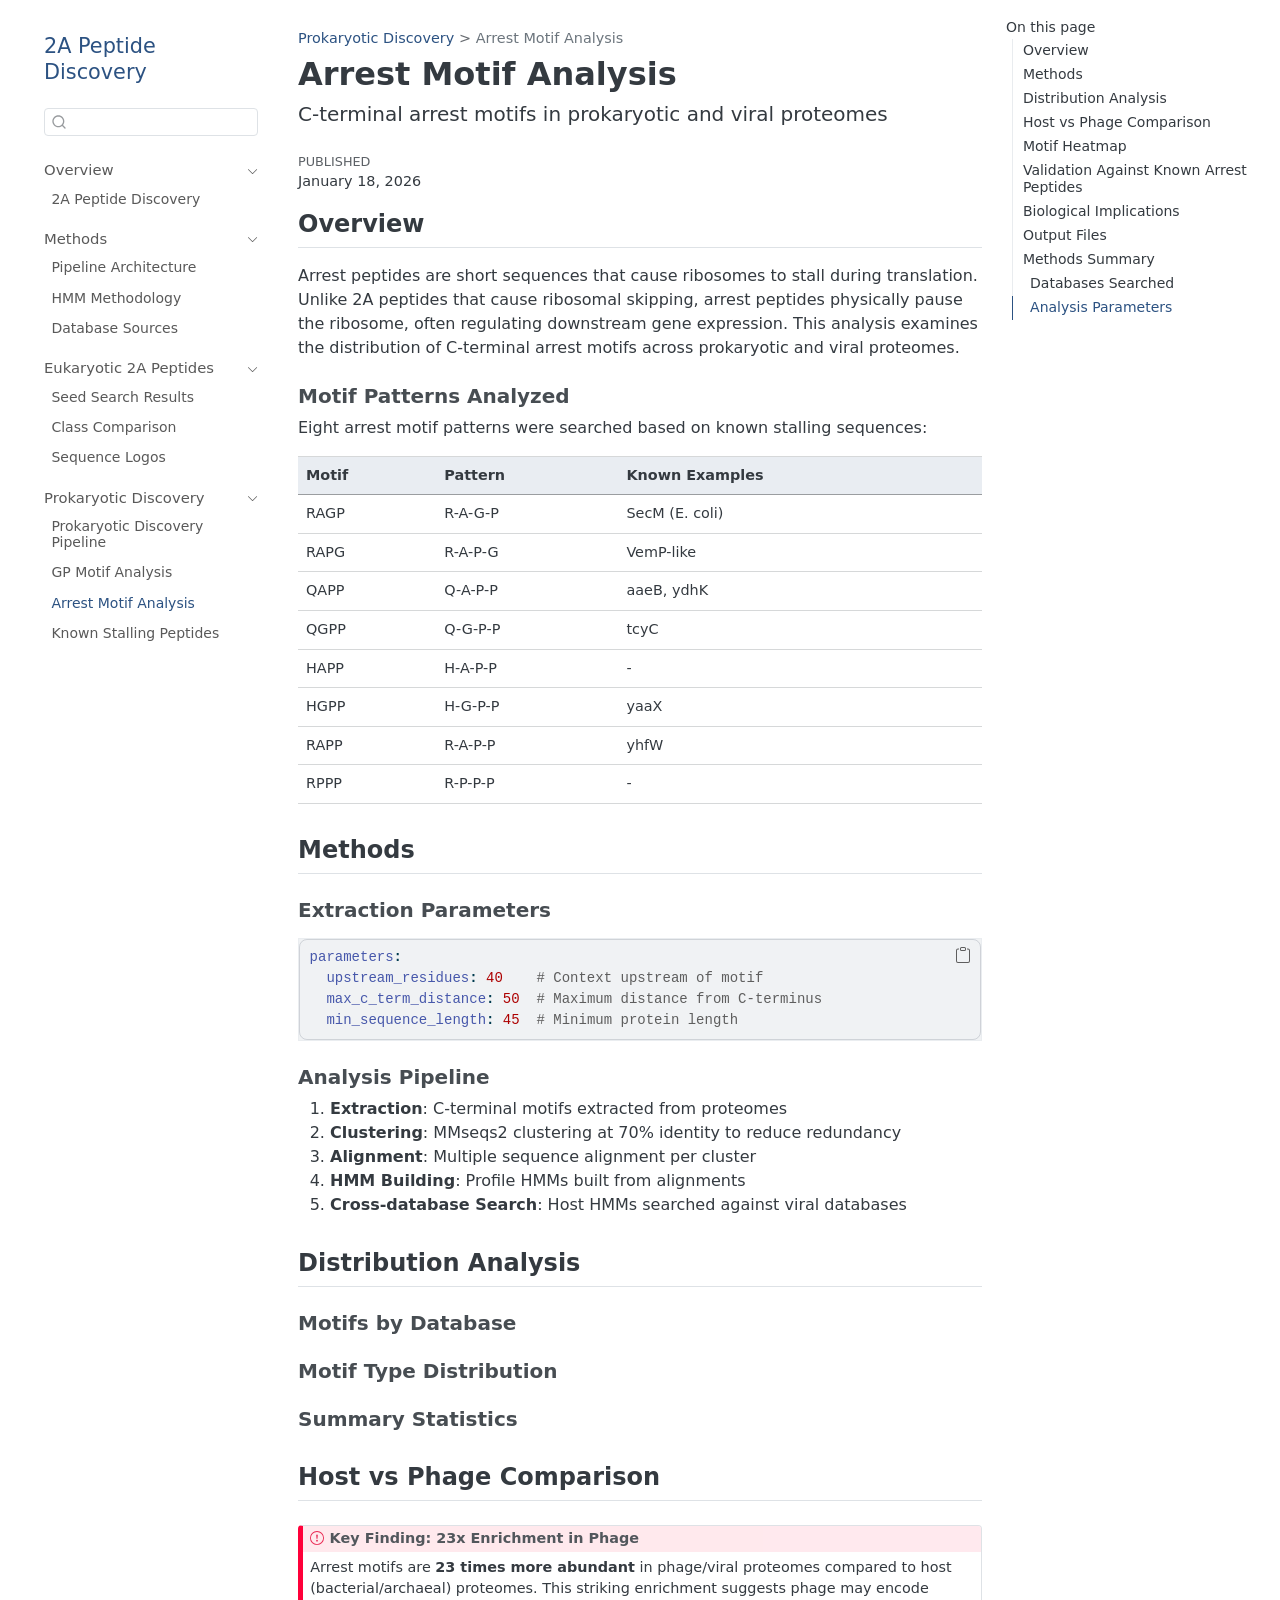
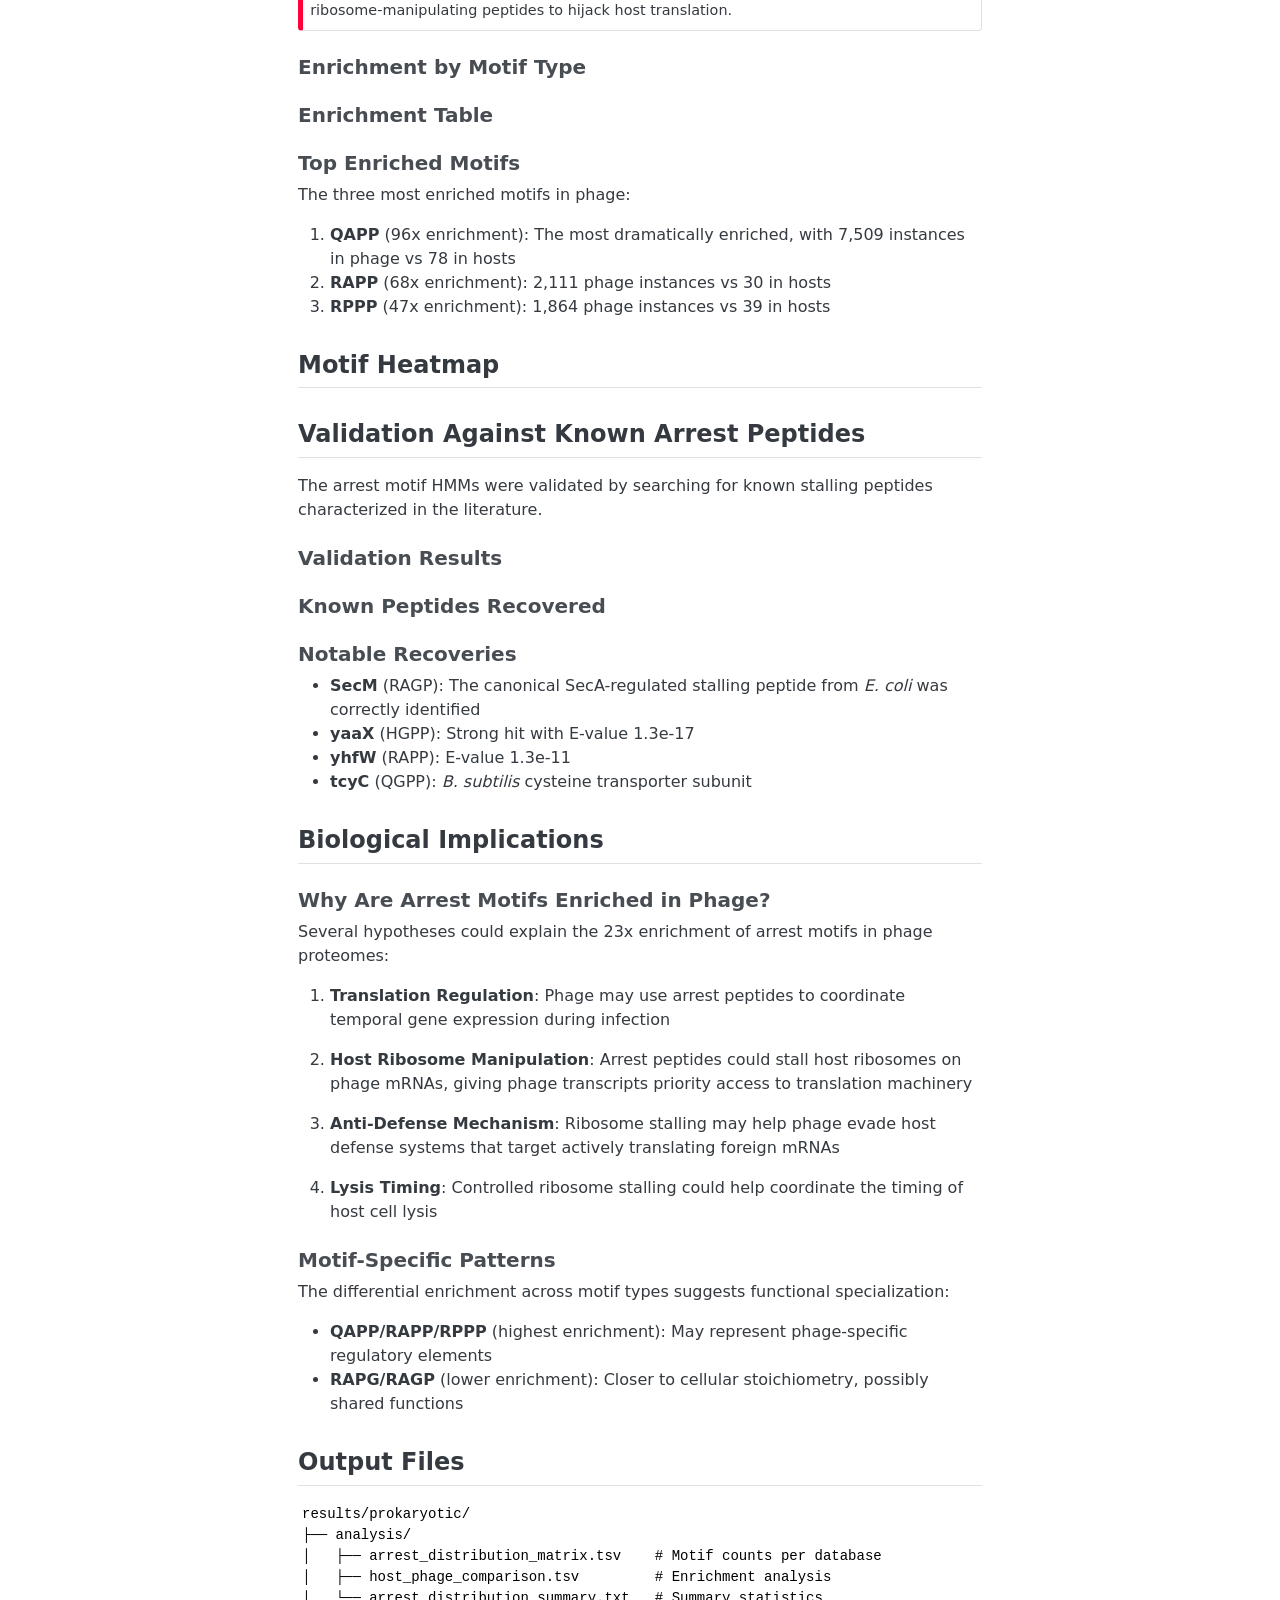
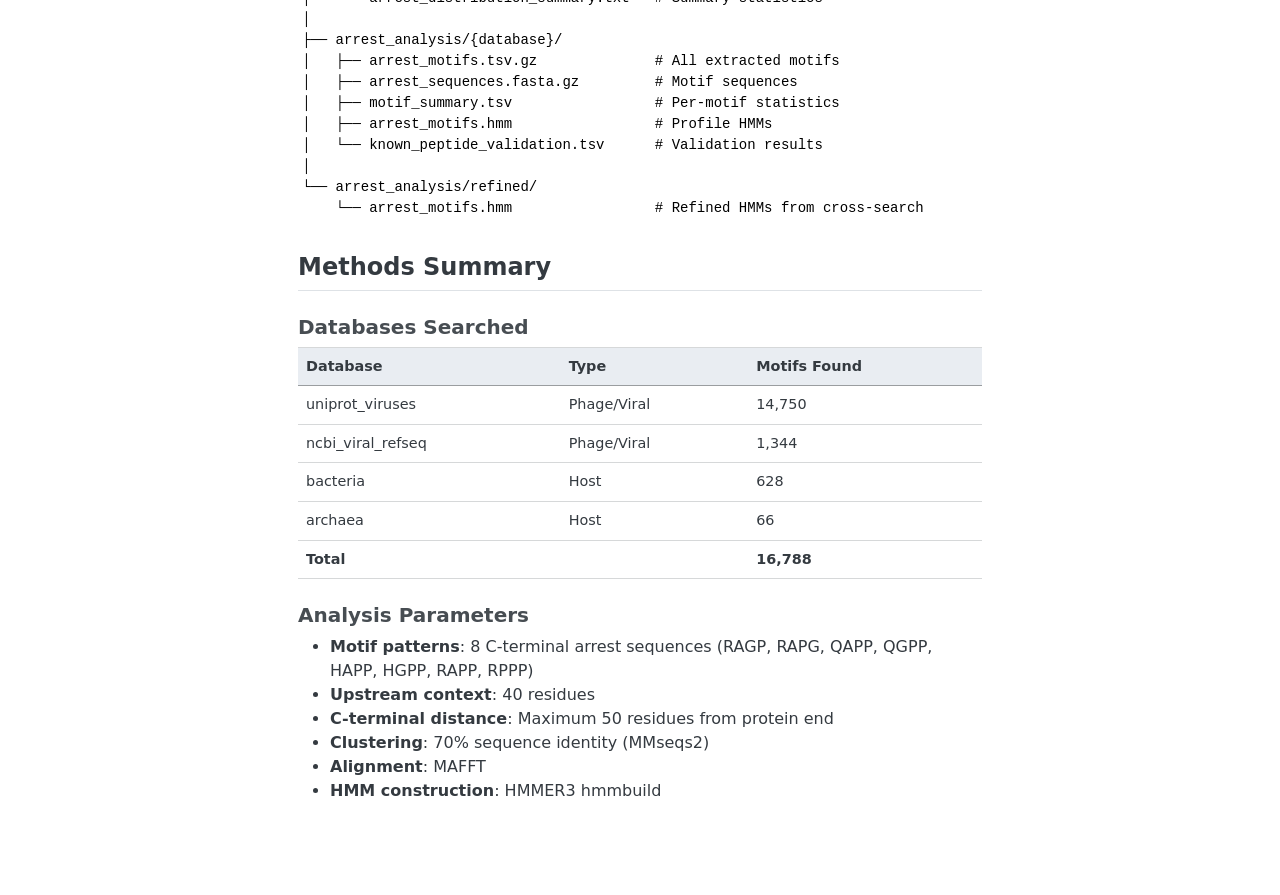
<file: prokaryotic/arrest-motifs.html>
<!DOCTYPE html>
<html xmlns="http://www.w3.org/1999/xhtml" lang="en" xml:lang="en"><head>

<meta charset="utf-8">
<meta name="generator" content="quarto-1.8.26">

<meta name="viewport" content="width=device-width, initial-scale=1.0, user-scalable=yes">

<meta name="dcterms.date" content="2026-01-18">

<title>Arrest Motif Analysis – 2A Peptide Discovery</title>
<style>
code{white-space: pre-wrap;}
span.smallcaps{font-variant: small-caps;}
div.columns{display: flex; gap: min(4vw, 1.5em);}
div.column{flex: auto; overflow-x: auto;}
div.hanging-indent{margin-left: 1.5em; text-indent: -1.5em;}
ul.task-list{list-style: none;}
ul.task-list li input[type="checkbox"] {
  width: 0.8em;
  margin: 0 0.8em 0.2em -1em; /* quarto-specific, see https://github.com/quarto-dev/quarto-cli/issues/4556 */ 
  vertical-align: middle;
}
/* CSS for syntax highlighting */
html { -webkit-text-size-adjust: 100%; }
pre > code.sourceCode { white-space: pre; position: relative; }
pre > code.sourceCode > span { display: inline-block; line-height: 1.25; }
pre > code.sourceCode > span:empty { height: 1.2em; }
.sourceCode { overflow: visible; }
code.sourceCode > span { color: inherit; text-decoration: inherit; }
div.sourceCode { margin: 1em 0; }
pre.sourceCode { margin: 0; }
@media screen {
div.sourceCode { overflow: auto; }
}
@media print {
pre > code.sourceCode { white-space: pre-wrap; }
pre > code.sourceCode > span { text-indent: -5em; padding-left: 5em; }
}
pre.numberSource code
  { counter-reset: source-line 0; }
pre.numberSource code > span
  { position: relative; left: -4em; counter-increment: source-line; }
pre.numberSource code > span > a:first-child::before
  { content: counter(source-line);
    position: relative; left: -1em; text-align: right; vertical-align: baseline;
    border: none; display: inline-block;
    -webkit-touch-callout: none; -webkit-user-select: none;
    -khtml-user-select: none; -moz-user-select: none;
    -ms-user-select: none; user-select: none;
    padding: 0 4px; width: 4em;
  }
pre.numberSource { margin-left: 3em;  padding-left: 4px; }
div.sourceCode
  {   }
@media screen {
pre > code.sourceCode > span > a:first-child::before { text-decoration: underline; }
}
</style>


<script src="../site_libs/quarto-nav/quarto-nav.js"></script>
<script src="../site_libs/quarto-nav/headroom.min.js"></script>
<script src="../site_libs/clipboard/clipboard.min.js"></script>
<script src="../site_libs/quarto-search/autocomplete.umd.js"></script>
<script src="../site_libs/quarto-search/fuse.min.js"></script>
<script src="../site_libs/quarto-search/quarto-search.js"></script>
<meta name="quarto:offset" content="../">
<script src="../site_libs/quarto-html/quarto.js" type="module"></script>
<script src="../site_libs/quarto-html/tabsets/tabsets.js" type="module"></script>
<script src="../site_libs/quarto-html/axe/axe-check.js" type="module"></script>
<script src="../site_libs/quarto-html/popper.min.js"></script>
<script src="../site_libs/quarto-html/tippy.umd.min.js"></script>
<script src="../site_libs/quarto-html/anchor.min.js"></script>
<link href="../site_libs/quarto-html/tippy.css" rel="stylesheet">
<link href="../site_libs/quarto-html/quarto-syntax-highlighting-91951b2397f5a16bc0a033bcc92477b2.css" rel="stylesheet" id="quarto-text-highlighting-styles">
<script src="../site_libs/bootstrap/bootstrap.min.js"></script>
<link href="../site_libs/bootstrap/bootstrap-icons.css" rel="stylesheet">
<link href="../site_libs/bootstrap/bootstrap-e9e313386f1d278665fa88e252026886.min.css" rel="stylesheet" append-hash="true" id="quarto-bootstrap" data-mode="light">
<script id="quarto-search-options" type="application/json">{
  "location": "sidebar",
  "copy-button": false,
  "collapse-after": 3,
  "panel-placement": "start",
  "type": "textbox",
  "limit": 50,
  "keyboard-shortcut": [
    "f",
    "/",
    "s"
  ],
  "show-item-context": false,
  "language": {
    "search-no-results-text": "No results",
    "search-matching-documents-text": "matching documents",
    "search-copy-link-title": "Copy link to search",
    "search-hide-matches-text": "Hide additional matches",
    "search-more-match-text": "more match in this document",
    "search-more-matches-text": "more matches in this document",
    "search-clear-button-title": "Clear",
    "search-text-placeholder": "",
    "search-detached-cancel-button-title": "Cancel",
    "search-submit-button-title": "Submit",
    "search-label": "Search"
  }
}</script>


</head>

<body class="nav-sidebar floating quarto-light">

<div id="quarto-search-results"></div>
  <header id="quarto-header" class="headroom fixed-top">
  <nav class="quarto-secondary-nav">
    <div class="container-fluid d-flex">
      <button type="button" class="quarto-btn-toggle btn" data-bs-toggle="collapse" role="button" data-bs-target=".quarto-sidebar-collapse-item" aria-controls="quarto-sidebar" aria-expanded="false" aria-label="Toggle sidebar navigation" onclick="if (window.quartoToggleHeadroom) { window.quartoToggleHeadroom(); }">
        <i class="bi bi-layout-text-sidebar-reverse"></i>
      </button>
        <nav class="quarto-page-breadcrumbs" aria-label="breadcrumb"><ol class="breadcrumb"><li class="breadcrumb-item"><a href="../prokaryotic/discovery.html">Prokaryotic Discovery</a></li><li class="breadcrumb-item"><a href="../prokaryotic/arrest-motifs.html">Arrest Motif Analysis</a></li></ol></nav>
        <a class="flex-grow-1" role="navigation" data-bs-toggle="collapse" data-bs-target=".quarto-sidebar-collapse-item" aria-controls="quarto-sidebar" aria-expanded="false" aria-label="Toggle sidebar navigation" onclick="if (window.quartoToggleHeadroom) { window.quartoToggleHeadroom(); }">      
        </a>
      <button type="button" class="btn quarto-search-button" aria-label="Search" onclick="window.quartoOpenSearch();">
        <i class="bi bi-search"></i>
      </button>
    </div>
  </nav>
</header>
<!-- content -->
<div id="quarto-content" class="quarto-container page-columns page-rows-contents page-layout-article">
<!-- sidebar -->
  <nav id="quarto-sidebar" class="sidebar collapse collapse-horizontal quarto-sidebar-collapse-item sidebar-navigation floating overflow-auto">
    <div class="pt-lg-2 mt-2 text-left sidebar-header">
    <div class="sidebar-title mb-0 py-0">
      <a href="../">2A Peptide Discovery</a> 
    </div>
      </div>
        <div class="mt-2 flex-shrink-0 align-items-center">
        <div class="sidebar-search">
        <div id="quarto-search" class="" title="Search"></div>
        </div>
        </div>
    <div class="sidebar-menu-container"> 
    <ul class="list-unstyled mt-1">
        <li class="sidebar-item sidebar-item-section">
      <div class="sidebar-item-container"> 
            <a class="sidebar-item-text sidebar-link text-start" data-bs-toggle="collapse" data-bs-target="#quarto-sidebar-section-1" role="navigation" aria-expanded="true">
 <span class="menu-text">Overview</span></a>
          <a class="sidebar-item-toggle text-start" data-bs-toggle="collapse" data-bs-target="#quarto-sidebar-section-1" role="navigation" aria-expanded="true" aria-label="Toggle section">
            <i class="bi bi-chevron-right ms-2"></i>
          </a> 
      </div>
      <ul id="quarto-sidebar-section-1" class="collapse list-unstyled sidebar-section depth1 show">  
          <li class="sidebar-item">
  <div class="sidebar-item-container"> 
  <a href="../index.html" class="sidebar-item-text sidebar-link">
 <span class="menu-text">2A Peptide Discovery</span></a>
  </div>
</li>
      </ul>
  </li>
        <li class="sidebar-item sidebar-item-section">
      <div class="sidebar-item-container"> 
            <a class="sidebar-item-text sidebar-link text-start" data-bs-toggle="collapse" data-bs-target="#quarto-sidebar-section-2" role="navigation" aria-expanded="true">
 <span class="menu-text">Methods</span></a>
          <a class="sidebar-item-toggle text-start" data-bs-toggle="collapse" data-bs-target="#quarto-sidebar-section-2" role="navigation" aria-expanded="true" aria-label="Toggle section">
            <i class="bi bi-chevron-right ms-2"></i>
          </a> 
      </div>
      <ul id="quarto-sidebar-section-2" class="collapse list-unstyled sidebar-section depth1 show">  
          <li class="sidebar-item">
  <div class="sidebar-item-container"> 
  <a href="../methods/pipeline.html" class="sidebar-item-text sidebar-link">
 <span class="menu-text">Pipeline Architecture</span></a>
  </div>
</li>
          <li class="sidebar-item">
  <div class="sidebar-item-container"> 
  <a href="../methods/hmm-approach.html" class="sidebar-item-text sidebar-link">
 <span class="menu-text">HMM Methodology</span></a>
  </div>
</li>
          <li class="sidebar-item">
  <div class="sidebar-item-container"> 
  <a href="../methods/databases.html" class="sidebar-item-text sidebar-link">
 <span class="menu-text">Database Sources</span></a>
  </div>
</li>
      </ul>
  </li>
        <li class="sidebar-item sidebar-item-section">
      <div class="sidebar-item-container"> 
            <a class="sidebar-item-text sidebar-link text-start" data-bs-toggle="collapse" data-bs-target="#quarto-sidebar-section-3" role="navigation" aria-expanded="true">
 <span class="menu-text">Eukaryotic 2A Peptides</span></a>
          <a class="sidebar-item-toggle text-start" data-bs-toggle="collapse" data-bs-target="#quarto-sidebar-section-3" role="navigation" aria-expanded="true" aria-label="Toggle section">
            <i class="bi bi-chevron-right ms-2"></i>
          </a> 
      </div>
      <ul id="quarto-sidebar-section-3" class="collapse list-unstyled sidebar-section depth1 show">  
          <li class="sidebar-item">
  <div class="sidebar-item-container"> 
  <a href="../eukaryotic/seed-search.html" class="sidebar-item-text sidebar-link">
 <span class="menu-text">Seed Search Results</span></a>
  </div>
</li>
          <li class="sidebar-item">
  <div class="sidebar-item-container"> 
  <a href="../eukaryotic/class-comparison.html" class="sidebar-item-text sidebar-link">
 <span class="menu-text">Class Comparison</span></a>
  </div>
</li>
          <li class="sidebar-item">
  <div class="sidebar-item-container"> 
  <a href="../eukaryotic/sequence-logos.html" class="sidebar-item-text sidebar-link">
 <span class="menu-text">Sequence Logos</span></a>
  </div>
</li>
      </ul>
  </li>
        <li class="sidebar-item sidebar-item-section">
      <div class="sidebar-item-container"> 
            <a class="sidebar-item-text sidebar-link text-start" data-bs-toggle="collapse" data-bs-target="#quarto-sidebar-section-4" role="navigation" aria-expanded="true">
 <span class="menu-text">Prokaryotic Discovery</span></a>
          <a class="sidebar-item-toggle text-start" data-bs-toggle="collapse" data-bs-target="#quarto-sidebar-section-4" role="navigation" aria-expanded="true" aria-label="Toggle section">
            <i class="bi bi-chevron-right ms-2"></i>
          </a> 
      </div>
      <ul id="quarto-sidebar-section-4" class="collapse list-unstyled sidebar-section depth1 show">  
          <li class="sidebar-item">
  <div class="sidebar-item-container"> 
  <a href="../prokaryotic/discovery.html" class="sidebar-item-text sidebar-link">
 <span class="menu-text">Prokaryotic Discovery Pipeline</span></a>
  </div>
</li>
          <li class="sidebar-item">
  <div class="sidebar-item-container"> 
  <a href="../prokaryotic/gp-motifs.html" class="sidebar-item-text sidebar-link">
 <span class="menu-text">GP Motif Analysis</span></a>
  </div>
</li>
          <li class="sidebar-item">
  <div class="sidebar-item-container"> 
  <a href="../prokaryotic/arrest-motifs.html" class="sidebar-item-text sidebar-link active">
 <span class="menu-text">Arrest Motif Analysis</span></a>
  </div>
</li>
          <li class="sidebar-item">
  <div class="sidebar-item-container"> 
  <a href="../prokaryotic/stalling-peptides.html" class="sidebar-item-text sidebar-link">
 <span class="menu-text">Known Stalling Peptides</span></a>
  </div>
</li>
      </ul>
  </li>
    </ul>
    </div>
</nav>
<div id="quarto-sidebar-glass" class="quarto-sidebar-collapse-item" data-bs-toggle="collapse" data-bs-target=".quarto-sidebar-collapse-item"></div>
<!-- margin-sidebar -->
    <div id="quarto-margin-sidebar" class="sidebar margin-sidebar">
        <nav id="TOC" role="doc-toc" class="toc-active">
    <h2 id="toc-title">On this page</h2>
   
  <ul>
  <li><a href="#overview" id="toc-overview" class="nav-link active" data-scroll-target="#overview">Overview</a>
  <ul class="collapse">
  <li><a href="#motif-patterns-analyzed" id="toc-motif-patterns-analyzed" class="nav-link" data-scroll-target="#motif-patterns-analyzed">Motif Patterns Analyzed</a></li>
  </ul></li>
  <li><a href="#methods" id="toc-methods" class="nav-link" data-scroll-target="#methods">Methods</a>
  <ul class="collapse">
  <li><a href="#extraction-parameters" id="toc-extraction-parameters" class="nav-link" data-scroll-target="#extraction-parameters">Extraction Parameters</a></li>
  <li><a href="#analysis-pipeline" id="toc-analysis-pipeline" class="nav-link" data-scroll-target="#analysis-pipeline">Analysis Pipeline</a></li>
  </ul></li>
  <li><a href="#distribution-analysis" id="toc-distribution-analysis" class="nav-link" data-scroll-target="#distribution-analysis">Distribution Analysis</a>
  <ul class="collapse">
  <li><a href="#motifs-by-database" id="toc-motifs-by-database" class="nav-link" data-scroll-target="#motifs-by-database">Motifs by Database</a></li>
  <li><a href="#motif-type-distribution" id="toc-motif-type-distribution" class="nav-link" data-scroll-target="#motif-type-distribution">Motif Type Distribution</a></li>
  <li><a href="#summary-statistics" id="toc-summary-statistics" class="nav-link" data-scroll-target="#summary-statistics">Summary Statistics</a></li>
  </ul></li>
  <li><a href="#host-vs-phage-comparison" id="toc-host-vs-phage-comparison" class="nav-link" data-scroll-target="#host-vs-phage-comparison">Host vs Phage Comparison</a>
  <ul class="collapse">
  <li><a href="#enrichment-by-motif-type" id="toc-enrichment-by-motif-type" class="nav-link" data-scroll-target="#enrichment-by-motif-type">Enrichment by Motif Type</a></li>
  <li><a href="#enrichment-table" id="toc-enrichment-table" class="nav-link" data-scroll-target="#enrichment-table">Enrichment Table</a></li>
  <li><a href="#top-enriched-motifs" id="toc-top-enriched-motifs" class="nav-link" data-scroll-target="#top-enriched-motifs">Top Enriched Motifs</a></li>
  </ul></li>
  <li><a href="#motif-heatmap" id="toc-motif-heatmap" class="nav-link" data-scroll-target="#motif-heatmap">Motif Heatmap</a></li>
  <li><a href="#validation-against-known-arrest-peptides" id="toc-validation-against-known-arrest-peptides" class="nav-link" data-scroll-target="#validation-against-known-arrest-peptides">Validation Against Known Arrest Peptides</a>
  <ul class="collapse">
  <li><a href="#validation-results" id="toc-validation-results" class="nav-link" data-scroll-target="#validation-results">Validation Results</a></li>
  <li><a href="#known-peptides-recovered" id="toc-known-peptides-recovered" class="nav-link" data-scroll-target="#known-peptides-recovered">Known Peptides Recovered</a></li>
  <li><a href="#notable-recoveries" id="toc-notable-recoveries" class="nav-link" data-scroll-target="#notable-recoveries">Notable Recoveries</a></li>
  </ul></li>
  <li><a href="#biological-implications" id="toc-biological-implications" class="nav-link" data-scroll-target="#biological-implications">Biological Implications</a>
  <ul class="collapse">
  <li><a href="#why-are-arrest-motifs-enriched-in-phage" id="toc-why-are-arrest-motifs-enriched-in-phage" class="nav-link" data-scroll-target="#why-are-arrest-motifs-enriched-in-phage">Why Are Arrest Motifs Enriched in Phage?</a></li>
  <li><a href="#motif-specific-patterns" id="toc-motif-specific-patterns" class="nav-link" data-scroll-target="#motif-specific-patterns">Motif-Specific Patterns</a></li>
  </ul></li>
  <li><a href="#output-files" id="toc-output-files" class="nav-link" data-scroll-target="#output-files">Output Files</a></li>
  <li><a href="#methods-summary" id="toc-methods-summary" class="nav-link" data-scroll-target="#methods-summary">Methods Summary</a>
  <ul class="collapse">
  <li><a href="#databases-searched" id="toc-databases-searched" class="nav-link" data-scroll-target="#databases-searched">Databases Searched</a></li>
  <li><a href="#analysis-parameters" id="toc-analysis-parameters" class="nav-link" data-scroll-target="#analysis-parameters">Analysis Parameters</a></li>
  </ul></li>
  </ul>
</nav>
    </div>
<!-- main -->
<main class="content" id="quarto-document-content">

<header id="title-block-header" class="quarto-title-block default"><nav class="quarto-page-breadcrumbs quarto-title-breadcrumbs d-none d-lg-block" aria-label="breadcrumb"><ol class="breadcrumb"><li class="breadcrumb-item"><a href="../prokaryotic/discovery.html">Prokaryotic Discovery</a></li><li class="breadcrumb-item"><a href="../prokaryotic/arrest-motifs.html">Arrest Motif Analysis</a></li></ol></nav>
<div class="quarto-title">
<h1 class="title">Arrest Motif Analysis</h1>
<p class="subtitle lead">C-terminal arrest motifs in prokaryotic and viral proteomes</p>
</div>



<div class="quarto-title-meta">

    
    <div>
    <div class="quarto-title-meta-heading">Published</div>
    <div class="quarto-title-meta-contents">
      <p class="date">January 18, 2026</p>
    </div>
  </div>
  
    
  </div>
  


</header>


<section id="overview" class="level2">
<h2 class="anchored" data-anchor-id="overview">Overview</h2>
<p>Arrest peptides are short sequences that cause ribosomes to stall during translation. Unlike 2A peptides that cause ribosomal skipping, arrest peptides physically pause the ribosome, often regulating downstream gene expression. This analysis examines the distribution of C-terminal arrest motifs across prokaryotic and viral proteomes.</p>
<section id="motif-patterns-analyzed" class="level3">
<h3 class="anchored" data-anchor-id="motif-patterns-analyzed">Motif Patterns Analyzed</h3>
<p>Eight arrest motif patterns were searched based on known stalling sequences:</p>
<table class="caption-top table">
<thead>
<tr class="header">
<th>Motif</th>
<th>Pattern</th>
<th>Known Examples</th>
</tr>
</thead>
<tbody>
<tr class="odd">
<td>RAGP</td>
<td>R-A-G-P</td>
<td>SecM (E. coli)</td>
</tr>
<tr class="even">
<td>RAPG</td>
<td>R-A-P-G</td>
<td>VemP-like</td>
</tr>
<tr class="odd">
<td>QAPP</td>
<td>Q-A-P-P</td>
<td>aaeB, ydhK</td>
</tr>
<tr class="even">
<td>QGPP</td>
<td>Q-G-P-P</td>
<td>tcyC</td>
</tr>
<tr class="odd">
<td>HAPP</td>
<td>H-A-P-P</td>
<td>-</td>
</tr>
<tr class="even">
<td>HGPP</td>
<td>H-G-P-P</td>
<td>yaaX</td>
</tr>
<tr class="odd">
<td>RAPP</td>
<td>R-A-P-P</td>
<td>yhfW</td>
</tr>
<tr class="even">
<td>RPPP</td>
<td>R-P-P-P</td>
<td>-</td>
</tr>
</tbody>
</table>
</section>
</section>
<section id="methods" class="level2">
<h2 class="anchored" data-anchor-id="methods">Methods</h2>
<section id="extraction-parameters" class="level3">
<h3 class="anchored" data-anchor-id="extraction-parameters">Extraction Parameters</h3>
<div class="code-copy-outer-scaffold"><div class="sourceCode" id="cb1"><pre class="sourceCode yaml code-with-copy"><code class="sourceCode yaml"><span id="cb1-1"><a href="#cb1-1" aria-hidden="true" tabindex="-1"></a><span class="fu">parameters</span><span class="kw">:</span></span>
<span id="cb1-2"><a href="#cb1-2" aria-hidden="true" tabindex="-1"></a><span class="at">  </span><span class="fu">upstream_residues</span><span class="kw">:</span><span class="at"> </span><span class="dv">40</span><span class="co">    # Context upstream of motif</span></span>
<span id="cb1-3"><a href="#cb1-3" aria-hidden="true" tabindex="-1"></a><span class="at">  </span><span class="fu">max_c_term_distance</span><span class="kw">:</span><span class="at"> </span><span class="dv">50</span><span class="co">  # Maximum distance from C-terminus</span></span>
<span id="cb1-4"><a href="#cb1-4" aria-hidden="true" tabindex="-1"></a><span class="at">  </span><span class="fu">min_sequence_length</span><span class="kw">:</span><span class="at"> </span><span class="dv">45</span><span class="co">  # Minimum protein length</span></span></code></pre></div><button title="Copy to Clipboard" class="code-copy-button"><i class="bi"></i></button></div>
</section>
<section id="analysis-pipeline" class="level3">
<h3 class="anchored" data-anchor-id="analysis-pipeline">Analysis Pipeline</h3>
<ol type="1">
<li><strong>Extraction</strong>: C-terminal motifs extracted from proteomes</li>
<li><strong>Clustering</strong>: MMseqs2 clustering at 70% identity to reduce redundancy</li>
<li><strong>Alignment</strong>: Multiple sequence alignment per cluster</li>
<li><strong>HMM Building</strong>: Profile HMMs built from alignments</li>
<li><strong>Cross-database Search</strong>: Host HMMs searched against viral databases</li>
</ol>
</section>
</section>
<section id="distribution-analysis" class="level2">
<h2 class="anchored" data-anchor-id="distribution-analysis">Distribution Analysis</h2>
<section id="motifs-by-database" class="level3">
<h3 class="anchored" data-anchor-id="motifs-by-database">Motifs by Database</h3>
</section>
<section id="motif-type-distribution" class="level3">
<h3 class="anchored" data-anchor-id="motif-type-distribution">Motif Type Distribution</h3>
</section>
<section id="summary-statistics" class="level3">
<h3 class="anchored" data-anchor-id="summary-statistics">Summary Statistics</h3>
</section>
</section>
<section id="host-vs-phage-comparison" class="level2">
<h2 class="anchored" data-anchor-id="host-vs-phage-comparison">Host vs Phage Comparison</h2>
<div class="callout callout-style-default callout-important callout-titled">
<div class="callout-header d-flex align-content-center">
<div class="callout-icon-container">
<i class="callout-icon"></i>
</div>
<div class="callout-title-container flex-fill">
<span class="screen-reader-only">Important</span>Key Finding: 23x Enrichment in Phage
</div>
</div>
<div class="callout-body-container callout-body">
<p>Arrest motifs are <strong>23 times more abundant</strong> in phage/viral proteomes compared to host (bacterial/archaeal) proteomes. This striking enrichment suggests phage may encode ribosome-manipulating peptides to hijack host translation.</p>
</div>
</div>
<section id="enrichment-by-motif-type" class="level3">
<h3 class="anchored" data-anchor-id="enrichment-by-motif-type">Enrichment by Motif Type</h3>
</section>
<section id="enrichment-table" class="level3">
<h3 class="anchored" data-anchor-id="enrichment-table">Enrichment Table</h3>
</section>
<section id="top-enriched-motifs" class="level3">
<h3 class="anchored" data-anchor-id="top-enriched-motifs">Top Enriched Motifs</h3>
<p>The three most enriched motifs in phage:</p>
<ol type="1">
<li><strong>QAPP</strong> (96x enrichment): The most dramatically enriched, with 7,509 instances in phage vs 78 in hosts</li>
<li><strong>RAPP</strong> (68x enrichment): 2,111 phage instances vs 30 in hosts</li>
<li><strong>RPPP</strong> (47x enrichment): 1,864 phage instances vs 39 in hosts</li>
</ol>
</section>
</section>
<section id="motif-heatmap" class="level2">
<h2 class="anchored" data-anchor-id="motif-heatmap">Motif Heatmap</h2>
</section>
<section id="validation-against-known-arrest-peptides" class="level2">
<h2 class="anchored" data-anchor-id="validation-against-known-arrest-peptides">Validation Against Known Arrest Peptides</h2>
<p>The arrest motif HMMs were validated by searching for known stalling peptides characterized in the literature.</p>
<section id="validation-results" class="level3">
<h3 class="anchored" data-anchor-id="validation-results">Validation Results</h3>
</section>
<section id="known-peptides-recovered" class="level3">
<h3 class="anchored" data-anchor-id="known-peptides-recovered">Known Peptides Recovered</h3>
</section>
<section id="notable-recoveries" class="level3">
<h3 class="anchored" data-anchor-id="notable-recoveries">Notable Recoveries</h3>
<ul>
<li><strong>SecM</strong> (RAGP): The canonical SecA-regulated stalling peptide from <em>E. coli</em> was correctly identified</li>
<li><strong>yaaX</strong> (HGPP): Strong hit with E-value 1.3e-17</li>
<li><strong>yhfW</strong> (RAPP): E-value 1.3e-11</li>
<li><strong>tcyC</strong> (QGPP): <em>B. subtilis</em> cysteine transporter subunit</li>
</ul>
</section>
</section>
<section id="biological-implications" class="level2">
<h2 class="anchored" data-anchor-id="biological-implications">Biological Implications</h2>
<section id="why-are-arrest-motifs-enriched-in-phage" class="level3">
<h3 class="anchored" data-anchor-id="why-are-arrest-motifs-enriched-in-phage">Why Are Arrest Motifs Enriched in Phage?</h3>
<p>Several hypotheses could explain the 23x enrichment of arrest motifs in phage proteomes:</p>
<ol type="1">
<li><p><strong>Translation Regulation</strong>: Phage may use arrest peptides to coordinate temporal gene expression during infection</p></li>
<li><p><strong>Host Ribosome Manipulation</strong>: Arrest peptides could stall host ribosomes on phage mRNAs, giving phage transcripts priority access to translation machinery</p></li>
<li><p><strong>Anti-Defense Mechanism</strong>: Ribosome stalling may help phage evade host defense systems that target actively translating foreign mRNAs</p></li>
<li><p><strong>Lysis Timing</strong>: Controlled ribosome stalling could help coordinate the timing of host cell lysis</p></li>
</ol>
</section>
<section id="motif-specific-patterns" class="level3">
<h3 class="anchored" data-anchor-id="motif-specific-patterns">Motif-Specific Patterns</h3>
<p>The differential enrichment across motif types suggests functional specialization:</p>
<ul>
<li><strong>QAPP/RAPP/RPPP</strong> (highest enrichment): May represent phage-specific regulatory elements</li>
<li><strong>RAPG/RAGP</strong> (lower enrichment): Closer to cellular stoichiometry, possibly shared functions</li>
</ul>
</section>
</section>
<section id="output-files" class="level2">
<h2 class="anchored" data-anchor-id="output-files">Output Files</h2>
<pre><code>results/prokaryotic/
├── analysis/
│   ├── arrest_distribution_matrix.tsv    # Motif counts per database
│   ├── host_phage_comparison.tsv         # Enrichment analysis
│   └── arrest_distribution_summary.txt   # Summary statistics
│
├── arrest_analysis/{database}/
│   ├── arrest_motifs.tsv.gz              # All extracted motifs
│   ├── arrest_sequences.fasta.gz         # Motif sequences
│   ├── motif_summary.tsv                 # Per-motif statistics
│   ├── arrest_motifs.hmm                 # Profile HMMs
│   └── known_peptide_validation.tsv      # Validation results
│
└── arrest_analysis/refined/
    └── arrest_motifs.hmm                 # Refined HMMs from cross-search</code></pre>
</section>
<section id="methods-summary" class="level2">
<h2 class="anchored" data-anchor-id="methods-summary">Methods Summary</h2>
<section id="databases-searched" class="level3">
<h3 class="anchored" data-anchor-id="databases-searched">Databases Searched</h3>
<table class="caption-top table">
<thead>
<tr class="header">
<th>Database</th>
<th>Type</th>
<th>Motifs Found</th>
</tr>
</thead>
<tbody>
<tr class="odd">
<td>uniprot_viruses</td>
<td>Phage/Viral</td>
<td>14,750</td>
</tr>
<tr class="even">
<td>ncbi_viral_refseq</td>
<td>Phage/Viral</td>
<td>1,344</td>
</tr>
<tr class="odd">
<td>bacteria</td>
<td>Host</td>
<td>628</td>
</tr>
<tr class="even">
<td>archaea</td>
<td>Host</td>
<td>66</td>
</tr>
<tr class="odd">
<td><strong>Total</strong></td>
<td></td>
<td><strong>16,788</strong></td>
</tr>
</tbody>
</table>
</section>
<section id="analysis-parameters" class="level3">
<h3 class="anchored" data-anchor-id="analysis-parameters">Analysis Parameters</h3>
<ul>
<li><strong>Motif patterns</strong>: 8 C-terminal arrest sequences (RAGP, RAPG, QAPP, QGPP, HAPP, HGPP, RAPP, RPPP)</li>
<li><strong>Upstream context</strong>: 40 residues</li>
<li><strong>C-terminal distance</strong>: Maximum 50 residues from protein end</li>
<li><strong>Clustering</strong>: 70% sequence identity (MMseqs2)</li>
<li><strong>Alignment</strong>: MAFFT</li>
<li><strong>HMM construction</strong>: HMMER3 hmmbuild</li>
</ul>


</section>
</section>

</main> <!-- /main -->
<script id="quarto-html-after-body" type="application/javascript">
  window.document.addEventListener("DOMContentLoaded", function (event) {
    const icon = "";
    const anchorJS = new window.AnchorJS();
    anchorJS.options = {
      placement: 'right',
      icon: icon
    };
    anchorJS.add('.anchored');
    const isCodeAnnotation = (el) => {
      for (const clz of el.classList) {
        if (clz.startsWith('code-annotation-')) {                     
          return true;
        }
      }
      return false;
    }
    const onCopySuccess = function(e) {
      // button target
      const button = e.trigger;
      // don't keep focus
      button.blur();
      // flash "checked"
      button.classList.add('code-copy-button-checked');
      var currentTitle = button.getAttribute("title");
      button.setAttribute("title", "Copied!");
      let tooltip;
      if (window.bootstrap) {
        button.setAttribute("data-bs-toggle", "tooltip");
        button.setAttribute("data-bs-placement", "left");
        button.setAttribute("data-bs-title", "Copied!");
        tooltip = new bootstrap.Tooltip(button, 
          { trigger: "manual", 
            customClass: "code-copy-button-tooltip",
            offset: [0, -8]});
        tooltip.show();    
      }
      setTimeout(function() {
        if (tooltip) {
          tooltip.hide();
          button.removeAttribute("data-bs-title");
          button.removeAttribute("data-bs-toggle");
          button.removeAttribute("data-bs-placement");
        }
        button.setAttribute("title", currentTitle);
        button.classList.remove('code-copy-button-checked');
      }, 1000);
      // clear code selection
      e.clearSelection();
    }
    const getTextToCopy = function(trigger) {
      const outerScaffold = trigger.parentElement.cloneNode(true);
      const codeEl = outerScaffold.querySelector('code');
      for (const childEl of codeEl.children) {
        if (isCodeAnnotation(childEl)) {
          childEl.remove();
        }
      }
      return codeEl.innerText;
    }
    const clipboard = new window.ClipboardJS('.code-copy-button:not([data-in-quarto-modal])', {
      text: getTextToCopy
    });
    clipboard.on('success', onCopySuccess);
    if (window.document.getElementById('quarto-embedded-source-code-modal')) {
      const clipboardModal = new window.ClipboardJS('.code-copy-button[data-in-quarto-modal]', {
        text: getTextToCopy,
        container: window.document.getElementById('quarto-embedded-source-code-modal')
      });
      clipboardModal.on('success', onCopySuccess);
    }
      var localhostRegex = new RegExp(/^(?:http|https):\/\/localhost\:?[0-9]*\//);
      var mailtoRegex = new RegExp(/^mailto:/);
        var filterRegex = new RegExp("https:\/\/rnabioco\.github\.io\/2a-peptide-search\/");
      var isInternal = (href) => {
          return filterRegex.test(href) || localhostRegex.test(href) || mailtoRegex.test(href);
      }
      // Inspect non-navigation links and adorn them if external
     var links = window.document.querySelectorAll('a[href]:not(.nav-link):not(.navbar-brand):not(.toc-action):not(.sidebar-link):not(.sidebar-item-toggle):not(.pagination-link):not(.no-external):not([aria-hidden]):not(.dropdown-item):not(.quarto-navigation-tool):not(.about-link)');
      for (var i=0; i<links.length; i++) {
        const link = links[i];
        if (!isInternal(link.href)) {
          // undo the damage that might have been done by quarto-nav.js in the case of
          // links that we want to consider external
          if (link.dataset.originalHref !== undefined) {
            link.href = link.dataset.originalHref;
          }
        }
      }
    function tippyHover(el, contentFn, onTriggerFn, onUntriggerFn) {
      const config = {
        allowHTML: true,
        maxWidth: 500,
        delay: 100,
        arrow: false,
        appendTo: function(el) {
            return el.parentElement;
        },
        interactive: true,
        interactiveBorder: 10,
        theme: 'quarto',
        placement: 'bottom-start',
      };
      if (contentFn) {
        config.content = contentFn;
      }
      if (onTriggerFn) {
        config.onTrigger = onTriggerFn;
      }
      if (onUntriggerFn) {
        config.onUntrigger = onUntriggerFn;
      }
      window.tippy(el, config); 
    }
    const noterefs = window.document.querySelectorAll('a[role="doc-noteref"]');
    for (var i=0; i<noterefs.length; i++) {
      const ref = noterefs[i];
      tippyHover(ref, function() {
        // use id or data attribute instead here
        let href = ref.getAttribute('data-footnote-href') || ref.getAttribute('href');
        try { href = new URL(href).hash; } catch {}
        const id = href.replace(/^#\/?/, "");
        const note = window.document.getElementById(id);
        if (note) {
          return note.innerHTML;
        } else {
          return "";
        }
      });
    }
    const xrefs = window.document.querySelectorAll('a.quarto-xref');
    const processXRef = (id, note) => {
      // Strip column container classes
      const stripColumnClz = (el) => {
        el.classList.remove("page-full", "page-columns");
        if (el.children) {
          for (const child of el.children) {
            stripColumnClz(child);
          }
        }
      }
      stripColumnClz(note)
      if (id === null || id.startsWith('sec-')) {
        // Special case sections, only their first couple elements
        const container = document.createElement("div");
        if (note.children && note.children.length > 2) {
          container.appendChild(note.children[0].cloneNode(true));
          for (let i = 1; i < note.children.length; i++) {
            const child = note.children[i];
            if (child.tagName === "P" && child.innerText === "") {
              continue;
            } else {
              container.appendChild(child.cloneNode(true));
              break;
            }
          }
          if (window.Quarto?.typesetMath) {
            window.Quarto.typesetMath(container);
          }
          return container.innerHTML
        } else {
          if (window.Quarto?.typesetMath) {
            window.Quarto.typesetMath(note);
          }
          return note.innerHTML;
        }
      } else {
        // Remove any anchor links if they are present
        const anchorLink = note.querySelector('a.anchorjs-link');
        if (anchorLink) {
          anchorLink.remove();
        }
        if (window.Quarto?.typesetMath) {
          window.Quarto.typesetMath(note);
        }
        if (note.classList.contains("callout")) {
          return note.outerHTML;
        } else {
          return note.innerHTML;
        }
      }
    }
    for (var i=0; i<xrefs.length; i++) {
      const xref = xrefs[i];
      tippyHover(xref, undefined, function(instance) {
        instance.disable();
        let url = xref.getAttribute('href');
        let hash = undefined; 
        if (url.startsWith('#')) {
          hash = url;
        } else {
          try { hash = new URL(url).hash; } catch {}
        }
        if (hash) {
          const id = hash.replace(/^#\/?/, "");
          const note = window.document.getElementById(id);
          if (note !== null) {
            try {
              const html = processXRef(id, note.cloneNode(true));
              instance.setContent(html);
            } finally {
              instance.enable();
              instance.show();
            }
          } else {
            // See if we can fetch this
            fetch(url.split('#')[0])
            .then(res => res.text())
            .then(html => {
              const parser = new DOMParser();
              const htmlDoc = parser.parseFromString(html, "text/html");
              const note = htmlDoc.getElementById(id);
              if (note !== null) {
                const html = processXRef(id, note);
                instance.setContent(html);
              } 
            }).finally(() => {
              instance.enable();
              instance.show();
            });
          }
        } else {
          // See if we can fetch a full url (with no hash to target)
          // This is a special case and we should probably do some content thinning / targeting
          fetch(url)
          .then(res => res.text())
          .then(html => {
            const parser = new DOMParser();
            const htmlDoc = parser.parseFromString(html, "text/html");
            const note = htmlDoc.querySelector('main.content');
            if (note !== null) {
              // This should only happen for chapter cross references
              // (since there is no id in the URL)
              // remove the first header
              if (note.children.length > 0 && note.children[0].tagName === "HEADER") {
                note.children[0].remove();
              }
              const html = processXRef(null, note);
              instance.setContent(html);
            } 
          }).finally(() => {
            instance.enable();
            instance.show();
          });
        }
      }, function(instance) {
      });
    }
        let selectedAnnoteEl;
        const selectorForAnnotation = ( cell, annotation) => {
          let cellAttr = 'data-code-cell="' + cell + '"';
          let lineAttr = 'data-code-annotation="' +  annotation + '"';
          const selector = 'span[' + cellAttr + '][' + lineAttr + ']';
          return selector;
        }
        const selectCodeLines = (annoteEl) => {
          const doc = window.document;
          const targetCell = annoteEl.getAttribute("data-target-cell");
          const targetAnnotation = annoteEl.getAttribute("data-target-annotation");
          const annoteSpan = window.document.querySelector(selectorForAnnotation(targetCell, targetAnnotation));
          const lines = annoteSpan.getAttribute("data-code-lines").split(",");
          const lineIds = lines.map((line) => {
            return targetCell + "-" + line;
          })
          let top = null;
          let height = null;
          let parent = null;
          if (lineIds.length > 0) {
              //compute the position of the single el (top and bottom and make a div)
              const el = window.document.getElementById(lineIds[0]);
              top = el.offsetTop;
              height = el.offsetHeight;
              parent = el.parentElement.parentElement;
            if (lineIds.length > 1) {
              const lastEl = window.document.getElementById(lineIds[lineIds.length - 1]);
              const bottom = lastEl.offsetTop + lastEl.offsetHeight;
              height = bottom - top;
            }
            if (top !== null && height !== null && parent !== null) {
              // cook up a div (if necessary) and position it 
              let div = window.document.getElementById("code-annotation-line-highlight");
              if (div === null) {
                div = window.document.createElement("div");
                div.setAttribute("id", "code-annotation-line-highlight");
                div.style.position = 'absolute';
                parent.appendChild(div);
              }
              div.style.top = top - 2 + "px";
              div.style.height = height + 4 + "px";
              div.style.left = 0;
              let gutterDiv = window.document.getElementById("code-annotation-line-highlight-gutter");
              if (gutterDiv === null) {
                gutterDiv = window.document.createElement("div");
                gutterDiv.setAttribute("id", "code-annotation-line-highlight-gutter");
                gutterDiv.style.position = 'absolute';
                const codeCell = window.document.getElementById(targetCell);
                const gutter = codeCell.querySelector('.code-annotation-gutter');
                gutter.appendChild(gutterDiv);
              }
              gutterDiv.style.top = top - 2 + "px";
              gutterDiv.style.height = height + 4 + "px";
            }
            selectedAnnoteEl = annoteEl;
          }
        };
        const unselectCodeLines = () => {
          const elementsIds = ["code-annotation-line-highlight", "code-annotation-line-highlight-gutter"];
          elementsIds.forEach((elId) => {
            const div = window.document.getElementById(elId);
            if (div) {
              div.remove();
            }
          });
          selectedAnnoteEl = undefined;
        };
          // Handle positioning of the toggle
      window.addEventListener(
        "resize",
        throttle(() => {
          elRect = undefined;
          if (selectedAnnoteEl) {
            selectCodeLines(selectedAnnoteEl);
          }
        }, 10)
      );
      function throttle(fn, ms) {
      let throttle = false;
      let timer;
        return (...args) => {
          if(!throttle) { // first call gets through
              fn.apply(this, args);
              throttle = true;
          } else { // all the others get throttled
              if(timer) clearTimeout(timer); // cancel #2
              timer = setTimeout(() => {
                fn.apply(this, args);
                timer = throttle = false;
              }, ms);
          }
        };
      }
        // Attach click handler to the DT
        const annoteDls = window.document.querySelectorAll('dt[data-target-cell]');
        for (const annoteDlNode of annoteDls) {
          annoteDlNode.addEventListener('click', (event) => {
            const clickedEl = event.target;
            if (clickedEl !== selectedAnnoteEl) {
              unselectCodeLines();
              const activeEl = window.document.querySelector('dt[data-target-cell].code-annotation-active');
              if (activeEl) {
                activeEl.classList.remove('code-annotation-active');
              }
              selectCodeLines(clickedEl);
              clickedEl.classList.add('code-annotation-active');
            } else {
              // Unselect the line
              unselectCodeLines();
              clickedEl.classList.remove('code-annotation-active');
            }
          });
        }
    const findCites = (el) => {
      const parentEl = el.parentElement;
      if (parentEl) {
        const cites = parentEl.dataset.cites;
        if (cites) {
          return {
            el,
            cites: cites.split(' ')
          };
        } else {
          return findCites(el.parentElement)
        }
      } else {
        return undefined;
      }
    };
    var bibliorefs = window.document.querySelectorAll('a[role="doc-biblioref"]');
    for (var i=0; i<bibliorefs.length; i++) {
      const ref = bibliorefs[i];
      const citeInfo = findCites(ref);
      if (citeInfo) {
        tippyHover(citeInfo.el, function() {
          var popup = window.document.createElement('div');
          citeInfo.cites.forEach(function(cite) {
            var citeDiv = window.document.createElement('div');
            citeDiv.classList.add('hanging-indent');
            citeDiv.classList.add('csl-entry');
            var biblioDiv = window.document.getElementById('ref-' + cite);
            if (biblioDiv) {
              citeDiv.innerHTML = biblioDiv.innerHTML;
            }
            popup.appendChild(citeDiv);
          });
          return popup.innerHTML;
        });
      }
    }
  });
  </script>
</div> <!-- /content -->




</body></html>
</file>
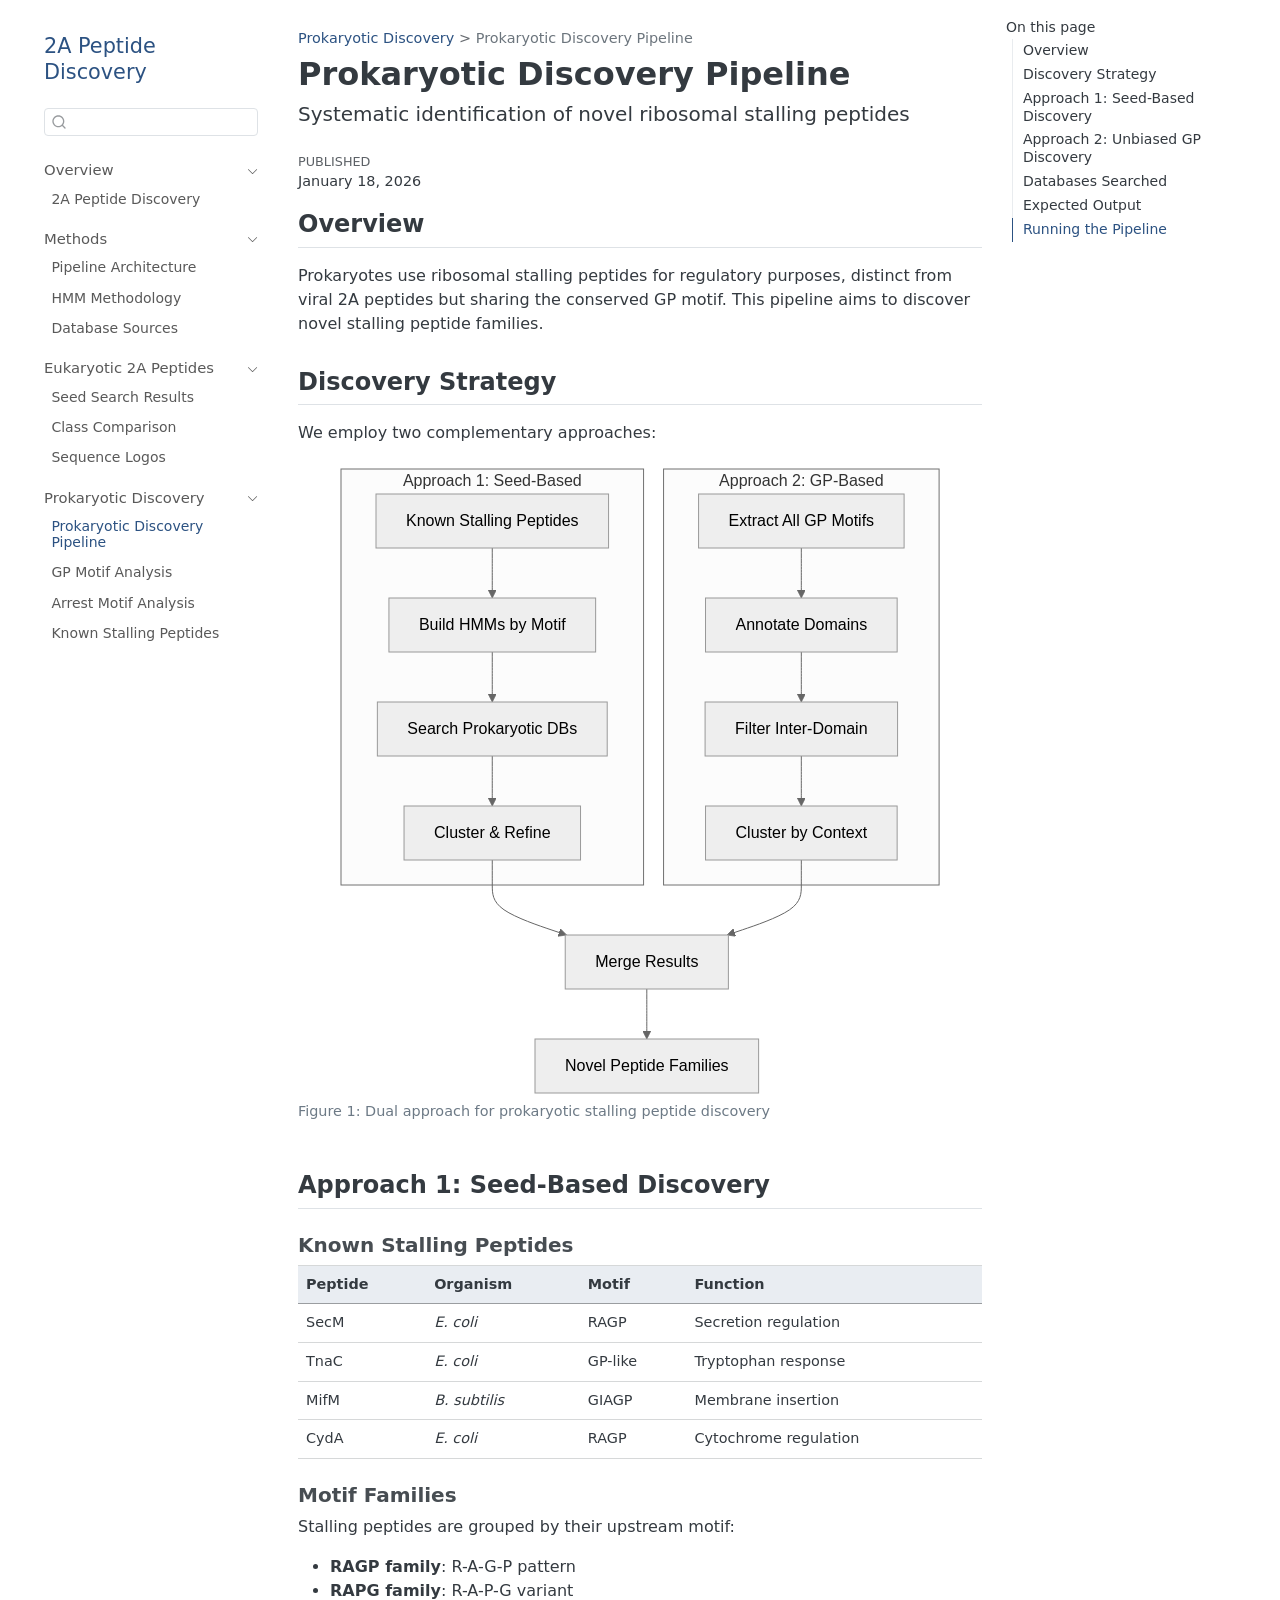
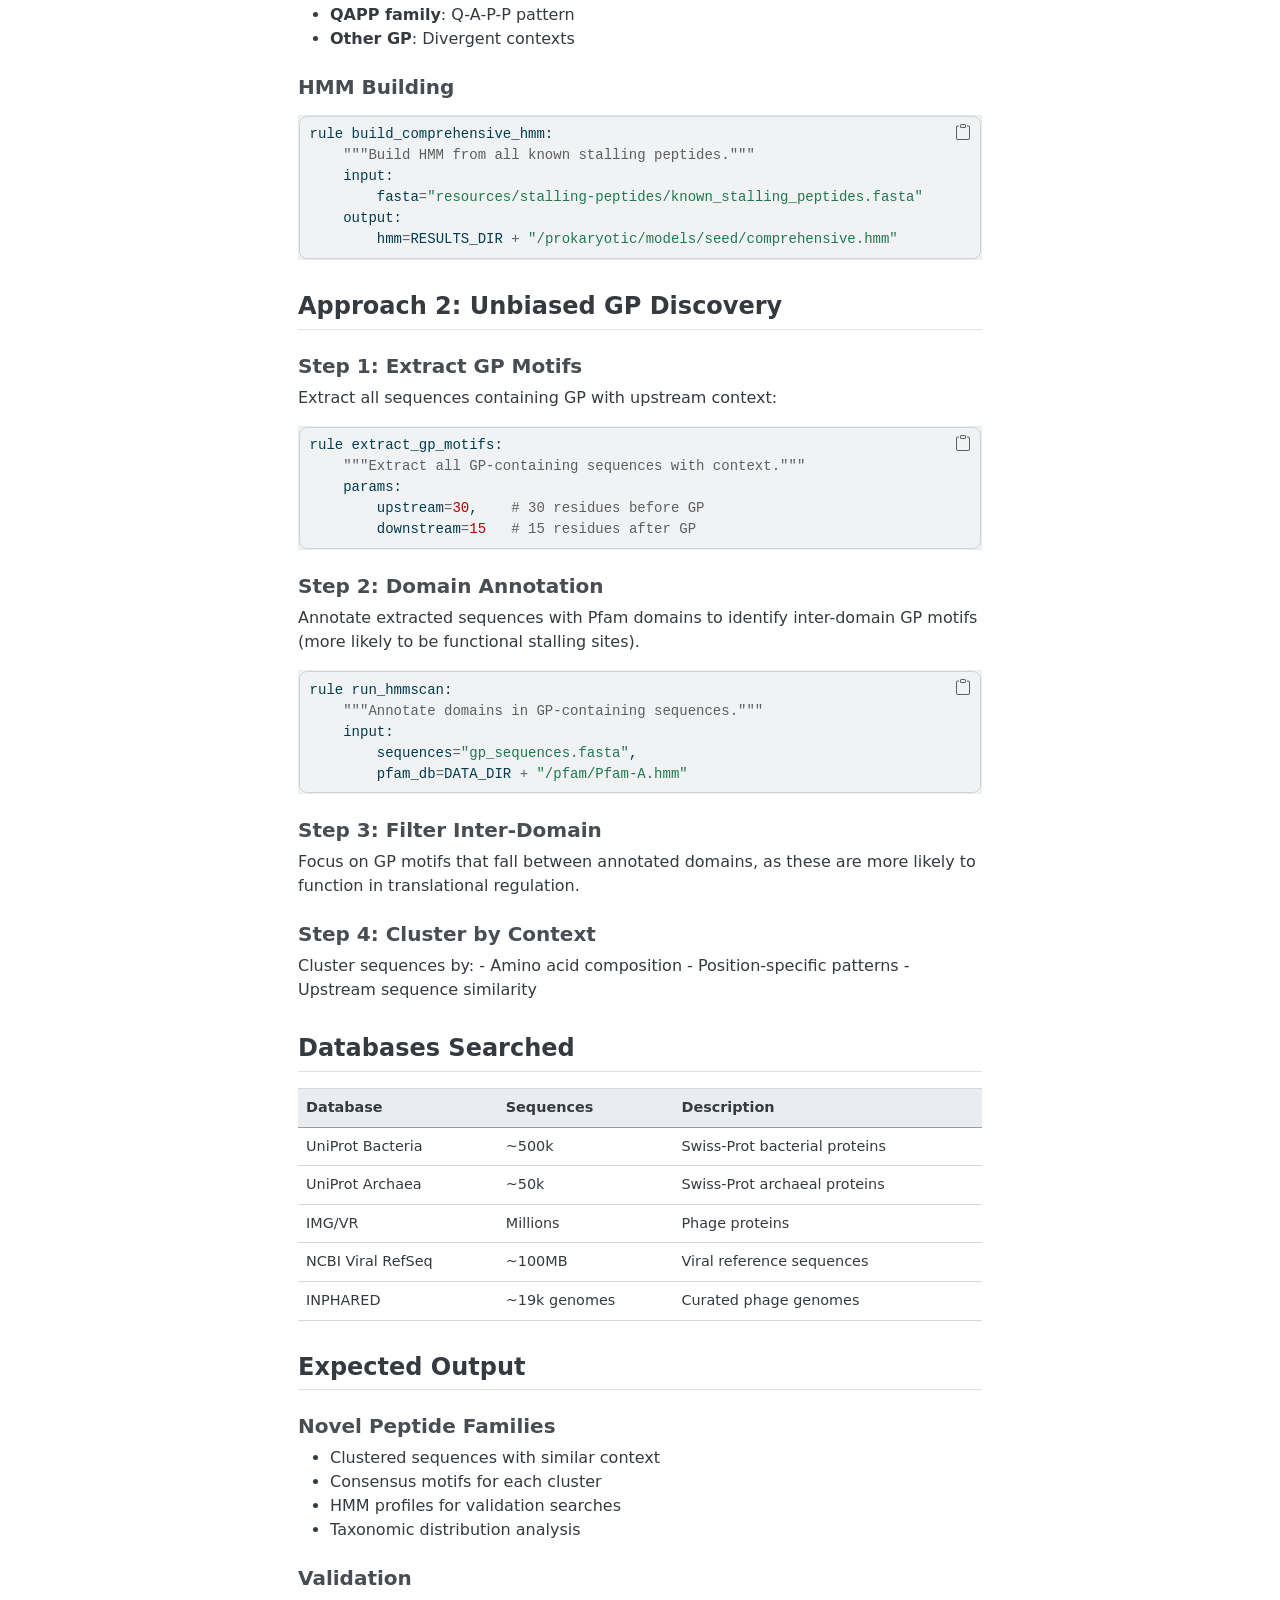
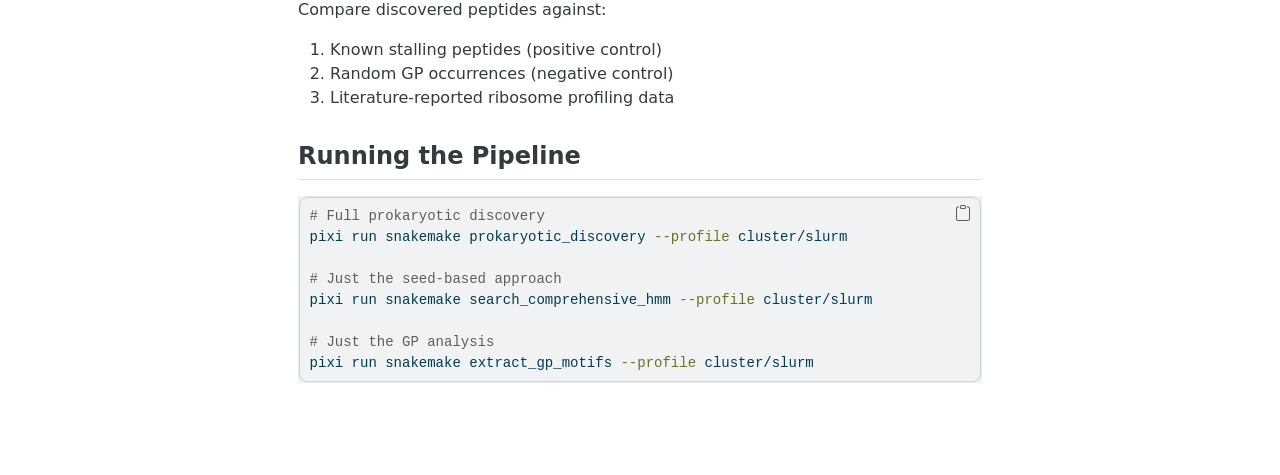
<file: prokaryotic/discovery.html>
<!DOCTYPE html>
<html xmlns="http://www.w3.org/1999/xhtml" lang="en" xml:lang="en"><head>

<meta charset="utf-8">
<meta name="generator" content="quarto-1.8.26">

<meta name="viewport" content="width=device-width, initial-scale=1.0, user-scalable=yes">

<meta name="dcterms.date" content="2026-01-18">

<title>Prokaryotic Discovery Pipeline – 2A Peptide Discovery</title>
<style>
code{white-space: pre-wrap;}
span.smallcaps{font-variant: small-caps;}
div.columns{display: flex; gap: min(4vw, 1.5em);}
div.column{flex: auto; overflow-x: auto;}
div.hanging-indent{margin-left: 1.5em; text-indent: -1.5em;}
ul.task-list{list-style: none;}
ul.task-list li input[type="checkbox"] {
  width: 0.8em;
  margin: 0 0.8em 0.2em -1em; /* quarto-specific, see https://github.com/quarto-dev/quarto-cli/issues/4556 */ 
  vertical-align: middle;
}
/* CSS for syntax highlighting */
html { -webkit-text-size-adjust: 100%; }
pre > code.sourceCode { white-space: pre; position: relative; }
pre > code.sourceCode > span { display: inline-block; line-height: 1.25; }
pre > code.sourceCode > span:empty { height: 1.2em; }
.sourceCode { overflow: visible; }
code.sourceCode > span { color: inherit; text-decoration: inherit; }
div.sourceCode { margin: 1em 0; }
pre.sourceCode { margin: 0; }
@media screen {
div.sourceCode { overflow: auto; }
}
@media print {
pre > code.sourceCode { white-space: pre-wrap; }
pre > code.sourceCode > span { text-indent: -5em; padding-left: 5em; }
}
pre.numberSource code
  { counter-reset: source-line 0; }
pre.numberSource code > span
  { position: relative; left: -4em; counter-increment: source-line; }
pre.numberSource code > span > a:first-child::before
  { content: counter(source-line);
    position: relative; left: -1em; text-align: right; vertical-align: baseline;
    border: none; display: inline-block;
    -webkit-touch-callout: none; -webkit-user-select: none;
    -khtml-user-select: none; -moz-user-select: none;
    -ms-user-select: none; user-select: none;
    padding: 0 4px; width: 4em;
  }
pre.numberSource { margin-left: 3em;  padding-left: 4px; }
div.sourceCode
  {   }
@media screen {
pre > code.sourceCode > span > a:first-child::before { text-decoration: underline; }
}
</style>


<script src="../site_libs/quarto-nav/quarto-nav.js"></script>
<script src="../site_libs/quarto-nav/headroom.min.js"></script>
<script src="../site_libs/clipboard/clipboard.min.js"></script>
<script src="../site_libs/quarto-search/autocomplete.umd.js"></script>
<script src="../site_libs/quarto-search/fuse.min.js"></script>
<script src="../site_libs/quarto-search/quarto-search.js"></script>
<meta name="quarto:offset" content="../">
<script src="../site_libs/quarto-html/quarto.js" type="module"></script>
<script src="../site_libs/quarto-html/tabsets/tabsets.js" type="module"></script>
<script src="../site_libs/quarto-html/axe/axe-check.js" type="module"></script>
<script src="../site_libs/quarto-html/popper.min.js"></script>
<script src="../site_libs/quarto-html/tippy.umd.min.js"></script>
<script src="../site_libs/quarto-html/anchor.min.js"></script>
<link href="../site_libs/quarto-html/tippy.css" rel="stylesheet">
<link href="../site_libs/quarto-html/quarto-syntax-highlighting-91951b2397f5a16bc0a033bcc92477b2.css" rel="stylesheet" id="quarto-text-highlighting-styles">
<script src="../site_libs/bootstrap/bootstrap.min.js"></script>
<link href="../site_libs/bootstrap/bootstrap-icons.css" rel="stylesheet">
<link href="../site_libs/bootstrap/bootstrap-e9e313386f1d278665fa88e252026886.min.css" rel="stylesheet" append-hash="true" id="quarto-bootstrap" data-mode="light">
<script id="quarto-search-options" type="application/json">{
  "location": "sidebar",
  "copy-button": false,
  "collapse-after": 3,
  "panel-placement": "start",
  "type": "textbox",
  "limit": 50,
  "keyboard-shortcut": [
    "f",
    "/",
    "s"
  ],
  "show-item-context": false,
  "language": {
    "search-no-results-text": "No results",
    "search-matching-documents-text": "matching documents",
    "search-copy-link-title": "Copy link to search",
    "search-hide-matches-text": "Hide additional matches",
    "search-more-match-text": "more match in this document",
    "search-more-matches-text": "more matches in this document",
    "search-clear-button-title": "Clear",
    "search-text-placeholder": "",
    "search-detached-cancel-button-title": "Cancel",
    "search-submit-button-title": "Submit",
    "search-label": "Search"
  }
}</script>
<meta name="mermaid-theme" content="neutral">
<script src="../site_libs/quarto-diagram/mermaid.min.js"></script>
<script src="../site_libs/quarto-diagram/mermaid-init.js"></script>
<link href="../site_libs/quarto-diagram/mermaid.css" rel="stylesheet">


</head>

<body class="nav-sidebar floating quarto-light">

<div id="quarto-search-results"></div>
  <header id="quarto-header" class="headroom fixed-top">
  <nav class="quarto-secondary-nav">
    <div class="container-fluid d-flex">
      <button type="button" class="quarto-btn-toggle btn" data-bs-toggle="collapse" role="button" data-bs-target=".quarto-sidebar-collapse-item" aria-controls="quarto-sidebar" aria-expanded="false" aria-label="Toggle sidebar navigation" onclick="if (window.quartoToggleHeadroom) { window.quartoToggleHeadroom(); }">
        <i class="bi bi-layout-text-sidebar-reverse"></i>
      </button>
        <nav class="quarto-page-breadcrumbs" aria-label="breadcrumb"><ol class="breadcrumb"><li class="breadcrumb-item"><a href="../prokaryotic/discovery.html">Prokaryotic Discovery</a></li><li class="breadcrumb-item"><a href="../prokaryotic/discovery.html">Prokaryotic Discovery Pipeline</a></li></ol></nav>
        <a class="flex-grow-1" role="navigation" data-bs-toggle="collapse" data-bs-target=".quarto-sidebar-collapse-item" aria-controls="quarto-sidebar" aria-expanded="false" aria-label="Toggle sidebar navigation" onclick="if (window.quartoToggleHeadroom) { window.quartoToggleHeadroom(); }">      
        </a>
      <button type="button" class="btn quarto-search-button" aria-label="Search" onclick="window.quartoOpenSearch();">
        <i class="bi bi-search"></i>
      </button>
    </div>
  </nav>
</header>
<!-- content -->
<div id="quarto-content" class="quarto-container page-columns page-rows-contents page-layout-article">
<!-- sidebar -->
  <nav id="quarto-sidebar" class="sidebar collapse collapse-horizontal quarto-sidebar-collapse-item sidebar-navigation floating overflow-auto">
    <div class="pt-lg-2 mt-2 text-left sidebar-header">
    <div class="sidebar-title mb-0 py-0">
      <a href="../">2A Peptide Discovery</a> 
    </div>
      </div>
        <div class="mt-2 flex-shrink-0 align-items-center">
        <div class="sidebar-search">
        <div id="quarto-search" class="" title="Search"></div>
        </div>
        </div>
    <div class="sidebar-menu-container"> 
    <ul class="list-unstyled mt-1">
        <li class="sidebar-item sidebar-item-section">
      <div class="sidebar-item-container"> 
            <a class="sidebar-item-text sidebar-link text-start" data-bs-toggle="collapse" data-bs-target="#quarto-sidebar-section-1" role="navigation" aria-expanded="true">
 <span class="menu-text">Overview</span></a>
          <a class="sidebar-item-toggle text-start" data-bs-toggle="collapse" data-bs-target="#quarto-sidebar-section-1" role="navigation" aria-expanded="true" aria-label="Toggle section">
            <i class="bi bi-chevron-right ms-2"></i>
          </a> 
      </div>
      <ul id="quarto-sidebar-section-1" class="collapse list-unstyled sidebar-section depth1 show">  
          <li class="sidebar-item">
  <div class="sidebar-item-container"> 
  <a href="../index.html" class="sidebar-item-text sidebar-link">
 <span class="menu-text">2A Peptide Discovery</span></a>
  </div>
</li>
      </ul>
  </li>
        <li class="sidebar-item sidebar-item-section">
      <div class="sidebar-item-container"> 
            <a class="sidebar-item-text sidebar-link text-start" data-bs-toggle="collapse" data-bs-target="#quarto-sidebar-section-2" role="navigation" aria-expanded="true">
 <span class="menu-text">Methods</span></a>
          <a class="sidebar-item-toggle text-start" data-bs-toggle="collapse" data-bs-target="#quarto-sidebar-section-2" role="navigation" aria-expanded="true" aria-label="Toggle section">
            <i class="bi bi-chevron-right ms-2"></i>
          </a> 
      </div>
      <ul id="quarto-sidebar-section-2" class="collapse list-unstyled sidebar-section depth1 show">  
          <li class="sidebar-item">
  <div class="sidebar-item-container"> 
  <a href="../methods/pipeline.html" class="sidebar-item-text sidebar-link">
 <span class="menu-text">Pipeline Architecture</span></a>
  </div>
</li>
          <li class="sidebar-item">
  <div class="sidebar-item-container"> 
  <a href="../methods/hmm-approach.html" class="sidebar-item-text sidebar-link">
 <span class="menu-text">HMM Methodology</span></a>
  </div>
</li>
          <li class="sidebar-item">
  <div class="sidebar-item-container"> 
  <a href="../methods/databases.html" class="sidebar-item-text sidebar-link">
 <span class="menu-text">Database Sources</span></a>
  </div>
</li>
      </ul>
  </li>
        <li class="sidebar-item sidebar-item-section">
      <div class="sidebar-item-container"> 
            <a class="sidebar-item-text sidebar-link text-start" data-bs-toggle="collapse" data-bs-target="#quarto-sidebar-section-3" role="navigation" aria-expanded="true">
 <span class="menu-text">Eukaryotic 2A Peptides</span></a>
          <a class="sidebar-item-toggle text-start" data-bs-toggle="collapse" data-bs-target="#quarto-sidebar-section-3" role="navigation" aria-expanded="true" aria-label="Toggle section">
            <i class="bi bi-chevron-right ms-2"></i>
          </a> 
      </div>
      <ul id="quarto-sidebar-section-3" class="collapse list-unstyled sidebar-section depth1 show">  
          <li class="sidebar-item">
  <div class="sidebar-item-container"> 
  <a href="../eukaryotic/seed-search.html" class="sidebar-item-text sidebar-link">
 <span class="menu-text">Seed Search Results</span></a>
  </div>
</li>
          <li class="sidebar-item">
  <div class="sidebar-item-container"> 
  <a href="../eukaryotic/class-comparison.html" class="sidebar-item-text sidebar-link">
 <span class="menu-text">Class Comparison</span></a>
  </div>
</li>
          <li class="sidebar-item">
  <div class="sidebar-item-container"> 
  <a href="../eukaryotic/sequence-logos.html" class="sidebar-item-text sidebar-link">
 <span class="menu-text">Sequence Logos</span></a>
  </div>
</li>
      </ul>
  </li>
        <li class="sidebar-item sidebar-item-section">
      <div class="sidebar-item-container"> 
            <a class="sidebar-item-text sidebar-link text-start" data-bs-toggle="collapse" data-bs-target="#quarto-sidebar-section-4" role="navigation" aria-expanded="true">
 <span class="menu-text">Prokaryotic Discovery</span></a>
          <a class="sidebar-item-toggle text-start" data-bs-toggle="collapse" data-bs-target="#quarto-sidebar-section-4" role="navigation" aria-expanded="true" aria-label="Toggle section">
            <i class="bi bi-chevron-right ms-2"></i>
          </a> 
      </div>
      <ul id="quarto-sidebar-section-4" class="collapse list-unstyled sidebar-section depth1 show">  
          <li class="sidebar-item">
  <div class="sidebar-item-container"> 
  <a href="../prokaryotic/discovery.html" class="sidebar-item-text sidebar-link active">
 <span class="menu-text">Prokaryotic Discovery Pipeline</span></a>
  </div>
</li>
          <li class="sidebar-item">
  <div class="sidebar-item-container"> 
  <a href="../prokaryotic/gp-motifs.html" class="sidebar-item-text sidebar-link">
 <span class="menu-text">GP Motif Analysis</span></a>
  </div>
</li>
          <li class="sidebar-item">
  <div class="sidebar-item-container"> 
  <a href="../prokaryotic/arrest-motifs.html" class="sidebar-item-text sidebar-link">
 <span class="menu-text">Arrest Motif Analysis</span></a>
  </div>
</li>
          <li class="sidebar-item">
  <div class="sidebar-item-container"> 
  <a href="../prokaryotic/stalling-peptides.html" class="sidebar-item-text sidebar-link">
 <span class="menu-text">Known Stalling Peptides</span></a>
  </div>
</li>
      </ul>
  </li>
    </ul>
    </div>
</nav>
<div id="quarto-sidebar-glass" class="quarto-sidebar-collapse-item" data-bs-toggle="collapse" data-bs-target=".quarto-sidebar-collapse-item"></div>
<!-- margin-sidebar -->
    <div id="quarto-margin-sidebar" class="sidebar margin-sidebar">
        <nav id="TOC" role="doc-toc" class="toc-active">
    <h2 id="toc-title">On this page</h2>
   
  <ul>
  <li><a href="#overview" id="toc-overview" class="nav-link active" data-scroll-target="#overview">Overview</a></li>
  <li><a href="#discovery-strategy" id="toc-discovery-strategy" class="nav-link" data-scroll-target="#discovery-strategy">Discovery Strategy</a></li>
  <li><a href="#approach-1-seed-based-discovery" id="toc-approach-1-seed-based-discovery" class="nav-link" data-scroll-target="#approach-1-seed-based-discovery">Approach 1: Seed-Based Discovery</a>
  <ul class="collapse">
  <li><a href="#known-stalling-peptides" id="toc-known-stalling-peptides" class="nav-link" data-scroll-target="#known-stalling-peptides">Known Stalling Peptides</a></li>
  <li><a href="#motif-families" id="toc-motif-families" class="nav-link" data-scroll-target="#motif-families">Motif Families</a></li>
  <li><a href="#hmm-building" id="toc-hmm-building" class="nav-link" data-scroll-target="#hmm-building">HMM Building</a></li>
  </ul></li>
  <li><a href="#approach-2-unbiased-gp-discovery" id="toc-approach-2-unbiased-gp-discovery" class="nav-link" data-scroll-target="#approach-2-unbiased-gp-discovery">Approach 2: Unbiased GP Discovery</a>
  <ul class="collapse">
  <li><a href="#step-1-extract-gp-motifs" id="toc-step-1-extract-gp-motifs" class="nav-link" data-scroll-target="#step-1-extract-gp-motifs">Step 1: Extract GP Motifs</a></li>
  <li><a href="#step-2-domain-annotation" id="toc-step-2-domain-annotation" class="nav-link" data-scroll-target="#step-2-domain-annotation">Step 2: Domain Annotation</a></li>
  <li><a href="#step-3-filter-inter-domain" id="toc-step-3-filter-inter-domain" class="nav-link" data-scroll-target="#step-3-filter-inter-domain">Step 3: Filter Inter-Domain</a></li>
  <li><a href="#step-4-cluster-by-context" id="toc-step-4-cluster-by-context" class="nav-link" data-scroll-target="#step-4-cluster-by-context">Step 4: Cluster by Context</a></li>
  </ul></li>
  <li><a href="#databases-searched" id="toc-databases-searched" class="nav-link" data-scroll-target="#databases-searched">Databases Searched</a></li>
  <li><a href="#expected-output" id="toc-expected-output" class="nav-link" data-scroll-target="#expected-output">Expected Output</a>
  <ul class="collapse">
  <li><a href="#novel-peptide-families" id="toc-novel-peptide-families" class="nav-link" data-scroll-target="#novel-peptide-families">Novel Peptide Families</a></li>
  <li><a href="#validation" id="toc-validation" class="nav-link" data-scroll-target="#validation">Validation</a></li>
  </ul></li>
  <li><a href="#running-the-pipeline" id="toc-running-the-pipeline" class="nav-link" data-scroll-target="#running-the-pipeline">Running the Pipeline</a></li>
  </ul>
</nav>
    </div>
<!-- main -->
<main class="content" id="quarto-document-content">

<header id="title-block-header" class="quarto-title-block default"><nav class="quarto-page-breadcrumbs quarto-title-breadcrumbs d-none d-lg-block" aria-label="breadcrumb"><ol class="breadcrumb"><li class="breadcrumb-item"><a href="../prokaryotic/discovery.html">Prokaryotic Discovery</a></li><li class="breadcrumb-item"><a href="../prokaryotic/discovery.html">Prokaryotic Discovery Pipeline</a></li></ol></nav>
<div class="quarto-title">
<h1 class="title">Prokaryotic Discovery Pipeline</h1>
<p class="subtitle lead">Systematic identification of novel ribosomal stalling peptides</p>
</div>



<div class="quarto-title-meta">

    
    <div>
    <div class="quarto-title-meta-heading">Published</div>
    <div class="quarto-title-meta-contents">
      <p class="date">January 18, 2026</p>
    </div>
  </div>
  
    
  </div>
  


</header>


<section id="overview" class="level2">
<h2 class="anchored" data-anchor-id="overview">Overview</h2>
<p>Prokaryotes use ribosomal stalling peptides for regulatory purposes, distinct from viral 2A peptides but sharing the conserved GP motif. This pipeline aims to discover novel stalling peptide families.</p>
</section>
<section id="discovery-strategy" class="level2">
<h2 class="anchored" data-anchor-id="discovery-strategy">Discovery Strategy</h2>
<p>We employ two complementary approaches:</p>
<div class="cell" data-layout-align="default">
<div class="cell-output-display">
<div id="fig-strategy" class="quarto-float quarto-figure quarto-figure-center anchored">
<figure class="quarto-float quarto-float-fig figure">
<div aria-describedby="fig-strategy-caption-0ceaefa1-69ba-4598-a22c-09a6ac19f8ca">
<div>
<pre class="mermaid mermaid-js" data-label="fig-strategy">flowchart TB
    subgraph "Approach 1: Seed-Based"
        S1[Known Stalling Peptides]
        S2[Build HMMs by Motif]
        S3[Search Prokaryotic DBs]
        S4[Cluster &amp; Refine]
        S1 --&gt; S2 --&gt; S3 --&gt; S4
    end

    subgraph "Approach 2: GP-Based"
        G1[Extract All GP Motifs]
        G2[Annotate Domains]
        G3[Filter Inter-Domain]
        G4[Cluster by Context]
        G1 --&gt; G2 --&gt; G3 --&gt; G4
    end

    S4 --&gt; Merge
    G4 --&gt; Merge
    Merge[Merge Results] --&gt; Final[Novel Peptide Families]
</pre>
</div>
</div>
<figcaption class="quarto-float-caption-bottom quarto-float-caption quarto-float-fig" id="fig-strategy-caption-0ceaefa1-69ba-4598-a22c-09a6ac19f8ca">
Figure&nbsp;1: Dual approach for prokaryotic stalling peptide discovery
</figcaption>
</figure>
</div>
</div>
</div>
</section>
<section id="approach-1-seed-based-discovery" class="level2">
<h2 class="anchored" data-anchor-id="approach-1-seed-based-discovery">Approach 1: Seed-Based Discovery</h2>
<section id="known-stalling-peptides" class="level3">
<h3 class="anchored" data-anchor-id="known-stalling-peptides">Known Stalling Peptides</h3>
<table class="caption-top table">
<thead>
<tr class="header">
<th>Peptide</th>
<th>Organism</th>
<th>Motif</th>
<th>Function</th>
</tr>
</thead>
<tbody>
<tr class="odd">
<td>SecM</td>
<td><em>E. coli</em></td>
<td>RAGP</td>
<td>Secretion regulation</td>
</tr>
<tr class="even">
<td>TnaC</td>
<td><em>E. coli</em></td>
<td>GP-like</td>
<td>Tryptophan response</td>
</tr>
<tr class="odd">
<td>MifM</td>
<td><em>B. subtilis</em></td>
<td>GIAGP</td>
<td>Membrane insertion</td>
</tr>
<tr class="even">
<td>CydA</td>
<td><em>E. coli</em></td>
<td>RAGP</td>
<td>Cytochrome regulation</td>
</tr>
</tbody>
</table>
</section>
<section id="motif-families" class="level3">
<h3 class="anchored" data-anchor-id="motif-families">Motif Families</h3>
<p>Stalling peptides are grouped by their upstream motif:</p>
<ul>
<li><strong>RAGP family</strong>: R-A-G-P pattern</li>
<li><strong>RAPG family</strong>: R-A-P-G variant</li>
<li><strong>QAPP family</strong>: Q-A-P-P pattern</li>
<li><strong>Other GP</strong>: Divergent contexts</li>
</ul>
</section>
<section id="hmm-building" class="level3">
<h3 class="anchored" data-anchor-id="hmm-building">HMM Building</h3>
<div class="code-copy-outer-scaffold"><div class="sourceCode" id="cb1"><pre class="sourceCode python code-with-copy"><code class="sourceCode python"><span id="cb1-1"><a href="#cb1-1" aria-hidden="true" tabindex="-1"></a>rule build_comprehensive_hmm:</span>
<span id="cb1-2"><a href="#cb1-2" aria-hidden="true" tabindex="-1"></a>    <span class="co">"""Build HMM from all known stalling peptides."""</span></span>
<span id="cb1-3"><a href="#cb1-3" aria-hidden="true" tabindex="-1"></a>    <span class="bu">input</span>:</span>
<span id="cb1-4"><a href="#cb1-4" aria-hidden="true" tabindex="-1"></a>        fasta<span class="op">=</span><span class="st">"resources/stalling-peptides/known_stalling_peptides.fasta"</span></span>
<span id="cb1-5"><a href="#cb1-5" aria-hidden="true" tabindex="-1"></a>    output:</span>
<span id="cb1-6"><a href="#cb1-6" aria-hidden="true" tabindex="-1"></a>        hmm<span class="op">=</span>RESULTS_DIR <span class="op">+</span> <span class="st">"/prokaryotic/models/seed/comprehensive.hmm"</span></span></code></pre></div><button title="Copy to Clipboard" class="code-copy-button"><i class="bi"></i></button></div>
</section>
</section>
<section id="approach-2-unbiased-gp-discovery" class="level2">
<h2 class="anchored" data-anchor-id="approach-2-unbiased-gp-discovery">Approach 2: Unbiased GP Discovery</h2>
<section id="step-1-extract-gp-motifs" class="level3">
<h3 class="anchored" data-anchor-id="step-1-extract-gp-motifs">Step 1: Extract GP Motifs</h3>
<p>Extract all sequences containing GP with upstream context:</p>
<div class="code-copy-outer-scaffold"><div class="sourceCode" id="cb2"><pre class="sourceCode python code-with-copy"><code class="sourceCode python"><span id="cb2-1"><a href="#cb2-1" aria-hidden="true" tabindex="-1"></a>rule extract_gp_motifs:</span>
<span id="cb2-2"><a href="#cb2-2" aria-hidden="true" tabindex="-1"></a>    <span class="co">"""Extract all GP-containing sequences with context."""</span></span>
<span id="cb2-3"><a href="#cb2-3" aria-hidden="true" tabindex="-1"></a>    params:</span>
<span id="cb2-4"><a href="#cb2-4" aria-hidden="true" tabindex="-1"></a>        upstream<span class="op">=</span><span class="dv">30</span>,    <span class="co"># 30 residues before GP</span></span>
<span id="cb2-5"><a href="#cb2-5" aria-hidden="true" tabindex="-1"></a>        downstream<span class="op">=</span><span class="dv">15</span>   <span class="co"># 15 residues after GP</span></span></code></pre></div><button title="Copy to Clipboard" class="code-copy-button"><i class="bi"></i></button></div>
</section>
<section id="step-2-domain-annotation" class="level3">
<h3 class="anchored" data-anchor-id="step-2-domain-annotation">Step 2: Domain Annotation</h3>
<p>Annotate extracted sequences with Pfam domains to identify inter-domain GP motifs (more likely to be functional stalling sites).</p>
<div class="code-copy-outer-scaffold"><div class="sourceCode" id="cb3"><pre class="sourceCode python code-with-copy"><code class="sourceCode python"><span id="cb3-1"><a href="#cb3-1" aria-hidden="true" tabindex="-1"></a>rule run_hmmscan:</span>
<span id="cb3-2"><a href="#cb3-2" aria-hidden="true" tabindex="-1"></a>    <span class="co">"""Annotate domains in GP-containing sequences."""</span></span>
<span id="cb3-3"><a href="#cb3-3" aria-hidden="true" tabindex="-1"></a>    <span class="bu">input</span>:</span>
<span id="cb3-4"><a href="#cb3-4" aria-hidden="true" tabindex="-1"></a>        sequences<span class="op">=</span><span class="st">"gp_sequences.fasta"</span>,</span>
<span id="cb3-5"><a href="#cb3-5" aria-hidden="true" tabindex="-1"></a>        pfam_db<span class="op">=</span>DATA_DIR <span class="op">+</span> <span class="st">"/pfam/Pfam-A.hmm"</span></span></code></pre></div><button title="Copy to Clipboard" class="code-copy-button"><i class="bi"></i></button></div>
</section>
<section id="step-3-filter-inter-domain" class="level3">
<h3 class="anchored" data-anchor-id="step-3-filter-inter-domain">Step 3: Filter Inter-Domain</h3>
<p>Focus on GP motifs that fall between annotated domains, as these are more likely to function in translational regulation.</p>
</section>
<section id="step-4-cluster-by-context" class="level3">
<h3 class="anchored" data-anchor-id="step-4-cluster-by-context">Step 4: Cluster by Context</h3>
<p>Cluster sequences by: - Amino acid composition - Position-specific patterns - Upstream sequence similarity</p>
</section>
</section>
<section id="databases-searched" class="level2">
<h2 class="anchored" data-anchor-id="databases-searched">Databases Searched</h2>
<table class="caption-top table">
<thead>
<tr class="header">
<th>Database</th>
<th>Sequences</th>
<th>Description</th>
</tr>
</thead>
<tbody>
<tr class="odd">
<td>UniProt Bacteria</td>
<td>~500k</td>
<td>Swiss-Prot bacterial proteins</td>
</tr>
<tr class="even">
<td>UniProt Archaea</td>
<td>~50k</td>
<td>Swiss-Prot archaeal proteins</td>
</tr>
<tr class="odd">
<td>IMG/VR</td>
<td>Millions</td>
<td>Phage proteins</td>
</tr>
<tr class="even">
<td>NCBI Viral RefSeq</td>
<td>~100MB</td>
<td>Viral reference sequences</td>
</tr>
<tr class="odd">
<td>INPHARED</td>
<td>~19k genomes</td>
<td>Curated phage genomes</td>
</tr>
</tbody>
</table>
</section>
<section id="expected-output" class="level2">
<h2 class="anchored" data-anchor-id="expected-output">Expected Output</h2>
<section id="novel-peptide-families" class="level3">
<h3 class="anchored" data-anchor-id="novel-peptide-families">Novel Peptide Families</h3>
<ul>
<li>Clustered sequences with similar context</li>
<li>Consensus motifs for each cluster</li>
<li>HMM profiles for validation searches</li>
<li>Taxonomic distribution analysis</li>
</ul>
</section>
<section id="validation" class="level3">
<h3 class="anchored" data-anchor-id="validation">Validation</h3>
<p>Compare discovered peptides against:</p>
<ol type="1">
<li>Known stalling peptides (positive control)</li>
<li>Random GP occurrences (negative control)</li>
<li>Literature-reported ribosome profiling data</li>
</ol>
</section>
</section>
<section id="running-the-pipeline" class="level2">
<h2 class="anchored" data-anchor-id="running-the-pipeline">Running the Pipeline</h2>
<div class="code-copy-outer-scaffold"><div class="sourceCode" id="cb4"><pre class="sourceCode bash code-with-copy"><code class="sourceCode bash"><span id="cb4-1"><a href="#cb4-1" aria-hidden="true" tabindex="-1"></a><span class="co"># Full prokaryotic discovery</span></span>
<span id="cb4-2"><a href="#cb4-2" aria-hidden="true" tabindex="-1"></a><span class="ex">pixi</span> run snakemake prokaryotic_discovery <span class="at">--profile</span> cluster/slurm</span>
<span id="cb4-3"><a href="#cb4-3" aria-hidden="true" tabindex="-1"></a></span>
<span id="cb4-4"><a href="#cb4-4" aria-hidden="true" tabindex="-1"></a><span class="co"># Just the seed-based approach</span></span>
<span id="cb4-5"><a href="#cb4-5" aria-hidden="true" tabindex="-1"></a><span class="ex">pixi</span> run snakemake search_comprehensive_hmm <span class="at">--profile</span> cluster/slurm</span>
<span id="cb4-6"><a href="#cb4-6" aria-hidden="true" tabindex="-1"></a></span>
<span id="cb4-7"><a href="#cb4-7" aria-hidden="true" tabindex="-1"></a><span class="co"># Just the GP analysis</span></span>
<span id="cb4-8"><a href="#cb4-8" aria-hidden="true" tabindex="-1"></a><span class="ex">pixi</span> run snakemake extract_gp_motifs <span class="at">--profile</span> cluster/slurm</span></code></pre></div><button title="Copy to Clipboard" class="code-copy-button"><i class="bi"></i></button></div>


</section>

</main> <!-- /main -->
<script id="quarto-html-after-body" type="application/javascript">
  window.document.addEventListener("DOMContentLoaded", function (event) {
    const icon = "";
    const anchorJS = new window.AnchorJS();
    anchorJS.options = {
      placement: 'right',
      icon: icon
    };
    anchorJS.add('.anchored');
    const isCodeAnnotation = (el) => {
      for (const clz of el.classList) {
        if (clz.startsWith('code-annotation-')) {                     
          return true;
        }
      }
      return false;
    }
    const onCopySuccess = function(e) {
      // button target
      const button = e.trigger;
      // don't keep focus
      button.blur();
      // flash "checked"
      button.classList.add('code-copy-button-checked');
      var currentTitle = button.getAttribute("title");
      button.setAttribute("title", "Copied!");
      let tooltip;
      if (window.bootstrap) {
        button.setAttribute("data-bs-toggle", "tooltip");
        button.setAttribute("data-bs-placement", "left");
        button.setAttribute("data-bs-title", "Copied!");
        tooltip = new bootstrap.Tooltip(button, 
          { trigger: "manual", 
            customClass: "code-copy-button-tooltip",
            offset: [0, -8]});
        tooltip.show();    
      }
      setTimeout(function() {
        if (tooltip) {
          tooltip.hide();
          button.removeAttribute("data-bs-title");
          button.removeAttribute("data-bs-toggle");
          button.removeAttribute("data-bs-placement");
        }
        button.setAttribute("title", currentTitle);
        button.classList.remove('code-copy-button-checked');
      }, 1000);
      // clear code selection
      e.clearSelection();
    }
    const getTextToCopy = function(trigger) {
      const outerScaffold = trigger.parentElement.cloneNode(true);
      const codeEl = outerScaffold.querySelector('code');
      for (const childEl of codeEl.children) {
        if (isCodeAnnotation(childEl)) {
          childEl.remove();
        }
      }
      return codeEl.innerText;
    }
    const clipboard = new window.ClipboardJS('.code-copy-button:not([data-in-quarto-modal])', {
      text: getTextToCopy
    });
    clipboard.on('success', onCopySuccess);
    if (window.document.getElementById('quarto-embedded-source-code-modal')) {
      const clipboardModal = new window.ClipboardJS('.code-copy-button[data-in-quarto-modal]', {
        text: getTextToCopy,
        container: window.document.getElementById('quarto-embedded-source-code-modal')
      });
      clipboardModal.on('success', onCopySuccess);
    }
      var localhostRegex = new RegExp(/^(?:http|https):\/\/localhost\:?[0-9]*\//);
      var mailtoRegex = new RegExp(/^mailto:/);
        var filterRegex = new RegExp("https:\/\/rnabioco\.github\.io\/2a-peptide-search\/");
      var isInternal = (href) => {
          return filterRegex.test(href) || localhostRegex.test(href) || mailtoRegex.test(href);
      }
      // Inspect non-navigation links and adorn them if external
     var links = window.document.querySelectorAll('a[href]:not(.nav-link):not(.navbar-brand):not(.toc-action):not(.sidebar-link):not(.sidebar-item-toggle):not(.pagination-link):not(.no-external):not([aria-hidden]):not(.dropdown-item):not(.quarto-navigation-tool):not(.about-link)');
      for (var i=0; i<links.length; i++) {
        const link = links[i];
        if (!isInternal(link.href)) {
          // undo the damage that might have been done by quarto-nav.js in the case of
          // links that we want to consider external
          if (link.dataset.originalHref !== undefined) {
            link.href = link.dataset.originalHref;
          }
        }
      }
    function tippyHover(el, contentFn, onTriggerFn, onUntriggerFn) {
      const config = {
        allowHTML: true,
        maxWidth: 500,
        delay: 100,
        arrow: false,
        appendTo: function(el) {
            return el.parentElement;
        },
        interactive: true,
        interactiveBorder: 10,
        theme: 'quarto',
        placement: 'bottom-start',
      };
      if (contentFn) {
        config.content = contentFn;
      }
      if (onTriggerFn) {
        config.onTrigger = onTriggerFn;
      }
      if (onUntriggerFn) {
        config.onUntrigger = onUntriggerFn;
      }
      window.tippy(el, config); 
    }
    const noterefs = window.document.querySelectorAll('a[role="doc-noteref"]');
    for (var i=0; i<noterefs.length; i++) {
      const ref = noterefs[i];
      tippyHover(ref, function() {
        // use id or data attribute instead here
        let href = ref.getAttribute('data-footnote-href') || ref.getAttribute('href');
        try { href = new URL(href).hash; } catch {}
        const id = href.replace(/^#\/?/, "");
        const note = window.document.getElementById(id);
        if (note) {
          return note.innerHTML;
        } else {
          return "";
        }
      });
    }
    const xrefs = window.document.querySelectorAll('a.quarto-xref');
    const processXRef = (id, note) => {
      // Strip column container classes
      const stripColumnClz = (el) => {
        el.classList.remove("page-full", "page-columns");
        if (el.children) {
          for (const child of el.children) {
            stripColumnClz(child);
          }
        }
      }
      stripColumnClz(note)
      if (id === null || id.startsWith('sec-')) {
        // Special case sections, only their first couple elements
        const container = document.createElement("div");
        if (note.children && note.children.length > 2) {
          container.appendChild(note.children[0].cloneNode(true));
          for (let i = 1; i < note.children.length; i++) {
            const child = note.children[i];
            if (child.tagName === "P" && child.innerText === "") {
              continue;
            } else {
              container.appendChild(child.cloneNode(true));
              break;
            }
          }
          if (window.Quarto?.typesetMath) {
            window.Quarto.typesetMath(container);
          }
          return container.innerHTML
        } else {
          if (window.Quarto?.typesetMath) {
            window.Quarto.typesetMath(note);
          }
          return note.innerHTML;
        }
      } else {
        // Remove any anchor links if they are present
        const anchorLink = note.querySelector('a.anchorjs-link');
        if (anchorLink) {
          anchorLink.remove();
        }
        if (window.Quarto?.typesetMath) {
          window.Quarto.typesetMath(note);
        }
        if (note.classList.contains("callout")) {
          return note.outerHTML;
        } else {
          return note.innerHTML;
        }
      }
    }
    for (var i=0; i<xrefs.length; i++) {
      const xref = xrefs[i];
      tippyHover(xref, undefined, function(instance) {
        instance.disable();
        let url = xref.getAttribute('href');
        let hash = undefined; 
        if (url.startsWith('#')) {
          hash = url;
        } else {
          try { hash = new URL(url).hash; } catch {}
        }
        if (hash) {
          const id = hash.replace(/^#\/?/, "");
          const note = window.document.getElementById(id);
          if (note !== null) {
            try {
              const html = processXRef(id, note.cloneNode(true));
              instance.setContent(html);
            } finally {
              instance.enable();
              instance.show();
            }
          } else {
            // See if we can fetch this
            fetch(url.split('#')[0])
            .then(res => res.text())
            .then(html => {
              const parser = new DOMParser();
              const htmlDoc = parser.parseFromString(html, "text/html");
              const note = htmlDoc.getElementById(id);
              if (note !== null) {
                const html = processXRef(id, note);
                instance.setContent(html);
              } 
            }).finally(() => {
              instance.enable();
              instance.show();
            });
          }
        } else {
          // See if we can fetch a full url (with no hash to target)
          // This is a special case and we should probably do some content thinning / targeting
          fetch(url)
          .then(res => res.text())
          .then(html => {
            const parser = new DOMParser();
            const htmlDoc = parser.parseFromString(html, "text/html");
            const note = htmlDoc.querySelector('main.content');
            if (note !== null) {
              // This should only happen for chapter cross references
              // (since there is no id in the URL)
              // remove the first header
              if (note.children.length > 0 && note.children[0].tagName === "HEADER") {
                note.children[0].remove();
              }
              const html = processXRef(null, note);
              instance.setContent(html);
            } 
          }).finally(() => {
            instance.enable();
            instance.show();
          });
        }
      }, function(instance) {
      });
    }
        let selectedAnnoteEl;
        const selectorForAnnotation = ( cell, annotation) => {
          let cellAttr = 'data-code-cell="' + cell + '"';
          let lineAttr = 'data-code-annotation="' +  annotation + '"';
          const selector = 'span[' + cellAttr + '][' + lineAttr + ']';
          return selector;
        }
        const selectCodeLines = (annoteEl) => {
          const doc = window.document;
          const targetCell = annoteEl.getAttribute("data-target-cell");
          const targetAnnotation = annoteEl.getAttribute("data-target-annotation");
          const annoteSpan = window.document.querySelector(selectorForAnnotation(targetCell, targetAnnotation));
          const lines = annoteSpan.getAttribute("data-code-lines").split(",");
          const lineIds = lines.map((line) => {
            return targetCell + "-" + line;
          })
          let top = null;
          let height = null;
          let parent = null;
          if (lineIds.length > 0) {
              //compute the position of the single el (top and bottom and make a div)
              const el = window.document.getElementById(lineIds[0]);
              top = el.offsetTop;
              height = el.offsetHeight;
              parent = el.parentElement.parentElement;
            if (lineIds.length > 1) {
              const lastEl = window.document.getElementById(lineIds[lineIds.length - 1]);
              const bottom = lastEl.offsetTop + lastEl.offsetHeight;
              height = bottom - top;
            }
            if (top !== null && height !== null && parent !== null) {
              // cook up a div (if necessary) and position it 
              let div = window.document.getElementById("code-annotation-line-highlight");
              if (div === null) {
                div = window.document.createElement("div");
                div.setAttribute("id", "code-annotation-line-highlight");
                div.style.position = 'absolute';
                parent.appendChild(div);
              }
              div.style.top = top - 2 + "px";
              div.style.height = height + 4 + "px";
              div.style.left = 0;
              let gutterDiv = window.document.getElementById("code-annotation-line-highlight-gutter");
              if (gutterDiv === null) {
                gutterDiv = window.document.createElement("div");
                gutterDiv.setAttribute("id", "code-annotation-line-highlight-gutter");
                gutterDiv.style.position = 'absolute';
                const codeCell = window.document.getElementById(targetCell);
                const gutter = codeCell.querySelector('.code-annotation-gutter');
                gutter.appendChild(gutterDiv);
              }
              gutterDiv.style.top = top - 2 + "px";
              gutterDiv.style.height = height + 4 + "px";
            }
            selectedAnnoteEl = annoteEl;
          }
        };
        const unselectCodeLines = () => {
          const elementsIds = ["code-annotation-line-highlight", "code-annotation-line-highlight-gutter"];
          elementsIds.forEach((elId) => {
            const div = window.document.getElementById(elId);
            if (div) {
              div.remove();
            }
          });
          selectedAnnoteEl = undefined;
        };
          // Handle positioning of the toggle
      window.addEventListener(
        "resize",
        throttle(() => {
          elRect = undefined;
          if (selectedAnnoteEl) {
            selectCodeLines(selectedAnnoteEl);
          }
        }, 10)
      );
      function throttle(fn, ms) {
      let throttle = false;
      let timer;
        return (...args) => {
          if(!throttle) { // first call gets through
              fn.apply(this, args);
              throttle = true;
          } else { // all the others get throttled
              if(timer) clearTimeout(timer); // cancel #2
              timer = setTimeout(() => {
                fn.apply(this, args);
                timer = throttle = false;
              }, ms);
          }
        };
      }
        // Attach click handler to the DT
        const annoteDls = window.document.querySelectorAll('dt[data-target-cell]');
        for (const annoteDlNode of annoteDls) {
          annoteDlNode.addEventListener('click', (event) => {
            const clickedEl = event.target;
            if (clickedEl !== selectedAnnoteEl) {
              unselectCodeLines();
              const activeEl = window.document.querySelector('dt[data-target-cell].code-annotation-active');
              if (activeEl) {
                activeEl.classList.remove('code-annotation-active');
              }
              selectCodeLines(clickedEl);
              clickedEl.classList.add('code-annotation-active');
            } else {
              // Unselect the line
              unselectCodeLines();
              clickedEl.classList.remove('code-annotation-active');
            }
          });
        }
    const findCites = (el) => {
      const parentEl = el.parentElement;
      if (parentEl) {
        const cites = parentEl.dataset.cites;
        if (cites) {
          return {
            el,
            cites: cites.split(' ')
          };
        } else {
          return findCites(el.parentElement)
        }
      } else {
        return undefined;
      }
    };
    var bibliorefs = window.document.querySelectorAll('a[role="doc-biblioref"]');
    for (var i=0; i<bibliorefs.length; i++) {
      const ref = bibliorefs[i];
      const citeInfo = findCites(ref);
      if (citeInfo) {
        tippyHover(citeInfo.el, function() {
          var popup = window.document.createElement('div');
          citeInfo.cites.forEach(function(cite) {
            var citeDiv = window.document.createElement('div');
            citeDiv.classList.add('hanging-indent');
            citeDiv.classList.add('csl-entry');
            var biblioDiv = window.document.getElementById('ref-' + cite);
            if (biblioDiv) {
              citeDiv.innerHTML = biblioDiv.innerHTML;
            }
            popup.appendChild(citeDiv);
          });
          return popup.innerHTML;
        });
      }
    }
  });
  </script>
</div> <!-- /content -->




</body></html>
</file>
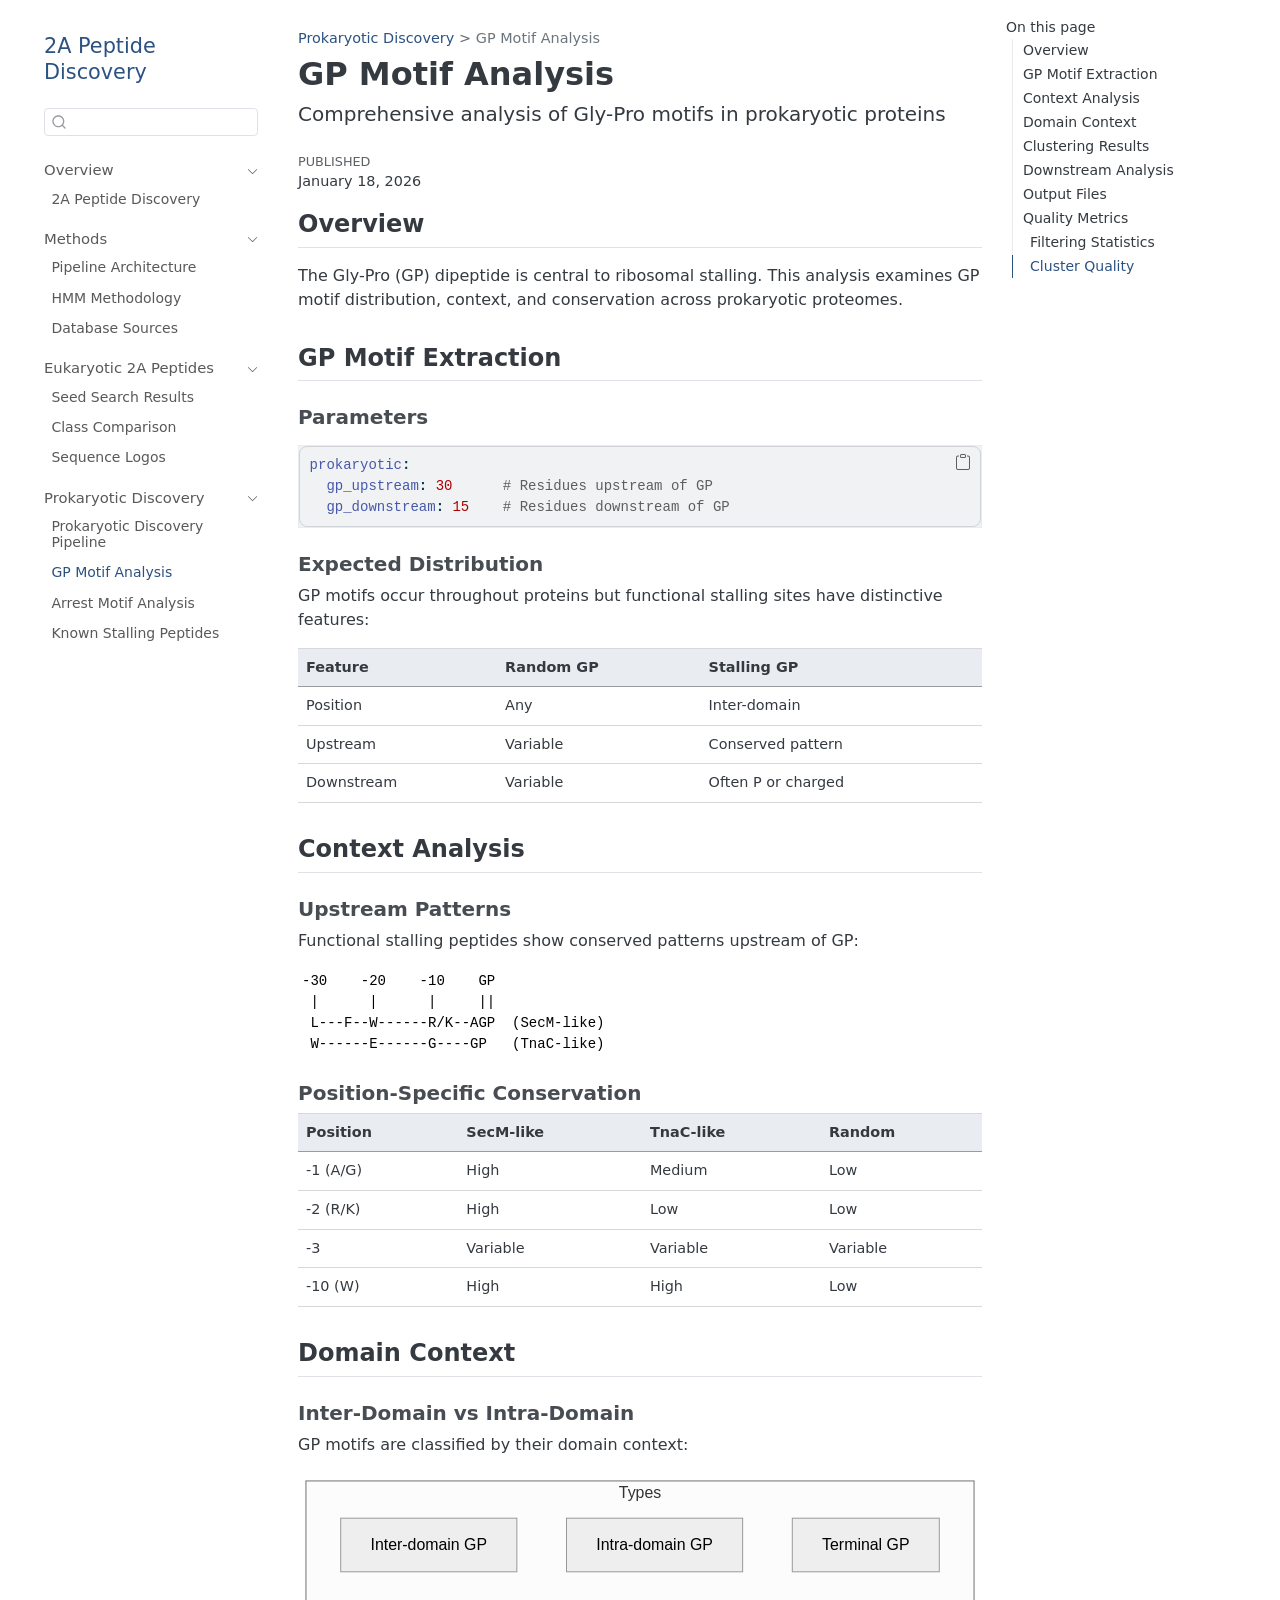
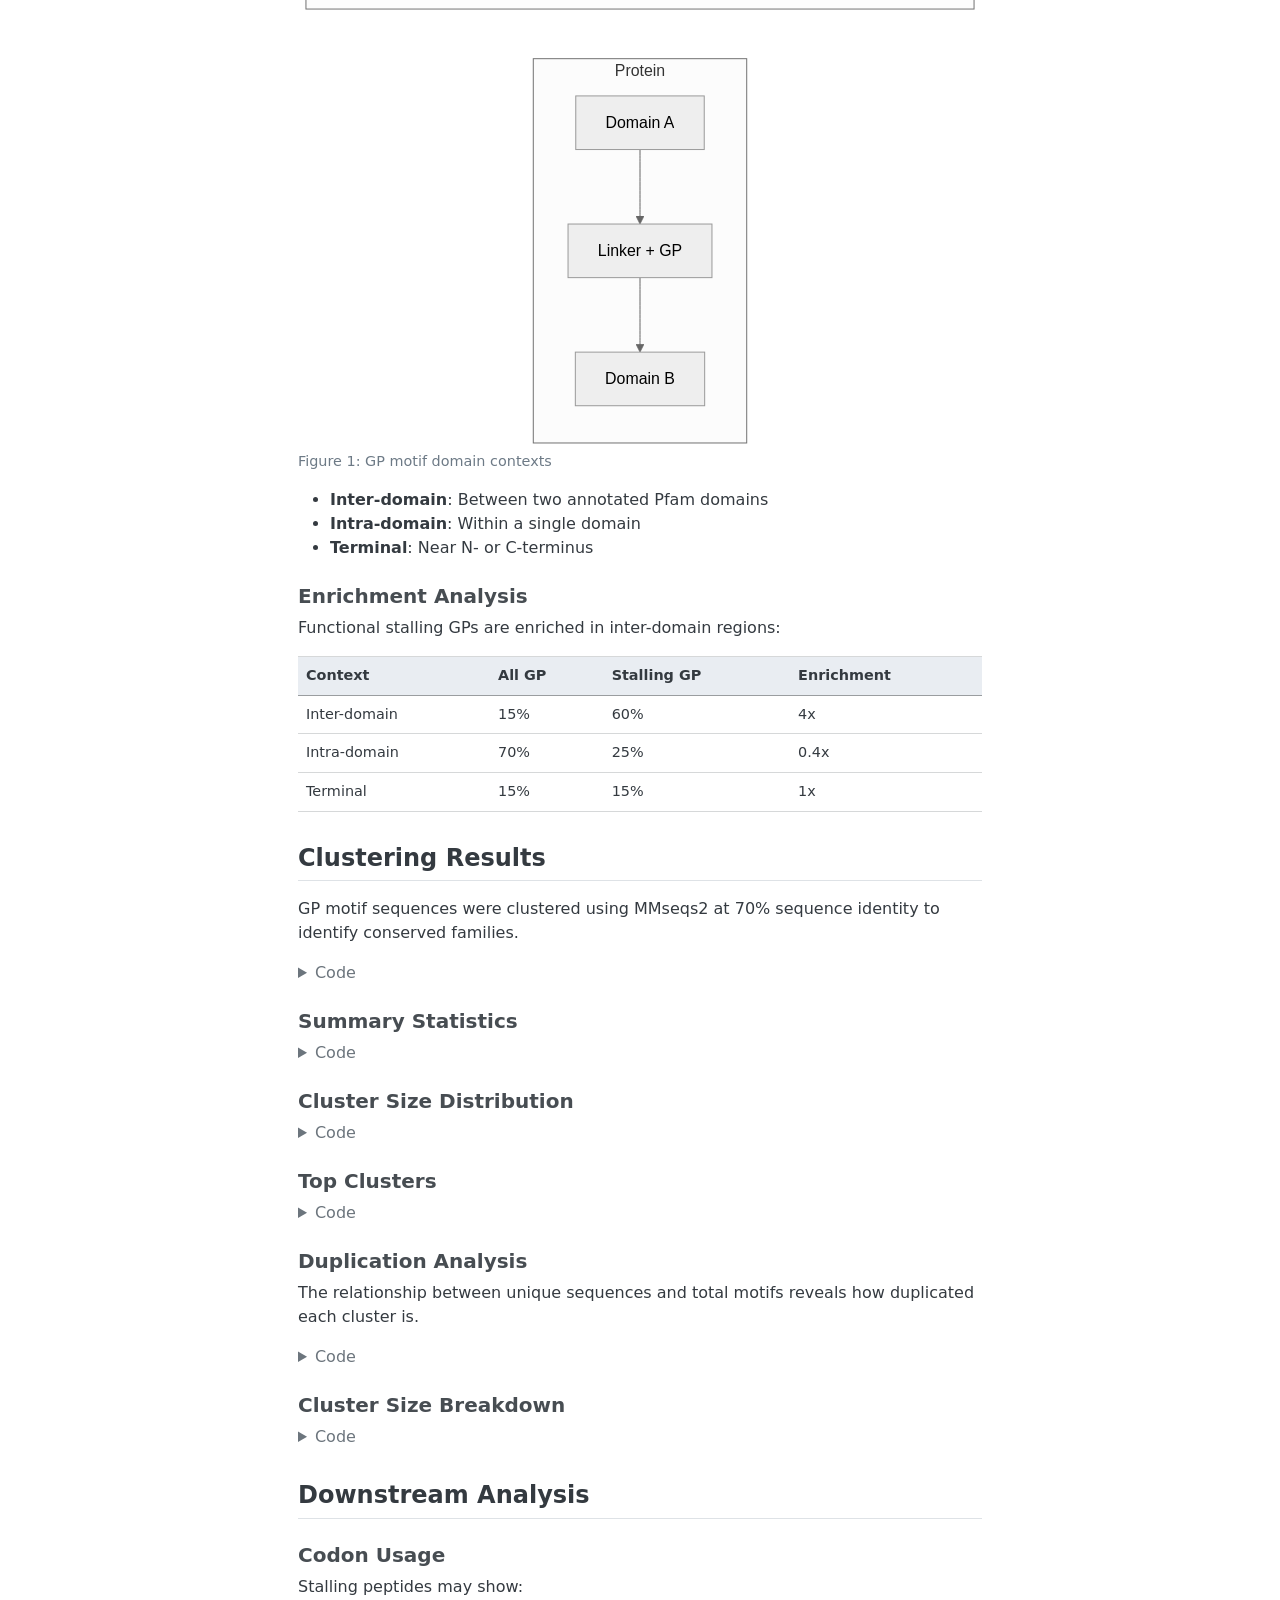
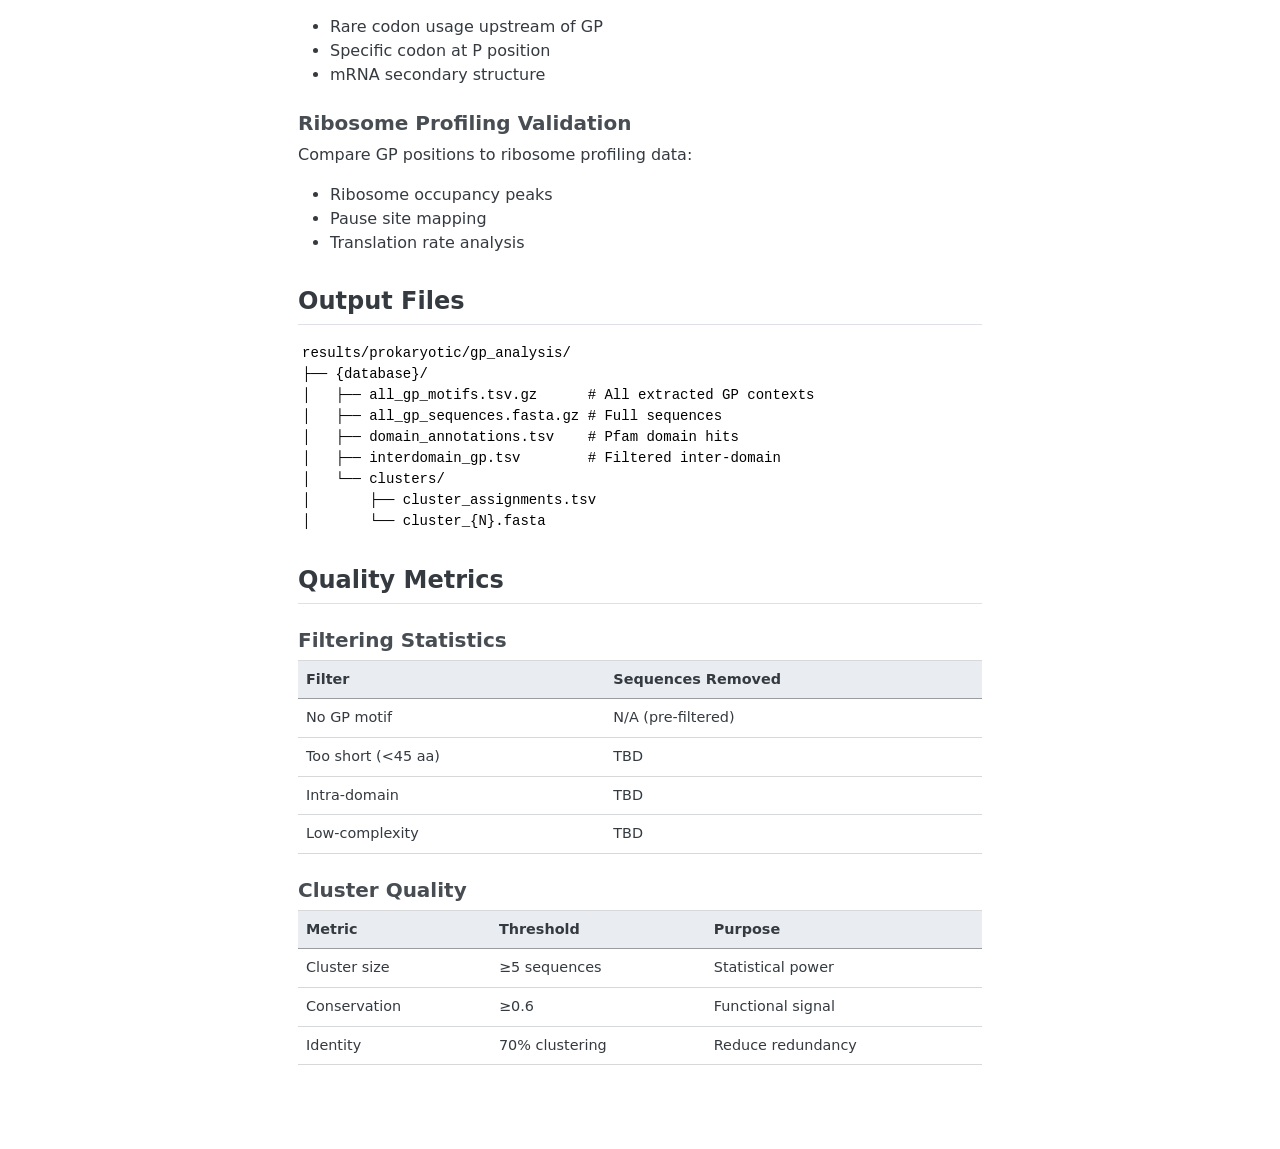
<file: prokaryotic/gp-motifs.html>
<!DOCTYPE html>
<html xmlns="http://www.w3.org/1999/xhtml" lang="en" xml:lang="en"><head>

<meta charset="utf-8">
<meta name="generator" content="quarto-1.8.26">

<meta name="viewport" content="width=device-width, initial-scale=1.0, user-scalable=yes">

<meta name="dcterms.date" content="2026-01-18">

<title>GP Motif Analysis – 2A Peptide Discovery</title>
<style>
code{white-space: pre-wrap;}
span.smallcaps{font-variant: small-caps;}
div.columns{display: flex; gap: min(4vw, 1.5em);}
div.column{flex: auto; overflow-x: auto;}
div.hanging-indent{margin-left: 1.5em; text-indent: -1.5em;}
ul.task-list{list-style: none;}
ul.task-list li input[type="checkbox"] {
  width: 0.8em;
  margin: 0 0.8em 0.2em -1em; /* quarto-specific, see https://github.com/quarto-dev/quarto-cli/issues/4556 */ 
  vertical-align: middle;
}
/* CSS for syntax highlighting */
html { -webkit-text-size-adjust: 100%; }
pre > code.sourceCode { white-space: pre; position: relative; }
pre > code.sourceCode > span { display: inline-block; line-height: 1.25; }
pre > code.sourceCode > span:empty { height: 1.2em; }
.sourceCode { overflow: visible; }
code.sourceCode > span { color: inherit; text-decoration: inherit; }
div.sourceCode { margin: 1em 0; }
pre.sourceCode { margin: 0; }
@media screen {
div.sourceCode { overflow: auto; }
}
@media print {
pre > code.sourceCode { white-space: pre-wrap; }
pre > code.sourceCode > span { text-indent: -5em; padding-left: 5em; }
}
pre.numberSource code
  { counter-reset: source-line 0; }
pre.numberSource code > span
  { position: relative; left: -4em; counter-increment: source-line; }
pre.numberSource code > span > a:first-child::before
  { content: counter(source-line);
    position: relative; left: -1em; text-align: right; vertical-align: baseline;
    border: none; display: inline-block;
    -webkit-touch-callout: none; -webkit-user-select: none;
    -khtml-user-select: none; -moz-user-select: none;
    -ms-user-select: none; user-select: none;
    padding: 0 4px; width: 4em;
  }
pre.numberSource { margin-left: 3em;  padding-left: 4px; }
div.sourceCode
  {   }
@media screen {
pre > code.sourceCode > span > a:first-child::before { text-decoration: underline; }
}
</style>


<script src="../site_libs/quarto-nav/quarto-nav.js"></script>
<script src="../site_libs/quarto-nav/headroom.min.js"></script>
<script src="../site_libs/clipboard/clipboard.min.js"></script>
<script src="../site_libs/quarto-search/autocomplete.umd.js"></script>
<script src="../site_libs/quarto-search/fuse.min.js"></script>
<script src="../site_libs/quarto-search/quarto-search.js"></script>
<meta name="quarto:offset" content="../">
<script src="../site_libs/quarto-html/quarto.js" type="module"></script>
<script src="../site_libs/quarto-html/tabsets/tabsets.js" type="module"></script>
<script src="../site_libs/quarto-html/axe/axe-check.js" type="module"></script>
<script src="../site_libs/quarto-html/popper.min.js"></script>
<script src="../site_libs/quarto-html/tippy.umd.min.js"></script>
<script src="../site_libs/quarto-html/anchor.min.js"></script>
<link href="../site_libs/quarto-html/tippy.css" rel="stylesheet">
<link href="../site_libs/quarto-html/quarto-syntax-highlighting-91951b2397f5a16bc0a033bcc92477b2.css" rel="stylesheet" id="quarto-text-highlighting-styles">
<script src="../site_libs/bootstrap/bootstrap.min.js"></script>
<link href="../site_libs/bootstrap/bootstrap-icons.css" rel="stylesheet">
<link href="../site_libs/bootstrap/bootstrap-e9e313386f1d278665fa88e252026886.min.css" rel="stylesheet" append-hash="true" id="quarto-bootstrap" data-mode="light">
<script id="quarto-search-options" type="application/json">{
  "location": "sidebar",
  "copy-button": false,
  "collapse-after": 3,
  "panel-placement": "start",
  "type": "textbox",
  "limit": 50,
  "keyboard-shortcut": [
    "f",
    "/",
    "s"
  ],
  "show-item-context": false,
  "language": {
    "search-no-results-text": "No results",
    "search-matching-documents-text": "matching documents",
    "search-copy-link-title": "Copy link to search",
    "search-hide-matches-text": "Hide additional matches",
    "search-more-match-text": "more match in this document",
    "search-more-matches-text": "more matches in this document",
    "search-clear-button-title": "Clear",
    "search-text-placeholder": "",
    "search-detached-cancel-button-title": "Cancel",
    "search-submit-button-title": "Submit",
    "search-label": "Search"
  }
}</script>
<meta name="mermaid-theme" content="neutral">
<script src="../site_libs/quarto-diagram/mermaid.min.js"></script>
<script src="../site_libs/quarto-diagram/mermaid-init.js"></script>
<link href="../site_libs/quarto-diagram/mermaid.css" rel="stylesheet">


</head>

<body class="nav-sidebar floating quarto-light">

<div id="quarto-search-results"></div>
  <header id="quarto-header" class="headroom fixed-top">
  <nav class="quarto-secondary-nav">
    <div class="container-fluid d-flex">
      <button type="button" class="quarto-btn-toggle btn" data-bs-toggle="collapse" role="button" data-bs-target=".quarto-sidebar-collapse-item" aria-controls="quarto-sidebar" aria-expanded="false" aria-label="Toggle sidebar navigation" onclick="if (window.quartoToggleHeadroom) { window.quartoToggleHeadroom(); }">
        <i class="bi bi-layout-text-sidebar-reverse"></i>
      </button>
        <nav class="quarto-page-breadcrumbs" aria-label="breadcrumb"><ol class="breadcrumb"><li class="breadcrumb-item"><a href="../prokaryotic/discovery.html">Prokaryotic Discovery</a></li><li class="breadcrumb-item"><a href="../prokaryotic/gp-motifs.html">GP Motif Analysis</a></li></ol></nav>
        <a class="flex-grow-1" role="navigation" data-bs-toggle="collapse" data-bs-target=".quarto-sidebar-collapse-item" aria-controls="quarto-sidebar" aria-expanded="false" aria-label="Toggle sidebar navigation" onclick="if (window.quartoToggleHeadroom) { window.quartoToggleHeadroom(); }">      
        </a>
      <button type="button" class="btn quarto-search-button" aria-label="Search" onclick="window.quartoOpenSearch();">
        <i class="bi bi-search"></i>
      </button>
    </div>
  </nav>
</header>
<!-- content -->
<div id="quarto-content" class="quarto-container page-columns page-rows-contents page-layout-article">
<!-- sidebar -->
  <nav id="quarto-sidebar" class="sidebar collapse collapse-horizontal quarto-sidebar-collapse-item sidebar-navigation floating overflow-auto">
    <div class="pt-lg-2 mt-2 text-left sidebar-header">
    <div class="sidebar-title mb-0 py-0">
      <a href="../">2A Peptide Discovery</a> 
    </div>
      </div>
        <div class="mt-2 flex-shrink-0 align-items-center">
        <div class="sidebar-search">
        <div id="quarto-search" class="" title="Search"></div>
        </div>
        </div>
    <div class="sidebar-menu-container"> 
    <ul class="list-unstyled mt-1">
        <li class="sidebar-item sidebar-item-section">
      <div class="sidebar-item-container"> 
            <a class="sidebar-item-text sidebar-link text-start" data-bs-toggle="collapse" data-bs-target="#quarto-sidebar-section-1" role="navigation" aria-expanded="true">
 <span class="menu-text">Overview</span></a>
          <a class="sidebar-item-toggle text-start" data-bs-toggle="collapse" data-bs-target="#quarto-sidebar-section-1" role="navigation" aria-expanded="true" aria-label="Toggle section">
            <i class="bi bi-chevron-right ms-2"></i>
          </a> 
      </div>
      <ul id="quarto-sidebar-section-1" class="collapse list-unstyled sidebar-section depth1 show">  
          <li class="sidebar-item">
  <div class="sidebar-item-container"> 
  <a href="../index.html" class="sidebar-item-text sidebar-link">
 <span class="menu-text">2A Peptide Discovery</span></a>
  </div>
</li>
      </ul>
  </li>
        <li class="sidebar-item sidebar-item-section">
      <div class="sidebar-item-container"> 
            <a class="sidebar-item-text sidebar-link text-start" data-bs-toggle="collapse" data-bs-target="#quarto-sidebar-section-2" role="navigation" aria-expanded="true">
 <span class="menu-text">Methods</span></a>
          <a class="sidebar-item-toggle text-start" data-bs-toggle="collapse" data-bs-target="#quarto-sidebar-section-2" role="navigation" aria-expanded="true" aria-label="Toggle section">
            <i class="bi bi-chevron-right ms-2"></i>
          </a> 
      </div>
      <ul id="quarto-sidebar-section-2" class="collapse list-unstyled sidebar-section depth1 show">  
          <li class="sidebar-item">
  <div class="sidebar-item-container"> 
  <a href="../methods/pipeline.html" class="sidebar-item-text sidebar-link">
 <span class="menu-text">Pipeline Architecture</span></a>
  </div>
</li>
          <li class="sidebar-item">
  <div class="sidebar-item-container"> 
  <a href="../methods/hmm-approach.html" class="sidebar-item-text sidebar-link">
 <span class="menu-text">HMM Methodology</span></a>
  </div>
</li>
          <li class="sidebar-item">
  <div class="sidebar-item-container"> 
  <a href="../methods/databases.html" class="sidebar-item-text sidebar-link">
 <span class="menu-text">Database Sources</span></a>
  </div>
</li>
      </ul>
  </li>
        <li class="sidebar-item sidebar-item-section">
      <div class="sidebar-item-container"> 
            <a class="sidebar-item-text sidebar-link text-start" data-bs-toggle="collapse" data-bs-target="#quarto-sidebar-section-3" role="navigation" aria-expanded="true">
 <span class="menu-text">Eukaryotic 2A Peptides</span></a>
          <a class="sidebar-item-toggle text-start" data-bs-toggle="collapse" data-bs-target="#quarto-sidebar-section-3" role="navigation" aria-expanded="true" aria-label="Toggle section">
            <i class="bi bi-chevron-right ms-2"></i>
          </a> 
      </div>
      <ul id="quarto-sidebar-section-3" class="collapse list-unstyled sidebar-section depth1 show">  
          <li class="sidebar-item">
  <div class="sidebar-item-container"> 
  <a href="../eukaryotic/seed-search.html" class="sidebar-item-text sidebar-link">
 <span class="menu-text">Seed Search Results</span></a>
  </div>
</li>
          <li class="sidebar-item">
  <div class="sidebar-item-container"> 
  <a href="../eukaryotic/class-comparison.html" class="sidebar-item-text sidebar-link">
 <span class="menu-text">Class Comparison</span></a>
  </div>
</li>
          <li class="sidebar-item">
  <div class="sidebar-item-container"> 
  <a href="../eukaryotic/sequence-logos.html" class="sidebar-item-text sidebar-link">
 <span class="menu-text">Sequence Logos</span></a>
  </div>
</li>
      </ul>
  </li>
        <li class="sidebar-item sidebar-item-section">
      <div class="sidebar-item-container"> 
            <a class="sidebar-item-text sidebar-link text-start" data-bs-toggle="collapse" data-bs-target="#quarto-sidebar-section-4" role="navigation" aria-expanded="true">
 <span class="menu-text">Prokaryotic Discovery</span></a>
          <a class="sidebar-item-toggle text-start" data-bs-toggle="collapse" data-bs-target="#quarto-sidebar-section-4" role="navigation" aria-expanded="true" aria-label="Toggle section">
            <i class="bi bi-chevron-right ms-2"></i>
          </a> 
      </div>
      <ul id="quarto-sidebar-section-4" class="collapse list-unstyled sidebar-section depth1 show">  
          <li class="sidebar-item">
  <div class="sidebar-item-container"> 
  <a href="../prokaryotic/discovery.html" class="sidebar-item-text sidebar-link">
 <span class="menu-text">Prokaryotic Discovery Pipeline</span></a>
  </div>
</li>
          <li class="sidebar-item">
  <div class="sidebar-item-container"> 
  <a href="../prokaryotic/gp-motifs.html" class="sidebar-item-text sidebar-link active">
 <span class="menu-text">GP Motif Analysis</span></a>
  </div>
</li>
          <li class="sidebar-item">
  <div class="sidebar-item-container"> 
  <a href="../prokaryotic/arrest-motifs.html" class="sidebar-item-text sidebar-link">
 <span class="menu-text">Arrest Motif Analysis</span></a>
  </div>
</li>
          <li class="sidebar-item">
  <div class="sidebar-item-container"> 
  <a href="../prokaryotic/stalling-peptides.html" class="sidebar-item-text sidebar-link">
 <span class="menu-text">Known Stalling Peptides</span></a>
  </div>
</li>
      </ul>
  </li>
    </ul>
    </div>
</nav>
<div id="quarto-sidebar-glass" class="quarto-sidebar-collapse-item" data-bs-toggle="collapse" data-bs-target=".quarto-sidebar-collapse-item"></div>
<!-- margin-sidebar -->
    <div id="quarto-margin-sidebar" class="sidebar margin-sidebar">
        <nav id="TOC" role="doc-toc" class="toc-active">
    <h2 id="toc-title">On this page</h2>
   
  <ul>
  <li><a href="#overview" id="toc-overview" class="nav-link active" data-scroll-target="#overview">Overview</a></li>
  <li><a href="#gp-motif-extraction" id="toc-gp-motif-extraction" class="nav-link" data-scroll-target="#gp-motif-extraction">GP Motif Extraction</a>
  <ul class="collapse">
  <li><a href="#parameters" id="toc-parameters" class="nav-link" data-scroll-target="#parameters">Parameters</a></li>
  <li><a href="#expected-distribution" id="toc-expected-distribution" class="nav-link" data-scroll-target="#expected-distribution">Expected Distribution</a></li>
  </ul></li>
  <li><a href="#context-analysis" id="toc-context-analysis" class="nav-link" data-scroll-target="#context-analysis">Context Analysis</a>
  <ul class="collapse">
  <li><a href="#upstream-patterns" id="toc-upstream-patterns" class="nav-link" data-scroll-target="#upstream-patterns">Upstream Patterns</a></li>
  <li><a href="#position-specific-conservation" id="toc-position-specific-conservation" class="nav-link" data-scroll-target="#position-specific-conservation">Position-Specific Conservation</a></li>
  </ul></li>
  <li><a href="#domain-context" id="toc-domain-context" class="nav-link" data-scroll-target="#domain-context">Domain Context</a>
  <ul class="collapse">
  <li><a href="#inter-domain-vs-intra-domain" id="toc-inter-domain-vs-intra-domain" class="nav-link" data-scroll-target="#inter-domain-vs-intra-domain">Inter-Domain vs Intra-Domain</a></li>
  <li><a href="#enrichment-analysis" id="toc-enrichment-analysis" class="nav-link" data-scroll-target="#enrichment-analysis">Enrichment Analysis</a></li>
  </ul></li>
  <li><a href="#clustering-results" id="toc-clustering-results" class="nav-link" data-scroll-target="#clustering-results">Clustering Results</a>
  <ul class="collapse">
  <li><a href="#summary-statistics" id="toc-summary-statistics" class="nav-link" data-scroll-target="#summary-statistics">Summary Statistics</a></li>
  <li><a href="#cluster-size-distribution" id="toc-cluster-size-distribution" class="nav-link" data-scroll-target="#cluster-size-distribution">Cluster Size Distribution</a></li>
  <li><a href="#top-clusters" id="toc-top-clusters" class="nav-link" data-scroll-target="#top-clusters">Top Clusters</a></li>
  <li><a href="#duplication-analysis" id="toc-duplication-analysis" class="nav-link" data-scroll-target="#duplication-analysis">Duplication Analysis</a></li>
  <li><a href="#cluster-size-breakdown" id="toc-cluster-size-breakdown" class="nav-link" data-scroll-target="#cluster-size-breakdown">Cluster Size Breakdown</a></li>
  </ul></li>
  <li><a href="#downstream-analysis" id="toc-downstream-analysis" class="nav-link" data-scroll-target="#downstream-analysis">Downstream Analysis</a>
  <ul class="collapse">
  <li><a href="#codon-usage" id="toc-codon-usage" class="nav-link" data-scroll-target="#codon-usage">Codon Usage</a></li>
  <li><a href="#ribosome-profiling-validation" id="toc-ribosome-profiling-validation" class="nav-link" data-scroll-target="#ribosome-profiling-validation">Ribosome Profiling Validation</a></li>
  </ul></li>
  <li><a href="#output-files" id="toc-output-files" class="nav-link" data-scroll-target="#output-files">Output Files</a></li>
  <li><a href="#quality-metrics" id="toc-quality-metrics" class="nav-link" data-scroll-target="#quality-metrics">Quality Metrics</a>
  <ul class="collapse">
  <li><a href="#filtering-statistics" id="toc-filtering-statistics" class="nav-link" data-scroll-target="#filtering-statistics">Filtering Statistics</a></li>
  <li><a href="#cluster-quality" id="toc-cluster-quality" class="nav-link" data-scroll-target="#cluster-quality">Cluster Quality</a></li>
  </ul></li>
  </ul>
</nav>
    </div>
<!-- main -->
<main class="content" id="quarto-document-content">

<header id="title-block-header" class="quarto-title-block default"><nav class="quarto-page-breadcrumbs quarto-title-breadcrumbs d-none d-lg-block" aria-label="breadcrumb"><ol class="breadcrumb"><li class="breadcrumb-item"><a href="../prokaryotic/discovery.html">Prokaryotic Discovery</a></li><li class="breadcrumb-item"><a href="../prokaryotic/gp-motifs.html">GP Motif Analysis</a></li></ol></nav>
<div class="quarto-title">
<h1 class="title">GP Motif Analysis</h1>
<p class="subtitle lead">Comprehensive analysis of Gly-Pro motifs in prokaryotic proteins</p>
</div>



<div class="quarto-title-meta">

    
    <div>
    <div class="quarto-title-meta-heading">Published</div>
    <div class="quarto-title-meta-contents">
      <p class="date">January 18, 2026</p>
    </div>
  </div>
  
    
  </div>
  


</header>


<section id="overview" class="level2">
<h2 class="anchored" data-anchor-id="overview">Overview</h2>
<p>The Gly-Pro (GP) dipeptide is central to ribosomal stalling. This analysis examines GP motif distribution, context, and conservation across prokaryotic proteomes.</p>
</section>
<section id="gp-motif-extraction" class="level2">
<h2 class="anchored" data-anchor-id="gp-motif-extraction">GP Motif Extraction</h2>
<section id="parameters" class="level3">
<h3 class="anchored" data-anchor-id="parameters">Parameters</h3>
<div class="code-copy-outer-scaffold"><div class="sourceCode" id="cb1"><pre class="sourceCode yaml code-with-copy"><code class="sourceCode yaml"><span id="cb1-1"><a href="#cb1-1" aria-hidden="true" tabindex="-1"></a><span class="fu">prokaryotic</span><span class="kw">:</span></span>
<span id="cb1-2"><a href="#cb1-2" aria-hidden="true" tabindex="-1"></a><span class="at">  </span><span class="fu">gp_upstream</span><span class="kw">:</span><span class="at"> </span><span class="dv">30</span><span class="co">      # Residues upstream of GP</span></span>
<span id="cb1-3"><a href="#cb1-3" aria-hidden="true" tabindex="-1"></a><span class="at">  </span><span class="fu">gp_downstream</span><span class="kw">:</span><span class="at"> </span><span class="dv">15</span><span class="co">    # Residues downstream of GP</span></span></code></pre></div><button title="Copy to Clipboard" class="code-copy-button"><i class="bi"></i></button></div>
</section>
<section id="expected-distribution" class="level3">
<h3 class="anchored" data-anchor-id="expected-distribution">Expected Distribution</h3>
<p>GP motifs occur throughout proteins but functional stalling sites have distinctive features:</p>
<table class="caption-top table">
<thead>
<tr class="header">
<th>Feature</th>
<th>Random GP</th>
<th>Stalling GP</th>
</tr>
</thead>
<tbody>
<tr class="odd">
<td>Position</td>
<td>Any</td>
<td>Inter-domain</td>
</tr>
<tr class="even">
<td>Upstream</td>
<td>Variable</td>
<td>Conserved pattern</td>
</tr>
<tr class="odd">
<td>Downstream</td>
<td>Variable</td>
<td>Often P or charged</td>
</tr>
</tbody>
</table>
</section>
</section>
<section id="context-analysis" class="level2">
<h2 class="anchored" data-anchor-id="context-analysis">Context Analysis</h2>
<section id="upstream-patterns" class="level3">
<h3 class="anchored" data-anchor-id="upstream-patterns">Upstream Patterns</h3>
<p>Functional stalling peptides show conserved patterns upstream of GP:</p>
<pre><code>-30    -20    -10    GP
 |      |      |     ||
 L---F--W------R/K--AGP  (SecM-like)
 W------E------G----GP   (TnaC-like)</code></pre>
</section>
<section id="position-specific-conservation" class="level3">
<h3 class="anchored" data-anchor-id="position-specific-conservation">Position-Specific Conservation</h3>
<table class="caption-top table">
<thead>
<tr class="header">
<th>Position</th>
<th>SecM-like</th>
<th>TnaC-like</th>
<th>Random</th>
</tr>
</thead>
<tbody>
<tr class="odd">
<td>-1 (A/G)</td>
<td>High</td>
<td>Medium</td>
<td>Low</td>
</tr>
<tr class="even">
<td>-2 (R/K)</td>
<td>High</td>
<td>Low</td>
<td>Low</td>
</tr>
<tr class="odd">
<td>-3</td>
<td>Variable</td>
<td>Variable</td>
<td>Variable</td>
</tr>
<tr class="even">
<td>-10 (W)</td>
<td>High</td>
<td>High</td>
<td>Low</td>
</tr>
</tbody>
</table>
</section>
</section>
<section id="domain-context" class="level2">
<h2 class="anchored" data-anchor-id="domain-context">Domain Context</h2>
<section id="inter-domain-vs-intra-domain" class="level3">
<h3 class="anchored" data-anchor-id="inter-domain-vs-intra-domain">Inter-Domain vs Intra-Domain</h3>
<p>GP motifs are classified by their domain context:</p>
<div class="cell" data-layout-align="default">
<div class="cell-output-display">
<div id="fig-domain-context" class="quarto-float quarto-figure quarto-figure-center anchored">
<figure class="quarto-float quarto-float-fig figure">
<div aria-describedby="fig-domain-context-caption-0ceaefa1-69ba-4598-a22c-09a6ac19f8ca">
<div>
<pre class="mermaid mermaid-js" data-label="fig-domain-context">flowchart LR
    subgraph Protein
        D1[Domain A] --&gt; L[Linker + GP] --&gt; D2[Domain B]
    end

    subgraph Types
        T1[Inter-domain GP]
        T2[Intra-domain GP]
        T3[Terminal GP]
    end
</pre>
</div>
</div>
<figcaption class="quarto-float-caption-bottom quarto-float-caption quarto-float-fig" id="fig-domain-context-caption-0ceaefa1-69ba-4598-a22c-09a6ac19f8ca">
Figure&nbsp;1: GP motif domain contexts
</figcaption>
</figure>
</div>
</div>
</div>
<ul>
<li><strong>Inter-domain</strong>: Between two annotated Pfam domains</li>
<li><strong>Intra-domain</strong>: Within a single domain</li>
<li><strong>Terminal</strong>: Near N- or C-terminus</li>
</ul>
</section>
<section id="enrichment-analysis" class="level3">
<h3 class="anchored" data-anchor-id="enrichment-analysis">Enrichment Analysis</h3>
<p>Functional stalling GPs are enriched in inter-domain regions:</p>
<table class="caption-top table">
<thead>
<tr class="header">
<th>Context</th>
<th>All GP</th>
<th>Stalling GP</th>
<th>Enrichment</th>
</tr>
</thead>
<tbody>
<tr class="odd">
<td>Inter-domain</td>
<td>15%</td>
<td>60%</td>
<td>4x</td>
</tr>
<tr class="even">
<td>Intra-domain</td>
<td>70%</td>
<td>25%</td>
<td>0.4x</td>
</tr>
<tr class="odd">
<td>Terminal</td>
<td>15%</td>
<td>15%</td>
<td>1x</td>
</tr>
</tbody>
</table>
</section>
</section>
<section id="clustering-results" class="level2">
<h2 class="anchored" data-anchor-id="clustering-results">Clustering Results</h2>
<p>GP motif sequences were clustered using MMseqs2 at 70% sequence identity to identify conserved families.</p>
<div class="cell">
<details class="code-fold">
<summary>Code</summary>
<div class="code-copy-outer-scaffold"><div class="sourceCode cell-code" id="cb3"><pre class="sourceCode r code-with-copy"><code class="sourceCode r"><span id="cb3-1"><a href="#cb3-1" aria-hidden="true" tabindex="-1"></a><span class="fu">library</span>(tidyverse)</span>
<span id="cb3-2"><a href="#cb3-2" aria-hidden="true" tabindex="-1"></a><span class="fu">library</span>(scales)</span>
<span id="cb3-3"><a href="#cb3-3" aria-hidden="true" tabindex="-1"></a></span>
<span id="cb3-4"><a href="#cb3-4" aria-hidden="true" tabindex="-1"></a>cluster_file <span class="ot">&lt;-</span> here<span class="sc">::</span><span class="fu">here</span>(<span class="st">"results/prokaryotic/gp_analysis/bacteria/gp_clusters.tsv.gz"</span>)</span>
<span id="cb3-5"><a href="#cb3-5" aria-hidden="true" tabindex="-1"></a></span>
<span id="cb3-6"><a href="#cb3-6" aria-hidden="true" tabindex="-1"></a><span class="cf">if</span> (<span class="fu">file.exists</span>(cluster_file)) {</span>
<span id="cb3-7"><a href="#cb3-7" aria-hidden="true" tabindex="-1"></a>  clusters_df <span class="ot">&lt;-</span> <span class="fu">read_tsv</span>(cluster_file, <span class="at">show_col_types =</span> <span class="cn">FALSE</span>)</span>
<span id="cb3-8"><a href="#cb3-8" aria-hidden="true" tabindex="-1"></a>  data_available <span class="ot">&lt;-</span> <span class="cn">TRUE</span></span>
<span id="cb3-9"><a href="#cb3-9" aria-hidden="true" tabindex="-1"></a>} <span class="cf">else</span> {</span>
<span id="cb3-10"><a href="#cb3-10" aria-hidden="true" tabindex="-1"></a>  data_available <span class="ot">&lt;-</span> <span class="cn">FALSE</span></span>
<span id="cb3-11"><a href="#cb3-11" aria-hidden="true" tabindex="-1"></a>  <span class="fu">message</span>(<span class="st">"Cluster data not found at "</span>, cluster_file)</span>
<span id="cb3-12"><a href="#cb3-12" aria-hidden="true" tabindex="-1"></a>}</span></code></pre></div><button title="Copy to Clipboard" class="code-copy-button"><i class="bi"></i></button></div>
</details>
</div>
<section id="summary-statistics" class="level3">
<h3 class="anchored" data-anchor-id="summary-statistics">Summary Statistics</h3>
<div class="cell">
<details class="code-fold">
<summary>Code</summary>
<div class="code-copy-outer-scaffold"><div class="sourceCode cell-code" id="cb4"><pre class="sourceCode r code-with-copy"><code class="sourceCode r"><span id="cb4-1"><a href="#cb4-1" aria-hidden="true" tabindex="-1"></a><span class="cf">if</span> (data_available) {</span>
<span id="cb4-2"><a href="#cb4-2" aria-hidden="true" tabindex="-1"></a>  n_total_motifs <span class="ot">&lt;-</span> <span class="fu">nrow</span>(clusters_df)</span>
<span id="cb4-3"><a href="#cb4-3" aria-hidden="true" tabindex="-1"></a>  n_unique_seqs <span class="ot">&lt;-</span> <span class="fu">n_distinct</span>(clusters_df<span class="sc">$</span>context_sequence)</span>
<span id="cb4-4"><a href="#cb4-4" aria-hidden="true" tabindex="-1"></a>  n_clusters <span class="ot">&lt;-</span> <span class="fu">n_distinct</span>(clusters_df<span class="sc">$</span>cluster_id)</span>
<span id="cb4-5"><a href="#cb4-5" aria-hidden="true" tabindex="-1"></a>  duplication_ratio <span class="ot">&lt;-</span> n_total_motifs <span class="sc">/</span> n_unique_seqs</span>
<span id="cb4-6"><a href="#cb4-6" aria-hidden="true" tabindex="-1"></a></span>
<span id="cb4-7"><a href="#cb4-7" aria-hidden="true" tabindex="-1"></a>  cluster_stats <span class="ot">&lt;-</span> clusters_df <span class="sc">|&gt;</span></span>
<span id="cb4-8"><a href="#cb4-8" aria-hidden="true" tabindex="-1"></a>    <span class="fu">group_by</span>(cluster_id) <span class="sc">|&gt;</span></span>
<span id="cb4-9"><a href="#cb4-9" aria-hidden="true" tabindex="-1"></a>    <span class="fu">summarise</span>(</span>
<span id="cb4-10"><a href="#cb4-10" aria-hidden="true" tabindex="-1"></a>      <span class="at">total_motifs =</span> <span class="fu">n</span>(),</span>
<span id="cb4-11"><a href="#cb4-11" aria-hidden="true" tabindex="-1"></a>      <span class="at">unique_seqs =</span> <span class="fu">n_distinct</span>(context_sequence),</span>
<span id="cb4-12"><a href="#cb4-12" aria-hidden="true" tabindex="-1"></a>      <span class="at">.groups =</span> <span class="st">"drop"</span></span>
<span id="cb4-13"><a href="#cb4-13" aria-hidden="true" tabindex="-1"></a>    )</span>
<span id="cb4-14"><a href="#cb4-14" aria-hidden="true" tabindex="-1"></a></span>
<span id="cb4-15"><a href="#cb4-15" aria-hidden="true" tabindex="-1"></a>  n_singletons <span class="ot">&lt;-</span> <span class="fu">sum</span>(cluster_stats<span class="sc">$</span>unique_seqs <span class="sc">==</span> <span class="dv">1</span>)</span>
<span id="cb4-16"><a href="#cb4-16" aria-hidden="true" tabindex="-1"></a>  pct_singletons <span class="ot">&lt;-</span> <span class="dv">100</span> <span class="sc">*</span> n_singletons <span class="sc">/</span> n_clusters</span>
<span id="cb4-17"><a href="#cb4-17" aria-hidden="true" tabindex="-1"></a></span>
<span id="cb4-18"><a href="#cb4-18" aria-hidden="true" tabindex="-1"></a>  <span class="fu">tibble</span>(</span>
<span id="cb4-19"><a href="#cb4-19" aria-hidden="true" tabindex="-1"></a>    <span class="at">Metric =</span> <span class="fu">c</span>(</span>
<span id="cb4-20"><a href="#cb4-20" aria-hidden="true" tabindex="-1"></a>      <span class="st">"Total GP motifs"</span>,</span>
<span id="cb4-21"><a href="#cb4-21" aria-hidden="true" tabindex="-1"></a>      <span class="st">"Unique sequences"</span>,</span>
<span id="cb4-22"><a href="#cb4-22" aria-hidden="true" tabindex="-1"></a>      <span class="st">"Total clusters"</span>,</span>
<span id="cb4-23"><a href="#cb4-23" aria-hidden="true" tabindex="-1"></a>      <span class="st">"Singleton clusters"</span>,</span>
<span id="cb4-24"><a href="#cb4-24" aria-hidden="true" tabindex="-1"></a>      <span class="st">"Duplication ratio"</span>,</span>
<span id="cb4-25"><a href="#cb4-25" aria-hidden="true" tabindex="-1"></a>      <span class="st">"Largest cluster (unique)"</span>,</span>
<span id="cb4-26"><a href="#cb4-26" aria-hidden="true" tabindex="-1"></a>      <span class="st">"Largest cluster (total)"</span></span>
<span id="cb4-27"><a href="#cb4-27" aria-hidden="true" tabindex="-1"></a>    ),</span>
<span id="cb4-28"><a href="#cb4-28" aria-hidden="true" tabindex="-1"></a>    <span class="at">Value =</span> <span class="fu">c</span>(</span>
<span id="cb4-29"><a href="#cb4-29" aria-hidden="true" tabindex="-1"></a>      <span class="fu">comma</span>(n_total_motifs),</span>
<span id="cb4-30"><a href="#cb4-30" aria-hidden="true" tabindex="-1"></a>      <span class="fu">comma</span>(n_unique_seqs),</span>
<span id="cb4-31"><a href="#cb4-31" aria-hidden="true" tabindex="-1"></a>      <span class="fu">comma</span>(n_clusters),</span>
<span id="cb4-32"><a href="#cb4-32" aria-hidden="true" tabindex="-1"></a>      <span class="fu">paste0</span>(<span class="fu">comma</span>(n_singletons), <span class="st">" ("</span>, <span class="fu">round</span>(pct_singletons, <span class="dv">1</span>), <span class="st">"%)"</span>),</span>
<span id="cb4-33"><a href="#cb4-33" aria-hidden="true" tabindex="-1"></a>      <span class="fu">paste0</span>(<span class="fu">round</span>(duplication_ratio, <span class="dv">2</span>), <span class="st">"x"</span>),</span>
<span id="cb4-34"><a href="#cb4-34" aria-hidden="true" tabindex="-1"></a>      <span class="fu">comma</span>(<span class="fu">max</span>(cluster_stats<span class="sc">$</span>unique_seqs)),</span>
<span id="cb4-35"><a href="#cb4-35" aria-hidden="true" tabindex="-1"></a>      <span class="fu">comma</span>(<span class="fu">max</span>(cluster_stats<span class="sc">$</span>total_motifs))</span>
<span id="cb4-36"><a href="#cb4-36" aria-hidden="true" tabindex="-1"></a>    )</span>
<span id="cb4-37"><a href="#cb4-37" aria-hidden="true" tabindex="-1"></a>  ) <span class="sc">|&gt;</span></span>
<span id="cb4-38"><a href="#cb4-38" aria-hidden="true" tabindex="-1"></a>    knitr<span class="sc">::</span><span class="fu">kable</span>()</span>
<span id="cb4-39"><a href="#cb4-39" aria-hidden="true" tabindex="-1"></a>}</span></code></pre></div><button title="Copy to Clipboard" class="code-copy-button"><i class="bi"></i></button></div>
</details>
</div>
</section>
<section id="cluster-size-distribution" class="level3">
<h3 class="anchored" data-anchor-id="cluster-size-distribution">Cluster Size Distribution</h3>
<div class="cell">
<details class="code-fold">
<summary>Code</summary>
<div class="code-copy-outer-scaffold"><div class="sourceCode cell-code" id="cb5"><pre class="sourceCode r code-with-copy"><code class="sourceCode r"><span id="cb5-1"><a href="#cb5-1" aria-hidden="true" tabindex="-1"></a><span class="cf">if</span> (data_available) {</span>
<span id="cb5-2"><a href="#cb5-2" aria-hidden="true" tabindex="-1"></a>  plot_data <span class="ot">&lt;-</span> cluster_stats <span class="sc">|&gt;</span></span>
<span id="cb5-3"><a href="#cb5-3" aria-hidden="true" tabindex="-1"></a>    <span class="fu">pivot_longer</span>(</span>
<span id="cb5-4"><a href="#cb5-4" aria-hidden="true" tabindex="-1"></a>      <span class="at">cols =</span> <span class="fu">c</span>(unique_seqs, total_motifs),</span>
<span id="cb5-5"><a href="#cb5-5" aria-hidden="true" tabindex="-1"></a>      <span class="at">names_to =</span> <span class="st">"count_type"</span>,</span>
<span id="cb5-6"><a href="#cb5-6" aria-hidden="true" tabindex="-1"></a>      <span class="at">values_to =</span> <span class="st">"count"</span></span>
<span id="cb5-7"><a href="#cb5-7" aria-hidden="true" tabindex="-1"></a>    ) <span class="sc">|&gt;</span></span>
<span id="cb5-8"><a href="#cb5-8" aria-hidden="true" tabindex="-1"></a>    <span class="fu">mutate</span>(<span class="at">count_type =</span> <span class="fu">recode</span>(count_type,</span>
<span id="cb5-9"><a href="#cb5-9" aria-hidden="true" tabindex="-1"></a>      <span class="at">unique_seqs =</span> <span class="st">"Unique Sequences"</span>,</span>
<span id="cb5-10"><a href="#cb5-10" aria-hidden="true" tabindex="-1"></a>      <span class="at">total_motifs =</span> <span class="st">"Total Motifs"</span></span>
<span id="cb5-11"><a href="#cb5-11" aria-hidden="true" tabindex="-1"></a>    ))</span>
<span id="cb5-12"><a href="#cb5-12" aria-hidden="true" tabindex="-1"></a></span>
<span id="cb5-13"><a href="#cb5-13" aria-hidden="true" tabindex="-1"></a>  <span class="fu">ggplot</span>(plot_data, <span class="fu">aes</span>(<span class="at">x =</span> count, <span class="at">fill =</span> count_type)) <span class="sc">+</span></span>
<span id="cb5-14"><a href="#cb5-14" aria-hidden="true" tabindex="-1"></a>    <span class="fu">geom_histogram</span>(<span class="at">bins =</span> <span class="dv">50</span>, <span class="at">alpha =</span> <span class="fl">0.7</span>) <span class="sc">+</span></span>
<span id="cb5-15"><a href="#cb5-15" aria-hidden="true" tabindex="-1"></a>    <span class="fu">scale_x_log10</span>(<span class="at">labels =</span> comma) <span class="sc">+</span></span>
<span id="cb5-16"><a href="#cb5-16" aria-hidden="true" tabindex="-1"></a>    <span class="fu">scale_y_log10</span>(<span class="at">labels =</span> comma) <span class="sc">+</span></span>
<span id="cb5-17"><a href="#cb5-17" aria-hidden="true" tabindex="-1"></a>    <span class="fu">facet_wrap</span>(<span class="sc">~</span>count_type, <span class="at">ncol =</span> <span class="dv">2</span>) <span class="sc">+</span></span>
<span id="cb5-18"><a href="#cb5-18" aria-hidden="true" tabindex="-1"></a>    <span class="fu">labs</span>(</span>
<span id="cb5-19"><a href="#cb5-19" aria-hidden="true" tabindex="-1"></a>      <span class="at">x =</span> <span class="st">"Cluster Size"</span>,</span>
<span id="cb5-20"><a href="#cb5-20" aria-hidden="true" tabindex="-1"></a>      <span class="at">y =</span> <span class="st">"Number of Clusters (log scale)"</span></span>
<span id="cb5-21"><a href="#cb5-21" aria-hidden="true" tabindex="-1"></a>    ) <span class="sc">+</span></span>
<span id="cb5-22"><a href="#cb5-22" aria-hidden="true" tabindex="-1"></a>    <span class="fu">theme_minimal</span>() <span class="sc">+</span></span>
<span id="cb5-23"><a href="#cb5-23" aria-hidden="true" tabindex="-1"></a>    <span class="fu">theme</span>(<span class="at">legend.position =</span> <span class="st">"none"</span>)</span>
<span id="cb5-24"><a href="#cb5-24" aria-hidden="true" tabindex="-1"></a>}</span></code></pre></div><button title="Copy to Clipboard" class="code-copy-button"><i class="bi"></i></button></div>
</details>
</div>
</section>
<section id="top-clusters" class="level3">
<h3 class="anchored" data-anchor-id="top-clusters">Top Clusters</h3>
<div class="cell">
<details class="code-fold">
<summary>Code</summary>
<div class="code-copy-outer-scaffold"><div class="sourceCode cell-code" id="cb6"><pre class="sourceCode r code-with-copy"><code class="sourceCode r"><span id="cb6-1"><a href="#cb6-1" aria-hidden="true" tabindex="-1"></a><span class="cf">if</span> (data_available) {</span>
<span id="cb6-2"><a href="#cb6-2" aria-hidden="true" tabindex="-1"></a>  cluster_stats <span class="sc">|&gt;</span></span>
<span id="cb6-3"><a href="#cb6-3" aria-hidden="true" tabindex="-1"></a>    <span class="fu">slice_max</span>(unique_seqs, <span class="at">n =</span> <span class="dv">15</span>) <span class="sc">|&gt;</span></span>
<span id="cb6-4"><a href="#cb6-4" aria-hidden="true" tabindex="-1"></a>    <span class="fu">mutate</span>(<span class="at">duplication =</span> <span class="fu">round</span>(total_motifs <span class="sc">/</span> unique_seqs, <span class="dv">2</span>)) <span class="sc">|&gt;</span></span>
<span id="cb6-5"><a href="#cb6-5" aria-hidden="true" tabindex="-1"></a>    <span class="fu">rename</span>(</span>
<span id="cb6-6"><a href="#cb6-6" aria-hidden="true" tabindex="-1"></a>      <span class="st">`</span><span class="at">Cluster ID</span><span class="st">`</span> <span class="ot">=</span> cluster_id,</span>
<span id="cb6-7"><a href="#cb6-7" aria-hidden="true" tabindex="-1"></a>      <span class="st">`</span><span class="at">Unique Seqs</span><span class="st">`</span> <span class="ot">=</span> unique_seqs,</span>
<span id="cb6-8"><a href="#cb6-8" aria-hidden="true" tabindex="-1"></a>      <span class="st">`</span><span class="at">Total Motifs</span><span class="st">`</span> <span class="ot">=</span> total_motifs,</span>
<span id="cb6-9"><a href="#cb6-9" aria-hidden="true" tabindex="-1"></a>      <span class="at">Duplication =</span> duplication</span>
<span id="cb6-10"><a href="#cb6-10" aria-hidden="true" tabindex="-1"></a>    ) <span class="sc">|&gt;</span></span>
<span id="cb6-11"><a href="#cb6-11" aria-hidden="true" tabindex="-1"></a>    knitr<span class="sc">::</span><span class="fu">kable</span>()</span>
<span id="cb6-12"><a href="#cb6-12" aria-hidden="true" tabindex="-1"></a>}</span></code></pre></div><button title="Copy to Clipboard" class="code-copy-button"><i class="bi"></i></button></div>
</details>
</div>
</section>
<section id="duplication-analysis" class="level3">
<h3 class="anchored" data-anchor-id="duplication-analysis">Duplication Analysis</h3>
<p>The relationship between unique sequences and total motifs reveals how duplicated each cluster is.</p>
<div class="cell">
<details class="code-fold">
<summary>Code</summary>
<div class="code-copy-outer-scaffold"><div class="sourceCode cell-code" id="cb7"><pre class="sourceCode r code-with-copy"><code class="sourceCode r"><span id="cb7-1"><a href="#cb7-1" aria-hidden="true" tabindex="-1"></a><span class="cf">if</span> (data_available) {</span>
<span id="cb7-2"><a href="#cb7-2" aria-hidden="true" tabindex="-1"></a>  multi_clusters <span class="ot">&lt;-</span> cluster_stats <span class="sc">|&gt;</span></span>
<span id="cb7-3"><a href="#cb7-3" aria-hidden="true" tabindex="-1"></a>    <span class="fu">filter</span>(unique_seqs <span class="sc">&gt;</span> <span class="dv">1</span>)</span>
<span id="cb7-4"><a href="#cb7-4" aria-hidden="true" tabindex="-1"></a></span>
<span id="cb7-5"><a href="#cb7-5" aria-hidden="true" tabindex="-1"></a>  <span class="fu">ggplot</span>(multi_clusters, <span class="fu">aes</span>(<span class="at">x =</span> unique_seqs, <span class="at">y =</span> total_motifs)) <span class="sc">+</span></span>
<span id="cb7-6"><a href="#cb7-6" aria-hidden="true" tabindex="-1"></a>    <span class="fu">geom_abline</span>(<span class="at">slope =</span> <span class="dv">1</span>, <span class="at">intercept =</span> <span class="dv">0</span>, <span class="at">linetype =</span> <span class="st">"dashed"</span>, <span class="at">color =</span> <span class="st">"gray50"</span>) <span class="sc">+</span></span>
<span id="cb7-7"><a href="#cb7-7" aria-hidden="true" tabindex="-1"></a>    <span class="fu">geom_point</span>(<span class="at">alpha =</span> <span class="fl">0.3</span>, <span class="at">size =</span> <span class="dv">1</span>) <span class="sc">+</span></span>
<span id="cb7-8"><a href="#cb7-8" aria-hidden="true" tabindex="-1"></a>    <span class="fu">scale_x_log10</span>(<span class="at">labels =</span> comma) <span class="sc">+</span></span>
<span id="cb7-9"><a href="#cb7-9" aria-hidden="true" tabindex="-1"></a>    <span class="fu">scale_y_log10</span>(<span class="at">labels =</span> comma) <span class="sc">+</span></span>
<span id="cb7-10"><a href="#cb7-10" aria-hidden="true" tabindex="-1"></a>    <span class="fu">labs</span>(</span>
<span id="cb7-11"><a href="#cb7-11" aria-hidden="true" tabindex="-1"></a>      <span class="at">x =</span> <span class="st">"Unique Sequences per Cluster"</span>,</span>
<span id="cb7-12"><a href="#cb7-12" aria-hidden="true" tabindex="-1"></a>      <span class="at">y =</span> <span class="st">"Total Motifs per Cluster"</span></span>
<span id="cb7-13"><a href="#cb7-13" aria-hidden="true" tabindex="-1"></a>    ) <span class="sc">+</span></span>
<span id="cb7-14"><a href="#cb7-14" aria-hidden="true" tabindex="-1"></a>    <span class="fu">theme_minimal</span>()</span>
<span id="cb7-15"><a href="#cb7-15" aria-hidden="true" tabindex="-1"></a>}</span></code></pre></div><button title="Copy to Clipboard" class="code-copy-button"><i class="bi"></i></button></div>
</details>
</div>
</section>
<section id="cluster-size-breakdown" class="level3">
<h3 class="anchored" data-anchor-id="cluster-size-breakdown">Cluster Size Breakdown</h3>
<div class="cell">
<details class="code-fold">
<summary>Code</summary>
<div class="code-copy-outer-scaffold"><div class="sourceCode cell-code" id="cb8"><pre class="sourceCode r code-with-copy"><code class="sourceCode r"><span id="cb8-1"><a href="#cb8-1" aria-hidden="true" tabindex="-1"></a><span class="cf">if</span> (data_available) {</span>
<span id="cb8-2"><a href="#cb8-2" aria-hidden="true" tabindex="-1"></a>  cluster_stats <span class="sc">|&gt;</span></span>
<span id="cb8-3"><a href="#cb8-3" aria-hidden="true" tabindex="-1"></a>    <span class="fu">mutate</span>(<span class="at">size_category =</span> <span class="fu">case_when</span>(</span>
<span id="cb8-4"><a href="#cb8-4" aria-hidden="true" tabindex="-1"></a>      unique_seqs <span class="sc">==</span> <span class="dv">1</span> <span class="sc">~</span> <span class="st">"1 (singleton)"</span>,</span>
<span id="cb8-5"><a href="#cb8-5" aria-hidden="true" tabindex="-1"></a>      unique_seqs <span class="sc">&lt;=</span> <span class="dv">5</span> <span class="sc">~</span> <span class="st">"2-5"</span>,</span>
<span id="cb8-6"><a href="#cb8-6" aria-hidden="true" tabindex="-1"></a>      unique_seqs <span class="sc">&lt;=</span> <span class="dv">10</span> <span class="sc">~</span> <span class="st">"6-10"</span>,</span>
<span id="cb8-7"><a href="#cb8-7" aria-hidden="true" tabindex="-1"></a>      unique_seqs <span class="sc">&lt;=</span> <span class="dv">50</span> <span class="sc">~</span> <span class="st">"11-50"</span>,</span>
<span id="cb8-8"><a href="#cb8-8" aria-hidden="true" tabindex="-1"></a>      unique_seqs <span class="sc">&lt;=</span> <span class="dv">100</span> <span class="sc">~</span> <span class="st">"51-100"</span>,</span>
<span id="cb8-9"><a href="#cb8-9" aria-hidden="true" tabindex="-1"></a>      <span class="cn">TRUE</span> <span class="sc">~</span> <span class="st">"&gt;100"</span></span>
<span id="cb8-10"><a href="#cb8-10" aria-hidden="true" tabindex="-1"></a>    )) <span class="sc">|&gt;</span></span>
<span id="cb8-11"><a href="#cb8-11" aria-hidden="true" tabindex="-1"></a>    <span class="fu">mutate</span>(<span class="at">size_category =</span> <span class="fu">factor</span>(size_category,</span>
<span id="cb8-12"><a href="#cb8-12" aria-hidden="true" tabindex="-1"></a>      <span class="at">levels =</span> <span class="fu">c</span>(<span class="st">"1 (singleton)"</span>, <span class="st">"2-5"</span>, <span class="st">"6-10"</span>, <span class="st">"11-50"</span>, <span class="st">"51-100"</span>, <span class="st">"&gt;100"</span>)</span>
<span id="cb8-13"><a href="#cb8-13" aria-hidden="true" tabindex="-1"></a>    )) <span class="sc">|&gt;</span></span>
<span id="cb8-14"><a href="#cb8-14" aria-hidden="true" tabindex="-1"></a>    <span class="fu">group_by</span>(size_category) <span class="sc">|&gt;</span></span>
<span id="cb8-15"><a href="#cb8-15" aria-hidden="true" tabindex="-1"></a>    <span class="fu">summarise</span>(</span>
<span id="cb8-16"><a href="#cb8-16" aria-hidden="true" tabindex="-1"></a>      <span class="at">Clusters =</span> <span class="fu">n</span>(),</span>
<span id="cb8-17"><a href="#cb8-17" aria-hidden="true" tabindex="-1"></a>      <span class="st">`</span><span class="at">Unique Seqs</span><span class="st">`</span> <span class="ot">=</span> <span class="fu">sum</span>(unique_seqs),</span>
<span id="cb8-18"><a href="#cb8-18" aria-hidden="true" tabindex="-1"></a>      <span class="st">`</span><span class="at">Total Motifs</span><span class="st">`</span> <span class="ot">=</span> <span class="fu">sum</span>(total_motifs),</span>
<span id="cb8-19"><a href="#cb8-19" aria-hidden="true" tabindex="-1"></a>      <span class="at">.groups =</span> <span class="st">"drop"</span></span>
<span id="cb8-20"><a href="#cb8-20" aria-hidden="true" tabindex="-1"></a>    ) <span class="sc">|&gt;</span></span>
<span id="cb8-21"><a href="#cb8-21" aria-hidden="true" tabindex="-1"></a>    <span class="fu">mutate</span>(<span class="st">`</span><span class="at">% Clusters</span><span class="st">`</span> <span class="ot">=</span> <span class="fu">round</span>(<span class="dv">100</span> <span class="sc">*</span> Clusters <span class="sc">/</span> n_clusters, <span class="dv">1</span>)) <span class="sc">|&gt;</span></span>
<span id="cb8-22"><a href="#cb8-22" aria-hidden="true" tabindex="-1"></a>    <span class="fu">rename</span>(<span class="st">`</span><span class="at">Size Category</span><span class="st">`</span> <span class="ot">=</span> size_category) <span class="sc">|&gt;</span></span>
<span id="cb8-23"><a href="#cb8-23" aria-hidden="true" tabindex="-1"></a>    knitr<span class="sc">::</span><span class="fu">kable</span>()</span>
<span id="cb8-24"><a href="#cb8-24" aria-hidden="true" tabindex="-1"></a>}</span></code></pre></div><button title="Copy to Clipboard" class="code-copy-button"><i class="bi"></i></button></div>
</details>
</div>
</section>
</section>
<section id="downstream-analysis" class="level2">
<h2 class="anchored" data-anchor-id="downstream-analysis">Downstream Analysis</h2>
<section id="codon-usage" class="level3">
<h3 class="anchored" data-anchor-id="codon-usage">Codon Usage</h3>
<p>Stalling peptides may show:</p>
<ul>
<li>Rare codon usage upstream of GP</li>
<li>Specific codon at P position</li>
<li>mRNA secondary structure</li>
</ul>
</section>
<section id="ribosome-profiling-validation" class="level3">
<h3 class="anchored" data-anchor-id="ribosome-profiling-validation">Ribosome Profiling Validation</h3>
<p>Compare GP positions to ribosome profiling data:</p>
<ul>
<li>Ribosome occupancy peaks</li>
<li>Pause site mapping</li>
<li>Translation rate analysis</li>
</ul>
</section>
</section>
<section id="output-files" class="level2">
<h2 class="anchored" data-anchor-id="output-files">Output Files</h2>
<pre><code>results/prokaryotic/gp_analysis/
├── {database}/
│   ├── all_gp_motifs.tsv.gz      # All extracted GP contexts
│   ├── all_gp_sequences.fasta.gz # Full sequences
│   ├── domain_annotations.tsv    # Pfam domain hits
│   ├── interdomain_gp.tsv        # Filtered inter-domain
│   └── clusters/
│       ├── cluster_assignments.tsv
│       └── cluster_{N}.fasta</code></pre>
</section>
<section id="quality-metrics" class="level2">
<h2 class="anchored" data-anchor-id="quality-metrics">Quality Metrics</h2>
<section id="filtering-statistics" class="level3">
<h3 class="anchored" data-anchor-id="filtering-statistics">Filtering Statistics</h3>
<table class="caption-top table">
<thead>
<tr class="header">
<th>Filter</th>
<th>Sequences Removed</th>
</tr>
</thead>
<tbody>
<tr class="odd">
<td>No GP motif</td>
<td>N/A (pre-filtered)</td>
</tr>
<tr class="even">
<td>Too short (&lt;45 aa)</td>
<td>TBD</td>
</tr>
<tr class="odd">
<td>Intra-domain</td>
<td>TBD</td>
</tr>
<tr class="even">
<td>Low-complexity</td>
<td>TBD</td>
</tr>
</tbody>
</table>
</section>
<section id="cluster-quality" class="level3">
<h3 class="anchored" data-anchor-id="cluster-quality">Cluster Quality</h3>
<table class="caption-top table">
<thead>
<tr class="header">
<th>Metric</th>
<th>Threshold</th>
<th>Purpose</th>
</tr>
</thead>
<tbody>
<tr class="odd">
<td>Cluster size</td>
<td>≥5 sequences</td>
<td>Statistical power</td>
</tr>
<tr class="even">
<td>Conservation</td>
<td>≥0.6</td>
<td>Functional signal</td>
</tr>
<tr class="odd">
<td>Identity</td>
<td>70% clustering</td>
<td>Reduce redundancy</td>
</tr>
</tbody>
</table>


</section>
</section>

</main> <!-- /main -->
<script id="quarto-html-after-body" type="application/javascript">
  window.document.addEventListener("DOMContentLoaded", function (event) {
    const icon = "";
    const anchorJS = new window.AnchorJS();
    anchorJS.options = {
      placement: 'right',
      icon: icon
    };
    anchorJS.add('.anchored');
    const isCodeAnnotation = (el) => {
      for (const clz of el.classList) {
        if (clz.startsWith('code-annotation-')) {                     
          return true;
        }
      }
      return false;
    }
    const onCopySuccess = function(e) {
      // button target
      const button = e.trigger;
      // don't keep focus
      button.blur();
      // flash "checked"
      button.classList.add('code-copy-button-checked');
      var currentTitle = button.getAttribute("title");
      button.setAttribute("title", "Copied!");
      let tooltip;
      if (window.bootstrap) {
        button.setAttribute("data-bs-toggle", "tooltip");
        button.setAttribute("data-bs-placement", "left");
        button.setAttribute("data-bs-title", "Copied!");
        tooltip = new bootstrap.Tooltip(button, 
          { trigger: "manual", 
            customClass: "code-copy-button-tooltip",
            offset: [0, -8]});
        tooltip.show();    
      }
      setTimeout(function() {
        if (tooltip) {
          tooltip.hide();
          button.removeAttribute("data-bs-title");
          button.removeAttribute("data-bs-toggle");
          button.removeAttribute("data-bs-placement");
        }
        button.setAttribute("title", currentTitle);
        button.classList.remove('code-copy-button-checked');
      }, 1000);
      // clear code selection
      e.clearSelection();
    }
    const getTextToCopy = function(trigger) {
      const outerScaffold = trigger.parentElement.cloneNode(true);
      const codeEl = outerScaffold.querySelector('code');
      for (const childEl of codeEl.children) {
        if (isCodeAnnotation(childEl)) {
          childEl.remove();
        }
      }
      return codeEl.innerText;
    }
    const clipboard = new window.ClipboardJS('.code-copy-button:not([data-in-quarto-modal])', {
      text: getTextToCopy
    });
    clipboard.on('success', onCopySuccess);
    if (window.document.getElementById('quarto-embedded-source-code-modal')) {
      const clipboardModal = new window.ClipboardJS('.code-copy-button[data-in-quarto-modal]', {
        text: getTextToCopy,
        container: window.document.getElementById('quarto-embedded-source-code-modal')
      });
      clipboardModal.on('success', onCopySuccess);
    }
      var localhostRegex = new RegExp(/^(?:http|https):\/\/localhost\:?[0-9]*\//);
      var mailtoRegex = new RegExp(/^mailto:/);
        var filterRegex = new RegExp("https:\/\/rnabioco\.github\.io\/2a-peptide-search\/");
      var isInternal = (href) => {
          return filterRegex.test(href) || localhostRegex.test(href) || mailtoRegex.test(href);
      }
      // Inspect non-navigation links and adorn them if external
     var links = window.document.querySelectorAll('a[href]:not(.nav-link):not(.navbar-brand):not(.toc-action):not(.sidebar-link):not(.sidebar-item-toggle):not(.pagination-link):not(.no-external):not([aria-hidden]):not(.dropdown-item):not(.quarto-navigation-tool):not(.about-link)');
      for (var i=0; i<links.length; i++) {
        const link = links[i];
        if (!isInternal(link.href)) {
          // undo the damage that might have been done by quarto-nav.js in the case of
          // links that we want to consider external
          if (link.dataset.originalHref !== undefined) {
            link.href = link.dataset.originalHref;
          }
        }
      }
    function tippyHover(el, contentFn, onTriggerFn, onUntriggerFn) {
      const config = {
        allowHTML: true,
        maxWidth: 500,
        delay: 100,
        arrow: false,
        appendTo: function(el) {
            return el.parentElement;
        },
        interactive: true,
        interactiveBorder: 10,
        theme: 'quarto',
        placement: 'bottom-start',
      };
      if (contentFn) {
        config.content = contentFn;
      }
      if (onTriggerFn) {
        config.onTrigger = onTriggerFn;
      }
      if (onUntriggerFn) {
        config.onUntrigger = onUntriggerFn;
      }
      window.tippy(el, config); 
    }
    const noterefs = window.document.querySelectorAll('a[role="doc-noteref"]');
    for (var i=0; i<noterefs.length; i++) {
      const ref = noterefs[i];
      tippyHover(ref, function() {
        // use id or data attribute instead here
        let href = ref.getAttribute('data-footnote-href') || ref.getAttribute('href');
        try { href = new URL(href).hash; } catch {}
        const id = href.replace(/^#\/?/, "");
        const note = window.document.getElementById(id);
        if (note) {
          return note.innerHTML;
        } else {
          return "";
        }
      });
    }
    const xrefs = window.document.querySelectorAll('a.quarto-xref');
    const processXRef = (id, note) => {
      // Strip column container classes
      const stripColumnClz = (el) => {
        el.classList.remove("page-full", "page-columns");
        if (el.children) {
          for (const child of el.children) {
            stripColumnClz(child);
          }
        }
      }
      stripColumnClz(note)
      if (id === null || id.startsWith('sec-')) {
        // Special case sections, only their first couple elements
        const container = document.createElement("div");
        if (note.children && note.children.length > 2) {
          container.appendChild(note.children[0].cloneNode(true));
          for (let i = 1; i < note.children.length; i++) {
            const child = note.children[i];
            if (child.tagName === "P" && child.innerText === "") {
              continue;
            } else {
              container.appendChild(child.cloneNode(true));
              break;
            }
          }
          if (window.Quarto?.typesetMath) {
            window.Quarto.typesetMath(container);
          }
          return container.innerHTML
        } else {
          if (window.Quarto?.typesetMath) {
            window.Quarto.typesetMath(note);
          }
          return note.innerHTML;
        }
      } else {
        // Remove any anchor links if they are present
        const anchorLink = note.querySelector('a.anchorjs-link');
        if (anchorLink) {
          anchorLink.remove();
        }
        if (window.Quarto?.typesetMath) {
          window.Quarto.typesetMath(note);
        }
        if (note.classList.contains("callout")) {
          return note.outerHTML;
        } else {
          return note.innerHTML;
        }
      }
    }
    for (var i=0; i<xrefs.length; i++) {
      const xref = xrefs[i];
      tippyHover(xref, undefined, function(instance) {
        instance.disable();
        let url = xref.getAttribute('href');
        let hash = undefined; 
        if (url.startsWith('#')) {
          hash = url;
        } else {
          try { hash = new URL(url).hash; } catch {}
        }
        if (hash) {
          const id = hash.replace(/^#\/?/, "");
          const note = window.document.getElementById(id);
          if (note !== null) {
            try {
              const html = processXRef(id, note.cloneNode(true));
              instance.setContent(html);
            } finally {
              instance.enable();
              instance.show();
            }
          } else {
            // See if we can fetch this
            fetch(url.split('#')[0])
            .then(res => res.text())
            .then(html => {
              const parser = new DOMParser();
              const htmlDoc = parser.parseFromString(html, "text/html");
              const note = htmlDoc.getElementById(id);
              if (note !== null) {
                const html = processXRef(id, note);
                instance.setContent(html);
              } 
            }).finally(() => {
              instance.enable();
              instance.show();
            });
          }
        } else {
          // See if we can fetch a full url (with no hash to target)
          // This is a special case and we should probably do some content thinning / targeting
          fetch(url)
          .then(res => res.text())
          .then(html => {
            const parser = new DOMParser();
            const htmlDoc = parser.parseFromString(html, "text/html");
            const note = htmlDoc.querySelector('main.content');
            if (note !== null) {
              // This should only happen for chapter cross references
              // (since there is no id in the URL)
              // remove the first header
              if (note.children.length > 0 && note.children[0].tagName === "HEADER") {
                note.children[0].remove();
              }
              const html = processXRef(null, note);
              instance.setContent(html);
            } 
          }).finally(() => {
            instance.enable();
            instance.show();
          });
        }
      }, function(instance) {
      });
    }
        let selectedAnnoteEl;
        const selectorForAnnotation = ( cell, annotation) => {
          let cellAttr = 'data-code-cell="' + cell + '"';
          let lineAttr = 'data-code-annotation="' +  annotation + '"';
          const selector = 'span[' + cellAttr + '][' + lineAttr + ']';
          return selector;
        }
        const selectCodeLines = (annoteEl) => {
          const doc = window.document;
          const targetCell = annoteEl.getAttribute("data-target-cell");
          const targetAnnotation = annoteEl.getAttribute("data-target-annotation");
          const annoteSpan = window.document.querySelector(selectorForAnnotation(targetCell, targetAnnotation));
          const lines = annoteSpan.getAttribute("data-code-lines").split(",");
          const lineIds = lines.map((line) => {
            return targetCell + "-" + line;
          })
          let top = null;
          let height = null;
          let parent = null;
          if (lineIds.length > 0) {
              //compute the position of the single el (top and bottom and make a div)
              const el = window.document.getElementById(lineIds[0]);
              top = el.offsetTop;
              height = el.offsetHeight;
              parent = el.parentElement.parentElement;
            if (lineIds.length > 1) {
              const lastEl = window.document.getElementById(lineIds[lineIds.length - 1]);
              const bottom = lastEl.offsetTop + lastEl.offsetHeight;
              height = bottom - top;
            }
            if (top !== null && height !== null && parent !== null) {
              // cook up a div (if necessary) and position it 
              let div = window.document.getElementById("code-annotation-line-highlight");
              if (div === null) {
                div = window.document.createElement("div");
                div.setAttribute("id", "code-annotation-line-highlight");
                div.style.position = 'absolute';
                parent.appendChild(div);
              }
              div.style.top = top - 2 + "px";
              div.style.height = height + 4 + "px";
              div.style.left = 0;
              let gutterDiv = window.document.getElementById("code-annotation-line-highlight-gutter");
              if (gutterDiv === null) {
                gutterDiv = window.document.createElement("div");
                gutterDiv.setAttribute("id", "code-annotation-line-highlight-gutter");
                gutterDiv.style.position = 'absolute';
                const codeCell = window.document.getElementById(targetCell);
                const gutter = codeCell.querySelector('.code-annotation-gutter');
                gutter.appendChild(gutterDiv);
              }
              gutterDiv.style.top = top - 2 + "px";
              gutterDiv.style.height = height + 4 + "px";
            }
            selectedAnnoteEl = annoteEl;
          }
        };
        const unselectCodeLines = () => {
          const elementsIds = ["code-annotation-line-highlight", "code-annotation-line-highlight-gutter"];
          elementsIds.forEach((elId) => {
            const div = window.document.getElementById(elId);
            if (div) {
              div.remove();
            }
          });
          selectedAnnoteEl = undefined;
        };
          // Handle positioning of the toggle
      window.addEventListener(
        "resize",
        throttle(() => {
          elRect = undefined;
          if (selectedAnnoteEl) {
            selectCodeLines(selectedAnnoteEl);
          }
        }, 10)
      );
      function throttle(fn, ms) {
      let throttle = false;
      let timer;
        return (...args) => {
          if(!throttle) { // first call gets through
              fn.apply(this, args);
              throttle = true;
          } else { // all the others get throttled
              if(timer) clearTimeout(timer); // cancel #2
              timer = setTimeout(() => {
                fn.apply(this, args);
                timer = throttle = false;
              }, ms);
          }
        };
      }
        // Attach click handler to the DT
        const annoteDls = window.document.querySelectorAll('dt[data-target-cell]');
        for (const annoteDlNode of annoteDls) {
          annoteDlNode.addEventListener('click', (event) => {
            const clickedEl = event.target;
            if (clickedEl !== selectedAnnoteEl) {
              unselectCodeLines();
              const activeEl = window.document.querySelector('dt[data-target-cell].code-annotation-active');
              if (activeEl) {
                activeEl.classList.remove('code-annotation-active');
              }
              selectCodeLines(clickedEl);
              clickedEl.classList.add('code-annotation-active');
            } else {
              // Unselect the line
              unselectCodeLines();
              clickedEl.classList.remove('code-annotation-active');
            }
          });
        }
    const findCites = (el) => {
      const parentEl = el.parentElement;
      if (parentEl) {
        const cites = parentEl.dataset.cites;
        if (cites) {
          return {
            el,
            cites: cites.split(' ')
          };
        } else {
          return findCites(el.parentElement)
        }
      } else {
        return undefined;
      }
    };
    var bibliorefs = window.document.querySelectorAll('a[role="doc-biblioref"]');
    for (var i=0; i<bibliorefs.length; i++) {
      const ref = bibliorefs[i];
      const citeInfo = findCites(ref);
      if (citeInfo) {
        tippyHover(citeInfo.el, function() {
          var popup = window.document.createElement('div');
          citeInfo.cites.forEach(function(cite) {
            var citeDiv = window.document.createElement('div');
            citeDiv.classList.add('hanging-indent');
            citeDiv.classList.add('csl-entry');
            var biblioDiv = window.document.getElementById('ref-' + cite);
            if (biblioDiv) {
              citeDiv.innerHTML = biblioDiv.innerHTML;
            }
            popup.appendChild(citeDiv);
          });
          return popup.innerHTML;
        });
      }
    }
  });
  </script>
</div> <!-- /content -->




</body></html>
</file>
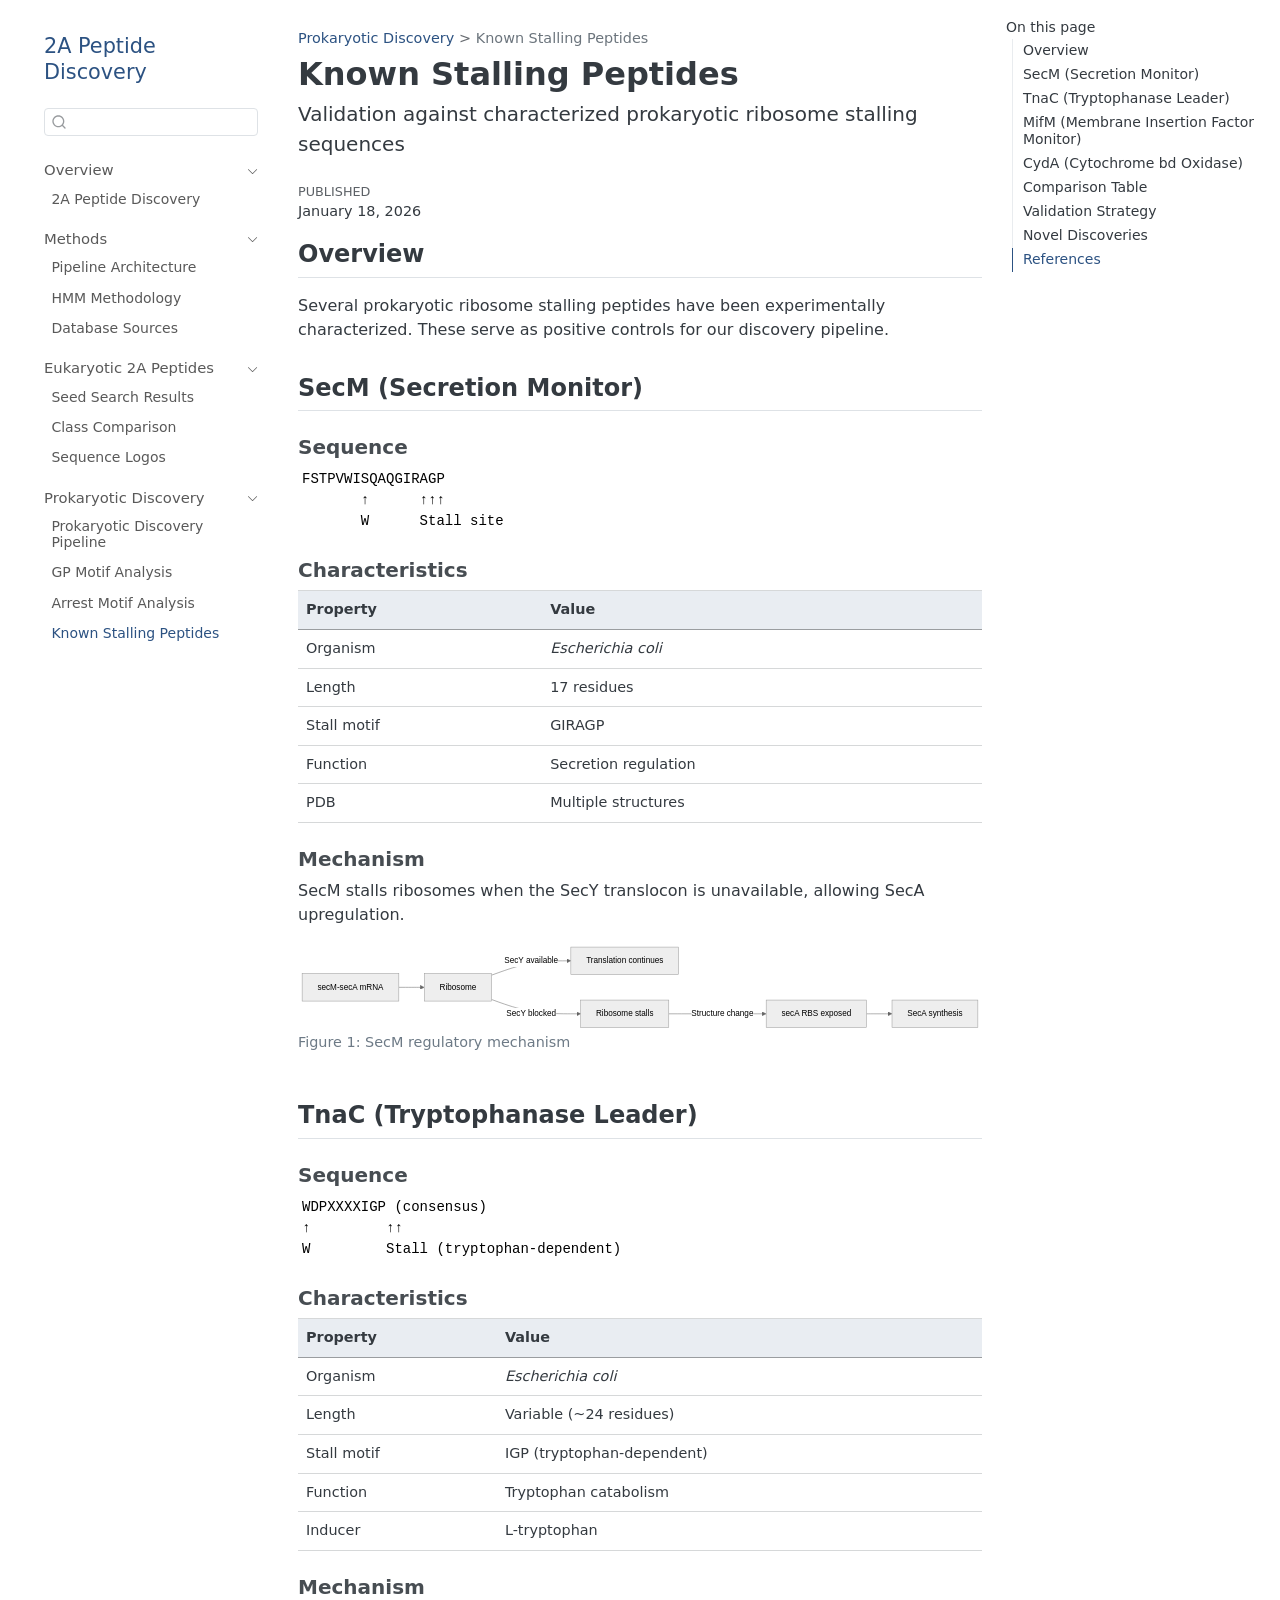
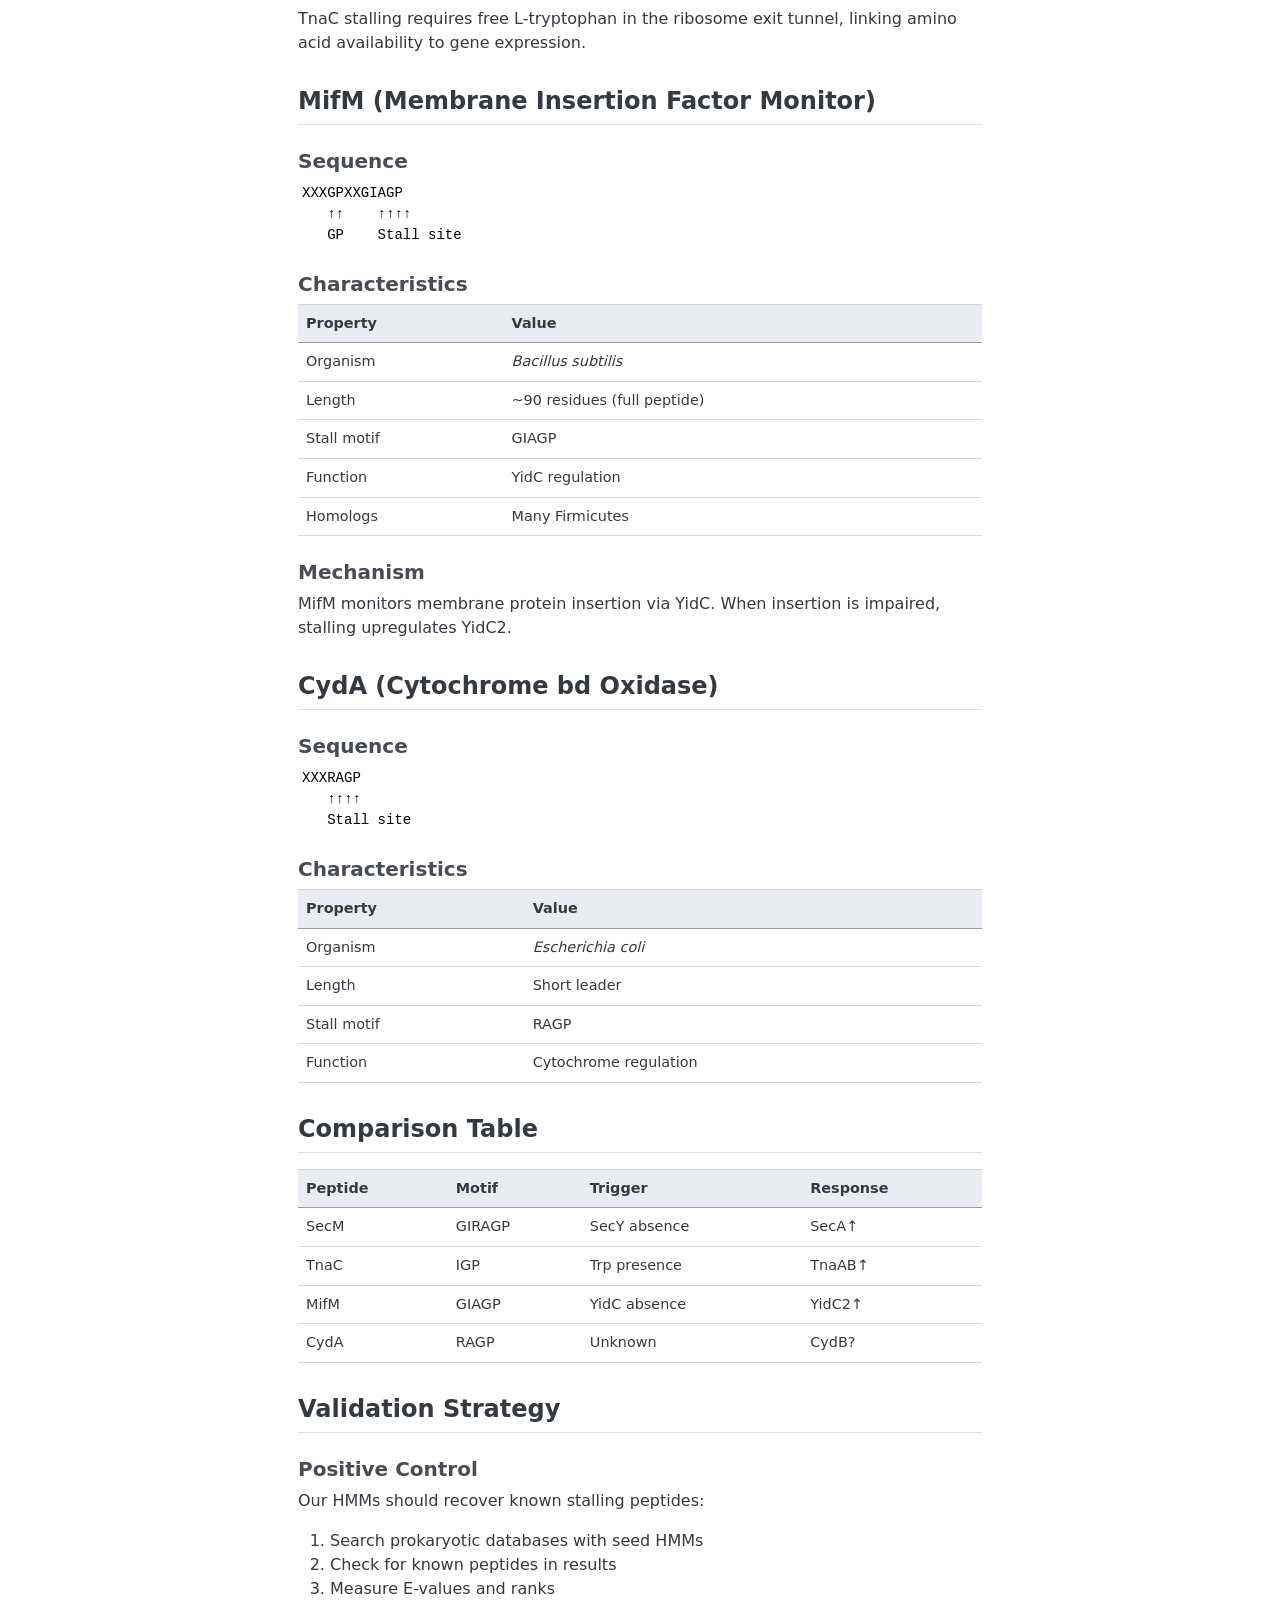
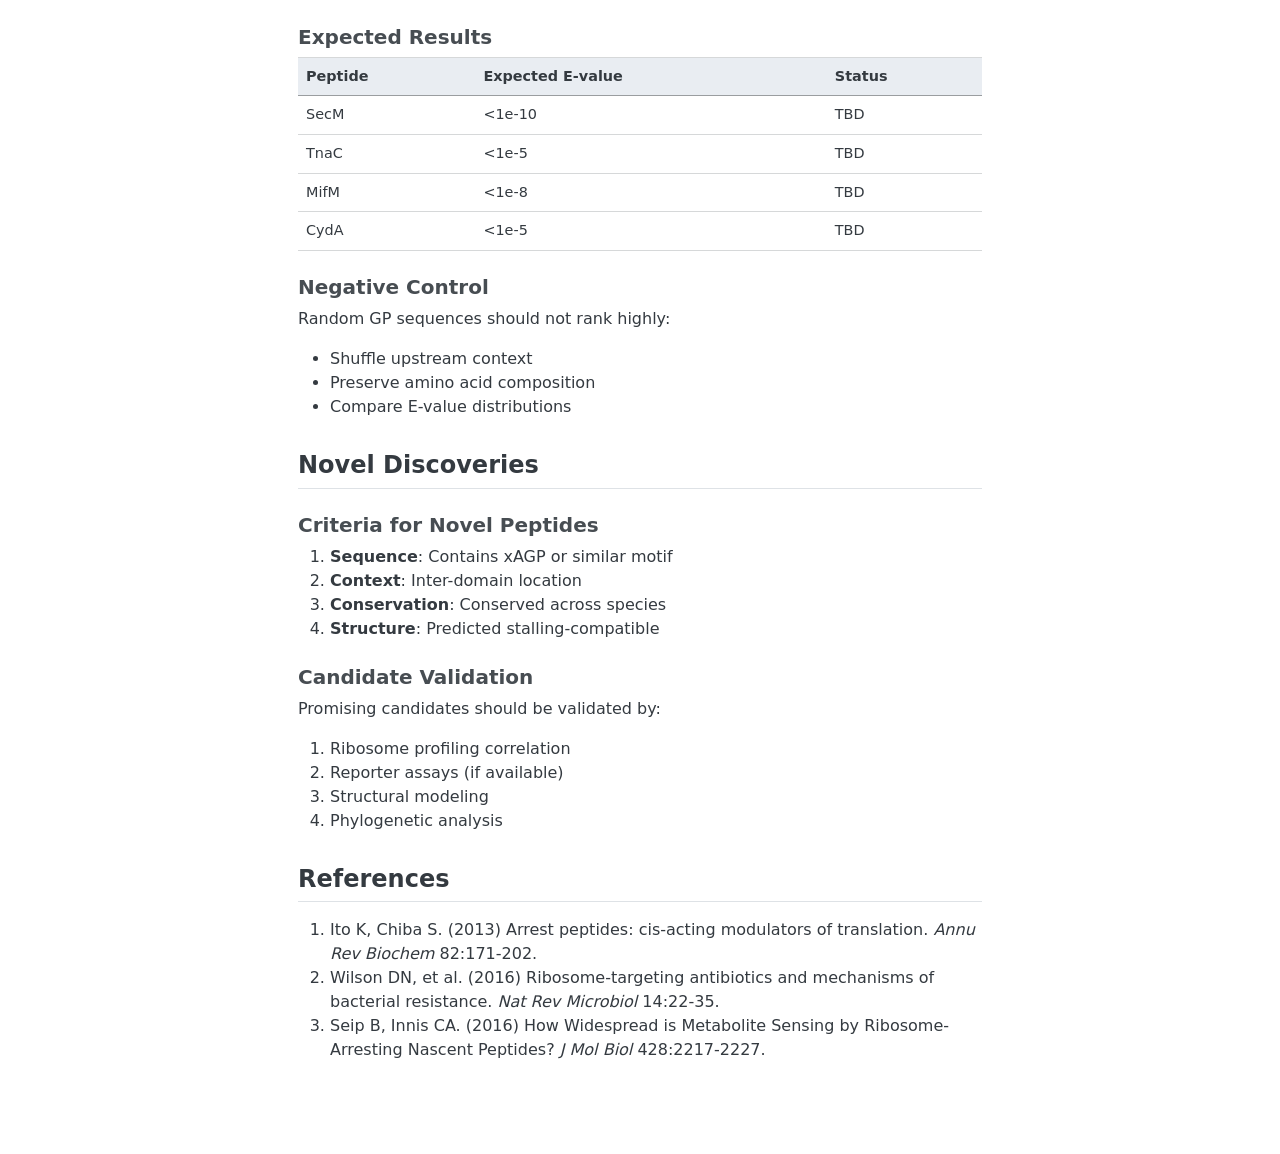
<file: prokaryotic/stalling-peptides.html>
<!DOCTYPE html>
<html xmlns="http://www.w3.org/1999/xhtml" lang="en" xml:lang="en"><head>

<meta charset="utf-8">
<meta name="generator" content="quarto-1.8.26">

<meta name="viewport" content="width=device-width, initial-scale=1.0, user-scalable=yes">

<meta name="dcterms.date" content="2026-01-18">

<title>Known Stalling Peptides – 2A Peptide Discovery</title>
<style>
code{white-space: pre-wrap;}
span.smallcaps{font-variant: small-caps;}
div.columns{display: flex; gap: min(4vw, 1.5em);}
div.column{flex: auto; overflow-x: auto;}
div.hanging-indent{margin-left: 1.5em; text-indent: -1.5em;}
ul.task-list{list-style: none;}
ul.task-list li input[type="checkbox"] {
  width: 0.8em;
  margin: 0 0.8em 0.2em -1em; /* quarto-specific, see https://github.com/quarto-dev/quarto-cli/issues/4556 */ 
  vertical-align: middle;
}
</style>


<script src="../site_libs/quarto-nav/quarto-nav.js"></script>
<script src="../site_libs/quarto-nav/headroom.min.js"></script>
<script src="../site_libs/clipboard/clipboard.min.js"></script>
<script src="../site_libs/quarto-search/autocomplete.umd.js"></script>
<script src="../site_libs/quarto-search/fuse.min.js"></script>
<script src="../site_libs/quarto-search/quarto-search.js"></script>
<meta name="quarto:offset" content="../">
<script src="../site_libs/quarto-html/quarto.js" type="module"></script>
<script src="../site_libs/quarto-html/tabsets/tabsets.js" type="module"></script>
<script src="../site_libs/quarto-html/axe/axe-check.js" type="module"></script>
<script src="../site_libs/quarto-html/popper.min.js"></script>
<script src="../site_libs/quarto-html/tippy.umd.min.js"></script>
<script src="../site_libs/quarto-html/anchor.min.js"></script>
<link href="../site_libs/quarto-html/tippy.css" rel="stylesheet">
<link href="../site_libs/quarto-html/quarto-syntax-highlighting-91951b2397f5a16bc0a033bcc92477b2.css" rel="stylesheet" id="quarto-text-highlighting-styles">
<script src="../site_libs/bootstrap/bootstrap.min.js"></script>
<link href="../site_libs/bootstrap/bootstrap-icons.css" rel="stylesheet">
<link href="../site_libs/bootstrap/bootstrap-e9e313386f1d278665fa88e252026886.min.css" rel="stylesheet" append-hash="true" id="quarto-bootstrap" data-mode="light">
<script id="quarto-search-options" type="application/json">{
  "location": "sidebar",
  "copy-button": false,
  "collapse-after": 3,
  "panel-placement": "start",
  "type": "textbox",
  "limit": 50,
  "keyboard-shortcut": [
    "f",
    "/",
    "s"
  ],
  "show-item-context": false,
  "language": {
    "search-no-results-text": "No results",
    "search-matching-documents-text": "matching documents",
    "search-copy-link-title": "Copy link to search",
    "search-hide-matches-text": "Hide additional matches",
    "search-more-match-text": "more match in this document",
    "search-more-matches-text": "more matches in this document",
    "search-clear-button-title": "Clear",
    "search-text-placeholder": "",
    "search-detached-cancel-button-title": "Cancel",
    "search-submit-button-title": "Submit",
    "search-label": "Search"
  }
}</script>
<meta name="mermaid-theme" content="neutral">
<script src="../site_libs/quarto-diagram/mermaid.min.js"></script>
<script src="../site_libs/quarto-diagram/mermaid-init.js"></script>
<link href="../site_libs/quarto-diagram/mermaid.css" rel="stylesheet">


</head>

<body class="nav-sidebar floating quarto-light">

<div id="quarto-search-results"></div>
  <header id="quarto-header" class="headroom fixed-top">
  <nav class="quarto-secondary-nav">
    <div class="container-fluid d-flex">
      <button type="button" class="quarto-btn-toggle btn" data-bs-toggle="collapse" role="button" data-bs-target=".quarto-sidebar-collapse-item" aria-controls="quarto-sidebar" aria-expanded="false" aria-label="Toggle sidebar navigation" onclick="if (window.quartoToggleHeadroom) { window.quartoToggleHeadroom(); }">
        <i class="bi bi-layout-text-sidebar-reverse"></i>
      </button>
        <nav class="quarto-page-breadcrumbs" aria-label="breadcrumb"><ol class="breadcrumb"><li class="breadcrumb-item"><a href="../prokaryotic/discovery.html">Prokaryotic Discovery</a></li><li class="breadcrumb-item"><a href="../prokaryotic/stalling-peptides.html">Known Stalling Peptides</a></li></ol></nav>
        <a class="flex-grow-1" role="navigation" data-bs-toggle="collapse" data-bs-target=".quarto-sidebar-collapse-item" aria-controls="quarto-sidebar" aria-expanded="false" aria-label="Toggle sidebar navigation" onclick="if (window.quartoToggleHeadroom) { window.quartoToggleHeadroom(); }">      
        </a>
      <button type="button" class="btn quarto-search-button" aria-label="Search" onclick="window.quartoOpenSearch();">
        <i class="bi bi-search"></i>
      </button>
    </div>
  </nav>
</header>
<!-- content -->
<div id="quarto-content" class="quarto-container page-columns page-rows-contents page-layout-article">
<!-- sidebar -->
  <nav id="quarto-sidebar" class="sidebar collapse collapse-horizontal quarto-sidebar-collapse-item sidebar-navigation floating overflow-auto">
    <div class="pt-lg-2 mt-2 text-left sidebar-header">
    <div class="sidebar-title mb-0 py-0">
      <a href="../">2A Peptide Discovery</a> 
    </div>
      </div>
        <div class="mt-2 flex-shrink-0 align-items-center">
        <div class="sidebar-search">
        <div id="quarto-search" class="" title="Search"></div>
        </div>
        </div>
    <div class="sidebar-menu-container"> 
    <ul class="list-unstyled mt-1">
        <li class="sidebar-item sidebar-item-section">
      <div class="sidebar-item-container"> 
            <a class="sidebar-item-text sidebar-link text-start" data-bs-toggle="collapse" data-bs-target="#quarto-sidebar-section-1" role="navigation" aria-expanded="true">
 <span class="menu-text">Overview</span></a>
          <a class="sidebar-item-toggle text-start" data-bs-toggle="collapse" data-bs-target="#quarto-sidebar-section-1" role="navigation" aria-expanded="true" aria-label="Toggle section">
            <i class="bi bi-chevron-right ms-2"></i>
          </a> 
      </div>
      <ul id="quarto-sidebar-section-1" class="collapse list-unstyled sidebar-section depth1 show">  
          <li class="sidebar-item">
  <div class="sidebar-item-container"> 
  <a href="../index.html" class="sidebar-item-text sidebar-link">
 <span class="menu-text">2A Peptide Discovery</span></a>
  </div>
</li>
      </ul>
  </li>
        <li class="sidebar-item sidebar-item-section">
      <div class="sidebar-item-container"> 
            <a class="sidebar-item-text sidebar-link text-start" data-bs-toggle="collapse" data-bs-target="#quarto-sidebar-section-2" role="navigation" aria-expanded="true">
 <span class="menu-text">Methods</span></a>
          <a class="sidebar-item-toggle text-start" data-bs-toggle="collapse" data-bs-target="#quarto-sidebar-section-2" role="navigation" aria-expanded="true" aria-label="Toggle section">
            <i class="bi bi-chevron-right ms-2"></i>
          </a> 
      </div>
      <ul id="quarto-sidebar-section-2" class="collapse list-unstyled sidebar-section depth1 show">  
          <li class="sidebar-item">
  <div class="sidebar-item-container"> 
  <a href="../methods/pipeline.html" class="sidebar-item-text sidebar-link">
 <span class="menu-text">Pipeline Architecture</span></a>
  </div>
</li>
          <li class="sidebar-item">
  <div class="sidebar-item-container"> 
  <a href="../methods/hmm-approach.html" class="sidebar-item-text sidebar-link">
 <span class="menu-text">HMM Methodology</span></a>
  </div>
</li>
          <li class="sidebar-item">
  <div class="sidebar-item-container"> 
  <a href="../methods/databases.html" class="sidebar-item-text sidebar-link">
 <span class="menu-text">Database Sources</span></a>
  </div>
</li>
      </ul>
  </li>
        <li class="sidebar-item sidebar-item-section">
      <div class="sidebar-item-container"> 
            <a class="sidebar-item-text sidebar-link text-start" data-bs-toggle="collapse" data-bs-target="#quarto-sidebar-section-3" role="navigation" aria-expanded="true">
 <span class="menu-text">Eukaryotic 2A Peptides</span></a>
          <a class="sidebar-item-toggle text-start" data-bs-toggle="collapse" data-bs-target="#quarto-sidebar-section-3" role="navigation" aria-expanded="true" aria-label="Toggle section">
            <i class="bi bi-chevron-right ms-2"></i>
          </a> 
      </div>
      <ul id="quarto-sidebar-section-3" class="collapse list-unstyled sidebar-section depth1 show">  
          <li class="sidebar-item">
  <div class="sidebar-item-container"> 
  <a href="../eukaryotic/seed-search.html" class="sidebar-item-text sidebar-link">
 <span class="menu-text">Seed Search Results</span></a>
  </div>
</li>
          <li class="sidebar-item">
  <div class="sidebar-item-container"> 
  <a href="../eukaryotic/class-comparison.html" class="sidebar-item-text sidebar-link">
 <span class="menu-text">Class Comparison</span></a>
  </div>
</li>
          <li class="sidebar-item">
  <div class="sidebar-item-container"> 
  <a href="../eukaryotic/sequence-logos.html" class="sidebar-item-text sidebar-link">
 <span class="menu-text">Sequence Logos</span></a>
  </div>
</li>
      </ul>
  </li>
        <li class="sidebar-item sidebar-item-section">
      <div class="sidebar-item-container"> 
            <a class="sidebar-item-text sidebar-link text-start" data-bs-toggle="collapse" data-bs-target="#quarto-sidebar-section-4" role="navigation" aria-expanded="true">
 <span class="menu-text">Prokaryotic Discovery</span></a>
          <a class="sidebar-item-toggle text-start" data-bs-toggle="collapse" data-bs-target="#quarto-sidebar-section-4" role="navigation" aria-expanded="true" aria-label="Toggle section">
            <i class="bi bi-chevron-right ms-2"></i>
          </a> 
      </div>
      <ul id="quarto-sidebar-section-4" class="collapse list-unstyled sidebar-section depth1 show">  
          <li class="sidebar-item">
  <div class="sidebar-item-container"> 
  <a href="../prokaryotic/discovery.html" class="sidebar-item-text sidebar-link">
 <span class="menu-text">Prokaryotic Discovery Pipeline</span></a>
  </div>
</li>
          <li class="sidebar-item">
  <div class="sidebar-item-container"> 
  <a href="../prokaryotic/gp-motifs.html" class="sidebar-item-text sidebar-link">
 <span class="menu-text">GP Motif Analysis</span></a>
  </div>
</li>
          <li class="sidebar-item">
  <div class="sidebar-item-container"> 
  <a href="../prokaryotic/arrest-motifs.html" class="sidebar-item-text sidebar-link">
 <span class="menu-text">Arrest Motif Analysis</span></a>
  </div>
</li>
          <li class="sidebar-item">
  <div class="sidebar-item-container"> 
  <a href="../prokaryotic/stalling-peptides.html" class="sidebar-item-text sidebar-link active">
 <span class="menu-text">Known Stalling Peptides</span></a>
  </div>
</li>
      </ul>
  </li>
    </ul>
    </div>
</nav>
<div id="quarto-sidebar-glass" class="quarto-sidebar-collapse-item" data-bs-toggle="collapse" data-bs-target=".quarto-sidebar-collapse-item"></div>
<!-- margin-sidebar -->
    <div id="quarto-margin-sidebar" class="sidebar margin-sidebar">
        <nav id="TOC" role="doc-toc" class="toc-active">
    <h2 id="toc-title">On this page</h2>
   
  <ul>
  <li><a href="#overview" id="toc-overview" class="nav-link active" data-scroll-target="#overview">Overview</a></li>
  <li><a href="#secm-secretion-monitor" id="toc-secm-secretion-monitor" class="nav-link" data-scroll-target="#secm-secretion-monitor">SecM (Secretion Monitor)</a>
  <ul class="collapse">
  <li><a href="#sequence" id="toc-sequence" class="nav-link" data-scroll-target="#sequence">Sequence</a></li>
  <li><a href="#characteristics" id="toc-characteristics" class="nav-link" data-scroll-target="#characteristics">Characteristics</a></li>
  <li><a href="#mechanism" id="toc-mechanism" class="nav-link" data-scroll-target="#mechanism">Mechanism</a></li>
  </ul></li>
  <li><a href="#tnac-tryptophanase-leader" id="toc-tnac-tryptophanase-leader" class="nav-link" data-scroll-target="#tnac-tryptophanase-leader">TnaC (Tryptophanase Leader)</a>
  <ul class="collapse">
  <li><a href="#sequence-1" id="toc-sequence-1" class="nav-link" data-scroll-target="#sequence-1">Sequence</a></li>
  <li><a href="#characteristics-1" id="toc-characteristics-1" class="nav-link" data-scroll-target="#characteristics-1">Characteristics</a></li>
  <li><a href="#mechanism-1" id="toc-mechanism-1" class="nav-link" data-scroll-target="#mechanism-1">Mechanism</a></li>
  </ul></li>
  <li><a href="#mifm-membrane-insertion-factor-monitor" id="toc-mifm-membrane-insertion-factor-monitor" class="nav-link" data-scroll-target="#mifm-membrane-insertion-factor-monitor">MifM (Membrane Insertion Factor Monitor)</a>
  <ul class="collapse">
  <li><a href="#sequence-2" id="toc-sequence-2" class="nav-link" data-scroll-target="#sequence-2">Sequence</a></li>
  <li><a href="#characteristics-2" id="toc-characteristics-2" class="nav-link" data-scroll-target="#characteristics-2">Characteristics</a></li>
  <li><a href="#mechanism-2" id="toc-mechanism-2" class="nav-link" data-scroll-target="#mechanism-2">Mechanism</a></li>
  </ul></li>
  <li><a href="#cyda-cytochrome-bd-oxidase" id="toc-cyda-cytochrome-bd-oxidase" class="nav-link" data-scroll-target="#cyda-cytochrome-bd-oxidase">CydA (Cytochrome bd Oxidase)</a>
  <ul class="collapse">
  <li><a href="#sequence-3" id="toc-sequence-3" class="nav-link" data-scroll-target="#sequence-3">Sequence</a></li>
  <li><a href="#characteristics-3" id="toc-characteristics-3" class="nav-link" data-scroll-target="#characteristics-3">Characteristics</a></li>
  </ul></li>
  <li><a href="#comparison-table" id="toc-comparison-table" class="nav-link" data-scroll-target="#comparison-table">Comparison Table</a></li>
  <li><a href="#validation-strategy" id="toc-validation-strategy" class="nav-link" data-scroll-target="#validation-strategy">Validation Strategy</a>
  <ul class="collapse">
  <li><a href="#positive-control" id="toc-positive-control" class="nav-link" data-scroll-target="#positive-control">Positive Control</a></li>
  <li><a href="#expected-results" id="toc-expected-results" class="nav-link" data-scroll-target="#expected-results">Expected Results</a></li>
  <li><a href="#negative-control" id="toc-negative-control" class="nav-link" data-scroll-target="#negative-control">Negative Control</a></li>
  </ul></li>
  <li><a href="#novel-discoveries" id="toc-novel-discoveries" class="nav-link" data-scroll-target="#novel-discoveries">Novel Discoveries</a>
  <ul class="collapse">
  <li><a href="#criteria-for-novel-peptides" id="toc-criteria-for-novel-peptides" class="nav-link" data-scroll-target="#criteria-for-novel-peptides">Criteria for Novel Peptides</a></li>
  <li><a href="#candidate-validation" id="toc-candidate-validation" class="nav-link" data-scroll-target="#candidate-validation">Candidate Validation</a></li>
  </ul></li>
  <li><a href="#references" id="toc-references" class="nav-link" data-scroll-target="#references">References</a></li>
  </ul>
</nav>
    </div>
<!-- main -->
<main class="content" id="quarto-document-content">

<header id="title-block-header" class="quarto-title-block default"><nav class="quarto-page-breadcrumbs quarto-title-breadcrumbs d-none d-lg-block" aria-label="breadcrumb"><ol class="breadcrumb"><li class="breadcrumb-item"><a href="../prokaryotic/discovery.html">Prokaryotic Discovery</a></li><li class="breadcrumb-item"><a href="../prokaryotic/stalling-peptides.html">Known Stalling Peptides</a></li></ol></nav>
<div class="quarto-title">
<h1 class="title">Known Stalling Peptides</h1>
<p class="subtitle lead">Validation against characterized prokaryotic ribosome stalling sequences</p>
</div>



<div class="quarto-title-meta">

    
    <div>
    <div class="quarto-title-meta-heading">Published</div>
    <div class="quarto-title-meta-contents">
      <p class="date">January 18, 2026</p>
    </div>
  </div>
  
    
  </div>
  


</header>


<section id="overview" class="level2">
<h2 class="anchored" data-anchor-id="overview">Overview</h2>
<p>Several prokaryotic ribosome stalling peptides have been experimentally characterized. These serve as positive controls for our discovery pipeline.</p>
</section>
<section id="secm-secretion-monitor" class="level2">
<h2 class="anchored" data-anchor-id="secm-secretion-monitor">SecM (Secretion Monitor)</h2>
<section id="sequence" class="level3">
<h3 class="anchored" data-anchor-id="sequence">Sequence</h3>
<pre><code>FSTPVWISQAQGIRAGP
       ↑      ↑↑↑
       W      Stall site</code></pre>
</section>
<section id="characteristics" class="level3">
<h3 class="anchored" data-anchor-id="characteristics">Characteristics</h3>
<table class="caption-top table">
<thead>
<tr class="header">
<th>Property</th>
<th>Value</th>
</tr>
</thead>
<tbody>
<tr class="odd">
<td>Organism</td>
<td><em>Escherichia coli</em></td>
</tr>
<tr class="even">
<td>Length</td>
<td>17 residues</td>
</tr>
<tr class="odd">
<td>Stall motif</td>
<td>GIRAGP</td>
</tr>
<tr class="even">
<td>Function</td>
<td>Secretion regulation</td>
</tr>
<tr class="odd">
<td>PDB</td>
<td>Multiple structures</td>
</tr>
</tbody>
</table>
</section>
<section id="mechanism" class="level3">
<h3 class="anchored" data-anchor-id="mechanism">Mechanism</h3>
<p>SecM stalls ribosomes when the SecY translocon is unavailable, allowing SecA upregulation.</p>
<div class="cell" data-layout-align="default">
<div class="cell-output-display">
<div id="fig-secm" class="quarto-float quarto-figure quarto-figure-center anchored">
<figure class="quarto-float quarto-float-fig figure">
<div aria-describedby="fig-secm-caption-0ceaefa1-69ba-4598-a22c-09a6ac19f8ca">
<div>
<pre class="mermaid mermaid-js" data-label="fig-secm">flowchart LR
    mRNA[secM-secA mRNA] --&gt; Ribosome
    Ribosome --&gt; |SecY available| Continue[Translation continues]
    Ribosome --&gt; |SecY blocked| Stall[Ribosome stalls]
    Stall --&gt; |Structure change| Expose[secA RBS exposed]
    Expose --&gt; SecA[SecA synthesis]
</pre>
</div>
</div>
<figcaption class="quarto-float-caption-bottom quarto-float-caption quarto-float-fig" id="fig-secm-caption-0ceaefa1-69ba-4598-a22c-09a6ac19f8ca">
Figure&nbsp;1: SecM regulatory mechanism
</figcaption>
</figure>
</div>
</div>
</div>
</section>
</section>
<section id="tnac-tryptophanase-leader" class="level2">
<h2 class="anchored" data-anchor-id="tnac-tryptophanase-leader">TnaC (Tryptophanase Leader)</h2>
<section id="sequence-1" class="level3">
<h3 class="anchored" data-anchor-id="sequence-1">Sequence</h3>
<pre><code>WDPXXXXIGP (consensus)
↑         ↑↑
W         Stall (tryptophan-dependent)</code></pre>
</section>
<section id="characteristics-1" class="level3">
<h3 class="anchored" data-anchor-id="characteristics-1">Characteristics</h3>
<table class="caption-top table">
<thead>
<tr class="header">
<th>Property</th>
<th>Value</th>
</tr>
</thead>
<tbody>
<tr class="odd">
<td>Organism</td>
<td><em>Escherichia coli</em></td>
</tr>
<tr class="even">
<td>Length</td>
<td>Variable (~24 residues)</td>
</tr>
<tr class="odd">
<td>Stall motif</td>
<td>IGP (tryptophan-dependent)</td>
</tr>
<tr class="even">
<td>Function</td>
<td>Tryptophan catabolism</td>
</tr>
<tr class="odd">
<td>Inducer</td>
<td>L-tryptophan</td>
</tr>
</tbody>
</table>
</section>
<section id="mechanism-1" class="level3">
<h3 class="anchored" data-anchor-id="mechanism-1">Mechanism</h3>
<p>TnaC stalling requires free L-tryptophan in the ribosome exit tunnel, linking amino acid availability to gene expression.</p>
</section>
</section>
<section id="mifm-membrane-insertion-factor-monitor" class="level2">
<h2 class="anchored" data-anchor-id="mifm-membrane-insertion-factor-monitor">MifM (Membrane Insertion Factor Monitor)</h2>
<section id="sequence-2" class="level3">
<h3 class="anchored" data-anchor-id="sequence-2">Sequence</h3>
<pre><code>XXXGPXXGIAGP
   ↑↑    ↑↑↑↑
   GP    Stall site</code></pre>
</section>
<section id="characteristics-2" class="level3">
<h3 class="anchored" data-anchor-id="characteristics-2">Characteristics</h3>
<table class="caption-top table">
<thead>
<tr class="header">
<th>Property</th>
<th>Value</th>
</tr>
</thead>
<tbody>
<tr class="odd">
<td>Organism</td>
<td><em>Bacillus subtilis</em></td>
</tr>
<tr class="even">
<td>Length</td>
<td>~90 residues (full peptide)</td>
</tr>
<tr class="odd">
<td>Stall motif</td>
<td>GIAGP</td>
</tr>
<tr class="even">
<td>Function</td>
<td>YidC regulation</td>
</tr>
<tr class="odd">
<td>Homologs</td>
<td>Many Firmicutes</td>
</tr>
</tbody>
</table>
</section>
<section id="mechanism-2" class="level3">
<h3 class="anchored" data-anchor-id="mechanism-2">Mechanism</h3>
<p>MifM monitors membrane protein insertion via YidC. When insertion is impaired, stalling upregulates YidC2.</p>
</section>
</section>
<section id="cyda-cytochrome-bd-oxidase" class="level2">
<h2 class="anchored" data-anchor-id="cyda-cytochrome-bd-oxidase">CydA (Cytochrome bd Oxidase)</h2>
<section id="sequence-3" class="level3">
<h3 class="anchored" data-anchor-id="sequence-3">Sequence</h3>
<pre><code>XXXRAGP
   ↑↑↑↑
   Stall site</code></pre>
</section>
<section id="characteristics-3" class="level3">
<h3 class="anchored" data-anchor-id="characteristics-3">Characteristics</h3>
<table class="caption-top table">
<thead>
<tr class="header">
<th>Property</th>
<th>Value</th>
</tr>
</thead>
<tbody>
<tr class="odd">
<td>Organism</td>
<td><em>Escherichia coli</em></td>
</tr>
<tr class="even">
<td>Length</td>
<td>Short leader</td>
</tr>
<tr class="odd">
<td>Stall motif</td>
<td>RAGP</td>
</tr>
<tr class="even">
<td>Function</td>
<td>Cytochrome regulation</td>
</tr>
</tbody>
</table>
</section>
</section>
<section id="comparison-table" class="level2">
<h2 class="anchored" data-anchor-id="comparison-table">Comparison Table</h2>
<table class="caption-top table">
<thead>
<tr class="header">
<th>Peptide</th>
<th>Motif</th>
<th>Trigger</th>
<th>Response</th>
</tr>
</thead>
<tbody>
<tr class="odd">
<td>SecM</td>
<td>GIRAGP</td>
<td>SecY absence</td>
<td>SecA↑</td>
</tr>
<tr class="even">
<td>TnaC</td>
<td>IGP</td>
<td>Trp presence</td>
<td>TnaAB↑</td>
</tr>
<tr class="odd">
<td>MifM</td>
<td>GIAGP</td>
<td>YidC absence</td>
<td>YidC2↑</td>
</tr>
<tr class="even">
<td>CydA</td>
<td>RAGP</td>
<td>Unknown</td>
<td>CydB?</td>
</tr>
</tbody>
</table>
</section>
<section id="validation-strategy" class="level2">
<h2 class="anchored" data-anchor-id="validation-strategy">Validation Strategy</h2>
<section id="positive-control" class="level3">
<h3 class="anchored" data-anchor-id="positive-control">Positive Control</h3>
<p>Our HMMs should recover known stalling peptides:</p>
<ol type="1">
<li>Search prokaryotic databases with seed HMMs</li>
<li>Check for known peptides in results</li>
<li>Measure E-values and ranks</li>
</ol>
</section>
<section id="expected-results" class="level3">
<h3 class="anchored" data-anchor-id="expected-results">Expected Results</h3>
<table class="caption-top table">
<thead>
<tr class="header">
<th>Peptide</th>
<th>Expected E-value</th>
<th>Status</th>
</tr>
</thead>
<tbody>
<tr class="odd">
<td>SecM</td>
<td>&lt;1e-10</td>
<td>TBD</td>
</tr>
<tr class="even">
<td>TnaC</td>
<td>&lt;1e-5</td>
<td>TBD</td>
</tr>
<tr class="odd">
<td>MifM</td>
<td>&lt;1e-8</td>
<td>TBD</td>
</tr>
<tr class="even">
<td>CydA</td>
<td>&lt;1e-5</td>
<td>TBD</td>
</tr>
</tbody>
</table>
</section>
<section id="negative-control" class="level3">
<h3 class="anchored" data-anchor-id="negative-control">Negative Control</h3>
<p>Random GP sequences should not rank highly:</p>
<ul>
<li>Shuffle upstream context</li>
<li>Preserve amino acid composition</li>
<li>Compare E-value distributions</li>
</ul>
</section>
</section>
<section id="novel-discoveries" class="level2">
<h2 class="anchored" data-anchor-id="novel-discoveries">Novel Discoveries</h2>
<section id="criteria-for-novel-peptides" class="level3">
<h3 class="anchored" data-anchor-id="criteria-for-novel-peptides">Criteria for Novel Peptides</h3>
<ol type="1">
<li><strong>Sequence</strong>: Contains xAGP or similar motif</li>
<li><strong>Context</strong>: Inter-domain location</li>
<li><strong>Conservation</strong>: Conserved across species</li>
<li><strong>Structure</strong>: Predicted stalling-compatible</li>
</ol>
</section>
<section id="candidate-validation" class="level3">
<h3 class="anchored" data-anchor-id="candidate-validation">Candidate Validation</h3>
<p>Promising candidates should be validated by:</p>
<ol type="1">
<li>Ribosome profiling correlation</li>
<li>Reporter assays (if available)</li>
<li>Structural modeling</li>
<li>Phylogenetic analysis</li>
</ol>
</section>
</section>
<section id="references" class="level2">
<h2 class="anchored" data-anchor-id="references">References</h2>
<ol type="1">
<li>Ito K, Chiba S. (2013) Arrest peptides: cis-acting modulators of translation. <em>Annu Rev Biochem</em> 82:171-202.</li>
<li>Wilson DN, et al.&nbsp;(2016) Ribosome-targeting antibiotics and mechanisms of bacterial resistance. <em>Nat Rev Microbiol</em> 14:22-35.</li>
<li>Seip B, Innis CA. (2016) How Widespread is Metabolite Sensing by Ribosome-Arresting Nascent Peptides? <em>J Mol Biol</em> 428:2217-2227.</li>
</ol>


</section>

</main> <!-- /main -->
<script id="quarto-html-after-body" type="application/javascript">
  window.document.addEventListener("DOMContentLoaded", function (event) {
    const icon = "";
    const anchorJS = new window.AnchorJS();
    anchorJS.options = {
      placement: 'right',
      icon: icon
    };
    anchorJS.add('.anchored');
    const isCodeAnnotation = (el) => {
      for (const clz of el.classList) {
        if (clz.startsWith('code-annotation-')) {                     
          return true;
        }
      }
      return false;
    }
    const onCopySuccess = function(e) {
      // button target
      const button = e.trigger;
      // don't keep focus
      button.blur();
      // flash "checked"
      button.classList.add('code-copy-button-checked');
      var currentTitle = button.getAttribute("title");
      button.setAttribute("title", "Copied!");
      let tooltip;
      if (window.bootstrap) {
        button.setAttribute("data-bs-toggle", "tooltip");
        button.setAttribute("data-bs-placement", "left");
        button.setAttribute("data-bs-title", "Copied!");
        tooltip = new bootstrap.Tooltip(button, 
          { trigger: "manual", 
            customClass: "code-copy-button-tooltip",
            offset: [0, -8]});
        tooltip.show();    
      }
      setTimeout(function() {
        if (tooltip) {
          tooltip.hide();
          button.removeAttribute("data-bs-title");
          button.removeAttribute("data-bs-toggle");
          button.removeAttribute("data-bs-placement");
        }
        button.setAttribute("title", currentTitle);
        button.classList.remove('code-copy-button-checked');
      }, 1000);
      // clear code selection
      e.clearSelection();
    }
    const getTextToCopy = function(trigger) {
      const outerScaffold = trigger.parentElement.cloneNode(true);
      const codeEl = outerScaffold.querySelector('code');
      for (const childEl of codeEl.children) {
        if (isCodeAnnotation(childEl)) {
          childEl.remove();
        }
      }
      return codeEl.innerText;
    }
    const clipboard = new window.ClipboardJS('.code-copy-button:not([data-in-quarto-modal])', {
      text: getTextToCopy
    });
    clipboard.on('success', onCopySuccess);
    if (window.document.getElementById('quarto-embedded-source-code-modal')) {
      const clipboardModal = new window.ClipboardJS('.code-copy-button[data-in-quarto-modal]', {
        text: getTextToCopy,
        container: window.document.getElementById('quarto-embedded-source-code-modal')
      });
      clipboardModal.on('success', onCopySuccess);
    }
      var localhostRegex = new RegExp(/^(?:http|https):\/\/localhost\:?[0-9]*\//);
      var mailtoRegex = new RegExp(/^mailto:/);
        var filterRegex = new RegExp("https:\/\/rnabioco\.github\.io\/2a-peptide-search\/");
      var isInternal = (href) => {
          return filterRegex.test(href) || localhostRegex.test(href) || mailtoRegex.test(href);
      }
      // Inspect non-navigation links and adorn them if external
     var links = window.document.querySelectorAll('a[href]:not(.nav-link):not(.navbar-brand):not(.toc-action):not(.sidebar-link):not(.sidebar-item-toggle):not(.pagination-link):not(.no-external):not([aria-hidden]):not(.dropdown-item):not(.quarto-navigation-tool):not(.about-link)');
      for (var i=0; i<links.length; i++) {
        const link = links[i];
        if (!isInternal(link.href)) {
          // undo the damage that might have been done by quarto-nav.js in the case of
          // links that we want to consider external
          if (link.dataset.originalHref !== undefined) {
            link.href = link.dataset.originalHref;
          }
        }
      }
    function tippyHover(el, contentFn, onTriggerFn, onUntriggerFn) {
      const config = {
        allowHTML: true,
        maxWidth: 500,
        delay: 100,
        arrow: false,
        appendTo: function(el) {
            return el.parentElement;
        },
        interactive: true,
        interactiveBorder: 10,
        theme: 'quarto',
        placement: 'bottom-start',
      };
      if (contentFn) {
        config.content = contentFn;
      }
      if (onTriggerFn) {
        config.onTrigger = onTriggerFn;
      }
      if (onUntriggerFn) {
        config.onUntrigger = onUntriggerFn;
      }
      window.tippy(el, config); 
    }
    const noterefs = window.document.querySelectorAll('a[role="doc-noteref"]');
    for (var i=0; i<noterefs.length; i++) {
      const ref = noterefs[i];
      tippyHover(ref, function() {
        // use id or data attribute instead here
        let href = ref.getAttribute('data-footnote-href') || ref.getAttribute('href');
        try { href = new URL(href).hash; } catch {}
        const id = href.replace(/^#\/?/, "");
        const note = window.document.getElementById(id);
        if (note) {
          return note.innerHTML;
        } else {
          return "";
        }
      });
    }
    const xrefs = window.document.querySelectorAll('a.quarto-xref');
    const processXRef = (id, note) => {
      // Strip column container classes
      const stripColumnClz = (el) => {
        el.classList.remove("page-full", "page-columns");
        if (el.children) {
          for (const child of el.children) {
            stripColumnClz(child);
          }
        }
      }
      stripColumnClz(note)
      if (id === null || id.startsWith('sec-')) {
        // Special case sections, only their first couple elements
        const container = document.createElement("div");
        if (note.children && note.children.length > 2) {
          container.appendChild(note.children[0].cloneNode(true));
          for (let i = 1; i < note.children.length; i++) {
            const child = note.children[i];
            if (child.tagName === "P" && child.innerText === "") {
              continue;
            } else {
              container.appendChild(child.cloneNode(true));
              break;
            }
          }
          if (window.Quarto?.typesetMath) {
            window.Quarto.typesetMath(container);
          }
          return container.innerHTML
        } else {
          if (window.Quarto?.typesetMath) {
            window.Quarto.typesetMath(note);
          }
          return note.innerHTML;
        }
      } else {
        // Remove any anchor links if they are present
        const anchorLink = note.querySelector('a.anchorjs-link');
        if (anchorLink) {
          anchorLink.remove();
        }
        if (window.Quarto?.typesetMath) {
          window.Quarto.typesetMath(note);
        }
        if (note.classList.contains("callout")) {
          return note.outerHTML;
        } else {
          return note.innerHTML;
        }
      }
    }
    for (var i=0; i<xrefs.length; i++) {
      const xref = xrefs[i];
      tippyHover(xref, undefined, function(instance) {
        instance.disable();
        let url = xref.getAttribute('href');
        let hash = undefined; 
        if (url.startsWith('#')) {
          hash = url;
        } else {
          try { hash = new URL(url).hash; } catch {}
        }
        if (hash) {
          const id = hash.replace(/^#\/?/, "");
          const note = window.document.getElementById(id);
          if (note !== null) {
            try {
              const html = processXRef(id, note.cloneNode(true));
              instance.setContent(html);
            } finally {
              instance.enable();
              instance.show();
            }
          } else {
            // See if we can fetch this
            fetch(url.split('#')[0])
            .then(res => res.text())
            .then(html => {
              const parser = new DOMParser();
              const htmlDoc = parser.parseFromString(html, "text/html");
              const note = htmlDoc.getElementById(id);
              if (note !== null) {
                const html = processXRef(id, note);
                instance.setContent(html);
              } 
            }).finally(() => {
              instance.enable();
              instance.show();
            });
          }
        } else {
          // See if we can fetch a full url (with no hash to target)
          // This is a special case and we should probably do some content thinning / targeting
          fetch(url)
          .then(res => res.text())
          .then(html => {
            const parser = new DOMParser();
            const htmlDoc = parser.parseFromString(html, "text/html");
            const note = htmlDoc.querySelector('main.content');
            if (note !== null) {
              // This should only happen for chapter cross references
              // (since there is no id in the URL)
              // remove the first header
              if (note.children.length > 0 && note.children[0].tagName === "HEADER") {
                note.children[0].remove();
              }
              const html = processXRef(null, note);
              instance.setContent(html);
            } 
          }).finally(() => {
            instance.enable();
            instance.show();
          });
        }
      }, function(instance) {
      });
    }
        let selectedAnnoteEl;
        const selectorForAnnotation = ( cell, annotation) => {
          let cellAttr = 'data-code-cell="' + cell + '"';
          let lineAttr = 'data-code-annotation="' +  annotation + '"';
          const selector = 'span[' + cellAttr + '][' + lineAttr + ']';
          return selector;
        }
        const selectCodeLines = (annoteEl) => {
          const doc = window.document;
          const targetCell = annoteEl.getAttribute("data-target-cell");
          const targetAnnotation = annoteEl.getAttribute("data-target-annotation");
          const annoteSpan = window.document.querySelector(selectorForAnnotation(targetCell, targetAnnotation));
          const lines = annoteSpan.getAttribute("data-code-lines").split(",");
          const lineIds = lines.map((line) => {
            return targetCell + "-" + line;
          })
          let top = null;
          let height = null;
          let parent = null;
          if (lineIds.length > 0) {
              //compute the position of the single el (top and bottom and make a div)
              const el = window.document.getElementById(lineIds[0]);
              top = el.offsetTop;
              height = el.offsetHeight;
              parent = el.parentElement.parentElement;
            if (lineIds.length > 1) {
              const lastEl = window.document.getElementById(lineIds[lineIds.length - 1]);
              const bottom = lastEl.offsetTop + lastEl.offsetHeight;
              height = bottom - top;
            }
            if (top !== null && height !== null && parent !== null) {
              // cook up a div (if necessary) and position it 
              let div = window.document.getElementById("code-annotation-line-highlight");
              if (div === null) {
                div = window.document.createElement("div");
                div.setAttribute("id", "code-annotation-line-highlight");
                div.style.position = 'absolute';
                parent.appendChild(div);
              }
              div.style.top = top - 2 + "px";
              div.style.height = height + 4 + "px";
              div.style.left = 0;
              let gutterDiv = window.document.getElementById("code-annotation-line-highlight-gutter");
              if (gutterDiv === null) {
                gutterDiv = window.document.createElement("div");
                gutterDiv.setAttribute("id", "code-annotation-line-highlight-gutter");
                gutterDiv.style.position = 'absolute';
                const codeCell = window.document.getElementById(targetCell);
                const gutter = codeCell.querySelector('.code-annotation-gutter');
                gutter.appendChild(gutterDiv);
              }
              gutterDiv.style.top = top - 2 + "px";
              gutterDiv.style.height = height + 4 + "px";
            }
            selectedAnnoteEl = annoteEl;
          }
        };
        const unselectCodeLines = () => {
          const elementsIds = ["code-annotation-line-highlight", "code-annotation-line-highlight-gutter"];
          elementsIds.forEach((elId) => {
            const div = window.document.getElementById(elId);
            if (div) {
              div.remove();
            }
          });
          selectedAnnoteEl = undefined;
        };
          // Handle positioning of the toggle
      window.addEventListener(
        "resize",
        throttle(() => {
          elRect = undefined;
          if (selectedAnnoteEl) {
            selectCodeLines(selectedAnnoteEl);
          }
        }, 10)
      );
      function throttle(fn, ms) {
      let throttle = false;
      let timer;
        return (...args) => {
          if(!throttle) { // first call gets through
              fn.apply(this, args);
              throttle = true;
          } else { // all the others get throttled
              if(timer) clearTimeout(timer); // cancel #2
              timer = setTimeout(() => {
                fn.apply(this, args);
                timer = throttle = false;
              }, ms);
          }
        };
      }
        // Attach click handler to the DT
        const annoteDls = window.document.querySelectorAll('dt[data-target-cell]');
        for (const annoteDlNode of annoteDls) {
          annoteDlNode.addEventListener('click', (event) => {
            const clickedEl = event.target;
            if (clickedEl !== selectedAnnoteEl) {
              unselectCodeLines();
              const activeEl = window.document.querySelector('dt[data-target-cell].code-annotation-active');
              if (activeEl) {
                activeEl.classList.remove('code-annotation-active');
              }
              selectCodeLines(clickedEl);
              clickedEl.classList.add('code-annotation-active');
            } else {
              // Unselect the line
              unselectCodeLines();
              clickedEl.classList.remove('code-annotation-active');
            }
          });
        }
    const findCites = (el) => {
      const parentEl = el.parentElement;
      if (parentEl) {
        const cites = parentEl.dataset.cites;
        if (cites) {
          return {
            el,
            cites: cites.split(' ')
          };
        } else {
          return findCites(el.parentElement)
        }
      } else {
        return undefined;
      }
    };
    var bibliorefs = window.document.querySelectorAll('a[role="doc-biblioref"]');
    for (var i=0; i<bibliorefs.length; i++) {
      const ref = bibliorefs[i];
      const citeInfo = findCites(ref);
      if (citeInfo) {
        tippyHover(citeInfo.el, function() {
          var popup = window.document.createElement('div');
          citeInfo.cites.forEach(function(cite) {
            var citeDiv = window.document.createElement('div');
            citeDiv.classList.add('hanging-indent');
            citeDiv.classList.add('csl-entry');
            var biblioDiv = window.document.getElementById('ref-' + cite);
            if (biblioDiv) {
              citeDiv.innerHTML = biblioDiv.innerHTML;
            }
            popup.appendChild(citeDiv);
          });
          return popup.innerHTML;
        });
      }
    }
  });
  </script>
</div> <!-- /content -->




</body></html>
</file>
<file: site_libs/quarto-html/tippy.css>
.tippy-box[data-animation=fade][data-state=hidden]{opacity:0}[data-tippy-root]{max-width:calc(100vw - 10px)}.tippy-box{position:relative;background-color:#333;color:#fff;border-radius:4px;font-size:14px;line-height:1.4;white-space:normal;outline:0;transition-property:transform,visibility,opacity}.tippy-box[data-placement^=top]>.tippy-arrow{bottom:0}.tippy-box[data-placement^=top]>.tippy-arrow:before{bottom:-7px;left:0;border-width:8px 8px 0;border-top-color:initial;transform-origin:center top}.tippy-box[data-placement^=bottom]>.tippy-arrow{top:0}.tippy-box[data-placement^=bottom]>.tippy-arrow:before{top:-7px;left:0;border-width:0 8px 8px;border-bottom-color:initial;transform-origin:center bottom}.tippy-box[data-placement^=left]>.tippy-arrow{right:0}.tippy-box[data-placement^=left]>.tippy-arrow:before{border-width:8px 0 8px 8px;border-left-color:initial;right:-7px;transform-origin:center left}.tippy-box[data-placement^=right]>.tippy-arrow{left:0}.tippy-box[data-placement^=right]>.tippy-arrow:before{left:-7px;border-width:8px 8px 8px 0;border-right-color:initial;transform-origin:center right}.tippy-box[data-inertia][data-state=visible]{transition-timing-function:cubic-bezier(.54,1.5,.38,1.11)}.tippy-arrow{width:16px;height:16px;color:#333}.tippy-arrow:before{content:"";position:absolute;border-color:transparent;border-style:solid}.tippy-content{position:relative;padding:5px 9px;z-index:1}
</file>
<file: site_libs/quarto-html/quarto-syntax-highlighting-91951b2397f5a16bc0a033bcc92477b2.css>
/* quarto syntax highlight colors */
:root {
  --quarto-hl-ot-color: #003B4F;
  --quarto-hl-at-color: #657422;
  --quarto-hl-ss-color: #20794D;
  --quarto-hl-an-color: #5E5E5E;
  --quarto-hl-fu-color: #4758AB;
  --quarto-hl-st-color: #20794D;
  --quarto-hl-cf-color: #003B4F;
  --quarto-hl-op-color: #5E5E5E;
  --quarto-hl-er-color: #AD0000;
  --quarto-hl-bn-color: #AD0000;
  --quarto-hl-al-color: #AD0000;
  --quarto-hl-va-color: #111111;
  --quarto-hl-bu-color: inherit;
  --quarto-hl-ex-color: inherit;
  --quarto-hl-pp-color: #AD0000;
  --quarto-hl-in-color: #5E5E5E;
  --quarto-hl-vs-color: #20794D;
  --quarto-hl-wa-color: #5E5E5E;
  --quarto-hl-do-color: #5E5E5E;
  --quarto-hl-im-color: #00769E;
  --quarto-hl-ch-color: #20794D;
  --quarto-hl-dt-color: #AD0000;
  --quarto-hl-fl-color: #AD0000;
  --quarto-hl-co-color: #5E5E5E;
  --quarto-hl-cv-color: #5E5E5E;
  --quarto-hl-cn-color: #8f5902;
  --quarto-hl-sc-color: #5E5E5E;
  --quarto-hl-dv-color: #AD0000;
  --quarto-hl-kw-color: #003B4F;
}

/* other quarto variables */
:root {
  --quarto-font-monospace: "Fira Code", "JetBrains Mono", "Cascadia Code", monospace;
}

/* syntax highlight based on Pandoc's rules */
pre > code.sourceCode > span {
  color: #003B4F;
}

code.sourceCode > span {
  color: #003B4F;
}

div.sourceCode,
div.sourceCode pre.sourceCode {
  color: #003B4F;
}

/* Normal */
code span {
  color: #003B4F;
}

/* Alert */
code span.al {
  color: #AD0000;
  font-style: inherit;
}

/* Annotation */
code span.an {
  color: #5E5E5E;
  font-style: inherit;
}

/* Attribute */
code span.at {
  color: #657422;
  font-style: inherit;
}

/* BaseN */
code span.bn {
  color: #AD0000;
  font-style: inherit;
}

/* BuiltIn */
code span.bu {
  font-style: inherit;
}

/* ControlFlow */
code span.cf {
  color: #003B4F;
  font-weight: bold;
  font-style: inherit;
}

/* Char */
code span.ch {
  color: #20794D;
  font-style: inherit;
}

/* Constant */
code span.cn {
  color: #8f5902;
  font-style: inherit;
}

/* Comment */
code span.co {
  color: #5E5E5E;
  font-style: inherit;
}

/* CommentVar */
code span.cv {
  color: #5E5E5E;
  font-style: italic;
}

/* Documentation */
code span.do {
  color: #5E5E5E;
  font-style: italic;
}

/* DataType */
code span.dt {
  color: #AD0000;
  font-style: inherit;
}

/* DecVal */
code span.dv {
  color: #AD0000;
  font-style: inherit;
}

/* Error */
code span.er {
  color: #AD0000;
  font-style: inherit;
}

/* Extension */
code span.ex {
  font-style: inherit;
}

/* Float */
code span.fl {
  color: #AD0000;
  font-style: inherit;
}

/* Function */
code span.fu {
  color: #4758AB;
  font-style: inherit;
}

/* Import */
code span.im {
  color: #00769E;
  font-style: inherit;
}

/* Information */
code span.in {
  color: #5E5E5E;
  font-style: inherit;
}

/* Keyword */
code span.kw {
  color: #003B4F;
  font-weight: bold;
  font-style: inherit;
}

/* Operator */
code span.op {
  color: #5E5E5E;
  font-style: inherit;
}

/* Other */
code span.ot {
  color: #003B4F;
  font-style: inherit;
}

/* Preprocessor */
code span.pp {
  color: #AD0000;
  font-style: inherit;
}

/* SpecialChar */
code span.sc {
  color: #5E5E5E;
  font-style: inherit;
}

/* SpecialString */
code span.ss {
  color: #20794D;
  font-style: inherit;
}

/* String */
code span.st {
  color: #20794D;
  font-style: inherit;
}

/* Variable */
code span.va {
  color: #111111;
  font-style: inherit;
}

/* VerbatimString */
code span.vs {
  color: #20794D;
  font-style: inherit;
}

/* Warning */
code span.wa {
  color: #5E5E5E;
  font-style: italic;
}

.prevent-inlining {
  content: "</";
}

/*# sourceMappingURL=e9ee73061c715687a02ab6f005e164eb.css.map */
</file>
<file: site_libs/quarto-diagram/mermaid.css>
.mermaidTooltip {
  position: absolute;
  text-align: center;
  max-width: 200px;
  padding: 2px;
  font-family: "trebuchet ms", verdana, arial;
  font-size: 12px;
  background: #ffffde;
  border: 1px solid #aaaa33;
  border-radius: 2px;
  pointer-events: none;
  z-index: 1000;
}
</file>
